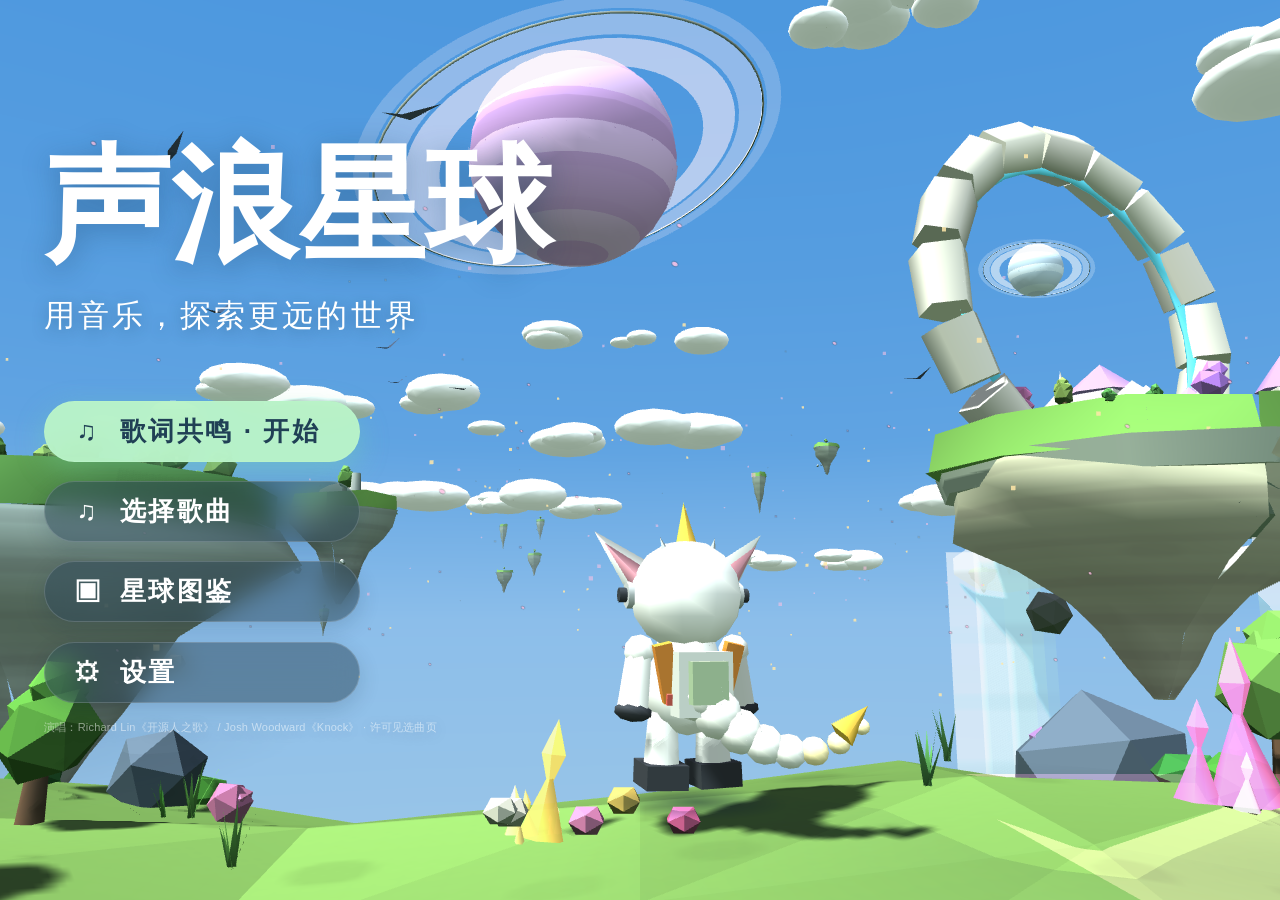
<file: index.html>
<!doctype html>
<html lang="zh-CN">
<head>
<meta charset="UTF-8" />
<meta name="viewport" content="width=device-width,initial-scale=1.0,user-scalable=no" />
<link rel="icon" href="data:," />
<title>声浪星球 · Soundwave Planet</title>
<link rel="stylesheet" href="causeway-visual.css" />
<style>
  *{box-sizing:border-box;-webkit-tap-highlight-color:transparent}
  html,body{margin:0;height:100%;overflow:hidden;background:#BFE9FF;
    font-family:-apple-system,BlinkMacSystemFont,"PingFang SC","Microsoft YaHei",sans-serif;
    -webkit-font-smoothing:antialiased;user-select:none}
  #stage{position:fixed;inset:0}
  canvas{display:block}

  /* ============ HUD 容器 ============ */
  #huds{position:fixed;inset:0;pointer-events:none;z-index:10}
  .hudLayer{ --px: calc(100vh / 941); position:absolute;inset:0;overflow:hidden }
  .quad{position:absolute;width:50%;height:50%;overflow:hidden}
  .quad.q0{left:0;top:0} .quad.q1{left:50%;top:0}
  .quad.q2{left:0;top:50%} .quad.q3{left:50%;top:50%}
  .quad>.hudLayer{width:100vw;height:100vh;inset:auto;left:0;top:0;
    transform:scale(.5);transform-origin:0 0}

  #divider{position:absolute;inset:0;display:none;pointer-events:none;z-index:12}
  #divider.on{display:block}
  #divider:before{content:"";position:absolute;left:calc(50% - 2.5px);top:0;width:5px;height:100%;background:#fff}
  #divider:after{content:"";position:absolute;top:calc(50% - 2.5px);left:0;height:5px;width:100%;background:#fff}

  /* ============ 通用玻璃卡 ============ */
  .glass{
    background:rgba(28,60,88,.44);
    border:calc(1px) solid rgba(255,255,255,.14);
    backdrop-filter:blur(14px);-webkit-backdrop-filter:blur(14px);
    border-radius:calc(26 * var(--px));
    box-shadow:0 calc(10 * var(--px)) calc(30 * var(--px)) rgba(14,35,54,.18);
  }
  .hud{position:absolute;pointer-events:none}
  h1,h2,p{margin:0}

  /* ---------- 音乐卡 ---------- */
  .music{left:calc(40*var(--px));top:calc(44*var(--px));
    width:calc(372*var(--px));height:calc(134*var(--px));
    padding:calc(24*var(--px));display:flex;gap:calc(22*var(--px));align-items:center}
  .music .cover{width:calc(86*var(--px));height:calc(86*var(--px));border-radius:calc(18*var(--px));
    flex:0 0 auto;position:relative;overflow:hidden;
    background:linear-gradient(150deg,#F6C3CE,#8E6BA6 58%,#3E3660)}
  .music .cover:after{content:"";position:absolute;inset:0;
    background:radial-gradient(circle at 64% 26%,rgba(255,244,218,.95) 0 13%,rgba(255,244,218,0) 44%)}
  .music .meta{flex:1;min-width:0}
  .music .meta .t{font-size:calc(30*var(--px));font-weight:700;color:#fff;letter-spacing:.02em;
    line-height:1.1;white-space:nowrap;overflow:hidden;text-overflow:ellipsis}
  .music .meta .a{font-size:calc(21*var(--px));font-weight:500;color:rgba(255,255,255,.78);margin-top:calc(3*var(--px))}
  .music .meta .time{font-size:calc(18*var(--px));font-weight:500;color:rgba(255,255,255,.74);
    margin-top:calc(8*var(--px));letter-spacing:.04em}
  .wave{display:flex;align-items:flex-end;gap:calc(3*var(--px));height:calc(20*var(--px));margin-top:calc(6*var(--px))}
  .wave i{width:calc(3*var(--px));border-radius:calc(2*var(--px));background:rgba(168,238,255,.95);display:block}
  .wave i.dim{background:rgba(255,255,255,.30)}

  /* ---------- 任务卡 ---------- */
  .task{right:calc(66*var(--px));top:calc(36*var(--px));
    width:calc(340*var(--px));padding:calc(26*var(--px)) calc(28*var(--px))}
  .task .h{font-size:calc(28*var(--px));font-weight:700;color:#fff;margin-bottom:calc(12*var(--px));
    letter-spacing:.05em}
  .task .li{display:flex;align-items:center;gap:calc(14*var(--px));
    font-size:calc(23*var(--px));color:rgba(255,255,255,.90);font-weight:500;padding:calc(7*var(--px)) 0}
  .task .li .box{width:calc(20*var(--px));height:calc(20*var(--px));flex:0 0 auto;
    border:calc(2.4*var(--px)) solid rgba(255,255,255,.55);border-radius:calc(5*var(--px))}
  .task .li .box.done{background:rgba(168,238,255,.92);border-color:rgba(168,238,255,.92)}
  .task .li span{flex:1}
  .task .li b{font-weight:600;color:#fff;font-variant-numeric:tabular-nums}

  /* ---------- 资源栏 ---------- */
  .res{right:calc(150*var(--px));top:calc(40*var(--px));display:flex;gap:calc(34*var(--px));
    padding:calc(18*var(--px)) calc(32*var(--px))}
  .res i{display:flex;align-items:center;gap:calc(13*var(--px));font-style:normal;
    font-size:calc(24*var(--px));font-weight:600;color:#fff;font-variant-numeric:tabular-nums}
  .res i em{width:calc(20*var(--px));height:calc(20*var(--px));border-radius:calc(6*var(--px));
    transform:rotate(45deg);display:block}

  /* ---------- 圆钮（M3-OP：虚拟摇杆 .stick 已移除，换道改由半区轻点/← →）---------- */
  .rbtns{right:calc(150*var(--px));bottom:calc(56*var(--px));display:flex;align-items:center;gap:calc(24*var(--px))}
  .rbtns b{width:calc(76*var(--px));height:calc(76*var(--px));border-radius:50%;
    border:calc(2.5*var(--px)) solid rgba(255,255,255,.34);background:rgba(255,255,255,.13);
    backdrop-filter:blur(8px);display:flex;align-items:center;justify-content:center;
    color:#fff;font-size:calc(30*var(--px));font-weight:600}
  .rbtns b.big{width:calc(104*var(--px));height:calc(104*var(--px));background:rgba(255,255,255,.20);
    font-size:calc(40*var(--px))}
  /* 参考图右缘中部的独立跑步圆钮 */
  .runbtn{right:calc(66*var(--px));top:42%;transform:translateY(-50%)}
  .runbtn b{width:calc(86*var(--px));height:calc(86*var(--px));border-radius:50%;
    border:calc(2.5*var(--px)) solid rgba(255,255,255,.34);display:flex;align-items:center;justify-content:center;
    color:#fff;font-size:calc(32*var(--px));font-weight:600}
  /* ---------- M3-CW ·《超频长阶》常驻「同调」圆钮（触摸长按屏幕的兜底通道）---------- */
  .cwres{right:calc(150*var(--px));bottom:calc(150*var(--px))}
  .cwres b{width:calc(126*var(--px));height:calc(126*var(--px));border-radius:50%;
    border:calc(2.5*var(--px)) solid rgba(140,255,200,.34);background:rgba(140,255,200,.16);
    backdrop-filter:blur(8px);display:flex;align-items:center;justify-content:center;
    color:#fff;font-size:calc(26*var(--px));font-weight:700;letter-spacing:.04em;
    transition:background .10s,border-color .10s,transform .10s}
  .cwres b.on{background:rgba(140,255,200,.58);border-color:rgba(140,255,200,.95);transform:scale(1.08)}
  /* ---------- M3-CW · 单赛道操作提示：移到画面上方天空区（不遮挡近场障碍） ---------- */
  .hud.cwhint{left:50%;top:calc(128*var(--px));transform:translateX(-50%);
    padding:calc(12*var(--px)) calc(30*var(--px));font-size:calc(23*var(--px));letter-spacing:.03em;
    opacity:.88}
  .hud.cwhint kbd{padding:calc(3*var(--px)) calc(12*var(--px));font-size:calc(20*var(--px))}

  /* ---------- M3-CW · 音游 HUD（惰性层：仅进入 causeway 时创建并显示） ---------- */
  #cwhud{--px:calc(100vh / 941);position:fixed;inset:0;z-index:12;pointer-events:none;
    display:none;color:#fff;font-family:inherit;user-select:none;-webkit-user-select:none}
  #cwhud.on{display:block}
  #cwhud .bar{position:absolute;left:0;right:0;top:0;height:calc(7*var(--px));background:rgba(255,255,255,.10)}
  #cwhud .bar i{display:block;height:100%;width:0;
    background:linear-gradient(90deg,#18E0FF,#8CFFC8,#FF4FD8);
    box-shadow:0 0 calc(14*var(--px)) rgba(140,255,200,.65)}
  #cwhud .sc{position:absolute;right:calc(40*var(--px));top:calc(38*var(--px));text-align:right;
    text-shadow:0 calc(3*var(--px)) calc(16*var(--px)) rgba(0,0,0,.55)}
  #cwhud .sc b{display:block;font-size:calc(56*var(--px));font-weight:800;letter-spacing:.02em;line-height:1.05}
  #cwhud .sc s{display:block;font-size:calc(24*var(--px));font-weight:700;text-decoration:none;
    color:rgba(255,255,255,.72);margin-top:calc(6*var(--px))}
  #cwhud .cmb{position:absolute;left:calc(46*var(--px));top:calc(430*var(--px));
    text-shadow:0 calc(6*var(--px)) calc(26*var(--px)) rgba(0,0,0,.5)}
  #cwhud .cmb b{display:block;font-size:calc(104*var(--px));font-weight:800;line-height:.98}
  #cwhud .cmb s{display:block;font-size:calc(22*var(--px));font-weight:700;letter-spacing:.22em;
    text-decoration:none;color:rgba(255,255,255,.60)}
  #cwhud .jd{position:absolute;left:50%;top:calc(390*var(--px));transform:translate(-50%,-50%) scale(.86);
    font-size:calc(70*var(--px));font-weight:800;letter-spacing:.08em;opacity:0}
  #cwhud .jd.perfect{color:#8CFFC8;text-shadow:0 0 calc(30*var(--px)) rgba(140,255,200,.85)}
  #cwhud .jd.good{color:#FFE27A;text-shadow:0 0 calc(30*var(--px)) rgba(255,226,122,.75)}
  #cwhud .jd.miss{color:#FF6B8A;text-shadow:0 0 calc(30*var(--px)) rgba(255,107,138,.75)}
  #cwhud .jd.pop{opacity:1;transform:translate(-50%,-50%) scale(1);
    transition:opacity .10s ease,transform .10s ease}
  #cwhud .ly{position:absolute;left:calc(46*var(--px));top:calc(700*var(--px));
    display:flex;flex-direction:column;gap:calc(10*var(--px))}
  #cwhud .ly b{padding:calc(7*var(--px)) calc(22*var(--px));border-radius:calc(999*var(--px));
    font-size:calc(24*var(--px));font-weight:800;letter-spacing:.14em;
    border:calc(2*var(--px)) solid rgba(255,255,255,.20);color:rgba(255,255,255,.46);
    background:rgba(255,255,255,.05);transition:background .10s,color .10s,border-color .10s}
  #cwhud .ly b.on{color:#fff}
  #cwhud .ly b.lo.on{background:rgba(24,224,255,.34);border-color:rgba(24,224,255,.85)}
  #cwhud .ly b.hi.on{background:rgba(255,79,216,.34);border-color:rgba(255,79,216,.85)}
  #cwhud .orb{position:absolute;right:calc(40*var(--px));top:calc(168*var(--px));
    font-size:calc(26*var(--px));font-weight:700;color:rgba(255,255,255,.78);
    text-shadow:0 calc(3*var(--px)) calc(14*var(--px)) rgba(0,0,0,.5)}
  /* P4 · 预判窗口提示（段落交界前 2 拍出现；走向符号 ↑ 上行 / ↓ 下行 / ~ 持续） */
  #cwhud .ant{position:absolute;left:50%;top:calc(210*var(--px));transform:translateX(-50%) scale(.94);
    display:none;align-items:center;gap:calc(14*var(--px));
    padding:calc(9*var(--px)) calc(26*var(--px));border-radius:calc(999*var(--px));
    background:rgba(10,4,24,.55);border:calc(2*var(--px)) solid rgba(255,255,255,.30);
    font-size:calc(24*var(--px));font-weight:800;letter-spacing:.10em;color:#fff;
    text-shadow:0 calc(3*var(--px)) calc(14*var(--px)) rgba(0,0,0,.5);transition:border-color .12s,box-shadow .12s}
  #cwhud .ant.on{display:flex}
  #cwhud .ant b{font-size:calc(42*var(--px));line-height:1}
  #cwhud .ant em{font-style:normal;color:rgba(255,255,255,.62);font-size:calc(21*var(--px));letter-spacing:.06em}
  #cwhud .ant.ok{border-color:rgba(140,255,200,.95);box-shadow:0 0 calc(26*var(--px)) rgba(140,255,200,.55)}
  #cwhud .ant i{display:block;height:calc(5*var(--px));width:calc(120*var(--px));border-radius:calc(999*var(--px));
    background:rgba(255,255,255,.18);overflow:hidden}
  #cwhud .ant i s{display:block;height:100%;width:0;background:linear-gradient(90deg,#18E0FF,#8CFFC8)}
  /* P4 · 实时倍率（同调 mult × 预判 amo）；仅 >1.0 时显示，不占常规画面 */
  #cwhud .mz{position:absolute;right:calc(40*var(--px));top:calc(206*var(--px));
    display:none;font-size:calc(25*var(--px));font-weight:800;letter-spacing:.03em;
    color:#8CFFC8;text-shadow:0 calc(3*var(--px)) calc(16*var(--px)) rgba(0,0,0,.55)}
  #cwhud .mz.on{display:block}
  #cwhud .mz b{color:#FFE27A;font-weight:800}
  /* P4 · 当前镜头名（仅调试 / 固定追尾辅助时显示，不污染常规截图） */
  #cwhud .lens{position:absolute;left:50%;bottom:calc(34*var(--px));transform:translateX(-50%);
    display:none;font-size:calc(21*var(--px));font-weight:700;letter-spacing:.22em;
    color:rgba(255,255,255,.60);text-shadow:0 calc(3*var(--px)) calc(14*var(--px)) rgba(0,0,0,.5)}
  #cwhud .lens.on{display:block}
  /* ---------------- M3-CW · P5 结算面板（纯 DOM 覆盖层，零 3D / 零漂移） ---------------- */
  #cwres{--px:calc(100vh / 941);position:fixed;inset:0;z-index:20;display:none;
    align-items:center;justify-content:center;pointer-events:none;
    background:radial-gradient(circle at 50% 42%,rgba(8,4,22,.70),rgba(3,2,10,.90))}
  #cwres.on{display:flex;pointer-events:auto}
  #cwres .card{width:calc(760*var(--px));padding:calc(44*var(--px)) calc(54*var(--px)) calc(40*var(--px));
    border-radius:calc(36*var(--px));background:rgba(14,8,34,.86);
    border:calc(2*var(--px)) solid rgba(140,255,200,.26);text-align:center;color:#fff;
    box-shadow:0 calc(32*var(--px)) calc(96*var(--px)) rgba(0,0,0,.58);backdrop-filter:blur(10px)}
  #cwres .hd{font-size:calc(27*var(--px));font-weight:700;letter-spacing:.14em;color:rgba(255,255,255,.74)}
  #cwres .rk{font-size:calc(184*var(--px));font-weight:800;line-height:.98;letter-spacing:.02em;
    margin:calc(4*var(--px)) 0 calc(6*var(--px))}
  #cwres .rk.S{color:#8CFFC8;text-shadow:0 0 calc(60*var(--px)) rgba(140,255,200,.72)}
  #cwres .rk.A{color:#7DE8FF;text-shadow:0 0 calc(54*var(--px)) rgba(125,232,255,.66)}
  #cwres .rk.B{color:#FFE27A;text-shadow:0 0 calc(48*var(--px)) rgba(255,226,122,.58)}
  #cwres .rk.C{color:#E88A8A;text-shadow:0 0 calc(44*var(--px)) rgba(232,138,138,.52)}
  #cwres .sc{font-size:calc(62*var(--px));font-weight:800;font-variant-numeric:tabular-nums;line-height:1.05}
  #cwres .sc s{display:block;font-size:calc(19*var(--px));font-weight:700;letter-spacing:.28em;
    color:rgba(255,255,255,.44);text-decoration:none;margin-top:calc(4*var(--px))}
  #cwres .grid{display:flex;justify-content:center;gap:calc(38*var(--px));
    margin:calc(26*var(--px)) 0 calc(4*var(--px))}
  #cwres .grid i{font-style:normal;min-width:calc(140*var(--px))}
  #cwres .grid i b{display:block;font-size:calc(38*var(--px));font-weight:800;font-variant-numeric:tabular-nums}
  #cwres .grid i s{display:block;font-size:calc(18*var(--px));font-weight:700;letter-spacing:.16em;
    color:rgba(255,255,255,.44);text-decoration:none;margin-top:calc(7*var(--px))}
  #cwres .judges{margin-top:calc(22*var(--px));font-size:calc(23*var(--px));font-weight:700;
    letter-spacing:.06em;font-variant-numeric:tabular-nums}
  #cwres .judges .p{color:#7DE8FF} #cwres .judges .g{color:#9BE8A8} #cwres .judges .m{color:#E88A8A}
  #cwres .ant{margin-top:calc(12*var(--px));font-size:calc(20*var(--px));font-weight:700;
    letter-spacing:.10em;color:rgba(255,255,255,.52);font-variant-numeric:tabular-nums}
  #cwres .bts{display:flex;justify-content:center;gap:calc(24*var(--px));margin-top:calc(38*var(--px))}
  #cwres .bts b{padding:calc(15*var(--px)) calc(44*var(--px));border-radius:calc(999*var(--px));
    font-size:calc(25*var(--px));font-weight:700;letter-spacing:.10em;cursor:pointer;
    border:calc(2*var(--px)) solid rgba(255,255,255,.32);background:rgba(255,255,255,.12);color:#fff;
    transition:background .12s,border-color .12s,transform .12s}
  #cwres .bts b:hover{background:rgba(255,255,255,.22);transform:translateX(calc(4*var(--px)))}
  #cwres .bts b.pri{border-color:rgba(140,255,200,.72);background:rgba(140,255,200,.20);
    box-shadow:0 0 calc(30*var(--px)) rgba(140,255,200,.34)}
  /* ---------------- P0 · 模块A 节拍条（跨场景可见节拍，纯 DOM / 零 draw call） ---------------- */
  #beatbar{--px:calc(100vh / 941);position:fixed;left:50%;bottom:calc(20*var(--px));
    transform:translateX(-50%);width:min(54vw,calc(620*var(--px)));z-index:11;pointer-events:none;
    opacity:0;transition:opacity .25s ease}
  #beatbar.on{opacity:1}
  #beatbar .trk{position:relative;height:calc(9*var(--px));border-radius:calc(999*var(--px));
    background:rgba(255,255,255,.10);box-shadow:inset 0 0 0 calc(1*var(--px)) rgba(255,255,255,.16);
    overflow:hidden;transition:box-shadow .12s ease}
  #beatbar .trk.near{box-shadow:inset 0 0 0 calc(1*var(--px)) rgba(140,255,200,.85),
    0 0 calc(22*var(--px)) rgba(140,255,200,.45)}
  #beatbar .trk u{position:absolute;top:0;bottom:0;width:calc(1*var(--px));background:rgba(255,255,255,.26)}
  #beatbar .trk u.t0{left:0} #beatbar .trk u.t1{left:100%;transform:translateX(-100%)}
  #beatbar .trk u.mid{left:50%;background:rgba(140,255,200,.55)}
  #beatbar .trk i{position:absolute;top:calc(-4*var(--px));bottom:calc(-4*var(--px));left:0;
    width:calc(3*var(--px));border-radius:calc(2*var(--px));background:#EAFBFF;
    box-shadow:0 0 calc(12*var(--px)) rgba(234,251,255,.92);transform:translateX(-50%)}
  #beatbar .pulse{position:absolute;left:50%;bottom:calc(20*var(--px));width:calc(14*var(--px));
    height:calc(14*var(--px));border-radius:50%;background:#18E0FF;opacity:0;
    box-shadow:0 0 calc(20*var(--px)) rgba(24,224,255,.85);transform:translateX(-50%) scale(.8)}
  /* ---------------- P0 · Feedback 反馈浮字（跨场景判定飘字，纯 DOM） ---------------- */
  #fdbk{--px:calc(100vh / 941);position:fixed;left:50%;bottom:calc(66*var(--px));z-index:11;pointer-events:none}
  #fdbk .pop{position:absolute;left:0;bottom:0;transform:translate(-50%,0) scale(1);opacity:0;
    font-size:calc(38*var(--px));font-weight:800;letter-spacing:.10em;white-space:nowrap;
    text-shadow:0 calc(3*var(--px)) calc(16*var(--px)) rgba(0,0,0,.55)}
  #fdbk .pop.perfect{color:#8CFFC8} #fdbk .pop.good{color:#FFE27A} #fdbk .pop.miss{color:#FF6B8A}
  .side{right:calc(66*var(--px));top:50%;transform:translateY(-50%);
    display:flex;flex-direction:column;gap:calc(22*var(--px))}
  .side b{width:calc(96*var(--px));height:calc(96*var(--px));border-radius:calc(26*var(--px));
    display:flex;align-items:center;justify-content:center;font-size:calc(42*var(--px));
    color:rgba(255,255,255,.92)}

  /* ---------- 洞穴收集提示 ---------- */
  .prompt{left:calc(50% + 140*var(--px));transform:translateX(-50%);top:calc(560*var(--px));
    padding:calc(22*var(--px)) calc(46*var(--px));display:flex;align-items:center;gap:calc(22*var(--px));
    font-size:calc(28*var(--px));font-weight:600;color:#fff;letter-spacing:.04em;white-space:nowrap}
  .prompt kbd{background:rgba(255,255,255,.94);color:#22384C;border-radius:calc(9*var(--px));
    padding:calc(4*var(--px)) calc(15*var(--px));font-size:calc(24*var(--px));font-weight:800;
    font-family:inherit;box-shadow:0 calc(3*var(--px)) 0 rgba(0,0,0,.16)}
  .prompt em{color:#7DE8FF;font-style:normal;font-size:calc(34*var(--px))}

  /* ---------- 小地图 ---------- */
  .map{right:calc(130*var(--px));bottom:calc(56*var(--px));width:calc(236*var(--px));
    display:flex;flex-direction:column;align-items:center;gap:calc(18*var(--px))}
  .map .dial{width:calc(236*var(--px));height:calc(236*var(--px));border-radius:50%;
    background:radial-gradient(circle at 50% 42%,rgba(228,244,248,.60),rgba(198,222,234,.36) 70%,rgba(188,214,228,.22));
    border:calc(3*var(--px)) solid rgba(255,255,255,.44);backdrop-filter:blur(8px);
    position:relative;overflow:hidden}
  .map .dial:before{content:"";position:absolute;inset:calc(24*var(--px));
    border-radius:50%;border:calc(1.6*var(--px)) dashed rgba(60,110,140,.26)}
  .map .dial:after{content:"";position:absolute;left:50%;top:calc(50% - 8*var(--px));
    width:0;height:0;margin-left:calc(-20*var(--px));
    border-left:calc(20*var(--px)) solid transparent;border-right:calc(20*var(--px)) solid transparent;
    border-bottom:calc(38*var(--px)) solid #fff;
    filter:drop-shadow(0 calc(3*var(--px)) calc(6*var(--px)) rgba(40,70,95,.35))}
  .map .label{font-size:calc(28*var(--px));font-weight:700;color:#fff;
    text-shadow:0 calc(3*var(--px)) calc(11*var(--px)) rgba(30,60,85,.55);letter-spacing:.20em}

  /* ---------- HOME 标题菜单 ---------- */
  .title{left:calc(46*var(--px));top:calc(150*var(--px))}
  .title h1{font-size:calc(132*var(--px));font-weight:800;color:#fff;letter-spacing:.01em;
    line-height:1;text-shadow:0 calc(6*var(--px)) calc(30*var(--px)) rgba(24,64,96,.38)}
  .title p{font-size:calc(32*var(--px));font-weight:500;color:#fff;
    margin-top:calc(28*var(--px));letter-spacing:.10em;
    text-shadow:0 calc(3*var(--px)) calc(16*var(--px)) rgba(24,64,96,.42)}
  .menu{margin-top:calc(66*var(--px));display:flex;flex-direction:column;gap:calc(20*var(--px))}
  .menu button{width:calc(330*var(--px));height:calc(64*var(--px));border-radius:calc(999*var(--px));
    border:calc(1.5px) solid rgba(255,255,255,.16);background:rgba(42,70,88,.50);
    backdrop-filter:blur(13px);color:#fff;font-family:inherit;cursor:pointer;
    font-size:calc(27*var(--px));font-weight:600;letter-spacing:.10em;
    display:flex;align-items:center;gap:calc(18*var(--px));padding-left:calc(30*var(--px));
    transition:transform .16s,background .16s;pointer-events:auto;
    box-shadow:0 calc(7*var(--px)) calc(22*var(--px)) rgba(14,35,54,.16)}
  .menu button:hover{transform:translateX(calc(6*var(--px)))}
  .menu button.primary{background:rgba(186,244,200,.96);color:#204055;border-color:rgba(186,244,200,.96);
    box-shadow:0 calc(10*var(--px)) calc(30*var(--px)) rgba(120,220,170,.36)}
  .menu button .ic{font-size:calc(28*var(--px));width:calc(30*var(--px));text-align:center}

  /* ============ 开发调试层 ============ */
  #cmp{position:fixed;inset:0;z-index:13;display:none;pointer-events:none}
  #cmp.on{display:block}
  #cmp img{width:100%;height:100%;object-fit:fill}
  #cmpbar{position:fixed;left:14px;bottom:14px;z-index:14;display:none;gap:8px;align-items:center;
    background:rgba(10,18,28,.72);color:#fff;padding:8px 12px;border-radius:10px;font-size:12px}
  #cmpbar.on{display:flex}
  #dbg{position:fixed;right:10px;bottom:10px;z-index:20;display:none;
    background:rgba(10,18,28,.76);color:#9fe8ff;font:11px/1.5 ui-monospace,Menlo,monospace;
    padding:8px 10px;border-radius:8px;max-width:44vw;white-space:pre-wrap}
  #dbg.on{display:block}
  .flash{position:fixed;inset:0;background:#fff;opacity:0;pointer-events:none;z-index:11;transition:opacity .1s}

  /* ---------------- P1 · 曲目选择浮层（「换歌即换关」的入口，纯 DOM / 零 draw call） ------------- */
  #songsel{--px:calc(100vh / 941);position:fixed;inset:0;z-index:22;display:none;
    align-items:center;justify-content:center;pointer-events:none;
    background:radial-gradient(circle at 50% 40%,rgba(8,4,22,.74),rgba(3,2,10,.92))}
  #songsel.on{display:flex;pointer-events:auto}
  #songsel .card{width:calc(880*var(--px));max-height:calc(100vh - 24px);overflow:auto;
    padding:calc(38*var(--px)) calc(46*var(--px)) calc(34*var(--px));
    border-radius:calc(34*var(--px));background:rgba(14,8,34,.88);
    border:calc(2*var(--px)) solid rgba(140,255,200,.24);color:#fff;
    box-shadow:0 calc(32*var(--px)) calc(96*var(--px)) rgba(0,0,0,.58);backdrop-filter:blur(10px)}
  #songsel .hd{font-size:calc(30*var(--px));font-weight:800;letter-spacing:.10em}
  #songsel .sub{margin-top:calc(8*var(--px));font-size:calc(20*var(--px));font-weight:600;
    letter-spacing:.04em;color:rgba(255,255,255,.56)}
  #songsel .list{margin-top:calc(24*var(--px));display:flex;flex-direction:column;gap:calc(14*var(--px))}
  #songsel .tk{display:flex;align-items:center;gap:calc(22*var(--px));
    padding:calc(18*var(--px)) calc(26*var(--px));border-radius:calc(22*var(--px));
    border:calc(2*var(--px)) solid rgba(255,255,255,.16);background:rgba(255,255,255,.06);
    cursor:pointer;transition:background .12s,border-color .12s,transform .12s}
  #songsel .tk:hover{background:rgba(140,255,200,.12);border-color:rgba(140,255,200,.52);
    transform:translateX(calc(6*var(--px)))}
  #songsel .tk.cur{border-color:rgba(140,255,200,.80);background:rgba(140,255,200,.16)}
  #songsel .tk.off{opacity:.44;cursor:not-allowed}
  #songsel .tk.off:hover{background:rgba(255,255,255,.06);border-color:rgba(255,255,255,.16);transform:none}
  #songsel .tk .nm{flex:1;min-width:0}
  #songsel .tk .nm b{display:block;font-size:calc(30*var(--px));font-weight:800;letter-spacing:.02em}
  #songsel .tk .nm s{display:block;text-decoration:none;margin-top:calc(6*var(--px));
    font-size:calc(19*var(--px));font-weight:600;color:rgba(255,255,255,.52)}
  #songsel .tk .mt{text-align:right;font-variant-numeric:tabular-nums;white-space:nowrap}
  #songsel .tk .mt b{display:block;font-size:calc(24*var(--px));font-weight:800}
  #songsel .tk .mt s{display:block;text-decoration:none;font-size:calc(18*var(--px));
    font-weight:700;letter-spacing:.12em;color:rgba(255,255,255,.44);margin-top:calc(4*var(--px))}
  #songsel .tags{margin-top:calc(10*var(--px));display:flex;flex-wrap:wrap;gap:calc(8*var(--px))}
  #songsel .tags i{font-style:normal;font-size:calc(17*var(--px));font-weight:700;
    letter-spacing:.06em;padding:calc(5*var(--px)) calc(14*var(--px));border-radius:calc(999*var(--px));
    border:calc(2*var(--px)) solid rgba(125,232,255,.42);background:rgba(125,232,255,.14);color:#BFEFFF}
  #songsel .tk.off .tags i{border-color:rgba(255,255,255,.24);background:rgba(255,255,255,.08);
    color:rgba(255,255,255,.60)}
  #songsel .bts{display:flex;justify-content:center;margin-top:calc(26*var(--px))}
  #songsel .bts b{padding:calc(14*var(--px)) calc(42*var(--px));border-radius:calc(999*var(--px));
    font-size:calc(24*var(--px));font-weight:700;letter-spacing:.10em;cursor:pointer;
    border:calc(2*var(--px)) solid rgba(255,255,255,.32);background:rgba(255,255,255,.12);color:#fff;
    transition:background .12s}
  #songsel .bts b:hover{background:rgba(255,255,255,.22)}
  #songsel .hint{margin-top:calc(16*var(--px));text-align:center;font-size:calc(18*var(--px));
    font-weight:600;letter-spacing:.04em;color:rgba(255,255,255,.44)}
  /* ---- P5 · 上传你的歌：虚线上传行 + 分析进度条（纯 DOM / 零 draw call）---- */
  #songsel .tk.up{border-style:dashed;border-color:rgba(125,232,255,.44);background:rgba(125,232,255,.08)}
  #songsel .tk.up:hover{background:rgba(125,232,255,.16);border-color:rgba(125,232,255,.72)}
  #songsel .tk.up .mt b{font-size:calc(30*var(--px));color:#BFEFFF}
  #songsel .tk.up .tags i{border-color:rgba(140,255,200,.42);background:rgba(140,255,200,.14);color:#C8FFE4}
  #songsel .pg{margin-top:calc(16*var(--px));height:calc(10*var(--px));border-radius:calc(999*var(--px));
    background:rgba(255,255,255,.12);overflow:hidden;display:none}
  #songsel .pg.on{display:block}
  #songsel .pg i{display:block;height:100%;width:0;border-radius:calc(999*var(--px));
    background:linear-gradient(90deg,#7DE8FF,#8CFFC8);transition:width .12s linear}
  #songsel .pg.bad i{background:#FF7A7A}
  #songsel .pgt{margin-top:calc(8*var(--px));text-align:center;font-size:calc(18*var(--px));
    font-weight:700;letter-spacing:.04em;color:rgba(255,255,255,.52);display:none}
  #songsel .pgt.on{display:block}

  /* ============ P7 · 浮层：星球图鉴（Codex） / 设置（Settings） ============
     范式与 #songsel 完全一致（见上）：body 级兄弟 + 惰性构建 + .on 显隐 ⇒ 对定帧画面 /
     draw call / SHOWCASE 四宫格**零影响**。z-index 22 与 #songsel 同层（三者互斥，不同时开）。 */
  #codex, #settings{--px:calc(100vh / 941);position:fixed;inset:0;z-index:22;display:none;
    align-items:center;justify-content:center;pointer-events:none;
    background:radial-gradient(circle at 50% 40%,rgba(8,4,22,.74),rgba(3,2,10,.92))}
  #codex.on, #settings.on{display:flex;pointer-events:auto}
  #codex .card, #settings .card{max-height:calc(884*var(--px));overflow:auto;
    padding:calc(30*var(--px)) calc(44*var(--px)) calc(24*var(--px));
    border-radius:calc(34*var(--px));background:rgba(14,8,34,.88);
    border:calc(2*var(--px)) solid rgba(140,255,200,.24);color:#fff;
    box-shadow:0 calc(32*var(--px)) calc(96*var(--px)) rgba(0,0,0,.58);backdrop-filter:blur(10px)}
  /* 两栏"图鉴/设置页"版式：视口很宽（16:9）而卡片居中 ⇒ 单栏会把内容挤到折叠线以下，
     故一律排成左右两栏，一屏看全（窄窗口时 max-height + overflow 兜底可滚动）。 */
  #codex .card{width:calc(1600*var(--px))}
  #settings .card{width:calc(1320*var(--px))}
  #codex .cols, #settings .cols{display:grid;
    grid-template-columns:1.1fr 1fr;gap:0 calc(44*var(--px));
    margin-top:calc(4*var(--px))}
  #codex .cols .sec, #settings .cols .sec{margin-top:calc(20*var(--px))}
  #codex .hd, #settings .hd{font-size:calc(28*var(--px));font-weight:800;letter-spacing:.10em}
  #codex .sub, #settings .sub{margin-top:calc(6*var(--px));font-size:calc(19*var(--px));font-weight:600;
    letter-spacing:.04em;color:rgba(255,255,255,.56)}
  #codex .sec, #settings .sec{margin-top:calc(18*var(--px));font-size:calc(20*var(--px));font-weight:800;
    letter-spacing:.20em;color:rgba(140,255,200,.86)}
  #codex .bts, #settings .bts{display:flex;justify-content:center;gap:calc(20*var(--px));
    margin-top:calc(18*var(--px))}
  #codex .bts b, #settings .bts b{padding:calc(14*var(--px)) calc(40*var(--px));
    border-radius:calc(999*var(--px));font-size:calc(24*var(--px));font-weight:700;letter-spacing:.10em;
    cursor:pointer;border:calc(2*var(--px)) solid rgba(255,255,255,.32);
    background:rgba(255,255,255,.12);color:#fff;transition:background .12s,border-color .12s,transform .12s}
  #codex .bts b:hover, #settings .bts b:hover{background:rgba(255,255,255,.22)}
  #codex .bts b.warn{border-color:rgba(232,138,138,.62);background:rgba(232,138,138,.16)}
  #codex .bts b.warn:hover{background:rgba(232,138,138,.26)}
  #codex .hint, #settings .hint{margin-top:calc(8*var(--px));text-align:center;
    font-size:calc(17*var(--px));font-weight:600;letter-spacing:.04em;color:rgba(255,255,255,.44)}

  /* ---- 图鉴：曲目卡（复用 #songsel .tk 语汇）+ S/A/B/C 徽标（配色同 #cwres .rk）----
     版式刻意定为「固定 3 行 + 右侧定宽徽标」：战绩文本长度会随通关变化，若让它参与宽度分配，
     行高会被战绩撑开、把机制区顶到折叠线以下（实测过）。故战绩一律进 tags 行当一枚 chip。 */
  #codex .tracks{margin-top:calc(14*var(--px));display:flex;flex-direction:column;gap:calc(12*var(--px))}
  #codex .tk{display:flex;align-items:center;gap:calc(20*var(--px));
    padding:calc(11*var(--px)) calc(18*var(--px));border-radius:calc(18*var(--px));
    border:calc(2*var(--px)) solid rgba(255,255,255,.16);background:rgba(255,255,255,.06);
    transition:border-color .12s,background .12s}
  #codex .tk.cur{border-color:rgba(140,255,200,.60);background:rgba(140,255,200,.10)}
  #codex .tk .nm{flex:1;min-width:0}
  #codex .tk .nm b{display:block;font-size:calc(25*var(--px));font-weight:800;letter-spacing:.02em}
  #codex .tk .nm s{display:block;text-decoration:none;margin-top:calc(4*var(--px));
    font-size:calc(16*var(--px));font-weight:600;color:rgba(255,255,255,.52)}
  #codex .tags{margin-top:calc(6*var(--px));display:flex;flex-wrap:wrap;gap:calc(6*var(--px))}
  #codex .tags i{font-style:normal;font-size:calc(14*var(--px));font-weight:700;letter-spacing:.04em;
    padding:calc(3*var(--px)) calc(10*var(--px));border-radius:calc(999*var(--px));
    border:calc(2*var(--px)) solid rgba(125,232,255,.42);background:rgba(125,232,255,.14);color:#BFEFFF}
  #codex .tags i.rec{border-color:rgba(140,255,200,.50);background:rgba(140,255,200,.14);color:#C8FFE4;
    font-variant-numeric:tabular-nums}
  #codex .tags i.rec.off{border-color:rgba(255,255,255,.20);background:rgba(255,255,255,.06);
    color:rgba(255,255,255,.42)}
  #codex .tk .rk{flex:0 0 calc(54*var(--px));text-align:center;
    font-size:calc(42*var(--px));font-weight:800;line-height:1;letter-spacing:.02em}
  #codex .tk .rk.S{color:#8CFFC8;text-shadow:0 0 calc(26*var(--px)) rgba(140,255,200,.72)}
  #codex .tk .rk.A{color:#7DE8FF;text-shadow:0 0 calc(24*var(--px)) rgba(125,232,255,.66)}
  #codex .tk .rk.B{color:#FFE27A;text-shadow:0 0 calc(22*var(--px)) rgba(255,226,122,.58)}
  #codex .tk .rk.C{color:#E88A8A;text-shadow:0 0 calc(20*var(--px)) rgba(232,138,138,.52)}
  #codex .tk .rk.N{color:rgba(255,255,255,.22)}
  /* ---- 图鉴：机制卡（M1–M7）---- */
  #codex .mechGrid{margin-top:calc(14*var(--px));display:grid;
    grid-template-columns:repeat(2,1fr);gap:calc(10*var(--px))}
  #codex .mch{padding:calc(12*var(--px)) calc(15*var(--px));border-radius:calc(18*var(--px));
    border:calc(2*var(--px)) solid rgba(255,255,255,.14);background:rgba(255,255,255,.05)}
  #codex .mch b{display:block;font-size:calc(20*var(--px));font-weight:800;letter-spacing:.02em;color:#C8FFE4}
  #codex .mch s{display:block;text-decoration:none;margin-top:calc(5*var(--px));
    font-size:calc(15*var(--px));font-weight:600;line-height:1.38;color:rgba(255,255,255,.60)}
  #codex .mch u{display:inline-block;text-decoration:none;margin-top:calc(8*var(--px));
    font-size:calc(13.5*var(--px));font-weight:700;letter-spacing:.05em;
    padding:calc(2.5*var(--px)) calc(10*var(--px));border-radius:calc(999*var(--px));
    border:calc(1.5*var(--px)) solid rgba(140,255,200,.42);background:rgba(140,255,200,.12);color:#C8FFE4}

  /* ---- 设置：行 / 滑杆 / 档位 / 开关 / 键位表 ---- */
  #settings .row{display:flex;align-items:center;gap:calc(20*var(--px));
    margin-top:calc(12*var(--px));padding:calc(12*var(--px)) calc(18*var(--px));
    border-radius:calc(18*var(--px));border:calc(2*var(--px)) solid rgba(255,255,255,.12);
    background:rgba(255,255,255,.05)}
  #settings .row .lb{flex:0 0 calc(206*var(--px));font-size:calc(21*var(--px));font-weight:700;
    letter-spacing:.04em}
  #settings .row .lb s{display:block;text-decoration:none;margin-top:calc(4*var(--px));
    font-size:calc(15*var(--px));font-weight:600;color:rgba(255,255,255,.42)}
  #settings input[type=range]{-webkit-appearance:none;appearance:none;flex:1;height:calc(10*var(--px));
    border-radius:calc(999*var(--px));background:rgba(255,255,255,.18);outline:none;cursor:pointer}
  #settings input[type=range]::-webkit-slider-thumb{-webkit-appearance:none;appearance:none;
    width:calc(26*var(--px));height:calc(26*var(--px));border-radius:50%;border:0;cursor:pointer;
    background:linear-gradient(135deg,#8CFFC8,#7DE8FF);
    box-shadow:0 0 calc(16*var(--px)) rgba(140,255,200,.66)}
  #settings .val{flex:0 0 calc(76*var(--px));text-align:right;font-size:calc(20*var(--px));
    font-weight:800;font-variant-numeric:tabular-nums;color:#C8FFE4}
  #settings .seg{flex:1;display:flex;gap:calc(8*var(--px))}
  #settings .seg b{flex:1;text-align:center;padding:calc(9*var(--px)) 0;cursor:pointer;
    border-radius:calc(999*var(--px));font-size:calc(19*var(--px));font-weight:700;letter-spacing:.08em;
    border:calc(2*var(--px)) solid rgba(255,255,255,.20);background:rgba(255,255,255,.06);
    color:rgba(255,255,255,.70);transition:background .12s,border-color .12s,color .12s}
  #settings .seg b:hover{background:rgba(255,255,255,.14)}
  #settings .seg b.on{border-color:rgba(140,255,200,.80);background:rgba(140,255,200,.18);color:#fff;
    box-shadow:0 0 calc(20*var(--px)) rgba(140,255,200,.28)}
  #settings .sw{flex:1;display:flex;align-items:center;gap:calc(14*var(--px));cursor:pointer}
  #settings .sw .trk{display:block;position:relative;flex:0 0 auto;width:calc(76*var(--px));
    height:calc(36*var(--px));
    border-radius:calc(999*var(--px));border:calc(2*var(--px)) solid rgba(255,255,255,.24);
    background:rgba(255,255,255,.08);transition:background .14s,border-color .14s}
  #settings .sw .trk:after{content:"";position:absolute;left:calc(3*var(--px));top:calc(3*var(--px));
    width:calc(26*var(--px));height:calc(26*var(--px));border-radius:50%;
    background:rgba(255,255,255,.62);transition:transform .14s,background .14s}
  #settings .sw.on .trk{border-color:rgba(140,255,200,.76);background:rgba(140,255,200,.20)}
  #settings .sw.on .trk:after{transform:translateX(calc(40*var(--px)));background:#8CFFC8}
  #settings .sw .tx{font-size:calc(18*var(--px));font-weight:700;letter-spacing:.06em;
    color:rgba(255,255,255,.56)}
  #settings .sw.on .tx{color:#C8FFE4}
  #settings .keys{margin-top:calc(14*var(--px));display:grid;
    grid-template-columns:repeat(3,1fr);gap:calc(9*var(--px)) calc(18*var(--px))}
  #settings .keys i{font-style:normal;display:flex;align-items:center;gap:calc(12*var(--px));
    font-size:calc(18*var(--px));font-weight:600;color:rgba(255,255,255,.66)}
  #settings .keys kbd{font-family:inherit;font-size:calc(16*var(--px));font-weight:800;letter-spacing:.04em;
    padding:calc(4*var(--px)) calc(12*var(--px));border-radius:calc(8*var(--px));
    border:calc(1.5*var(--px)) solid rgba(255,255,255,.30);background:rgba(255,255,255,.10);color:#fff}
  #settings .note{margin-top:calc(12*var(--px));font-size:calc(16*var(--px));font-weight:600;
    line-height:1.5;letter-spacing:.02em;color:rgba(255,255,255,.40)}

  /* ---- 无障碍（P7）：大字 / 减弱动效 —— 均**只作用于 DOM**，默认不生效、零 draw call ---- */
  body.bigui #codex .hd, body.bigui #settings .hd{font-size:calc(36*var(--px))}
  body.bigui #codex .sub, body.bigui #settings .sub{font-size:calc(24*var(--px))}
  body.bigui #codex .sec, body.bigui #settings .sec{font-size:calc(24*var(--px))}
  body.bigui #codex .tk .nm b{font-size:calc(33*var(--px))}
  body.bigui #codex .tk .nm s, body.bigui #codex .mch s{font-size:calc(21*var(--px))}
  body.bigui #codex .mch b{font-size:calc(26*var(--px))}
  body.bigui #settings .row .lb{font-size:calc(25*var(--px))}
  body.bigui #settings .keys i, body.bigui #settings .seg b{font-size:calc(22*var(--px))}
  body.bigui #codex .hint, body.bigui #settings .hint{font-size:calc(21*var(--px))}
  body.rm #codex .card, body.rm #settings .card, body.rm #songsel .card,
  body.rm #codex .bts b, body.rm #settings .bts b, body.rm #settings .seg b,
  body.rm #settings .sw .trk, body.rm #settings .sw .trk:after,
  body.rm #songsel .tk, body.rm #codex .tk{transition:none}
  body.rm #codex .bts b:hover, body.rm #settings .bts b:hover,
  body.rm #songsel .tk:hover, body.rm #codex .tk:hover,
  body.rm .menu button:hover, body.rm #cwres .bts b:hover{transform:none}

  /* ---- P2·CWMech：运行时机制表现层（纯 DOM / 零 draw call；M1 开闸 / M2 DROP 大字 / M5 航线 chip）---- */
  #cwmech{--px:calc(100vh / 941);position:fixed;inset:0;pointer-events:none;z-index:15;
    opacity:0;transition:opacity .2s;font-family:inherit}
  #cwmech.on{opacity:1}
  #cwmech .ban{position:absolute;left:50%;top:24%;transform:translate(-50%,0);opacity:0;
    font-size:calc(78*var(--px));font-weight:800;letter-spacing:.16em;white-space:nowrap;color:#fff;
    text-shadow:0 0 calc(24*var(--px)) rgba(125,232,255,.9),0 0 calc(60*var(--px)) rgba(125,232,255,.5)}
  #cwmech .ban.over{color:#FFE9A8;text-shadow:0 0 calc(24*var(--px)) rgba(255,196,64,.9),0 0 calc(60*var(--px)) rgba(255,196,64,.5)}
  #cwmech .ban.drop{color:#FFB3B3;text-shadow:0 0 calc(28*var(--px)) rgba(255,64,96,.95),0 0 calc(72*var(--px)) rgba(255,64,96,.55)}
  #cwmech .lane{position:absolute;left:50%;bottom:12%;transform:translateX(-50%);opacity:0;
    padding:calc(10*var(--px)) calc(28*var(--px));border-radius:calc(999*var(--px));
    font-size:calc(22*var(--px));font-weight:700;letter-spacing:.08em;
    border:calc(2*var(--px)) solid rgba(125,232,255,.5);background:rgba(20,40,60,.5);color:#BFEFFF;
    transition:opacity .18s,background .12s,border-color .12s}
  #cwmech .lane.on{opacity:1}
  #cwmech .lane.hit{background:rgba(125,232,255,.28);border-color:rgba(125,232,255,.95);color:#fff}
</style>
</head>
<body>
<div id="stage"></div>
<div class="flash" id="flash"></div>
<div id="huds"></div>
<div id="divider"></div>
<div id="cmp"><img id="cmpimg" alt="" /></div>
<div id="cmpbar">对比叠加 <input id="cmpslider" type="range" min="0" max="100" value="50" /><span id="cmpval">50%</span></div>
<div id="dbg"></div>

<script src="./three.min.js"></script>
<script>
/* ============================================================================
   声浪星球 Soundwave Planet — 低多边形 3D（四场景 · 1:1 视觉复刻版）
   ========================================================================== */
(function(){
'use strict';

/* ---------------------------------------------------------------- 0. 参数 */
var Q = new URLSearchParams(location.search);
var FREEZE   = Q.get('freeze') === '1';
var SHOWCASE = Q.get('showcase') === '1';
var COMPARE  = Q.get('compare') === '1';
var STARTKEY = Q.get('scene') || 'home';
if (SHOWCASE) STARTKEY = 'showcase';
var DBG = Q.get('dbg') === '1';

var _seed = 0x2F6E2B1 >>> 0;
function srand(s){ _seed = (s >>> 0) || 1; }
function rnd(){ _seed = (Math.imul(_seed, 1664525) + 1013904223) >>> 0; return _seed / 4294967296; }
function rr(a,b){ return a + (b-a)*rnd(); }
function ri(a,b){ return Math.floor(rr(a, b + 0.999)); }
function pick(a){ return a[Math.floor(rnd()*a.length)]; }
/* 独立确定性随机序列：供"零漂移"新增元素使用——走自己的 seed，绝不触碰全局 _seed，
   因此可以在已调好的场景里任意插入随机外观的元素而不打乱既有构图 */
function dseq(seed){ var s = (seed >>> 0) || 1; return function(){ s = (Math.imul(s, 1664525) + 1013904223) >>> 0; return s / 4294967296; }; }
function clamp(v,a,b){ return v<a?a:(v>b?b:v); }
/* M3-CW · P4：运镜缓动（比操作慢 —— 镜头是"运镜"而非"操作"，见设计 §5.2） */
function easeInOutSine(t){ return -(Math.cos(Math.PI * t) - 1) / 2; }
function sstep(t){ t = clamp(t,0,1); return t*t*(3-2*t); }
function D2R(d){ return d*Math.PI/180; }

/* ------------------------------------------------------------------ 工具 */
function shade(hex,k){
  var c = new THREE.Color(hex);
  c.r = Math.min(1, c.r*k); c.g = Math.min(1, c.g*k); c.b = Math.min(1, c.b*k);
  return c.getHex();
}
/* ------------------------------------------------------- 程序化 canvas 贴图
   合规说明：规范禁止 PBR / 照片纹理 / 法线贴图。这里全部由 canvas 现画渐变、
   条纹、噪点生成（与已有 blobTex() 同类），只用来做柔和过渡与层次，不引入真实影像。 */
var _ptexCache = {};
function _pSeed(s){ return function(){ s = (s*1664525 + 1013904223) & 0x7fffffff; return s / 0x7fffffff; }; }
function ptex(key, cA, cB, opt){
  opt = opt || {};
  var bands = opt.bands || 0, grains = opt.n || 0, size = opt.size || 128;
  var rp = opt.rep || [1, 1];
  var ck = [key, cA, cB, bands, grains, size, rp[0], rp[1]].join('|');
  if (_ptexCache[ck]) return _ptexCache[ck];

  var S = size, cv = document.createElement('canvas');
  cv.width = S; cv.height = S;
  var g = cv.getContext('2d');
  var rndT = _pSeed(0x51F3A7 + S + bands*17 + grains);
  var a = '#' + ('000000' + (cA >>> 0).toString(16)).slice(-6);
  var b = '#' + ('000000' + (cB >>> 0).toString(16)).slice(-6);
  var lg = g.createLinearGradient(0, 0, 0, S);
  lg.addColorStop(0, a); lg.addColorStop(1, b);
  g.fillStyle = lg; g.fillRect(0, 0, S, S);

  /* 横向柔和条带（地层 / 纬度带 / 水流纹） */
  for (var i = 0; i < bands; i++){
    var y = (i + 0.5) / bands * S;
    var hb = S / bands * (0.35 + 0.30*rndT());
    g.globalAlpha = 0.08 + 0.07*rndT();
    g.fillStyle = (i % 2) ? '#ffffff' : '#000000';
    g.fillRect(0, y - hb*0.5, S, hb);
  }
  /* 细颗粒噪点，破掉大色块的塑料感 */
  for (var j = 0; j < grains; j++){
    var x2 = rndT()*S, y2 = rndT()*S, r2 = 1 + rndT()*3.2;
    g.globalAlpha = 0.025 + rndT()*0.055;
    g.fillStyle = rndT() < 0.5 ? '#ffffff' : '#000000';
    g.beginPath(); g.arc(x2, y2, r2, 0, 6.283); g.fill();
  }
  g.globalAlpha = 1;

  var t = new THREE.CanvasTexture(cv);
  t.wrapS = t.wrapT = THREE.RepeatWrapping;
  t.repeat.set(rp[0], rp[1]);
  t.needsUpdate = true;
  _ptexCache[ck] = t;
  return t;
}

/* 地表通用柔和噪点贴图（与顶点色相乘，只做柔化不做图案） */
function terrainTex(rep){
  rep = rep || [10, 8];
  return ptex('terrain', 0xFFFFFF, 0xDEDEDE, { n: 80, rep: rep });
}

function M(color, o){
  o = o || {};
  var m = new THREE.MeshLambertMaterial({
    color: color, flatShading: true,
    emissive: o.emissive != null ? o.emissive : 0x000000,
    transparent: !!o.transparent,
    opacity: o.opacity != null ? o.opacity : 1,
    side: o.side || THREE.FrontSide,
    depthWrite: o.depthWrite !== false,
    fog: o.fog !== false
  });
  if (o.map) m.map = o.map;
  if (o.emissive != null) m.emissiveIntensity = o.ei != null ? o.ei : 1;
  return m;
}
function basic(color, o){
  o = o || {};
  return new THREE.MeshBasicMaterial({
    color: color, transparent: !!o.transparent, opacity: o.opacity != null ? o.opacity : 1,
    side: o.side || THREE.FrontSide, depthWrite: o.depthWrite !== false,
    blending: o.additive ? THREE.AdditiveBlending : THREE.NormalBlending, fog: o.fog !== false
  });
}
function add(parent, geo, mat, x, y, z, opts){
  opts = opts || {};
  var m = new THREE.Mesh(geo, mat);
  m.position.set(x||0, y||0, z||0);
  if (opts.rot) m.rotation.set(opts.rot[0]||0, opts.rot[1]||0, opts.rot[2]||0);
  if (opts.scale) m.scale.set(opts.scale[0], opts.scale[1], opts.scale[2]);
  m.castShadow = opts.cast !== false;
  m.receiveShadow = opts.recv !== false;
  parent.add(m);
  return m;
}
function grp(parent, x,y,z){ var g = new THREE.Group(); g.position.set(x||0,y||0,z||0); parent.add(g); return g; }

function makeSky(zenith, horizon, groundBelow){
  var R = 4000;
  var g = new THREE.SphereGeometry(R, 28, 18);
  var p = g.attributes.position, cols = [];
  var cz = new THREE.Color(zenith), ch = new THREE.Color(horizon), cg = new THREE.Color(groundBelow || horizon);
  for (var i = 0; i < p.count; i++){
    var y = p.getY(i) / R;
    var c = y > 0 ? ch.clone().lerp(cz, Math.pow(y, 0.32)) : ch.clone().lerp(cg, Math.pow(-y, 0.6));
    cols.push(c.r, c.g, c.b);
  }
  g.setAttribute('color', new THREE.Float32BufferAttribute(cols, 3));
  var m = new THREE.Mesh(g, new THREE.MeshBasicMaterial({
    vertexColors: true, side: THREE.BackSide, fog: false, depthWrite: false
  }));
  m.renderOrder = -1000;
  return m;
}

/* 低多边形起伏地表 */
function planeTerrain(W, D, SW, SD, hFn, cFn, jitter){
  var g = new THREE.PlaneGeometry(W, D, SW, SD);
  g.rotateX(-Math.PI / 2);
  var p = g.attributes.position;
  for (var i = 0; i < p.count; i++) p.setY(i, hFn(p.getX(i), p.getZ(i)));
  var ng = g.toNonIndexed();
  ng.computeVertexNormals();
  var np = ng.attributes.position, cols = [];
  var j = jitter == null ? 0.13 : jitter;
  for (var k = 0; k < np.count; k += 3){
    var cx = (np.getX(k) + np.getX(k+1) + np.getX(k+2)) / 3;
    var cz = (np.getZ(k) + np.getZ(k+1) + np.getZ(k+2)) / 3;
    var cy = (np.getY(k) + np.getY(k+1) + np.getY(k+2)) / 3;
    var col = new THREE.Color(shade(cFn(cx, cz, cy), 1 - j/2 + j*rnd()));
    for (var t = 0; t < 3; t++) cols.push(col.r, col.g, col.b);
  }
  ng.setAttribute('color', new THREE.Float32BufferAttribute(cols, 3));
  ng.computeVertexNormals();
  return ng;
}

/* 浮岛：起伏草皮顶盖 + 不规则车削岩体 */
function floatingIsland(opt){
  opt = opt || {};
  var R = opt.r, seg = opt.seg || 11;
  var g = new THREE.Group();
  var thick = opt.thick || 2.2;
  var bumpy = opt.bumpy == null ? 1 : opt.bumpy;
  var cliff = opt.cliff || 0x9AAE9C, rockC = opt.rock || 0x8FA6AC;

  /* 1) 草皮顶盖（边缘起伏、顶面微隆） */
  var cap = new THREE.CylinderGeometry(R*0.985, R, thick, seg, 1);
  var pp = cap.attributes.position;
  for (var i = 0; i < pp.count; i++){
    var x = pp.getX(i), y = pp.getY(i), z = pp.getZ(i);
    var ang = Math.atan2(z, x);
    var j = 1 + 0.075*Math.sin(ang*3.0 + R*0.7) + (rnd() - 0.5)*0.065*bumpy;
    pp.setX(i, x*j); pp.setZ(i, z*j);
    if (y > 0) pp.setY(i, y + (rnd() - 0.55)*0.30*bumpy);
  }
  cap.computeVertexNormals();
  var capMesh = new THREE.Mesh(cap, M(opt.top, { emissive: shade(opt.top, 0.20), ei: 1 }));
  capMesh.castShadow = capMesh.receiveShadow = true;
  g.add(capMesh);

  /* 2) 岩体：车削体（顶部宽、腰部微鼓、底部收尖） */
  var H = opt.coneH || 12;
  var prof = [], nP = 7;
  for (var s = nP; s >= 0; s--){
    var t = s/nP;
    var rad = R * (1 - Math.pow(t, 0.90)*0.965);
    /* 双频扰动：让岩体轮廓出现"层叠台阶"而不是光滑圆锥（参考图浮岛底部是分层的岩石锥） */
    rad *= 1 + 0.16*Math.sin(t*5.1 + R*0.9) + 0.09*Math.sin(t*11.3 + R*2.1);
    rad *= 1 + 0.13*Math.sin(t*Math.PI);
    if (s === 0) rad = R*0.995;
    prof.push(new THREE.Vector2(Math.max(R*0.045, rad), -thick/2 - t*H));
  }
  var rockGeo = new THREE.LatheGeometry(prof, seg);
  var rp = rockGeo.attributes.position;
  for (var k = 0; k < rp.count; k++){
    var s2 = 1 + (rnd() - 0.5)*0.18*bumpy;
    rp.setX(k, rp.getX(k)*s2); rp.setZ(k, rp.getZ(k)*s2);
  }
  rockGeo.computeVertexNormals();
  /* 岩体贴地层条纹贴图（LatheGeometry 的 v 恰好沿剖面自上而下，最适合做岩层） */
  var rockMat = M(rockC, { emissive: shade(rockC, 0.28), ei: 1,
    map: ptex('islrock', shade(rockC, 1.14), shade(rockC, 0.58), { bands: 13, n: 36 }) });
  var rockMesh = new THREE.Mesh(rockGeo, rockMat);
  rockMesh.castShadow = true;
  g.add(rockMesh);

  /* 3) 岩块碎屑 */
  var n = opt.chunks == null ? 5 : opt.chunks;
  for (var c2 = 0; c2 < n; c2++){
    var a2 = rr(0, 6.283), rad2 = R*rr(0.32, 0.90);
    var ch = add(g, new THREE.IcosahedronGeometry(rr(0.6,1.5)*(R/12), 0), M(shade(cliff, rr(0.84,1.10))),
      Math.cos(a2)*rad2, -thick/2 - rr(0.6, H*0.72), Math.sin(a2)*rad2);
    ch.rotation.set(rr(0,3), rr(0,3), rr(0,3));
  }
  return g;
}

function waterfall(w, h){
  var g = new THREE.Group();
  for (var i = 0; i < 3; i++){
    var m = add(g, new THREE.PlaneGeometry(w*(1 - i*0.20), h),
      M(0xEAF9FF, { transparent: true, opacity: 0.60 - i*0.14, side: THREE.DoubleSide,
                    emissive: 0xBFEFFF, ei: 0.60, depthWrite: false,
                    map: ptex('flow', 0xFFFFFF, 0xBFE4F5, { bands: 9, n: 14, rep: [1, 2] }) }),
      (i - 1)*w*0.22, -h/2, (i - 1)*0.20);
    m.userData.phase = i*1.7;
  }
  var mist = add(g, new THREE.SphereGeometry(w*0.72, 7, 5),
    M(0xFFFFFF, { transparent: true, opacity: 0.66, emissive: 0xEAF7FF, ei: 0.5, depthWrite: false }), 0, -h*0.02, 0);
  mist.scale.set(1, 0.45, 1);
  g.userData.mist = mist;
  /* 落点消散：底部两团由浓到淡的软雾，让瀑布"化进云里"而不是被硬切成一截矩形
     （纯几何追加，零 rnd 消耗 → 全场景随机序列与构图零漂移） */
  var tail = [];
  var tailSpec = [[0.90, 1.06, 0.50], [1.05, 1.50, 0.24]];
  for (var ti = 0; ti < tailSpec.length; ti++){
    var tp = tailSpec[ti];
    var tm = add(g, new THREE.SphereGeometry(w*tp[1], 8, 6),
      M(0xFFFFFF, { transparent: true, opacity: tp[2], emissive: 0xEAF7FF, ei: 0.5, depthWrite: false }),
      0, -h*tp[0], 0, { cast: false, recv: false });
    tm.scale.set(1, 0.55, 1);
    tm.userData.phase = ti*1.6; tm.userData.baseOpacity = tp[2];
    tail.push(tm);
  }
  g.userData.tail = tail;
  g.userData.isFall = true;
  return g;
}

function lowPolyTree(opt){
  opt = opt || {};
  var g = new THREE.Group();
  var th = opt.h || 4;
  add(g, new THREE.CylinderGeometry(th*0.055, th*0.085, th*0.46, 5), M(opt.trunk || 0x8A6A52), 0, th*0.23, 0)
    .rotation.set(rr(-0.05,0.05), rr(0,3), rr(-0.05,0.05));
  var crownN = opt.crown || 3, baseC = opt.leaf || 0x5FA85A;
  /* 分层树冠：自下而上逐层收小、逐层提亮（模拟顶部受光），破除"三个球堆一起"的塑料感 */
  for (var i = 0; i < crownN; i++){
    var k = crownN > 1 ? i/(crownN-1) : 0;
    var r = th*(0.31 - k*0.13) * rr(0.92, 1.08);
    var cy = th*(0.42 + i*0.16) + r*0.30;
    var spread = th*0.13*(1 - k*0.55);
    var c = add(g, new THREE.IcosahedronGeometry(r, 0),
      M(shade(baseC, 0.86 + k*0.24 + rr(-0.04, 0.04))),
      rr(-spread, spread), cy, rr(-spread, spread));
    c.rotation.set(rr(0,3), rr(0,3), rr(0,3));
    c.scale.set(rr(0.95,1.08), rr(0.78, 0.98), rr(0.95,1.08));
  }
  if (opt.tall) add(g, new THREE.ConeGeometry(th*0.19, th*0.6, 5), M(shade(baseC, 1.05)), 0, th*0.95, 0)
    .rotation.y = rr(0,3);
  g.userData.swayable = true;   /* 交给主循环做随风轻摆（不新增任何 draw call） */
  return g;
}

/* 花丛/灌木：贴地小色块，快速提升地表丰富度（参考图地面有大量开花矮丛） */
function bush(opt){
  opt = opt || {};
  var g = new THREE.Group();
  var s = opt.s || 0.8, c = opt.color || 0xE86A9E, n = opt.n || ri(2, 3);
  for (var i = 0; i < n; i++){
    var b = add(g, new THREE.IcosahedronGeometry(s*rr(0.55, 0.95), 0), M(shade(c, rr(0.86, 1.14))),
      rr(-0.38, 0.38)*s, s*rr(0.22, 0.48), rr(-0.38, 0.38)*s);
    b.scale.set(1, rr(0.58, 0.84), 1);
    b.rotation.set(rr(0,3), rr(0,3), rr(0,3));
  }
  g.userData.swayable = true;
  return g;
}

/* 低多边形小屋：白墙 + 彩色尖顶 + 发光窗（浮岛村落用） */
function lowPolyHouse(opt){
  opt = opt || {};
  var g = new THREE.Group();
  var w = opt.w || 0.9, hh = opt.h || 0.9, d = opt.d || w;
  var wallC = opt.wall || 0xF3EFE6, roofC = opt.roof || 0xB79BE0;
  add(g, new THREE.BoxGeometry(w, hh, d), M(wallC, { emissive: shade(wallC, 0.24), ei: 1 }), 0, hh/2, 0);
  if (opt.round){
    add(g, new THREE.ConeGeometry(w*0.86, hh*1.15, opt.sides || 7),
      M(roofC, { emissive: shade(roofC, 0.26), ei: 1 }), 0, hh + hh*0.57, 0).rotation.y = rr(0,3);
  } else {
    add(g, new THREE.ConeGeometry(w*0.84, hh*1.02, 4),
      M(roofC, { emissive: shade(roofC, 0.26), ei: 1 }), 0, hh + hh*0.51, 0, { rot: [0, Math.PI/4, 0] });
  }
  if (opt.win !== false){
    add(g, new THREE.BoxGeometry(w*0.34, hh*0.30, 0.06),
      M(0x9FE6F4, { emissive: 0x5FC8E8, ei: 0.80 }), 0, hh*0.52, d/2 + 0.03);
    add(g, new THREE.BoxGeometry(0.06, hh*0.30, d*0.34),
      M(0x9FE6F4, { emissive: 0x5FC8E8, ei: 0.80 }), w/2 + 0.03, hh*0.52, 0);
  }
  if (opt.spire) add(g, new THREE.ConeGeometry(w*0.16, hh*0.9, 5),
    M(roofC, { emissive: shade(roofC, 0.30), ei: 1 }), 0, hh + hh*1.4, 0);
  return g;
}

/* 冷蓝灰棱岩：参考图前景最有辨识度的点缀 */
function blueRock(opt){
  opt = opt || {};
  var base = opt.color || 0x5E7183;
  var g = new THREE.Group();
  var n = opt.n || 1;
  for (var i = 0; i < n; i++){
    var r = rr(0.6, 1.0) * (opt.r || 1.6);
    var m = add(g, new THREE.IcosahedronGeometry(r, 0), M(shade(base, rr(0.82, 1.18))),
      rr(-0.5, 0.5)*(opt.r || 1.6), r*rr(0.35, 0.75), rr(-0.5, 0.5)*(opt.r || 1.6));
    m.rotation.set(rr(0,1.2), rr(0,3), rr(0,1.2));
    m.scale.set(1, rr(0.72, 1.15), rr(0.85, 1.2));
  }
  return g;
}

function crystalCluster(opt){
  opt = opt || {};
  var g = new THREE.Group();
  var h = opt.h || 3.2;
  var sides = opt.sides || 6;
  var glow = opt.glow == null ? 0.30 : opt.glow;
  /* 单根晶体：棱面宝石（底大顶尖棱锥 + 八面体尖），整体高约 sc*2.0
     注意：本函数内部 rnd 消费次数保持不变（仅换几何/材质），保证各场景随机序列零漂移 */
  function shard(sc, x, z, col, tilt, slim){
    var grp2 = new THREE.Group();
    /* 柱身偏暗、尖顶提亮：形成"根暗尖亮"的宝石渐变；半透明出宝石质感 */
    var mat = M(col, { emissive: shade(col, 0.42), ei: 1, transparent: true, opacity: 0.92 });
    var matTip = M(shade(col, 1.18), { emissive: shade(col, 0.66), ei: 1, transparent: true, opacity: 0.92 });
    var rb = 0.40*sc*(slim ? 0.7 : 1.0), rt = 0.26*sc*(slim ? 0.7 : 1.0);
    var bodyH = sc*1.42;
    var body = new THREE.Mesh(new THREE.CylinderGeometry(0, rb*1.35, bodyH, sides, 1), mat);
    body.position.y = bodyH*0.5;
    var tip = new THREE.Mesh(new THREE.OctahedronGeometry(sc*0.34, 0), matTip);
    tip.scale.set(0.8, 2.2, 0.8);
    tip.position.y = bodyH + sc*0.30;
    body.castShadow = tip.castShadow = true;
    grp2.add(body); grp2.add(tip);
    grp2.position.set(x, 0, z);
    grp2.rotation.set(tilt ? rr(-0.20,0.20) : 0, rr(0,6.283), tilt ? rr(-0.20,0.20) : 0);
    g.add(grp2);
    return grp2;
  }
  var main = shard(h*0.5, 0, 0, opt.color || 0x59D5ED, true, false);
  g.userData.main = main;
  var n = opt.n == null ? 3 : opt.n;
  for (var i = 0; i < n; i++){
    var a = rr(0, 6.283), d = rr(0.30, 0.90)*h*0.42;
    shard(h*rr(0.18, 0.34), Math.cos(a)*d, Math.sin(a)*d,
      (opt.color2 && rnd() < 0.5) ? opt.color2 : (opt.color || 0x59D5ED), true, rnd() < 0.4);
  }
  if (opt.n == null || opt.n < 6){
    for (var j = 0; j < 3; j++){
      var a2 = rr(0, 6.283), d2 = rr(0.5, 1.05)*h*0.42;
      shard(h*rr(0.08, 0.16), Math.cos(a2)*d2, Math.sin(a2)*d2,
        (opt.color2 || opt.color || 0x59D5ED), true, true);
    }
  }
  return g;
}

/* 确定性晶簇（不消耗随机数）：用于在已调好的场景里插入色彩焦点，不引起布局漂移 */
function gemCluster(h, cMain, cTip, glow){
  var g = new THREE.Group();
  var specs = [
    [1.00, 0, 0, 0.00],
    [0.55,  h*0.38,  h*0.10,  0.14],
    [0.62, -h*0.30, -h*0.08, -0.12],
    [0.42,  h*0.14, -h*0.34,  0.18],
    [0.34, -h*0.18,  h*0.30, -0.16]
  ];
  for (var i = 0; i < specs.length; i++){
    var sp = specs[i], sc = h*sp[0]*0.5;
    var col = i < 3 ? cMain : cTip;
    var body = new THREE.Mesh(new THREE.CylinderGeometry(0, sc*0.54, sc*1.42, 5, 1),
      M(col, { emissive: shade(col, 0.52), ei: glow, transparent: true, opacity: 0.92 }));
    body.position.y = sc*0.71;
    var tip = new THREE.Mesh(new THREE.OctahedronGeometry(sc*0.30, 0),
      M(shade(col, 1.18), { emissive: shade(col, 0.70), ei: glow, transparent: true, opacity: 0.92 }));
    tip.scale.set(0.8, 2.2, 0.8); tip.position.y = sc*1.70;
    var u = new THREE.Group();
    u.add(body); u.add(tip);
    u.position.set(sp[1], 0, sp[2]);
    u.rotation.set(sp[3]*0.5, sp[3]*6, sp[3]*0.8);
    g.add(u);
  }
  return g;
}

/* 实体红岩拱（确定性，不消耗随机数）：参考图沙漠的巨型岩桥——极粗壮、下挂浮岩 */
function rockArch(){
  var g = new THREE.Group();
  var c = 0xCB7059;
  var mat = M(c, { emissive: shade(c, 0.24), ei: 1 });
  var mat2 = M(shade(c, 0.90), { emissive: shade(c, 0.22), ei: 1 });
  /* 实体粗拱 */
  add(g, new THREE.TorusGeometry(13.5, 6.5, 6, 20, Math.PI), mat, 0, 13.2, 0);
  /* 两条短拱脚——参考图里浮空岩体下缘是垂坠岩柱，不落地 */
  add(g, new THREE.CylinderGeometry(5.0, 6.4, 7, 7), mat, -13.5, 9.6, 0);
  add(g, new THREE.CylinderGeometry(5.0, 6.4, 7, 7), mat, 13.5, 9.6, 0);
  /* 沿拱线内外两排岩块，把拱完全包成岩桥 */
  for (var i = 0; i < 22; i++){
    var a = Math.PI * (i + 0.5) / 22;
    var row = i % 2;
    var rad = row ? 12.0 : 14.8;
    var ck = add(g, new THREE.IcosahedronGeometry(row ? 3.4 : 4.8, 0), row ? mat2 : mat,
      -Math.cos(a)*rad, 13.2 + Math.sin(a)*rad, row ? -2.2 : 2.2);
    ck.scale.set(1.3, 0.85, 1.15);
    ck.rotation.set(0.22, a*1.7, 0.12);
  }
  /* 拱顶脊线 */
  for (var rj = 0; rj < 8; rj++){
    var a2 = Math.PI * (rj + 0.5) / 8;
    var rk = add(g, new THREE.IcosahedronGeometry(2.5, 0), mat2,
      -Math.cos(a2)*13.5, 13.2 + Math.sin(a2)*13.5 + 6.9, 0);
    rk.scale.set(1.55, 0.72, 1.1);
    rk.rotation.set(0.15, a2, 0.1);
  }
  /* 岩体下缘垂挂的浮岩（浮空后紧贴底盘，不拖到地面） */
  var hang = [[-8, 3.0, 2.6], [0, 0.5, 3.4], [7, 3.5, 2.3], [-3.5, 5.2, 1.8], [3.5, 5.8, 1.6]];
  for (var h2i = 0; h2i < hang.length; h2i++){
    var hp = hang[h2i];
    var hk = add(g, new THREE.IcosahedronGeometry(hp[2], 0), mat2, hp[0], hp[1], h2i % 2 ? 1.2 : -1.2);
    hk.scale.set(1, 1.25, 1);
    hk.rotation.set(0.3, h2i*0.9, 0.2);
  }
  /* 两翼脱落的浮岩（浮空后收到底缘两侧作碎岩） */
  var feet = [[-19.5, 7.8, 1.6], [19.0, 8.4, 2.1], [-16.5, 6.9, 1.2], [16.8, 6.7, 1.4]];
  for (var f2i = 0; f2i < feet.length; f2i++){
    var fp = feet[f2i];
    var fk = add(g, new THREE.IcosahedronGeometry(fp[2], 0), mat2, fp[0], fp[1], f2i % 2 ? 1.4 : -1.4);
    fk.rotation.set(f2i*0.4, f2i*1.1, f2i*0.3);
  }
  return g;
}

function ringGate(opt){
  opt = opt || {};
  var R = opt.r || 9, tube = opt.tube || 0.9;
  var gl = opt.glow == null ? 0.8 : opt.glow;
  var g = new THREE.Group();
  var fC = opt.frame || 0xE6EBEA;
  add(g, new THREE.TorusGeometry(R, tube, 4, opt.seg || 36), M(fC, { emissive: shade(fC, 0.26), ei: 1 }));
  if (gl > 0.25){
    var inner = add(g, new THREE.TorusGeometry(R*0.88, tube*0.7, 4, opt.seg || 36),
      M(0x7FE9FF, { emissive: 0x59D8F5, ei: gl }));
    var core = add(g, new THREE.CircleGeometry(R*0.84, opt.seg || 36),
      basic(0x8FEBFF, { transparent: true, opacity: 0.10, side: THREE.DoubleSide, depthWrite: false }));
    core.renderOrder = 2;
  }
  if (opt.legs) add(g, new THREE.BoxGeometry(R*0.22, R*1.1, R*0.22), M(fC, { emissive: shade(fC, 0.26), ei: 1 }), 0, -R*1.5, 0);
  return g;
}

var _blobTex = null;
function blobTex(){
  if (_blobTex) return _blobTex;
  var c = document.createElement('canvas'); c.width = c.height = 128;
  var x = c.getContext('2d');
  var grd = x.createRadialGradient(64,64,4,64,64,62);
  grd.addColorStop(0,'rgba(18,32,46,.52)');
  grd.addColorStop(0.55,'rgba(18,32,46,.24)');
  grd.addColorStop(1,'rgba(18,32,46,0)');
  x.fillStyle = grd; x.fillRect(0,0,128,128);
  _blobTex = new THREE.CanvasTexture(c);
  return _blobTex;
}
/* 柔和径向辉光（canvas 程序化生成 + Sprite 永远面向相机）：补光柱开口 / 传送门的"亮部" */
var _glowTex = null;
function glowTex(){
  if (_glowTex) return _glowTex;
  var c = document.createElement('canvas'); c.width = c.height = 128;
  var x = c.getContext('2d');
  var gr = x.createRadialGradient(64, 64, 0, 64, 64, 64);
  gr.addColorStop(0, 'rgba(255,255,255,1)');
  gr.addColorStop(0.30, 'rgba(255,255,255,0.62)');
  gr.addColorStop(0.62, 'rgba(255,255,255,0.20)');
  gr.addColorStop(1, 'rgba(255,255,255,0)');
  x.fillStyle = gr; x.fillRect(0, 0, 128, 128);
  _glowTex = new THREE.CanvasTexture(c);
  return _glowTex;
}
function glowSprite(color, size, opacity){
  var s = new THREE.Sprite(new THREE.SpriteMaterial({
    map: glowTex(), color: color, transparent: true, opacity: opacity,
    blending: THREE.AdditiveBlending, depthWrite: false, fog: false
  }));
  s.scale.set(size, size, 1);
  s.renderOrder = 4;
  return s;
}

/* 渐变光柱（体内顶点色：顶端亮、底端暗，配加性混合 → 光柱自上而下自然消散，
   不会像等亮度圆柱那样读成"白色磨砂柱子"） */
function beamCone(rTop, rBot, h, cTop, cBot, opacity){
  var g = new THREE.CylinderGeometry(rTop, rBot, h, 16, 1, true);
  var p = g.attributes.position, cols = [];
  var cT = new THREE.Color(cTop), cB = new THREE.Color(cBot);
  for (var i = 0; i < p.count; i++){
    var t = clamp(p.getY(i)/h + 0.5, 0, 1);          /* 0=底 1=顶 */
    var c = cB.clone().lerp(cT, Math.pow(t, 1.45));
    cols.push(c.r, c.g, c.b);
  }
  g.setAttribute('color', new THREE.Float32BufferAttribute(cols, 3));
  var m = new THREE.Mesh(g, new THREE.MeshBasicMaterial({
    vertexColors: true, transparent: true, opacity: opacity, blending: THREE.AdditiveBlending,
    side: THREE.DoubleSide, depthWrite: false, fog: false }));
  m.castShadow = false; m.receiveShadow = false;
  return m;
}

function blobShadow(r){
  var m = new THREE.Mesh(new THREE.PlaneGeometry(r*2, r*2),
    new THREE.MeshBasicMaterial({ map: blobTex(), transparent: true, depthWrite: false, fog: false }));
  m.rotation.x = -Math.PI/2; m.position.y = 0.05; m.renderOrder = 3;
  return m;
}

/* ------------------------------------------------ S2 细节层 helper（全部零全局 rnd）
   用途：把元素补进"已经调好的场景"。因此一律走 dseq() 独立随机序列，
   不消耗全局 rnd → 插到任意位置都不会引起既有构图漂移。 */

/* 地被草丛：n 片三角草叶合并为单几何（1 draw call / 丛），基部暗、叶尖亮 */
function grassTuft(opt){
  opt = opt || {};
  var n = opt.n || 7, h = opt.h || 0.55, c = opt.c || 0x5FA85A;
  var R = dseq(opt.seed || 0x9E37);
  var pos = [], col = [], idx = [];
  var cb = new THREE.Color(shade(c, 0.58)), ct = new THREE.Color(shade(c, 1.20));
  for (var i = 0; i < n; i++){
    var a = R()*6.283, lean = 0.14 + R()*0.34, hh = h*(0.70 + R()*0.66);
    var w = h*0.085, dx = Math.cos(a), dz = Math.sin(a), vi = pos.length/3;
    pos.push(-dz*w, 0, dx*w);
    pos.push( dz*w, 0, -dx*w);
    pos.push(dx*lean*hh, hh, dz*lean*hh);
    col.push(cb.r,cb.g,cb.b, cb.r,cb.g,cb.b, ct.r,ct.g,ct.b);
    idx.push(vi, vi+1, vi+2);
  }
  var g = new THREE.BufferGeometry();
  g.setIndex(idx);
  g.setAttribute('position', new THREE.Float32BufferAttribute(pos, 3));
  g.setAttribute('color', new THREE.Float32BufferAttribute(col, 3));
  g.computeVertexNormals();
  var m = new THREE.Mesh(g, new THREE.MeshLambertMaterial({
    vertexColors: true, side: THREE.DoubleSide, flatShading: true,
    emissive: shade(c, 0.10), emissiveIntensity: 1 }));
  m.castShadow = false; m.receiveShadow = true;
  m.userData.swayable = true;
  return m;
}

/* 花田：一丛密集花点（比 bush() 更"铺开"，用来连成花带） */
function flowerPatch(opt){
  opt = opt || {};
  var n = opt.n || 7, r = opt.r || 1.2;
  var cs = opt.colors || [0xF08FC0, 0xE86A9E, 0xF7D06A, 0xFFF3E0, 0xC79BE0];
  var R = dseq(opt.seed || 0x51B7);
  var g = new THREE.Group();
  for (var i = 0; i < n; i++){
    var a = R()*6.283, d = Math.sqrt(R())*r, s = 0.15 + R()*0.13;
    var c = cs[Math.floor(R()*cs.length)];
    var b = add(g, new THREE.IcosahedronGeometry(s, 0), M(shade(c, 0.90 + R()*0.22)),
      Math.cos(a)*d, 0.05 + R()*0.13, Math.sin(a)*d, { cast:false, recv:false });
    b.scale.set(1, 0.78, 1);
  }
  return g;
}

/* 石笋 / 普通钟乳：低面数锥体（洞穴岩溶造型，刻意区别于发光晶体） */
function stalagmite(h, c, R){
  R = R || dseq(0x2C91);
  var col = c || 0x2A4A72;
  var g = new THREE.Group();
  var rb = h*(0.20 + R()*0.14);
  var body = add(g, new THREE.ConeGeometry(rb, h, 6, 2), M(shade(col, 0.86 + R()*0.20)),
    0, h*0.5, 0, { cast:false, recv:false });
  body.rotation.y = R()*6.283;
  body.rotation.z = (R() - 0.5)*0.14;
  var tip = add(g, new THREE.ConeGeometry(rb*0.42, h*0.36, 6, 1),
    M(shade(col, 1.06)), 0, h*0.98, 0, { cast:false, recv:false });
  tip.rotation.y = R()*6.283;
  return g;
}

/* 石林 / 立石岩柱：细高棱柱（参考图沙丘间竖立的岩柱） */
function rockSpire(h, c, R){
  R = R || dseq(0x7A31);
  var col = c || 0xD06F55;
  var g = new THREE.Group();
  var r0 = h*(0.13 + R()*0.07);
  add(g, new THREE.CylinderGeometry(r0*0.55, r0, h, 5, 1), M(shade(col, 0.88 + R()*0.18)),
    0, h*0.5, 0, { cast:false, recv:false }).rotation.y = R()*6.283;
  add(g, new THREE.CylinderGeometry(r0*1.25, r0*1.05, h*0.16, 6, 1),
    M(shade(col, 0.78)), 0, h*0.08, 0, { cast:false, recv:false }).rotation.y = R()*6.283;
  return g;
}

/* 云影：贴地大范围软暗斑（复用 blobTex 径向渐变），给草地"云过留影"的动态暗示 */
function cloudShadow(r, op){
  var m = new THREE.Mesh(new THREE.PlaneGeometry(r*2, r*2),
    new THREE.MeshBasicMaterial({ map: blobTex(), transparent: true,
      opacity: op == null ? 0.5 : op, depthWrite: false, fog: true }));
  m.rotation.x = -Math.PI/2; m.position.y = 0.06; m.renderOrder = 3;
  m.castShadow = false; m.receiveShadow = false;
  return m;
}

/* 沙纹贴图：高密度横向条带 + 细噪点，给沙漠地面方向性纹理（对齐参考图沙丘风纹） */
function sandTex(){ return ptex('sand', 0xFFFFFF, 0xF2E8DC, { bands: 20, n: 120, rep: [11, 9] }); }

/* ------------------------------------------- S3 生命感 helper（零全局 rnd，全部走 dseq） */

/* 花瓣贴图：canvas 画一个柔边椭圆花瓣（白色，靠材质 color 染色） */
var _petalTex = null;
function petalTex(){
  if (_petalTex) return _petalTex;
  var c = document.createElement('canvas'); c.width = c.height = 64;
  var x = c.getContext('2d');
  x.clearRect(0, 0, 64, 64);
  var gr = x.createRadialGradient(32, 28, 1, 32, 34, 30);
  gr.addColorStop(0, 'rgba(255,255,255,1)');
  gr.addColorStop(0.55, 'rgba(255,255,255,0.86)');
  gr.addColorStop(1, 'rgba(255,255,255,0)');
  x.fillStyle = gr;
  x.beginPath(); x.ellipse(32, 32, 25, 16, 0.5, 0, 6.283); x.fill();
  _petalTex = new THREE.CanvasTexture(c);
  return _petalTex;
}

/* 飘落花瓣：加性点云（1 draw call），点在 y 上限内循环下落 + 横向飘摆 */
function petalFall(opt){
  opt = opt || {};
  var n = opt.n || 60, R = dseq(opt.seed || 0x7E7A);
  var w = opt.w || 26, y0 = opt.y0 == null ? 0.2 : opt.y0, y1 = opt.y1 == null ? 12 : opt.y1;
  var z0 = opt.z0 == null ? 2 : opt.z0, z1 = opt.z1 == null ? 46 : opt.z1;
  var pos = new Float32Array(n*3), base = new Float32Array(n*3);
  var ph = new Float32Array(n), sp = new Float32Array(n);
  for (var i = 0; i < n; i++){
    base[i*3]   = (R()*2 - 1)*w;
    base[i*3+1] = y0 + R()*(y1 - y0);
    base[i*3+2] = -(z0 + R()*(z1 - z0));
    ph[i] = R()*6.283; sp[i] = 0.22 + R()*0.55;
  }
  pos.set(base);
  var g = new THREE.BufferGeometry();
  g.setAttribute('position', new THREE.BufferAttribute(pos, 3));
  var pts = new THREE.Points(g, new THREE.PointsMaterial({
    map: petalTex(), color: opt.color == null ? 0xFFC2E4 : opt.color,
    size: opt.size || 0.34, sizeAttenuation: true, transparent: true,
    opacity: opt.opacity == null ? 0.90 : opt.opacity, depthWrite: false, fog: true }));
  pts.frustumCulled = false;
  pts.userData.base = base; pts.userData.ph = ph; pts.userData.sp = sp;
  pts.userData.y0 = y0; pts.userData.ySpan = (y1 - y0); pts.userData.petal = true;
  return pts;
}

/* 飞鸟几何：两片三角构成的浅 V 形（翼展 ~1.9） */
function birdGeo(){
  var g = new THREE.BufferGeometry();
  g.setAttribute('position', new THREE.BufferAttribute(new Float32Array([
     0, 0, 0.16,  -0.95, 0.30, -0.12,   0, 0, -0.16,
     0, 0, 0.16,   0, 0, -0.16,         0.95, 0.30, -0.12
  ]), 3));
  g.computeVertexNormals();
  return g;
}

/* 鸟群：个体绕圆心缓慢盘旋 + 上下浮动 + 扇翅（每只 1 draw call） */
function birdFlock(opt){
  opt = opt || {};
  var n = opt.n || 7, R = dseq(opt.seed || 0xB1D5), col = opt.color || 0x46536A;
  var g = new THREE.Group();
  g.userData.flock = true;
  g.userData.orbit = { cx: opt.cx || 0, cy: opt.cy || 20, cz: opt.cz || -40,
                       r: opt.r || 26, s: opt.speed || 0.12 };
  g.userData.birds = [];
  for (var i = 0; i < n; i++){
    var b = new THREE.Mesh(birdGeo(), M(shade(col, 0.80 + R()*0.50),
      { side: THREE.DoubleSide, emissive: shade(col, 0.30), ei: 1 }));
    b.castShadow = false; b.receiveShadow = false;
    b.userData = { a0: R()*6.283, rr2: 0.78 + R()*0.52, ys: 0.5 + R()*1.5,
                   fp: R()*6.283, fs: 6 + R()*4, sc: 1.15 + R()*0.95 };
    b.scale.setScalar(b.userData.sc);
    g.add(b); g.userData.birds.push(b);
  }
  return g;
}

/* ==========================================================================
   1. 角色：龙 / 异星小兽宇航员
   ========================================================================== */
var DRG = { white:0xF2F4F0, gray:0xB9BFC1, dark:0x3B4146, packG:0x9FB895, packW:0xD2D7D2,
            yellow:0xDFAF3E, red:0xDC6357, horn:0xEFC85E, tailTip:0xF6E9B4, cream:0xFBF8F0,
            visor:0x2E3B48, orange:0xE8913C, pink:0xF2A8B8 };
function createDragonAstronaut(){
  var g = new THREE.Group();
  /* 角色材质自带一层同色自发光：保证从任意机位都有"卡通亮面"，不会被环境光压灰 */
  function hmat(hex, k){
    return M(hex, { emissive: shade(hex, k == null ? 0.30 : k), ei: 1 });
  }
  var mW = hmat(DRG.white, 0.36), mG = hmat(DRG.gray, 0.30), mD = hmat(DRG.dark, 0.26),
      mPK = hmat(DRG.packG, 0.30), mPW = hmat(DRG.packW, 0.30), mY = hmat(DRG.yellow, 0.30),
      mR = hmat(DRG.red, 0.30),
      mH = M(DRG.horn, { emissive: 0x8A6A18, ei: 0.60 }), mTT = hmat(DRG.tailTip, 0.36),
      mC = hmat(DRG.cream, 0.34);

  var torso = add(g, new THREE.SphereGeometry(0.44, 9, 7), mW, 0, 1.04, 0.02);
  torso.scale.set(1.0, 1.02, 0.86);
  add(g, new THREE.SphereGeometry(0.34, 7, 5), mC, 0, 0.98, -0.20, { scale: [0.92, 0.9, 0.55] });
  add(g, new THREE.CylinderGeometry(0.26, 0.34, 0.26, 7), mW, 0, 1.44, 0.02);

  var head = add(g, new THREE.SphereGeometry(0.54, 10, 8), mW, 0, 1.92, 0.02);
  head.scale.set(1.04, 1.0, 1.0);
  /* 口鼻 */
  add(g, new THREE.SphereGeometry(0.24, 7, 5), mC, 0, 1.80, -0.46, { scale: [1.06, 0.74, 0.86] });
  /* 护目镜：宽镜面 + 双镜框 + 镜腿（参考图角色头部的黑色护目镜细节） */
  add(g, new THREE.SphereGeometry(0.21, 8, 6), M(DRG.visor, { emissive: 0x1A3A48, ei: 0.55 }),
      0, 2.00, -0.40, { scale: [1.30, 0.60, 0.44] });
  var mVF = hmat(DRG.dark, 0.26);
  [-1, 1].forEach(function(s4){
    add(g, new THREE.TorusGeometry(0.215, 0.038, 6, 12), mVF, s4*0.135, 2.00, -0.40);
    add(g, new THREE.BoxGeometry(0.42, 0.05, 0.05), mVF, s4*0.34, 1.98, -0.22, { rot: [0, -s4*0.35, 0] });
  });
  /* 侧边耳机 */
  [-1, 1].forEach(function(s3){
    add(g, new THREE.CylinderGeometry(0.13, 0.13, 0.10, 8), mG, s3*0.54, 1.92, -0.06,
      { rot: [0, 0, Math.PI/2] });
    add(g, new THREE.CylinderGeometry(0.07, 0.07, 0.13, 8), mD, s3*0.60, 1.92, -0.06,
      { rot: [0, 0, Math.PI/2] });
  });
  /* 主角：金色独角（顶部中央，微微后倾） */
  add(g, new THREE.ConeGeometry(0.16, 0.66, 6), mH, 0, 2.52, 0.00, { rot: [-0.18, 0, 0] });
  /* 副角：金角两侧的一对灰色小角 */
  [-1, 1].forEach(function(s3){
    add(g, new THREE.ConeGeometry(0.075, 0.30, 5), mG, s3*0.24, 2.34, 0.10,
      { rot: [-0.20, 0, -s3*0.30] });
  });
  /* 大三角耳：自头部两侧向外后方张开（内耳粉色，参考图细节） */
  var mPink = hmat(DRG.pink, 0.30);
  function ear(sign){
    var e = new THREE.Group();
    var oc = add(e, new THREE.ConeGeometry(0.25, 0.76, 3), mW, 0, 0.34, 0);
    oc.rotation.z = -sign*0.16; oc.scale.set(1, 1, 0.44);
    var ic = add(e, new THREE.ConeGeometry(0.14, 0.52, 3), mPink, 0, 0.30, 0.055);
    ic.rotation.z = -sign*0.16; ic.scale.set(1, 1, 0.42);
    e.position.set(sign*0.44, 2.00, -0.06);
    e.rotation.z = -sign*0.62; e.rotation.y = sign*0.30;
    return e;
  }
  g.add(ear(-1)); g.add(ear(1));

  var pack = new THREE.Group();
  add(pack, new THREE.BoxGeometry(0.52, 0.58, 0.28), mPW, 0, 0, 0);
  add(pack, new THREE.BoxGeometry(0.34, 0.38, 0.15), mPK, 0, 0.02, 0.19);
  pack.position.set(0, 1.10, 0.46);
  g.add(pack);
  /* 橙色背带（参考图：橙黄背带 + 红色胸前扣） */
  var mO = hmat(DRG.orange, 0.30);
  add(g, new THREE.BoxGeometry(0.17, 0.54, 0.10), mO, -0.30, 1.20, 0.34, { rot: [0.16,0,0.22] });
  add(g, new THREE.BoxGeometry(0.17, 0.54, 0.10), mO, 0.30, 1.20, 0.34, { rot: [0.16,0,-0.22] });
  add(g, new THREE.BoxGeometry(0.62, 0.10, 0.10), mR, 0, 0.96, 0.34, { rot: [0.16,0,0] });

  function limb(side, isArm){
    var piv = new THREE.Group();
    var len = isArm ? 0.52 : 0.48, r = isArm ? 0.155 : 0.175;
    add(piv, new THREE.CylinderGeometry(r*0.82, r, len, 7), mW, 0, -len/2, 0);
    if (isArm){
      add(piv, new THREE.SphereGeometry(r*1.00, 7, 5), mW, 0, 0.03, 0);
      /* 压成掌形的灰手 */
      var palm = add(piv, new THREE.SphereGeometry(r*0.96, 7, 5), mD, 0, -len - 0.02, 0);
      palm.scale.set(1.25, 0.62, 1.35);
    } else {
      add(piv, new THREE.BoxGeometry(r*2.3, 0.22, r*2.9), mD, 0, -len - 0.10, -0.03);
      /* 鞋头：让脚从"一块砖"变成有方向的靴子 */
      add(piv, new THREE.BoxGeometry(r*1.5, 0.14, r*1.1), mD, 0, -len - 0.12, -0.03 - r*1.7);
    }
    piv.position.set(side*(isArm ? 0.48 : 0.24), isArm ? 1.36 : 0.82, 0.02);
    piv.rotation.z = side * (isArm ? 0.14 : 0.03);
    g.add(piv);
    return piv;
  }
  var armL = limb(-1,true), armR = limb(1,true), legL = limb(-1,false), legR = limb(1,false);

  /* 分节尾巴：8 节递减球沿"先垂后翘"曲线排布 + 金色箭镞尾尖
     （参考图：粗长白尾分节、贴地向侧下弯、尾端金黄；逐节摆动由 poseHero 驱动） */
  var tailGrp = new THREE.Group();
  var mTailW = hmat(DRG.white, 0.32);
  var tailSegs = [];
  var segN = 8, segPts = [];
  for (var si = 0; si < segN; si++){
    var ft = si/(segN-1);
    segPts.push(new THREE.Vector3(
      0.05 + ft*1.05,
      1.00 - 0.60*Math.sin(ft*2.1) + ft*ft*0.30,
      0.34 + ft*0.95));
  }
  for (var sj = 0; sj < segN; sj++){
    var ft2 = sj/(segN-1);
    var r2 = 0.255 - ft2*0.185;
    var seg = add(tailGrp, new THREE.SphereGeometry(r2, 8, 6),
      sj < 5 ? mTailW : mTT, segPts[sj].x, segPts[sj].y, segPts[sj].z);
    seg.scale.set(1, 1, 1.45);
    seg.userData.t = ft2;
    seg.userData.bx = segPts[sj].x;
    tailSegs.push(seg);
  }
  /* 箭镞尾尖：沿末段切线方向的金锥 */
  var dTip = new THREE.Vector3().subVectors(segPts[7], segPts[6]);
  add(tailGrp, new THREE.ConeGeometry(0.13, 0.34, 4), mH,
    segPts[7].x + dTip.x*0.4, segPts[7].y + dTip.y*0.4, segPts[7].z + dTip.z*0.4,
    { rot: [0, 0, -Math.atan2(dTip.x, dTip.y)] });
  g.add(tailGrp);

  g.userData.parts = { armL:armL, armR:armR, legL:legL, legR:legR, tail:tailGrp, tailSegs:tailSegs, head:head, pack:pack };
  g.userData.height = 2.70;
  var sh = blobShadow(0.85); sh.position.set(0, 0.03, 0.30); g.add(sh);
  g.userData.shadow = sh;
  return g;
}

function poseHero(h, mode, t, lift){
  var p = h.userData.parts;
  lift = lift || 0;
  if (mode === 'run'){
    var ph = t*10.5;
    p.armL.rotation.x = Math.sin(ph)*0.95; p.armR.rotation.x = -Math.sin(ph)*0.95;
    p.legL.rotation.x = -Math.sin(ph)*0.95; p.legR.rotation.x = Math.sin(ph)*0.95;
    h.rotation.z = Math.sin(ph)*0.045; h.rotation.x = 0.05;
    h.position.y = h.userData.baseY + lift + Math.abs(Math.sin(ph))*0.06;
  } else {
    var ph2 = t*1.9;
    p.armL.rotation.x = Math.sin(ph2)*0.10; p.armR.rotation.x = -Math.sin(ph2)*0.10;
    p.legL.rotation.x = 0.02; p.legR.rotation.x = -0.02;
    h.rotation.z = 0; h.rotation.x = 0;
    h.position.y = h.userData.baseY + lift + Math.sin(ph2)*0.045;
    p.head.rotation.y = Math.sin(t*0.6)*0.12;
  }
  for (var i = 0; i < p.tailSegs.length; i++){
    var s = p.tailSegs[i], tt = s.userData.t;
    /* 保留排布基准 x（userData.bx），在其上叠加逐节摆动 */
    s.position.x = (s.userData.bx || 0) + Math.sin(t*2.4 - tt*2.6)*(0.03 + tt*0.12);
  }
  if (p.tail) p.tail.rotation.y = Math.sin(t*1.3)*0.09;
}

/* 云层（顶点着色：顶白、底泛冷蓝，形成体积感） */
var _cloudMat = null;
function cloudMat(){
  if (!_cloudMat) _cloudMat = new THREE.MeshLambertMaterial({
    vertexColors: true, emissive: 0xffffff, emissiveIntensity: 0.44, fog: false
  });
  return _cloudMat;
}
function puffGeo(r, topC, botC){
  var geo = new THREE.IcosahedronGeometry(r, 2);
  var p = geo.attributes.position, cols = [];
  var cT = new THREE.Color(topC), cB = new THREE.Color(botC);
  for (var i = 0; i < p.count; i++){
    var t = clamp((p.getY(i)/r + 1) * 0.5, 0, 1);
    var c = cB.clone().lerp(cT, Math.pow(t, 0.70));
    cols.push(c.r, c.g, c.b);
  }
  geo.setAttribute('color', new THREE.Float32BufferAttribute(cols, 3));
  return geo;
}
function addClouds(S, color, n, minD, maxD, spanY, sizeMin, sizeMax, baseY, spread){
  var g = new THREE.Group();
  var sm = sizeMin || 2.4, sM = sizeMax || 5.6;
  var y0 = baseY == null ? 26 : baseY;
  /* 云更扁平柔和：竖向压得更扁、整体收小、底部颜色更淡 → 破除"气球团"感（对齐参考图柔软云）
     注意：puff 数量与 rr 调用次数必须与原实现完全一致，否则会打乱后续对象的随机序列 */
  var topC = color || 0xFFFFFF, botC = 0xCBD9EA;
  for (var i = 0; i < n; i++){
    var c = new THREE.Group();
    var puffs = ri(5, 8);
    for (var j = 0; j < puffs; j++){
      var r = rr(sm, sM);
      var puff = new THREE.Mesh(puffGeo(r, topC, botC), cloudMat());
      puff.position.set(rr(-22,22), rr(-1.7,1.7), rr(-6,6));
      puff.scale.set(1, rr(0.34,0.48), 1);
      c.add(puff);
    }
    c.scale.setScalar(rr(0.68, 1.34));
    var ang = rr(-1.45, 1.45), d = rr(minD, maxD);
    var yy = y0 + rr(0, spanY);
    c.position.set(Math.sin(ang)*d, yy, -Math.abs(Math.cos(ang))*d - 40 - (spread||0));
    g.add(c);
  }
  S.add(g);
  return g;
}

/* 带光环的巨行星 */
function bigPlanet(opt){
  opt = opt || {};
  var R = opt.r || 18;
  var g = new THREE.Group();
  var bodyC = opt.body || 0xC6DCF0, bandC = opt.band || 0xE3EFFA, ringC = opt.ring || 0xEAF2F8;
  var ringRot = opt.ringRot || [1.26, 0.24, 0.18];
  var NOFOG = { fog: false };

  /* 星球本体（纬度带贴图：顺手把此前一直没被读取的 opt.band 用起来） */
  var bodyTop = opt.band ? shade(bandC, 1.0) : shade(bodyC, 1.06);
  var body = new THREE.Mesh(new THREE.IcosahedronGeometry(R, 4),
    M(bodyC, { fog: false, emissive: shade(bodyC, 0.36), ei: 1,
               map: ptex('planet', bodyTop, shade(bodyC, 0.90), { bands: 5, size: 256 }) }));
  body.castShadow = false; body.receiveShadow = false;
  g.add(body);

  /* 纬度云带（贴合球面） */
  var bands = [[0.30,0.13],[0.53,0.09],[0.78,0.11],[1.14,0.08],[1.42,0.10],[1.86,0.07]];
  for (var b = 0; b < bands.length; b++){
    var sph = new THREE.SphereGeometry(R*1.006, 30, 3, 0, Math.PI*2, bands[b][0]*Math.PI, bands[b][1]*Math.PI);
    var bc = b % 2 ? shade(bodyC, 1.03) : shade(bodyC, 0.985);
    var band = new THREE.Mesh(sph, M(bc, { fog: false, emissive: shade(bc, 0.36), ei: 1 }));
    band.castShadow = false; band.receiveShadow = false;
    g.add(band);
  }

  /* 光环：多层同心环带 */
  var rbands = [[1.30, 1.62, 0.60], [1.66, 1.90, 0.40], [1.94, 2.08, 0.24]];
  for (var r2 = 0; r2 < rbands.length; r2++){
    var rg = new THREE.RingGeometry(R*rbands[r2][0], R*rbands[r2][1], 72, 1);
    var rm = new THREE.Mesh(rg, basic(ringC, {
      transparent: true, opacity: rbands[r2][2], side: THREE.DoubleSide, depthWrite: false, fog: false }));
    rm.rotation.set(ringRot[0], ringRot[1], ringRot[2]);
    rm.renderOrder = -5;
    g.add(rm);
  }
  /* 环外缘高光 */
  var edge = new THREE.Mesh(new THREE.TorusGeometry(R*1.90, R*0.012, 3, 72), M(0xFFFFFF, NOFOG));
  edge.rotation.set(ringRot[0], ringRot[1], ringRot[2]);
  edge.castShadow = false;
  g.add(edge);

  return g;
}
/* 漂浮光尘：加性点云，逐帧缓慢上浮 + 横向漂移（参考图大量光点/尘埃是画面质感关键） */
function motes(opt){
  opt = opt || {};
  var n = opt.n || 90, col = opt.color || 0xFFFFFF;
  var w = opt.w || 60, y0 = opt.y0 == null ? 1 : opt.y0, y1 = opt.y1 == null ? 20 : opt.y1;
  var z0 = opt.z0 == null ? 2 : opt.z0, z1 = opt.z1 == null ? 120 : opt.z1;
  var pos = new Float32Array(n*3), base = new Float32Array(n*3);
  var ph = new Float32Array(n), sp = new Float32Array(n);
  for (var i = 0; i < n; i++){
    base[i*3]   = rr(-w, w);
    base[i*3+1] = rr(y0, y1);
    base[i*3+2] = -rr(z0, z1);
    ph[i] = rr(0, 6.283); sp[i] = rr(0.22, 0.75);
  }
  pos.set(base);
  var geo = new THREE.BufferGeometry();
  geo.setAttribute('position', new THREE.BufferAttribute(pos, 3));
  var pts = new THREE.Points(geo, new THREE.PointsMaterial({
    color: col, size: opt.size || 0.30, sizeAttenuation: true,
    transparent: true, opacity: opt.opacity == null ? 0.80 : opt.opacity,
    depthWrite: false, fog: true
  }));
  pts.frustumCulled = false;
  pts.userData.base = base; pts.userData.ph = ph; pts.userData.sp = sp;
  return pts;
}

/* 分段石环遗迹（确定性，不消耗随机数）：参考图家园的粗壮灰白巨环，由一段段石块砌成 */
function ringMonument(){
  var g = new THREE.Group();
  var stone = 0xEDEAE0;
  var N = 16, R = 6.2;
  for (var i = 0; i < N; i++){
    var a = i / N * Math.PI * 2;
    /* 段间留缝读出"分段砌筑"；三档明差模拟石块错落；轴向切向（rotation.z = a） */
    var shadeK = [1.0, 0.94, 1.06][i % 3];
    var seg = add(g, new THREE.CylinderGeometry(0.88, 0.98, 2.05, 5),
      M(shade(stone, shadeK), { emissive: shade(stone, shadeK*0.24), ei: 1 }),
      Math.cos(a)*R, Math.sin(a)*R, 0);
    seg.rotation.z = a;
  }
  /* 内圈青蓝发光细环 */
  add(g, new THREE.TorusGeometry(5.5, 0.20, 4, 36),
    M(0x6FD8F0, { emissive: 0x4FC4E8, ei: 0.45 }));
  return g;
}

function h2(x,z){ return (Math.abs(Math.sin(x*12.9898 + z*78.233)*43758.5453)) % 1; }
function fbmv(x,z,s){
  var gx = Math.floor(x*s), gz = Math.floor(z*s);
  var fx = x*s-gx, fz = z*s-gz;
  var ux = fx*fx*(3-2*fx), uz = fz*fz*(3-2*fz);
  var a = h2(gx,gz), b = h2(gx+1,gz), c = h2(gx,gz+1), d = h2(gx+1,gz+1);
  return (a*(1-ux)+b*ux)*(1-uz) + (c*(1-ux)+d*ux)*uz;
}

/* ==========================================================================
   2. 相机配置（pitch>0 = 抬头；yaw 绕 Y）
   ========================================================================== */
var CAM = {
  home:   { fov: 50, pos: [0, 2.60, 13.0], pitch: 10, yaw: 0 },
  desert: { fov: 60, pos: [0.6, 5.00, 11.4], pitch: 7.1, yaw: 0 },
  cave:   { fov: 58, pos: [1.2, 4.75, 8.0], pitch: -3.5, yaw: 0 },
  base:   { fov: 50, pos: [2.0, 6.40, 12.0], pitch: -8, yaw: 0 },
  /* M3-CW ·《超频长阶》追尾镜头的"静止形态"：运行时由 Lens（P4）逐帧覆盖 x/y/pitch/fov。
     机位基准与英雄出生点（z=4.0）相距 4.2 ⇒ 与四场景一致的画面占比（heroC≈0.5/0.72）。
     仍提供一份基准，使 FREEZE 定帧与非玩法态下机位确定、可复现。 */
  causeway: { fov: 70, pos: [0, 1.55, 8.9], pitch: -4, yaw: 0 }
};
function camVectors(c){
  var p = new THREE.Vector3(c.pos[0], c.pos[1], c.pos[2]);
  var pitch = D2R(c.pitch||0), yaw = D2R(c.yaw||0);
  var dir = new THREE.Vector3(Math.sin(yaw)*Math.cos(pitch), Math.sin(pitch), -Math.cos(yaw)*Math.cos(pitch));
  return { pos: p, look: p.clone().add(dir.multiplyScalar(200)), dir: dir };
}
var RENDER_ORDER = ['home','desert','cave','base'];
/* M3-CW：causeway 是独立单赛道关，**不进 RENDER_ORDER**（保 showcase 2×2 与四场景定帧门禁），
   仅加入"全集"供相机建立 / 定标记录 / __info 遍历使用（共 5 处遍历改用 SCENES_ALL）。 */
var SCENES_ALL = RENDER_ORDER.concat(['causeway']);

/* ================================================================ HOME ==== */
function buildHome(){
  var S = new THREE.Scene();
  S.background = new THREE.Color(0x5C9EDC);
  S.fog = new THREE.Fog(0xB4D4EC, 80, 470);
  S.add(makeSky(0x4090DC, 0x8CBEEA, 0xAACEE4));

  S.add(new THREE.HemisphereLight(0xD0E7FF, 0x5C8A58, 0.43));
  var sun = new THREE.DirectionalLight(0xFFF7EA, 0.98);
  sun.position.set(-70, 110, 40); sun.castShadow = true;
  sun.shadow.mapSize.set(1024,1024);
  var sd = 30;
  sun.shadow.camera.left=-sd; sun.shadow.camera.right=sd; sun.shadow.camera.top=sd; sun.shadow.camera.bottom=-sd;
  sun.shadow.camera.near=1; sun.shadow.camera.far=300; sun.shadow.bias=-0.0012; sun.shadow.normalBias=0.05;
  S.add(sun); S.add(sun.target); S.userData.sun = sun;
  var fill = new THREE.DirectionalLight(0xDCEEFF, 0.24); fill.position.set(12, 22, 46); S.add(fill);

  /* 前景绿色高地：近处平整，z<-4 开始下沉到雾中深谷 */
  function gh(x, z){
    var t = sstep((-z - 3)/9);
    var drop = -t*26;
    var bumps = Math.sin(x*0.36)*0.42 + Math.cos(z*0.44)*0.30 + Math.sin((x+z)*0.9)*0.16;
    var side = -Math.pow(Math.max(0,(Math.abs(x)-16)/12), 2)*10;
    return drop + bumps*(1-t) + side;
  }
  function gcol(x, z, y){
    if (z < -11) return 0x8FA9AE;
    var n = fbmv(x, z, 0.11), n2 = fbmv(x+70, z-40, 0.05);
    /* 去黄偏冷、暗部不发黑：参考图近景草地是"偏青的深绿"，远处再被雾洗淡 → 拉开前后景 */
    if (n2 > 0.72) return 0x84B45E;
    if (n > 0.64) return 0x5C9F55;
    if (n < 0.34) return 0x32775C;
    return 0x4A8F50;
  }
  var gm = new THREE.Mesh(planeTerrain(170, 90, 40, 26, gh, gcol, 0.10),
    new THREE.MeshLambertMaterial({ vertexColors: true, flatShading: true, map: terrainTex() }));
  gm.receiveShadow = true; gm.castShadow = true;
  S.add(gm);

  /* 谷缘冷蓝灰棱岩（参考前景最具辨识度的点缀） */
  for (var i = 0; i < 16; i++){
    var xx = rr(-32, 32), zz = rr(-10, -2.5);
    var bk = blueRock({ r: rr(1.2, 2.6), color: pick([0x5E7183, 0x51637A, 0x6B7E90]) });
    bk.position.set(xx, gh(xx, zz) + rr(-1.4, 0.2), zz);
    S.add(bk);
  }
  /* 前景左下角：大体量蓝灰岩堆 + 粉晶，复刻参考图左下角的近景框景 */
  var fbrL = blueRock({ r: 3.4, n: 3, color: 0x5E7183 });
  fbrL.position.set(-13.2, gh(-13.2, 8.6) - 0.5, 8.6); S.add(fbrL);
  var fbrL2 = blueRock({ r: 2.2, n: 2, color: 0x51637A });
  fbrL2.position.set(-9.4, gh(-9.4, 9.6) - 0.3, 9.6); S.add(fbrL2);
  var pkL = crystalCluster({ h: 1.9, color: 0xF08FC0, color2: 0x64D4EF, n: 3, sides: 5, glow: 0.42 });
  pkL.position.set(-16.0, gh(-16.0, 7.6), 7.6); S.add(pkL);
  /* 近景：绿树 / 紫叶树 / 蓝岩 / 晶体（避开相机正前方） */
  for (var j = 0; j < 34; j++){
    var bx = rr(-24, 20), bz = rr(-5, 8);
    if (Math.abs(bx) < 5.5) bx += (bx < 0 ? -5.5 : 5.5);
    var by = gh(bx, bz);
    var roll = rnd();
    if (roll < 0.46){
      var t = lowPolyTree({ h: rr(1.5, 3.1), leaf: pick([0x83C15F, 0x5FA85A, 0x2F7B57, 0x9FC46B, 0x6DB84F]) });
      t.position.set(bx, by, bz); S.add(t);
    } else if (roll < 0.66){
      var t2 = lowPolyTree({ h: rr(1.1, 2.2), leaf: pick([0xB07BE0, 0xD07BB8, 0x9E6BD8]),
                              trunk: 0x7A5F72, crown: 3 });
      t2.position.set(bx, by, bz); S.add(t2);
    } else if (roll < 0.86){
      var bk2 = blueRock({ r: rr(0.7, 1.7), n: ri(1, 2) });
      bk2.position.set(bx, by, bz); S.add(bk2);
    } else {
      var cc = crystalCluster({ h: rr(0.9, 1.9), color: rnd()<0.5?0x64D4EF:0xE0559F, n: 2, glow: 0.4 });
      cc.position.set(bx, by, bz); S.add(cc);
    }
  }
  /* 低矮灌木丛，填充草地空隙；三成替换为开花矮丛（粉/黄/白），对应参考图草地的花点 */
  for (var bu = 0; bu < 28; bu++){
    var ux = rr(-22, 18), uz = rr(-4, 9);
    if (Math.abs(ux) < 5.5) ux += (ux < 0 ? -5.5 : 5.5);
    if (rnd() < 0.34){
      var fb = bush({ s: rr(0.30, 0.62), color: pick([0xF08FC0, 0xE86A9E, 0xF7D06A, 0xFFF3E0, 0xC79BE0]) });
      fb.position.set(ux, gh(ux, uz) + 0.05, uz); S.add(fb);
    } else {
      var gb = add(S, new THREE.IcosahedronGeometry(rr(0.28, 0.62), 0),
        M(shade(pick([0x4E9B3E, 0x3F8E45, 0x62A84E]), rr(0.88, 1.12))),
        ux, gh(ux, uz) + rr(0.10, 0.24), uz);
      gb.scale.set(1, rr(0.60, 0.85), 1);
      gb.rotation.y = rr(0, 3);
    }
  }

  /* S2 细节层：地被草丛 + 花田 + 云影
     全部走 dseq() 独立随机流，零全局 rnd → 现有构图零漂移 */
  var Rg = dseq(0xB10C), gcs = [0x5FA85A, 0x4E9B3E, 0x2F7B57, 0x62A84E];
  for (var gt = 0; gt < 32; gt++){
    var gx = (Rg()*2 - 1)*23, gz = -4 + Rg()*12.5;
    if (Math.abs(gx) < 3.4 && gz < 6.5) continue;          /* 角色正前方留出视觉走廊 */
    var gu = grassTuft({ n: 7, h: 0.40 + Rg()*0.30, seed: 0x100 + gt,
                         c: gcs[Math.floor(Rg()*gcs.length)] });
    gu.position.set(gx, gh(gx, gz), gz); S.add(gu);
  }
  var Rf = dseq(0xF10A);
  for (var fp = 0; fp < 5; fp++){
    var fx = (Rf()*2 - 1)*19, fz = -3 + Rf()*11;
    var fq = flowerPatch({ n: 5, r: 1.0 + Rf()*0.8, seed: 0x200 + fp });
    fq.position.set(fx, gh(fx, fz) + 0.02, fz); S.add(fq);
  }
  var csh = [[-14, -1, 9, 0.34], [6, 4, 7, 0.30], [-3, -6.5, 11, 0.22], [16, 2, 8, 0.28]];
  for (var cshI = 0; cshI < csh.length; cshI++){
    var csP = csh[cshI];
    var csM = cloudShadow(csP[2], csP[3]);
    csM.position.set(csP[0], gh(csP[0], csP[1]) + 0.06, csP[1]); S.add(csM);
  }

  /* 左侧绿崖 + 林带 */
  var lc = floatingIsland({ r: 8.5, seg: 10, top: 0x6FAF5C, cliff: 0xD3DDD6, rock: 0xBCC9C6,
                            thick: 1.6, coneH: 11, chunks: 4, bumpy: 1 });
  lc.position.set(-24, 7.4, -28); S.add(lc);
  for (var lt = 0; lt < 9; lt++){
    var la = rr(0,6.283), ld = rr(1.2,7);
    var ltr = lowPolyTree({ h: rr(1.2,2.8), leaf: pick([0x83C15F,0x5FA85A,0x9FC46B]) });
    ltr.position.set(Math.cos(la)*ld, 0.9, Math.sin(la)*ld); lc.add(ltr);
  }

  /* 右侧主浮空岛：参考图屏幕 ~ (0.74→0.83, 0.40)
     构图校正：x 15.5→19.5（原版偏左，参考图该岛被右画框切边、更靠右；零 rnd，不影响 heroC） */
  var isl = floatingIsland({ r: 7.8, seg: 12, top: 0x83C15F, cliff: 0xDEE3D7, rock: 0xD4D6C4,
                             thick: 1.6, coneH: 8.5, chunks: 6, bumpy: 1.0 });
  isl.position.set(19.5, 9.0, -24);
  S.add(isl);
  /* 岩体地层带：草皮下方两圈浅→深色岩层，破除"白萝卜"式的单调岩体 */
  add(isl, new THREE.CylinderGeometry(7.90, 7.55, 1.05, 12, 1),
    M(0xC5D4C4, { emissive: shade(0xC5D4C4, 0.22), ei: 1 }), 0, -1.05, 0);
  add(isl, new THREE.CylinderGeometry(7.00, 6.60, 1.25, 12, 1),
    M(0x9FB4A4, { emissive: shade(0x9FB4A4, 0.20), ei: 1 }), 0, -2.45, 0);
  /* 岛顶村落：紫顶小屋 + 发光窗（对应参考图岛上的紫顶建筑群）
     参考图村落屋顶是粉 / 蓝 / 紫 / 白混色，而非单一紫系；pick() 只消耗一次 rnd，
     扩色板不改变随机调用次数 → 布局零漂移 */
  var ROOFS = [0xB79BE0, 0xA98AD8, 0xD79BC8, 0x9E86D6, 0xC9A2E4,
               0x8FC4EC, 0xE8A0C0, 0xF2EEE6, 0x9FD8E8];
  for (var b = 0; b < 11; b++){
    var a = rr(0,6.283), d = rr(0.9, 5.4);
    var hz = lowPolyHouse({
      w: rr(0.62, 1.15), h: rr(0.60, 1.05), d: rr(0.62, 1.05),
      roof: pick(ROOFS), round: rnd() < 0.45, spire: rnd() < 0.30
    });
    hz.position.set(Math.cos(a)*d, 0.5, Math.sin(a)*d);
    hz.rotation.y = rr(0, 3);
    isl.add(hz);
  }
  /* 村中主建筑（八角顶大厅） */
  var hall = lowPolyHouse({ w: 1.5, h: 0.92, d: 1.25, roof: 0xAF90DC, round: true, sides: 8 });
  hall.position.set(1.7, 0.5, 0.7); hall.rotation.y = 0.5; isl.add(hall);
  /* 小圆顶观测屋 */
  for (var dm = 0; dm < 3; dm++){
    var da = rr(0,6.283), dd = rr(1.4, 4.8);
    var dg = grp(isl, Math.cos(da)*dd, 0.5, Math.sin(da)*dd);
    add(dg, new THREE.CylinderGeometry(0.46, 0.50, 0.34, 9),
      M(0xEDF2F2, { emissive: shade(0xEDF2F2, 0.24), ei: 1 }), 0, 0.17, 0);
    add(dg, new THREE.SphereGeometry(0.46, 10, 6, 0, Math.PI*2, 0, Math.PI/2),
      M(0x93DCEA, { emissive: 0x5FC8E8, ei: 0.50 }), 0, 0.34, 0);
  }
  /* 储罐 / 天线杆，打破屋顶轮廓的单一性 */
  for (var tn = 0; tn < 5; tn++){
    var ta = rr(0,6.283), td = rr(1.6, 5.2);
    var tx = Math.cos(ta)*td, tz = Math.sin(ta)*td;
    var th2 = rr(0.34, 0.72);
    add(isl, new THREE.CylinderGeometry(rr(0.18,0.30), rr(0.20,0.32), th2, 7),
      M(0xE8EEF0, { emissive: shade(0xE8EEF0, 0.22), ei: 1 }), tx, 0.5 + th2/2, tz);
    if (rnd() < 0.6) add(isl, new THREE.CylinderGeometry(0.045, 0.06, rr(0.7, 1.5), 5),
      M(0xB9C6CC), tx, 0.5 + th2 + 0.55, tz);
  }
  for (var v = 0; v < 30; v++){
    var a2 = rr(0,6.283), d2 = rr(0.8, 7.0);
    var tt = lowPolyTree({
      h: rr(0.6, 1.4),
      leaf: rnd() < 0.25 ? pick([0xB07BE0, 0xD07BB8]) : pick([0x83C15F, 0x5FA85A, 0x9FC46B])
    });
    tt.position.set(Math.cos(a2)*d2, 0.5, Math.sin(a2)*d2); isl.add(tt);
  }
  /* 巨环遗迹：粗壮分段石环立于岛顶，参考图屏幕 ~ (0.83, 0.17)、直径约画面宽 30%
     （原版 R6.2 偏小 → 用 scale 1.2 整体放大，避免改 ringMonument 内部几何） */
  var gate = ringMonument();
  gate.position.set(-1.2, 6.2, -1.4);
  gate.rotation.set(-0.14, 0.44, 0.04);
  gate.scale.setScalar(1.2);
  isl.add(gate);

  /* 岛顶增补：白墙紫顶小楼 ×6 + 紫粉树 ×3（确定性坐标，不消耗随机数） */
  var fixB = [[3.5,-2.2,1.5,1.3],[-2.8,3.0,1.7,1.1],[4.2,2.6,1.3,1.4],
              [-4.4,-1.6,1.1,1.0],[1.2,-3.6,1.6,1.2],[-1.6,-3.0,1.2,1.35]];
  for (var fbi = 0; fbi < fixB.length; fbi++){
    var bp = fixB[fbi];
    var bld = new THREE.Group();
    add(bld, new THREE.BoxGeometry(bp[2], bp[3], bp[2]*0.9),
      M(0xF3EFE6, { emissive: shade(0xF3EFE6, 0.24), ei: 1 }), 0, bp[3]/2, 0);
    add(bld, new THREE.ConeGeometry(bp[2]*0.8, bp[3]*1.05, 7),
      M(0xA98AD8, { emissive: shade(0xA98AD8, 0.26), ei: 1 }), 0, bp[3] + bp[3]*0.52, 0);
    add(bld, new THREE.BoxGeometry(bp[2]*0.3, bp[3]*0.3, 0.05),
      M(0x9FE6F4, { emissive: 0x5FC8E8, ei: 0.8 }), 0, bp[3]*0.5, bp[2]*0.46);
    bld.position.set(bp[0], 0.5, bp[1]);
    bld.rotation.y = fbi*0.7;
    isl.add(bld);
  }
  var fixT = [[5.2,1.4,0xB07BE0],[-5.0,0.8,0xD07BB8],[0.2,4.6,0xB07BE0]];
  for (var fti = 0; fti < fixT.length; fti++){
    var tp2 = fixT[fti];
    var tr3 = new THREE.Group();
    add(tr3, new THREE.CylinderGeometry(0.10, 0.14, 0.8, 5), M(0x7A5F72), 0, 0.40, 0);
    var crn = add(tr3, new THREE.IcosahedronGeometry(0.62, 0),
      M(tp2[2], { emissive: shade(tp2[2], 0.24), ei: 1 }), 0, 1.15, 0);
    crn.scale.set(1, 0.85, 1);
    add(tr3, new THREE.IcosahedronGeometry(0.40, 0),
      M(shade(tp2[2], 1.12), { emissive: shade(tp2[2], 0.30), ei: 1 }), 0.14, 1.60, 0.07);
    tr3.position.set(tp2[0], 0.5, tp2[1]);
    isl.add(tr3);
  }

  /* 瀑布（自右侧岛缘垂落，参考图岛右缘的宽瀑布很醒目） */
  var wf = waterfall(3.6, 26);
  wf.position.set(-3.2, -3.4, -6.2); isl.add(wf); S.userData.wf = wf;
  var wf2 = waterfall(2.6, 20);
  wf2.position.set(6.0, -2.6, 3.0); isl.add(wf2);
  var wf3 = waterfall(3.0, 22);
  wf3.position.set(7.5, -3.0, -2.0); isl.add(wf3);

  /* 中景小浮岛：屏幕 ~ (0.28, 0.40) */
  var mid = floatingIsland({ r: 2.6, seg: 9, top: 0x83C15F, cliff: 0xCCD8D3, rock: 0xB4C3C0,
                             thick: 0.7, coneH: 4.5, chunks: 3, bumpy: 1 });
  mid.position.set(-14.5, 8.2, -34); S.add(mid);
  var mt = lowPolyTree({ h: 1.6, leaf: 0x83C15F }); mt.position.y = 0.4; mid.add(mt);
  add(mid, new THREE.CylinderGeometry(0.22, 0.26, 1.0, 6), M(0xE9F0F1), 0.6, 1.0, 0.2);

  /* 远处小浮岛 */
  for (var k = 0; k < 12; k++){
    /* 远景小浮岛：收小 + 推远，避免中景天空被碎岛塞满（参考图天际留白更多） */
    var ang = rr(-1.05, 1.05), dist = rr(62, 195);
    var small = floatingIsland({ r: rr(0.8, 1.9), seg: 8, top: 0x83C15F, cliff: 0xC2CFC6, rock: 0xB2BEB4,
                                 thick: 0.5, coneH: rr(2.4,5.0), chunks: 2, bumpy: 1 });
    small.position.set(Math.sin(ang)*dist, rr(4, 30), -Math.abs(Math.cos(ang))*dist - 22);
    if (rnd() < 0.55){ var st = lowPolyTree({ h: rr(0.5,1.0), leaf: 0x83C15F }); st.position.y = 0.3; small.add(st); }
    small.traverse(function(o){ o.castShadow = false; }); /* 远景不参与阴影，省渲染 */
    S.add(small);
  }

  /* 巨大环形星球：参考图屏幕 ~ (0.49, 0.19)，直径约画面宽 36%
     构图校正：r 30→25（原版偏大约 40%）、x -31→-16（原版偏左，屏幕中心 0.41→约 0.49）、
     y 104→112（略微上移）。bigPlanet 零 rnd → 不影响 heroC */
  var pl = bigPlanet({ r: 25, body: 0xD3B4E2, band: 0xF0E2F6, ring: 0xF7ECFA, ringRot: [1.44, 0.26, 0.30] });
  pl.position.set(-16, 112, -205); S.add(pl);
  /* 右上小环星：屏幕 ~ (0.80, 0.10) */
  var pl2 = bigPlanet({ r: 7.5, body: 0xD3E5F3, band: 0xEFF6FC, ring: 0xF4F9FC, ringRot: [1.40, -0.20, -0.30] });
  pl2.position.set(114, 102, -252); S.add(pl2);

  addClouds(S, 0xFFFFFF, 12, 60, 250, 78, 3.0, 7.2, 22);
  addClouds(S, 0xFFFFFF, 7, 130, 330, 30, 5.2, 10.0, 14);

  var hero = createDragonAstronaut();
  hero.scale.setScalar(1.22);
  hero.userData.baseY = gh(0.55, 1.30) + 0.10;
  hero.position.set(0.55, hero.userData.baseY, 1.30);
  hero.rotation.y = 0.26;
  S.add(hero);

  /* 英雄旁的黄色晶体 + 右下粉青晶簇（参考图前景水晶为粉+青色系）
     C5 构图校正：右下晶簇原在 (9.0,·,3.2)，投影到屏幕 x≈1.09（出画、几乎不可见）；
     移至 (7.2,·,2.4)（屏幕 ≈0.90/0.94）并放大 h1.8→2.4。仅改参数/坐标，
     crystalCluster 内 rnd 调用次数不变 → 全局随机序列零漂移。 */
  var yc = crystalCluster({ h: 1.1, color: 0xE7BE55, color2: 0xF0D27A, n: 2, sides: 5, glow: 0.5 });
  yc.position.set(-1.15, gh(-1.15, 1.15), 1.15); S.add(yc);
  var pk = crystalCluster({ h: 1.7, color: 0xF06FB4, color2: 0x8FD8EE, n: 3, sides: 5, glow: 0.5 });
  pk.position.set(7.6, gh(7.6, 3.0), 3.0); S.add(pk);
  /* 近景右下亮粉晶簇：补参考图底缘的粉色水晶焦点（gemCluster 确定性、零 rnd 消耗） */
  var pkA = gemCluster(1.5, 0xF06FB4, 0xF7B0D8, 0.90);
  pkA.position.set(6.6, gh(6.6, 2.0), 2.0); S.add(pkA);
  var pkB = gemCluster(1.1, 0xF08FC0, 0xF7C6E4, 0.85);
  pkB.position.set(8.8, gh(8.8, 3.2), 3.2); S.add(pkB);
  /* 晶簇脚下粉色光晕（确定性：单面色片，呼应既有 gemCluster 用法） */
  add(S, new THREE.PlaneGeometry(7, 7),
    basic(0xF06FB4, { transparent:true, opacity:0.26, additive:true, depthWrite:false }),
    7.3, gh(7.3, 2.6) + 0.10, 2.6, { rot:[-Math.PI/2,0,0], cast:false, recv:false }).renderOrder = 1;

  /* S3 生命感：飘落花瓣 + 高空鸟群（走 dseq 独立随机流，零全局 rnd → 构图零漂移） */
  var petals = petalFall({ n: 70, color: 0xFFC2E4, w: 24, y0: 0.2, y1: 13, z0: 2, z1: 44,
                           size: 0.34, opacity: 0.92, seed: 0x7E01 });
  S.add(petals);
  var petals2 = petalFall({ n: 34, color: 0xFFF0B8, w: 30, y0: 3, y1: 18, z0: 22, z1: 92,
                            size: 0.28, opacity: 0.58, seed: 0x7E02 });
  S.add(petals2);
  var birds = birdFlock({ n: 7, color: 0x46536A, cx: -2, cy: 26, cz: -54,
                          r: 30, speed: 0.11, seed: 0xB101 });
  S.add(birds);

  /* 漂浮光尘：暖色花粉 + 远处粉色微粒 */
  var mt1 = motes({ n: 110, color: 0xFFE7A8, w: 34, y0: 0.5, y1: 15, z0: 2, z1: 62, size: 0.26, opacity: 0.85 });
  S.add(mt1);
  var mt2 = motes({ n: 60, color: 0xFFC2E4, w: 40, y0: 2, y1: 22, z0: 20, z1: 110, size: 0.34, opacity: 0.55 });
  S.add(mt2);
  S.userData.motes = [mt1, mt2];

  return { scene: S, hero: hero, runnable: false };
}

/* ============================================================== DESERT ==== */
function buildDesert(){
  var S = new THREE.Scene();
  S.background = new THREE.Color(0x5E9CD8);
  S.fog = new THREE.Fog(0xEBD2DC, 85, 470);
  S.add(makeSky(0x4590D8, 0x86B4E8, 0xE8C4D6));

  S.add(new THREE.HemisphereLight(0xDCEBFF, 0xC98D92, 0.48));
  var sun = new THREE.DirectionalLight(0xFFF2DC, 0.95);
  sun.position.set(-60, 100, 30); sun.castShadow = true;
  sun.shadow.mapSize.set(1024,1024);
  var sd = 30;
  sun.shadow.camera.left=-sd; sun.shadow.camera.right=sd; sun.shadow.camera.top=sd; sun.shadow.camera.bottom=-sd;
  sun.shadow.camera.near=1; sun.shadow.camera.far=280; sun.shadow.bias=-0.0012; sun.shadow.normalBias=0.05;
  S.add(sun); S.add(sun.target); S.userData.sun = sun;
  var fill = new THREE.DirectionalLight(0xFFE2DC, 0.22); fill.position.set(20, 18, 44); S.add(fill);

  function dh(x,z){
    var h = Math.sin(z*0.042)*2.3 + Math.cos(x*0.058)*1.9 + Math.sin(x*0.105 - z*0.075)*1.0;
    var d = sstep((-z - 8)/120);
    var ridge = Math.abs(Math.sin(x*0.085 + z*0.05))*1.4*d;
    var ridge2 = Math.sin(x*0.021 + z*0.017)*3.1*d;
    return h*(0.40 + 1.20*d) + ridge + ridge2 - d*4.2;
  }
  function dcol(x,z,y){
    var n = fbmv(x,z,0.05), n2 = fbmv(x+90, z-60, 0.13), n3 = fbmv(x-140, z+30, 0.22);
    var col;
    /* 珊瑚粉家族（规范主色 #EE7C80）：浅橙沙 / 暖粉 / 主珊瑚 / 深玫 / 亮珊瑚
       保持原饱和度（调色采样 s≈44 与参考一致），靠提高明度基线把整体抬到参考的亮沙面 */
    if (n3 > 0.94) col = 0xE8967A;
    else if (n2 > 0.88) col = 0xD8828A;
    else if (n > 0.66) col = 0xF08A84;
    else if (n < 0.34) col = 0xBE617C;
    else col = 0xEE7C80;
    /* 依高度做明暗分离：丘顶亮、丘谷暗，沙丘层次才出得来 */
    return shade(col, 0.85 + clamp((y || 0)*0.05, -0.16, 0.18));
  }
  var dm = new THREE.Mesh(planeTerrain(420, 340, 56, 48, dh, dcol, 0.13),
    new THREE.MeshLambertMaterial({ vertexColors: true, flatShading: true, map: sandTex() }));
  dm.position.z = -150; dm.receiveShadow = true; dm.castShadow = true;
  S.add(dm);

  /* 大块岩石台地 */
  for (var i = 0; i < 46; i++){
    var side = rnd() < 0.5 ? -1 : 1;
    var x = side*rr(7, 95), z = -rr(2, 260), y = dh(x,z), r = rr(1.4, 5.2);
    var rock = add(S, new THREE.IcosahedronGeometry(r, 0), M(shade(0xCF8792, rr(0.88,1.14))), x, y + r*rr(0.2,0.55), z);
    rock.rotation.set(rr(0,3), rr(0,3), rr(0,3));
    rock.scale.set(1, rr(0.7,1.5), 1);
  }
  /* 两侧大体量红岩墙：搭出参考图的峡谷围合感（参考图两侧岩壁占到 y18–50%） */
  for (var i3 = 0; i3 < 10; i3++){
    var sg3 = rnd() < 0.5 ? -1 : 1;
    var cxx = sg3*rr(26, 78), czz = -rr(6, 120);
    var mound = add(S, new THREE.IcosahedronGeometry(rr(4.5, 9.5), 0),
      M(shade(0xCF8790, rr(0.90, 1.10))), cxx, dh(cxx, czz) + rr(0.5, 2.5), czz);
    mound.rotation.set(rr(0,3), rr(0,3), rr(0,3));
    mound.scale.set(rr(0.95,1.5), rr(1.7, 2.8), rr(0.95,1.5));
  }
  /* 散布的碎石堆 */
  for (var i4 = 0; i4 < 40; i4++){
    var sg4 = rnd() < 0.5 ? -1 : 1;
    var sxx = sg4*rr(4, 60), szz = -rr(2, 150);
    var peb = add(S, new THREE.IcosahedronGeometry(rr(0.35, 1.05), 0),
      M(shade(0xD79DA4, rr(0.88, 1.16))), sxx, dh(sxx, szz) + rr(0.05, 0.3), szz);
    peb.rotation.set(rr(0,3), rr(0,3), rr(0,3));
    peb.scale.set(1, rr(0.6, 1.0), 1);
  }
  for (var i2 = 0; i2 < 12; i2++){
    var s2 = rnd() < 0.5 ? -1 : 1;
    var x2 = s2*rr(14, 70), z2 = -rr(10, 230);
    var mh = rr(7, 14);   /* 台地加高 → 与两侧岩墙一起围合出峡谷纵深 */
    var mesa = add(S, new THREE.CylinderGeometry(rr(4.0,8.5), rr(5.5,11.0), mh, ri(6,9), 1),
      M(shade(0xC98793, rr(0.92,1.08))), x2, dh(x2,z2) + rr(1,3) + mh*0.5 - 3, z2);
    mesa.rotation.y = rr(0,3);
    add(S, new THREE.CylinderGeometry(rr(3.5,7.5), rr(4.8,10.0), 0.6, ri(6,9), 1),
      M(0xF7AC86), x2, mesa.position.y + mh*0.5 + rr(1.6,4.6) - 3, z2).rotation.y = mesa.rotation.y + 0.2;
  }

  /* 红橙树 */
  for (var t = 0; t < 26; t++){
    var st = rnd() < 0.5 ? -1 : 1;
    var tx = st*rr(5, 52), tz = -rr(2, 170);
    var tree = lowPolyTree({ h: rr(2.6, 6.4), leaf: pick([0xEE6B72, 0xE6816B, 0xF1797F, 0xD75F6E]),
                             trunk: 0x8A5A62, crown: 3, tall: rnd() < 0.5 });
    tree.position.set(tx, dh(tx,tz), tz);
    tree.scale.setScalar(rr(0.9, 1.6));
    S.add(tree);
  }
  /* 晶簇 */
  for (var c = 0; c < 16; c++){
    var sc = rnd() < 0.5 ? -1 : 1;
    var cx = sc*rr(4, 42), cz = -rr(4, 140);
    var cl = crystalCluster({ h: rr(1.6, 4.0), color: 0x58D7EF, color2: 0xD85CEA, n: 3, sides: 5 });
    cl.position.set(cx, dh(cx,cz), cz);
    S.add(cl);
  }
  /* 两簇地标级大水晶：左蓝右紫（参考图沙漠的中景视觉锚点） */
  var bc1 = crystalCluster({ h: 6.8, color: 0x58D7EF, color2: 0x9FE9F6, n: 4, sides: 6 });
  bc1.position.set(-11.0, dh(-11.0, -27), -27); S.add(bc1);
  var bc2 = crystalCluster({ h: 5.4, color: 0xD85CEA, color2: 0xB06EE8, n: 3, sides: 6 });
  bc2.position.set(12.0, dh(12.0, -36), -36); S.add(bc2);

  /* S2 细节层：石林 / 立石岩柱（参考图沙丘之间竖立的岩柱）——走 dseq 独立随机流 */
  var Rr = dseq(0x3E11);
  for (var rp2 = 0; rp2 < 10; rp2++){
    var rside = (rp2 % 2) ? 1 : -1;
    var rx2 = rside*(10 + Rr()*52), rz2 = -6 - Rr()*130;
    var rspH = 2.4 + Rr()*5.6;
    var rsp = rockSpire(rspH, (Rr() < 0.5 ? 0xD06F55 : 0xC98793), dseq(0xA00 + rp2));
    rsp.position.set(rx2, dh(rx2, rz2), rz2); S.add(rsp);
  }

  /* 浮空巨岩拱：屏幕 ~ (0.45, 0.28) —— 参考图顶部悬空岩体（x22-68%, y10-50%），
     下方留出天空与远地平线；走浮空可避免远距离投在地上的脱节阴影 */
  var arch = rockArch();
  arch.position.set(1.0, dh(1,-118) + 21.0, -118);
  arch.scale.set(2.20, 1.50, 1.26);   /* 对齐参考图顶部浮空岩体的屏幕占比：宽≈42%、高≈30% */
  arch.traverse(function(o){ o.castShadow = false; });
  S.add(arch);
  /* 旧随机拱块共消耗 319 次 rnd，burn 对齐保证其后布局零漂移 */
  for (var _b2 = 0; _b2 < 319; _b2++) rnd();

  /* 环门 + 能量柱：屏幕 ~ (0.50, 0.46) —— 参考图远端地平线上的小石环，收小并推远 */
  var gate = ringGate({ r: 6.4, tube: 1.0, seg: 34, frame: 0xEDE6DA, glow: 0.55 });
  gate.position.set(-1.2, dh(-1.2,-84) + 15.5, -84);
  S.add(gate);

  var beam = new THREE.Group();
  add(beam, new THREE.CylinderGeometry(1.0, 1.7, 150, 18, 1, true),
    basic(0x9FEBFF, { transparent:true, opacity:0.15, additive:true, side:THREE.DoubleSide, depthWrite:false, fog:false }),
    0, 75, 0, { cast:false, recv:false });
  add(beam, new THREE.CylinderGeometry(0.45, 0.8, 150, 14, 1, true),
    basic(0xEAFBFF, { transparent:true, opacity:0.22, additive:true, side:THREE.DoubleSide, depthWrite:false, fog:false }),
    0, 75, 0, { cast:false, recv:false });
  beam.position.set(-1.2, dh(-1.2,-84) + 3, -84);
  S.add(beam); S.userData.beam = beam;

  /* 远处浮岛（珊瑚粉岩体） */
  for (var f = 0; f < 6; f++){
    var fi = floatingIsland({ r: rr(3,9), seg:8, top:0x7FB070, cliff:0xB07C8A, rock:0xB2798A,
                              thick:1.2, coneH:rr(6,12), chunks:2, bumpy:1 });
    fi.position.set(rr(-300,300), rr(38,110), -rr(180,420));
    fi.traverse(function(o){ o.castShadow = false; }); /* 远景不参与阴影 */
    S.add(fi);
  }
  /* 中天红浮岩已删（参考图沙漠天空无漂浮岩块）——burn 81 次对齐随机序列 */
  for (var _b1 = 0; _b1 < 81; _b1++) rnd();
  addClouds(S, 0xFFFFFF, 16, 130, 340, 200, 3.8, 8.6, 40);

  /* 峡谷围合岩壁：参考图左右两侧的高岩壁（约 x0–20% / x80–100%，y15–50%）。
     走 dseq 独立随机流 → 对全局 rnd 零消耗，四场景构图零漂移 */
  var Rw = dseq(0x7A11);
  var WALLS = [[-46, -58], [46, -58], [-70, -112], [70, -112]];
  /* [dx, 半径系数, y 中心系数, x 拉伸, y 拉伸] —— 六块碎石堆出锯齿状岩壁轮廓 */
  var lumpSpec = [[  0, 1.00, 2.80, 1.20, 2.80],
                  [ -6, 0.70, 2.20, 1.15, 2.60],
                  [  6, 0.66, 2.40, 1.15, 2.50],
                  [ -7, 0.52, 1.70, 1.15, 2.40],
                  [  7, 0.55, 1.90, 1.15, 2.40],
                  [  2, 0.46, 3.20, 1.20, 2.30]];
  for (var wi = 0; wi < WALLS.length; wi++){
    var wx = WALLS[wi][0], wz = WALLS[wi][1];
    var wy = dh(wx, wz);
    var wR = wi < 2 ? 7.5 : 9.0;
    var wc = shade(0xD98F94, 0.98 + Rw()*0.10);   /* 珊瑚粉：参考图两侧岩壁是受光的亮珊瑚色 */
    for (var wl = 0; wl < lumpSpec.length; wl++){
      var lp = lumpSpec[wl];
      var lm = add(S, new THREE.IcosahedronGeometry(wR * lp[1], 0),
        M(wc, { emissive: shade(wc, 0.16), ei: 1 }),
        wx + lp[0], wy + wR*lp[2], wz + (wl % 3 ? 3 : -3));
      lm.rotation.set(0, Rw()*3, 0);
      lm.scale.set(lp[3], lp[4], 1.15);
    }
  }

  var hero = createDragonAstronaut();
  hero.scale.setScalar(1.50);
  hero.userData.baseY = dh(0.6, -1.5);
  hero.position.set(0.6, hero.userData.baseY, -1.5);
  hero.rotation.y = 0.06;
  S.add(hero);

  /* 风沙光尘：近处细密、远处稀疏 */
  var mtD1 = motes({ n: 120, color: 0xFFDCA8, w: 40, y0: 0.5, y1: 16, z0: 2, z1: 70, size: 0.28, opacity: 0.80 });
  S.add(mtD1);
  var mtD2 = motes({ n: 70, color: 0xFFF0D8, w: 60, y0: 3, y1: 34, z0: 40, z1: 150, size: 0.42, opacity: 0.50 });
  S.add(mtD2);
  S.userData.motes = [mtD1, mtD2];

  /* ========================================================================
     M1 · 可玩闭环内容（GDD §4.6）：贴地函数导出 + 3 颗可采晶体 + 传送激活台 + 落地波纹
     全部走 dseq / 纯参数 ⇒ 对全局 rnd() 零消耗，既有构图零漂移 */
  S.userData.ground = dh;                       /* 供 PlayerController 做贴地采样 */

  var Rg = dseq(0xC011);                         /* §7.5-4 指定种子：独立随机流 */
  var _gemCols = [[0x58D7EF, 0xD85CEA], [0xD85CEA, 0x9FE9F6], [0x58D7EF, 0xB06EE8]];
  var gems = [];
  for (var gi = 0; gi < M1_GEMS.length; gi++){
    var gx = M1_GEMS[gi][0], gz = M1_GEMS[gi][1];
    var gm = musicShard(_gemCols[gi][0], _gemCols[gi][1], 0.9 + Rg()*0.2);
    var gy = dh(gx, gz);
    gm.position.set(gx, gy + 1.2, gz);
    gm.rotation.y = Rg()*6.283;
    gm.userData.groundY = gy;
    gm.userData.phase = Rg()*6.283;
    gm.userData.rotY0 = gm.rotation.y;
    gm.userData.taken = false;
    Collectible.register(gm);
    S.add(gm); gems.push(gm);
  }
  S.userData.gems = gems;

  var pad = portalPad(2.6);
  pad.position.set(M1_PAD[0], dh(M1_PAD[0], M1_PAD[1]) + 0.02, M1_PAD[1]);
  S.add(pad); S.userData.pad = pad;

  VFX.attach(S);                                 /* 1 落地波纹 + 3 收集波纹池（默认隐藏，不占 draw call）*/

  return { scene: S, hero: hero, runnable: true };
}

/* ================================================================ CAVE ==== */
function buildCave(){
  var S = new THREE.Scene();
  S.background = new THREE.Color(0x102544);
  S.fog = new THREE.FogExp2(0x1B3460, 0.0098);
  S.add(makeSky(0x0B1734, 0x1B3563, 0x0A1330));

  S.add(new THREE.HemisphereLight(0x5E92C8, 0x1A2C46, 0.53));
  var shaft = new THREE.DirectionalLight(0xCBE8FA, 0.98); shaft.position.set(-5, 60, -14); S.add(shaft);
  var rim = new THREE.DirectionalLight(0x8FC4F4, 0.32); rim.position.set(30, 16, 22); S.add(rim);
  var fill = new THREE.DirectionalLight(0xA8CEF2, 0.26); fill.position.set(6, 12, 40); S.add(fill);

  function chh(x,z){
    var d = sstep((-z)/90);
    return Math.sin(x*0.16)*0.45 + Math.cos(z*0.11)*0.5 - d*2.4;
  }
  function ccol(x,z){
    var n = fbmv(x,z,0.06);
    if (n > 0.70) return 0x1E4F67;
    if (n < 0.34) return 0x10263B;
    return 0x15394F;
  }
  var fm = new THREE.Mesh(planeTerrain(130, 220, 42, 48, chh, ccol, 0.15),
    new THREE.MeshLambertMaterial({ vertexColors:true, flatShading:true, map: terrainTex() }));
  fm.position.z = -70; fm.receiveShadow = true;
  S.add(fm);

  /* 道路中心冷光引导带（近处更亮） */
  for (var g = 0; g < 26; g++){
    var gz = -3 - g*5.0;
    var st = add(S, new THREE.PlaneGeometry(1.7 + Math.sin(g*0.7)*0.7, 3.6),
      basic(0x7FE0F8, { transparent:true, opacity: Math.max(0.04, 0.24 - g*0.009), additive:true, depthWrite:false }),
      0.4, chh(0.4, gz) + 0.14, gz, { rot:[-Math.PI/2,0,0], cast:false, recv:false });
    st.renderOrder = 1;
  }

  /* 洞壁与洞顶 */
  var wall = new THREE.Group();
  for (var i = 0; i < 74; i++){
    var side = rnd() < 0.5 ? -1 : 1;
    var r = rr(2.4, 7.6);
    var wx = side*rr(9, 48), wy = rr(-3, 24), wz = -rr(3, 200);
    /* 上层走廊（|x|<20 且 z>-85）不放高位岩块，避免挡住倒挂晶簇 */
    if (wy > 12 && wz > -85 && Math.abs(wx) < 20 && rnd() < 0.8) continue;
    var rock = add(wall, new THREE.IcosahedronGeometry(r, 0), M(shade(pick([0x31508A, 0x3E3678, 0x27406E]), rr(0.80,1.28))),
      wx, wy, wz);
    rock.rotation.set(rr(0,3), rr(0,3), rr(0,3));
    rock.scale.set(rr(0.8,1.3), rr(0.9,1.6), rr(0.8,1.3));
  }
  for (var j = 0; j < 42; j++){
    var ccx = rr(-42, 42), ccz = -rr(-10, 200);
    /* 天光柱走廊上方留出开口，倒挂晶簇才读得到 */
    if (Math.abs(ccx) < 15 && ccz > -78) continue;
    var cw = add(wall, new THREE.IcosahedronGeometry(rr(5,12), 0), M(shade(pick([0x1C2E54, 0x272556]), rr(0.76,1.14))),
      ccx, rr(25, 42), ccz);
    cw.rotation.set(rr(0,3), rr(0,3), rr(0,3));
    cw.scale.set(1, rr(0.6,1.0), 1);
  }
  S.add(wall);

  /* S2 细节层：石笋 + 倒挂钟乳（低面数岩溶造型，刻意区别于发光晶体）
     走 dseq 独立随机流，零全局 rnd → 既有晶体布局与构图零漂移 */
  var Rs = dseq(0x55A1);
  for (var st2 = 0; st2 < 14; st2++){
    var sside = (st2 % 2) ? 1 : -1;
    var sx = sside*(4.5 + Rs()*27), sz = -4 - Rs()*124;
    var smc = stalagmite(1.0 + Rs()*2.8, (Rs() < 0.5 ? 0x3E638F : 0x33547C), dseq(0x900 + st2));
    smc.position.set(sx, chh(sx, sz), sz); S.add(smc);
  }
  for (var shc = 0; shc < 7; shc++){
    var shx = (Rs()*2 - 1)*20, shz = -6 - Rs()*70;
    var smt = stalagmite(1.3 + Rs()*2.4, 0x2E4E76, dseq(0x980 + shc));
    smt.position.set(shx, 20.5 - Rs()*2.5, shz);
    smt.rotation.x = Math.PI; smt.rotation.z = (Rs() - 0.5)*0.2;
    S.add(smt);
  }

  /* 顶部天光柱：屏幕 x ~0.42 */
  /* 天光柱：三层同心锥体叠加（外缘淡蓝薄雾 / 中段亮青 / 内芯近白），
     加性叠加让光束沿视线累积变亮 —— 参考图洞顶中央是全场最亮的区域（v≈93） */
  var beam = new THREE.Group();
  var b1 = beamCone(3.4, 8.6, 66, 0xCFE6FF, 0x08142A, 0.30); b1.position.set(0, 32, 0); beam.add(b1);
  var b2 = beamCone(1.7, 4.6, 66, 0xEEF7FF, 0x0C1B36, 0.34); b2.position.set(0, 32, 0); beam.add(b2);
  var b3 = beamCone(0.5, 1.6, 66, 0xFFFFFF, 0x122444, 0.40); b3.position.set(0, 32, 0); beam.add(b3);
  beam.position.set(-3.4, 0, -42);
  S.add(beam); S.userData.beam = beam;
  /* 洞顶天光开口：让光柱有明确的来源（外圈散射 + 内圈高亮） */
  add(S, new THREE.CircleGeometry(17.5, 22),
    basic(0x8FC8F0, { transparent:true, opacity:0.34, additive:true, side:THREE.DoubleSide, depthWrite:false, fog:false }),
    -3.4, 41.5, -42, { rot:[Math.PI/2, 0, 0], cast:false, recv:false }).renderOrder = 2;
  add(S, new THREE.CircleGeometry(9.0, 20),
    basic(0xE4F4FF, { transparent:true, opacity:0.74, additive:true, side:THREE.DoubleSide, depthWrite:false, fog:false }),
    -3.4, 41.2, -42, { rot:[Math.PI/2, 0, 0], cast:false, recv:false }).renderOrder = 2;
  /* 开口处的大范围辉光（Sprite 恒面向相机）：把洞顶中央真正照亮 */
  var gTop = glowSprite(0xCFE9FF, 62, 0.55); gTop.position.set(-3.4, 33, -42); S.add(gTop);
  var gTop2 = glowSprite(0xF2FAFF, 30, 0.42); gTop2.position.set(-3.4, 38, -42); S.add(gTop2);

  /* 大发光晶体 */
  var crystals = [];
  function pc(x, z, h, c1, c2, glow, sc){
    var cl = crystalCluster({ h: h, color: c1, color2: c2, n: 4, sides: 5, glow: glow });
    cl.position.set(x, chh(x,z), z);
    if (sc) cl.scale.setScalar(sc);
    cl.userData.phase = rr(0, 6.28);
    S.add(cl); crystals.push(cl);
    /* 晶体脚下的冷光晕 */
    var pool = add(S, new THREE.PlaneGeometry(h*1.5, h*1.5),
      basic(c1, { transparent:true, opacity:0.30, additive:true, depthWrite:false }),
      x, chh(x,z) + 0.16, z, { rot:[-Math.PI/2,0,0], cast:false, recv:false });
    pool.renderOrder = 1;
    return cl;
  }
  pc(-7.0, -13, 9.5, 0x59D5ED, 0x9E5EE8, 0.85);
  pc( 6.6, -17, 11.0, 0x7FD8F0, 0xE55AC7, 0.85);
  pc(-5.4, -30, 8.0, 0x59D5ED, 0x9E5EE8, 0.78);
  pc( 8.6, -36, 9.0, 0xE55AC7, 0x59D5ED, 0.76);
  pc(-10.0, -46, 7.0, 0x9E5EE8, 0xE55AC7, 0.72);
  pc( 4.0, -54, 7.4, 0x59D5ED, 0x9E5EE8, 0.72);
  pc(-13.5, -22, 6.0, 0xE55AC7, 0x9E5EE8, 0.70);
  pc( 12.5, -25, 6.6, 0x9E5EE8, 0x59D5ED, 0.70);
  for (var k = 0; k < 52; k++){
    var s2 = rnd() < 0.5 ? -1 : 1;
    var cc2 = crystalCluster({ h: rr(1.2, 3.8), color: pick([0x9E5EE8, 0xE55AC7, 0x59D5ED, 0x7FD8F0]), n: 3, sides: 5, glow: 0.62 });
    var kx = s2*rr(6, 36), kz = -rr(6, 160);
    cc2.position.set(kx, chh(kx, kz), kz);
    S.add(cc2); crystals.push(cc2);
  }
  /* 贴地小晶芽，把地面填满晶簇感 */
  for (var k2 = 0; k2 < 40; k2++){
    var s5 = rnd() < 0.5 ? -1 : 1;
    var qx = s5*rr(5, 30), qz = -rr(4, 140);
    var qc = crystalCluster({ h: rr(0.5, 1.1), color: pick([0x9E5EE8, 0xE55AC7, 0x59D5ED]), n: 2, sides: 5, glow: 0.55 });
    qc.position.set(qx, chh(qx, qz), qz);
    S.add(qc); crystals.push(qc);
  }
  /* 洞顶倒挂晶簇：参考图洞顶垂下的蓝紫钟乳晶，天光柱两侧最密 */
  for (var hg = 0; hg < 16; hg++){
    var hx = rr(-18, 18), hz = -rr(6, 72);
    var hc = crystalCluster({ h: rr(2.2, 4.6), color: pick([0x59D5ED, 0x7FD8F0, 0x9E5EE8, 0xE55AC7]), n: 2, sides: 5, glow: 0.62 });
    hc.position.set(hx, rr(16.5, 21.5), hz);
    hc.rotation.x = Math.PI;
    S.add(hc); crystals.push(hc);
  }
  /* 天光柱两侧的地标级倒挂巨晶 */
  var hb1 = crystalCluster({ h: 7.2, color: 0x59D5ED, color2: 0x9FE9F6, n: 3, sides: 6, glow: 0.7 });
  hb1.position.set(-9.5, 19.5, -38); hb1.rotation.x = Math.PI; S.add(hb1); crystals.push(hb1);
  var hb2 = crystalCluster({ h: 6.0, color: 0x9E5EE8, color2: 0xE55AC7, n: 2, sides: 6, glow: 0.7 });
  hb2.position.set(5.5, 18.5, -50); hb2.rotation.x = Math.PI; S.add(hb2); crystals.push(hb2);
  /* 参考图的两个色彩焦点（确定性，不消耗随机数）：
     左中品红大晶簇（屏幕 15-32%, 35-68%）+ 右上橙红晶簇（75% 处暖色锚点） */
  var gc1 = gemCluster(10.5, 0xE55AC7, 0xF08FD8, 0.9);
  gc1.position.set(-11, chh(-11, -20), -20); S.add(gc1);
  crystals.push(gc1); gc1.userData.phase = 1.3;
  var gc2 = gemCluster(7.5, 0xE8734F, 0xF0A060, 0.85);
  gc2.position.set(10.5, chh(10.5, -14), -14); S.add(gc2);
  crystals.push(gc2); gc2.userData.phase = 2.9;
  /* 两簇脚下的彩色光晕 */
  add(S, new THREE.PlaneGeometry(14, 14),
    basic(0xE55AC7, { transparent:true, opacity:0.28, additive:true, depthWrite:false }),
    -11, chh(-11,-20) + 0.16, -20, { rot:[-Math.PI/2,0,0], cast:false, recv:false }).renderOrder = 1;
  add(S, new THREE.PlaneGeometry(10, 10),
    basic(0xE8734F, { transparent:true, opacity:0.26, additive:true, depthWrite:false }),
    10.5, chh(10.5,-14) + 0.16, -14, { rot:[-Math.PI/2,0,0], cast:false, recv:false }).renderOrder = 1;

  /* 角色脚下向深处延伸的青蓝发光地砖路径（规范 6C.2） */
  for (var ti = 0; ti < 8; ti++){
    var tz = -3.2 - (ti + 1)*4.0;
    var tx = -1.75 + Math.sin(ti*1.7)*0.8;
    var tile = add(S, new THREE.BoxGeometry(2.2, 0.12, 2.2),
      M(0x2A6A8E, { emissive: 0x3FB8E0, ei: 0.75 }),
      tx, chh(tx, tz) + 0.06, tz);
    tile.rotation.y = ti*0.35;
  }
  S.userData.crystals = crystals;

  var hero = createDragonAstronaut();
  hero.scale.setScalar(1.34);
  var hy = chh(-1.75, -3.2) + 0.20;
  hero.userData.baseY = hy;
  hero.position.set(-1.75, hy, -3.2);
  hero.rotation.y = 0.18;
  S.add(hero);

  /* 洞内发光孢子：青蓝为主 + 少量品红 */
  var mtC1 = motes({ n: 130, color: 0xA6F0FF, w: 26, y0: 0.5, y1: 18, z0: 2, z1: 80, size: 0.30, opacity: 0.90 });
  S.add(mtC1);
  var mtC2 = motes({ n: 60, color: 0xF0A6E8, w: 24, y0: 1, y1: 22, z0: 8, z1: 110, size: 0.26, opacity: 0.75 });
  S.add(mtC2);
  S.userData.motes = [mtC1, mtC2];

  /* ========================================================================
     M2 · cave 可玩闭环（GDD §4.7）：贴地函数导出 + 3 采集点 + 天光柱传送台 + VFX
     全部走 dseq / 纯参数 ⇒ 对全局 rnd() 零消耗，既有洞窟构图零漂移 */
  S.userData.ground = chh;                        /* 供 PlayerController 贴地采样 */

  var Rc = dseq(0xCA7E);
  var _cgemCols = [[0xD85CEA, 0x9FE9F6], [0xE8843C, 0xFFD27A], [0x58D7EF, 0xB06EE8]];
  var cgems = [];
  for (var cgi = 0; cgi < CAVE_GEMS.length; cgi++){
    var cgx = CAVE_GEMS[cgi][0], cgz = CAVE_GEMS[cgi][1];
    var cgm = musicShard(_cgemCols[cgi][0], _cgemCols[cgi][1], 0.9 + Rc()*0.2);
    var cgy = chh(cgx, cgz);
    cgm.position.set(cgx, cgy + 1.2, cgz);
    cgm.rotation.y = Rc()*6.283;
    cgm.userData.groundY = cgy;
    cgm.userData.phase = Rc()*6.283;
    cgm.userData.rotY0 = cgm.rotation.y;
    cgm.userData.taken = false;
    Collectible.register(cgm);
    S.add(cgm); cgems.push(cgm);
  }
  S.userData.gems = cgems;

  var cpad = portalPad(3.0);
  cpad.position.set(CAVE_PAD[0], chh(CAVE_PAD[0], CAVE_PAD[1]) + 0.02, CAVE_PAD[1]);
  S.add(cpad); S.userData.pad = cpad;

  VFX.attach(S);                                  /* 1 落地波纹 + 3 收集波纹池（cave 独立一份）*/

  return { scene: S, hero: hero, runnable: true };
}

/* ================================================================ BASE ==== */
function buildBase(){
  var S = new THREE.Scene();
  S.background = new THREE.Color(0x62A6D8);
  S.fog = new THREE.Fog(0xB6D4E2, 95, 490);
  S.add(makeSky(0x6FAEE2, 0xC8E2F2, 0xBAD6E2));

  S.add(new THREE.HemisphereLight(0xD4EAFF, 0x6B9A7A, 0.45));
  /* 补光：BASE 原先只有 hemi + sun 两盏，比其余场景少一层 → 建筑背光面过暗。
     强度压低到 0.16，避免叠加后把岛面草色洗淡 */
  var fillB = new THREE.DirectionalLight(0xDCEBF6, 0.16); fillB.position.set(34, 26, 48); S.add(fillB);
  var sun = new THREE.DirectionalLight(0xFFF7EA, 0.90);
  sun.position.set(-70, 110, 40); sun.castShadow = true;
  sun.shadow.mapSize.set(1024,1024);
  var sd = 30;
  sun.shadow.camera.left=-sd; sun.shadow.camera.right=sd; sun.shadow.camera.top=sd; sun.shadow.camera.bottom=-sd;
  sun.shadow.camera.near=1; sun.shadow.camera.far=300; sun.shadow.bias=-0.0012; sun.shadow.normalBias=0.05;
  S.add(sun); S.add(sun.target); S.userData.sun = sun;

  /* 前景悬崖（玩家站立的高地） */
  function fh(x,z){
    var t = sstep((-z - 0.5)/7);
    return 1.65 - t*25 + Math.sin(x*0.45)*0.3 + Math.cos(z*0.5)*0.22;
  }
  function fcol(x,z,y){
    if (z < -7) return 0x678F70;
    var n = fbmv(x,z,0.12);
    if (z < -3.0 && n < 0.55) return 0xD0845C;
    /* 前景橙崖收窄到左侧：参考图橙崖只占底部左侧，右侧是绿草缓坡。
       用噪声扰动边界（edge≈1.1~8.1），既保证角色(x=0.51)站在橙崖上，又避免硬直缝 */
    if (z > -1.0){
      var ne = fbmv(x + 31, z - 17, 0.30);
      var edge = 4.9 + (ne - 0.5)*6.4;   /* edge∈[1.7,8.1]，角色(x=0.51)恒定落在橙崖上 */
      if (x < edge - 0.7) return n > 0.62 ? 0xE39A72 : (n > 0.38 ? 0xD98A64 : 0xC97A56);
      if (x < edge + 0.5) return 0xBE7A5C;   /* 崖沿暗带：让橙崖读出"落差"而不是平铺色块 */
    }
    if (n > 0.6) return 0x8CBE7E;
    return 0x74A868;
  }
  var fm = new THREE.Mesh(planeTerrain(140, 60, 34, 20, fh, fcol, 0.10),
    new THREE.MeshLambertMaterial({ vertexColors:true, flatShading:true, map: terrainTex() }));
  fm.receiveShadow = true; fm.castShadow = true;
  S.add(fm);

  /* 环绕海面：参考图基地是悬于海面云层之上的巨岛，海平线与雾融为一体 */
  var ocean = add(S, new THREE.CircleGeometry(1600, 42),
    M(0x74B4D2, { emissive: shade(0x74B4D2, 0.24), ei: 1 }),
    0, -21, -300, { rot: [-Math.PI/2, 0, 0], cast: false, recv: false });
  ocean.renderOrder = -3;
  /* 近岛处加深一圈，做出浅滩→深海的层次 */
  add(S, new THREE.RingGeometry(60, 1600, 42),
    M(0x619FC6, { emissive: shade(0x619FC6, 0.22), ei: 1 }),
    0, -21.15, -300, { rot: [-Math.PI/2, 0, 0], cast: false, recv: false });
  for (var i = 0; i < 12; i++){
    var xx = rr(-28, 28), zz = rr(-6, -1);
    add(S, new THREE.IcosahedronGeometry(rr(0.6,1.5), 0), M(shade(0x8B9E9A, rr(0.86,1.10))),
      xx, fh(xx,zz) + rr(-2.2,-0.4), zz).rotation.set(rr(0,3),rr(0,3),rr(0,3));
  }
  for (var j = 0; j < 10; j++){
    var bx = rr(-24, 24), bz = rr(-2, 16);
    /* 英雄正前方留出视觉走廊，且近处树降矮避免糊脸 */
    if (Math.abs(bx - 0.51) < 2.6 && bz > 0.5 && bz < 8.5) continue;
    var tr = lowPolyTree({ h: bz > 2 ? rr(1.1, 2.0) : rr(1.6, 3.4), leaf: pick([0x6FA96A, 0x86B978, 0x557F67]) });
    tr.position.set(bx, fh(bx,bz), bz); S.add(tr);
  }
  /* 前左赭色崖岩（9 随机 + 3 固定补足 12，固定块不消耗随机数） */
  for (var ci = 0; ci < 9; ci++){
    var cx2 = -rr(5, 30), cz2 = rr(4, 14);
    var ck = add(S, new THREE.IcosahedronGeometry(rr(1.4, 3.0), 0), M(shade(0xD98652, rr(0.86,1.12))),
      cx2, fh(cx2, cz2) - rr(1.0, 3.0), cz2);
    ck.rotation.set(rr(0,3), rr(0,3), rr(0,3));
    ck.scale.set(1, rr(0.7,1.2), 1);
  }
  var fxRock = [[-7.5, 9.5, 2.6], [-12.0, 11.5, 3.1], [-4.2, 12.5, 2.2]];
  for (var fri = 0; fri < fxRock.length; fri++){
    var frp = fxRock[fri];
    var frk = add(S, new THREE.IcosahedronGeometry(frp[2], 0), M(shade(0xD98652, 0.98)),
      frp[0], fh(frp[0], frp[1]) - 1.6, frp[1]);
    frk.rotation.set(fri*0.7, fri*1.3, fri*0.5);
    frk.scale.set(1, 0.85, 1);
  }
  /* 前景点缀：橙崖上的开花矮丛 + 粉晶（全部确定性写法，零随机消耗 → 布局零漂移） */
  var fAcc = [[3.9, 5.4, 0xE86A9E], [5.6, 3.2, 0xF7D06A], [-3.4, 6.4, 0xC79BE0]];
  for (var fai = 0; fai < fAcc.length; fai++){
    var fp = fAcc[fai];
    var fg = new THREE.Group();
    for (var fbj = 0; fbj < 3; fbj++){
      var fbm = add(fg, new THREE.IcosahedronGeometry(0.30 - fbj*0.05, 0), M(shade(fp[2], 1.0 - fbj*0.06)),
        (fbj - 1)*0.24, 0.17 + fbj*0.02, (fbj % 2 ? 0.20 : -0.20));
      fbm.scale.set(1, 0.70, 1);
    }
    fg.position.set(fp[0], fh(fp[0], fp[1]) + 0.05, fp[1]);
    S.add(fg);
  }
  var fCry = gemCluster(1.05, 0xF080B8, 0xF7B0D2, 0.7);
  fCry.position.set(4.6, fh(4.6, 4.2), 4.2); S.add(fCry);

  /* 基地主岛：屏幕 ~ (0.35, 0.45)，宽 ~0.77 */
  var isl = floatingIsland({ r: 36, seg: 14, top: 0x74AB62, cliff: 0x86A08E, rock: 0x7C939A,
                             thick: 3.0, coneH: 26, chunks: 8, bumpy: 1.2 });
  isl.position.set(-12.0, -6.0, -46);
  /* 构图校正：1.08→1.12（逐行天空占比测得 cur 天空比参考多 5.7pt，略放大主岛回收天空）。
     纯缩放，不消耗 rnd、不影响 heroC */
  isl.scale.set(1.12, 0.66, 1.12);
  S.add(isl);
  /* 岛缘岩层分带：草皮 → 浅岩 → 深岩，形成参考图里的崖壁分层 */
  add(isl, new THREE.CylinderGeometry(35.6, 35.0, 2.4, 14, 1),
    M(0xC6D5CF, { emissive: shade(0xC6D5CF, 0.20), ei: 1 }), 0, 0.1, 0);
  add(isl, new THREE.CylinderGeometry(35.2, 34.4, 2.0, 14, 1),
    M(0xA9BDB8, { emissive: shade(0xA9BDB8, 0.16), ei: 1 }), 0, -1.1, 0);
  var turf = add(isl, new THREE.CylinderGeometry(34.8, 35.2, 1.4, 14, 1), M(0x6BA357), 0, 2.0, 0);
  var turfTop = add(isl, new THREE.CircleGeometry(34.4, 14), M(0x78AC63), 0, 2.72, 0,
    { rot:[-Math.PI/2,0,0] });

  /* 道路：中央圆台 + 放射状支路 + 环岛道 */
  add(isl, new THREE.CylinderGeometry(8, 8, 0.34, 10),
    M(0xE0E8E4, { emissive: shade(0xE0E8E4, 0.20), ei: 1 }), 0, 2.85, 0);
  for (var r = 0; r < 6; r++){
    var a = r*1.05;
    add(isl, new THREE.BoxGeometry(rr(12,21), 0.3, rr(2.0,3.2)),
      M(0xDCE5E0, { emissive: shade(0xDCE5E0, 0.20), ei: 1 }),
      Math.cos(a)*rr(7,17), 2.84, Math.sin(a)*rr(7,17)).rotation.y = a;
  }
  for (var r2 = 0; r2 < 16; r2++){
    var ar = r2/16*6.283;
    add(isl, new THREE.BoxGeometry(2.6, 0.26, 6.6), M(0xD5E0DA),
      Math.cos(ar)*20, 2.83, Math.sin(ar)*20).rotation.y = -ar;
  }

  /* 中心高塔：白色分段塔楼（参考图 x≈49% 居中的白塔，段间蓝窗带 + 顶部青光） */
  var tower = grp(isl, 2.0, 2.9, 0);
  var tSeg = [[2.3, 2.6, 7, 0xF2F5F4], [1.9, 2.2, 6, 0xDCE4E6], [1.5, 1.9, 6, 0xF2F5F4], [1.0, 1.6, 5, 0xDCE4E6]];
  var tY = 0;
  for (var tsi = 0; tsi < tSeg.length; tsi++){
    var tsp = tSeg[tsi];
    add(tower, new THREE.CylinderGeometry(tsp[0], tsp[1], tsp[2], 8), M(tsp[3],
      { emissive: shade(tsp[3], 0.24), ei: 1 }), 0, tY + tsp[2]/2, 0);
    /* 段间蓝窗带 */
    add(tower, new THREE.CylinderGeometry(tsp[0]*1.08, tsp[0]*1.08, 0.55, 8),
      M(0x9FE4F5, { emissive: 0x63C8E8, ei: 0.85 }), 0, tY + tsp[2], 0);
    tY += tsp[2];
  }
  add(tower, new THREE.OctahedronGeometry(1.3, 0), M(0x7FD2EC, { emissive: 0x62BEE0, ei: 0.9 }), 0, tY + 1.6, 0);
  add(tower, new THREE.TorusGeometry(1.7, 0.22, 3, 14), M(0x7FD2EC, { emissive: 0x54AED2, ei: 0.6 }),
      0, tY + 1.6, 0, { rot:[Math.PI/2,0,0] });
  /* 圆顶观测站 */
  var dome = grp(isl, 13.0, 2.9, -6.0);
  add(dome, new THREE.CylinderGeometry(3.6, 3.9, 2.2, 12), M(0xDCE6E8), 0, 1.1, 0);
  add(dome, new THREE.SphereGeometry(3.6, 14, 7, 0, Math.PI*2, 0, Math.PI/2), M(0x8FD8E8), 0, 2.2, 0);

  /* 白色模块建筑：多层楼 + 冷光窗带（对应参考基地的发光窗建筑群） */
  for (var b = 0; b < 17; b++){
    var a2 = rr(0,6.283), d2 = rr(9, 28);
    var bg = grp(isl, Math.cos(a2)*d2, 2.9, Math.sin(a2)*d2);
    bg.rotation.y = rr(0, 3);
    var bw = rr(3.4, 7.0), bh = rr(1.6, 4.2), bd = rr(2.6, 5.2);
    add(bg, new THREE.BoxGeometry(bw, bh, bd),
      M(0xE4ECEE, { emissive: shade(0xE4ECEE, 0.26), ei: 1 }), 0, bh/2, 0);
    /* 屋顶压边 */
    add(bg, new THREE.BoxGeometry(bw*0.94, 0.34, bd*0.94), M(0xAEBEC2), 0, bh + 0.17, 0);
    /* 逐层冷光窗带：四面都做（正面/背面 + 左右两侧）——参考图建筑任意朝向都有发光窗，
       现状只做两面，转视角即穿帮。纯几何追加、复用已算好的 bw/bh/bd → 零 rnd 消耗 */
    var floors = Math.max(1, Math.round(bh / 1.1));
    for (var f = 0; f < floors; f++){
      var fy = 0.55 + f * (bh / floors);
      add(bg, new THREE.BoxGeometry(bw*0.66, 0.34, 0.14),
        M(0x9FE4F5, { emissive: 0x63C8E8, ei: 0.85 }), 0, fy, bd/2 + 0.07);
      add(bg, new THREE.BoxGeometry(bw*0.66, 0.34, 0.14),
        M(0x9FE4F5, { emissive: 0x63C8E8, ei: 0.85 }), 0, fy, -bd/2 - 0.07);
      add(bg, new THREE.BoxGeometry(0.14, 0.34, bd*0.66),
        M(0x9FE4F5, { emissive: 0x63C8E8, ei: 0.85 }), bw/2 + 0.07, fy, 0);
      add(bg, new THREE.BoxGeometry(0.14, 0.34, bd*0.66),
        M(0x9FE4F5, { emissive: 0x63C8E8, ei: 0.85 }), -bw/2 - 0.07, fy, 0);
    }
    /* 入口：正面底部深色门洞 + 门头冷光条（让建筑有"可进入"的暗示，而非实心盒） */
    add(bg, new THREE.BoxGeometry(bw*0.30, bh*0.52, 0.10), M(0x33505C), 0, bh*0.26, bd/2 + 0.05);
    add(bg, new THREE.BoxGeometry(bw*0.38, 0.20, 0.12),
      M(0x9FE4F5, { emissive: 0x63C8E8, ei: 0.90 }), 0, bh*0.56, bd/2 + 0.06);
    /* 屋顶设备 */
    if (rnd() < 0.65) add(bg, new THREE.CylinderGeometry(0.46, 0.66, rr(1.1, 2.6), 6),
      M(0xC6D4D8, { emissive: shade(0xC6D4D8, 0.20), ei: 1 }),
      rr(-bw*0.42, bw*0.42), bh + 0.7, rr(-bd*0.42, bd*0.42));
    if (rnd() < 0.45) add(bg, new THREE.BoxGeometry(bw*0.34, 0.5, bd*0.34),
      M(0x8FD8EC, { emissive: 0x59BCDF, ei: 0.60 }),
      rr(-bw*0.30, bw*0.30), bh + 0.5, rr(-bd*0.30, bd*0.30));
  }
  /* 大型白色圆柱设施 */
  var big = grp(isl, 9.5, 2.9, 9.0);
  add(big, new THREE.CylinderGeometry(4.2, 4.4, 4.4, 10), M(0xDCE6E8), 0, 2.2, 0);
  add(big, new THREE.CylinderGeometry(4.5, 4.5, 0.5, 10), M(0x9CAEB0), 0, 4.6, 0);
  add(big, new THREE.CylinderGeometry(1.0, 1.0, 1.4, 8), M(0x7FD2EC, { emissive:0x4FA8CC, ei:0.45 }), 0, 5.4, 0);

  /* 深蓝太阳能板 */
  for (var s = 0; s < 7; s++){
    var a3 = rr(0,6.283), d3 = rr(11, 28);
    var pg = grp(isl, Math.cos(a3)*d3, 2.9, Math.sin(a3)*d3);
    add(pg, new THREE.CylinderGeometry(0.15, 0.15, 1.8, 5), M(0x9CAEB0), 0, 0.9, 0);
    var pw = rr(3.6,5.4), pd = rr(2.2,3.2);
    add(pg, new THREE.BoxGeometry(pw, 0.22, pd), M(0x426881), 0, 1.9, 0, { rot:[-0.42,0,0] });
    add(pg, new THREE.BoxGeometry(pw*0.9, 0.07, pd*0.88), M(0x31536A), 0, 1.99, 0, { rot:[-0.42,0,0] });
    pg.rotation.y = rr(0,3);
  }

  /* 树（含红树强调） */
  for (var t = 0; t < 36; t++){
    var a4 = rr(0,6.283), d4 = rr(3, 30);
    var tt = lowPolyTree({ h: rr(2.0, 4.8), leaf: pick([0x7FB56E, 0x557F67, 0x9ACB82, 0x6BA268]) });
    tt.position.set(Math.cos(a4)*d4, 2.9, Math.sin(a4)*d4); isl.add(tt);
  }
  /* 开花矮丛：岛面花点，柔化建筑区与草地的过渡 */
  for (var fb2 = 0; fb2 < 22; fb2++){
    var a7 = rr(0,6.283), d7 = rr(3, 31);
    var fbh = bush({ s: rr(0.35, 0.75), color: pick([0xE86A9E, 0xF7D06A, 0xFFF3E0, 0xC79BE0, 0x9ACB82]) });
    fbh.position.set(Math.cos(a7)*d7, 2.9, Math.sin(a7)*d7); isl.add(fbh);
  }
  /* S2 细节层：岛面地被草丛 + 云影（走 dseq 独立随机流，零全局 rnd → 布局零漂移） */
  var Rgb = dseq(0xC0DE), gcsB = [0x5FA85A, 0x4E9B3E, 0x6BA268];
  for (var gtb = 0; gtb < 26; gtb++){
    var gbx = (Rgb()*2 - 1)*31, gbz = (Rgb()*2 - 1)*31;
    if (gbx*gbx + gbz*gbz > 930) continue;
    var gub = grassTuft({ n: 6, h: 0.40 + Rgb()*0.28, seed: 0x300 + gtb,
                          c: gcsB[Math.floor(Rgb()*gcsB.length)] });
    gub.position.set(gbx, 2.75, gbz); isl.add(gub);
  }
  var cshB = [[9, -6, 12, 0.26], [-12, 8, 14, 0.22], [4, 14, 10, 0.24]];
  for (var cbI = 0; cbI < cshB.length; cbI++){
    var cpB = cshB[cbI];
    var csMB = cloudShadow(cpB[2], cpB[3]);
    csMB.position.set(cpB[0], 2.74, cpB[1]); isl.add(csMB);
  }
  /* 冷蓝灰棱岩点缀 */
  for (var br = 0; br < 22; br++){
    var ab = rr(0,6.283), db = rr(4, 31);
    var bkr = blueRock({ r: rr(0.8, 2.1), n: ri(1, 2), color: pick([0x5E7183, 0x51637A, 0x6B7E90]) });
    bkr.position.set(Math.cos(ab)*db, 2.9, Math.sin(ab)*db); isl.add(bkr);
  }
  /* 半球玻璃穹顶：基地的科技感点缀 */
  for (var dm = 0; dm < 5; dm++){
    var a5 = rr(0,6.283), d5 = rr(6, 27);
    var dg = grp(isl, Math.cos(a5)*d5, 2.9, Math.sin(a5)*d5);
    var dr = rr(1.8, 3.2);
    add(dg, new THREE.CylinderGeometry(dr*1.04, dr*1.04, 0.36, 12), M(0xD6E2E4), 0, 0.18, 0);
    add(dg, new THREE.SphereGeometry(dr, 12, 6, 0, Math.PI*2, 0, Math.PI/2),
      M(0x9FE0F2, { emissive: shade(0x9FE0F2, 0.44), ei: 1, transparent: true, opacity: 0.66 }), 0, 0.34, 0);
  }
  /* 天线桅杆（顶端红色航障灯） */
  for (var an = 0; an < 6; an++){
    var a6 = rr(0,6.283), d6 = rr(5, 28);
    var ag = grp(isl, Math.cos(a6)*d6, 2.9, Math.sin(a6)*d6);
    var mh = rr(4, 8);
    add(ag, new THREE.CylinderGeometry(0.09, 0.16, mh, 5), M(0x9CAEB0), 0, mh/2, 0);
    add(ag, new THREE.SphereGeometry(0.30, 8, 6), M(0xFF6B6B, { emissive: 0xFF5A5A, ei: 0.95 }), 0, mh, 0);
  }
  var redTree = lowPolyTree({ h: 7.0, leaf: 0xE45E6C, trunk: 0x8A5A5A, crown: 4 });
  redTree.position.set(-19.0, 2.9, 9.0); isl.add(redTree);

  /* 岛边瀑布 */
  var wf = waterfall(5.5, 26);
  wf.position.set(16, -0.5, 20); isl.add(wf);

  /* 远处浮岛群 */
  for (var f = 0; f < 20; f++){
    var ang = rr(-1.4, 1.4), dist = rr(130, 520);
    var fi = floatingIsland({ r: rr(4, 10), seg:9, top:0x7FB56E, cliff:0xA8BCAA, rock:0x9FB4B8,
                              thick:1.6, coneH:rr(3.5,7.5), chunks:3, bumpy:1 });
    fi.position.set(Math.sin(ang)*dist, rr(-6, 24) - dist*0.015, -Math.abs(Math.cos(ang))*dist - 60);
    fi.traverse(function(o){ o.castShadow = false; }); /* 远景不参与阴影 */
    S.add(fi);
  }
  /* 参考图基地天空无行星 —— 已删（bigPlanet 不消耗随机数，纯删除零漂移） */
  /* 岛缘瀑布群：右缘瀑布加宽加高、对准岛缘入海 */
  var wfA = waterfall(7.5, 40); wfA.position.set(27, -1.5, 8); isl.add(wfA);
  var wfB = waterfall(4.0, 24); wfB.position.set(-24, -2.0, 16); isl.add(wfB);
  addClouds(S, 0xFFFFFF, 14, 220, 500, 170, 3.8, 9.4, 30);
  /* 岛层云：让基地真的"浮"在云海之上 */
  addClouds(S, 0xFFFFFF, 9, 90, 300, 34, 4.2, 9.4, -26, 0);
  addClouds(S, 0xFFFFFF, 6, 160, 420, 24, 6.2, 11.4, -6, 0);

  /* S3 生命感：高空鸟群（走 dseq 独立随机流，零全局 rnd） */
  var birdsB = birdFlock({ n: 8, color: 0x4A5A70, cx: -6, cy: 30, cz: -84,
                           r: 40, speed: 0.09, seed: 0xB201 });
  S.add(birdsB);

  var hero = createDragonAstronaut();
  hero.scale.setScalar(0.80);
  hero.userData.baseY = fh(0.51, 3.0) + 0.05;
  hero.position.set(0.51, hero.userData.baseY, 3.0);
  hero.rotation.y = -0.30;
  S.add(hero);

  /* 高空浮尘 + 近岛光点 */
  var mtB1 = motes({ n: 110, color: 0xFFF6E4, w: 44, y0: 2, y1: 30, z0: 2, z1: 120, size: 0.30, opacity: 0.78 });
  S.add(mtB1);
  var mtB2 = motes({ n: 60, color: 0xBFE8FF, w: 60, y0: -14, y1: 12, z0: 30, z1: 160, size: 0.40, opacity: 0.45 });
  S.add(mtB2);
  S.userData.motes = [mtB1, mtB2];

  return { scene: S, hero: hero, runnable: false };
}

/* ============================================================ CAUSEWAY ==== */
/* M3-CW ·《超频长阶》单赛道关（Overdrive Causeway）
   -----------------------------------------------------------------------------
   ▸ 与既有 4 场景**完全隔离**：不进 RENDER_ORDER（保 showcase 2×2 与四场景定帧门禁）；
     所有随机外观走 dseq 独立流（遵守 R2，不消耗全局 rnd/rr/ri/pick）；
     不开阴影贴图（英雄自带 blobShadow 伪影、随体移动，无需 1280m 阴影相机）。
   ▸ 赛道：宽 3.5m；双层 lo(贴地 y=0) / hi(悬浮 y=+0.9)；一次构建长几何、座位固定。
   ▸ 升降层**不写 hero.position.y**：让 scene.userData.ground 把层高算进 baseY，
     由既有 PlayerController(写 baseY) → poseHero(写 position.y) 链路自动生效。 */
var CW = {
  W: 3.5, FLOOR: 0, LAYER_HI: 0.9,
  Z_START: 4.0, Z_END: -1260.0, LEN: 1284,
  BASE: 11, SPRINT: 15, SPRINT_AT: 0.85,
  SWITCH_MS: 90, PITCH_MAX: 12, BUMP_DEG: 6,
  LO: 0x18E0FF, HI: 0xFF4FD8, ACC: 0x8CFFC8
};
/* 赛道贴图：暗底 + 霓虹网格 + 中央导引带（canvas 现画，遵守"禁 PBR/照片纹理"规范） */
var _cwTexCache = {};
function cwTex(kind){
  if (_cwTexCache[kind]) return _cwTexCache[kind];
  var S = 256, cv = document.createElement('canvas'); cv.width = S; cv.height = S;
  var g = cv.getContext('2d');
  g.fillStyle = (kind === 'hi') ? '#2A1550' : '#0E1A2E'; g.fillRect(0, 0, S, S);
  var edge = (kind === 'hi') ? 'rgba(255,79,216,' : 'rgba(24,224,255,';
  g.strokeStyle = edge + '0.34)'; g.lineWidth = 3;
  for (var i = 0; i <= 4; i++){ var p = i * S / 4; g.beginPath(); g.moveTo(0, p); g.lineTo(S, p); g.stroke(); }
  g.strokeStyle = edge + '0.16)'; g.lineWidth = 2;
  for (var j = 0; j <= 4; j++){ var q = j * S / 4; g.beginPath(); g.moveTo(q, 0); g.lineTo(q, S); g.stroke(); }
  var lg = g.createLinearGradient(0, 0, S, 0);
  lg.addColorStop(0.00, 'rgba(140,255,200,0)'); lg.addColorStop(0.42, 'rgba(140,255,200,0.14)');
  lg.addColorStop(0.50, 'rgba(210,255,240,0.36)'); lg.addColorStop(0.58, 'rgba(140,255,200,0.14)');
  lg.addColorStop(1.00, 'rgba(140,255,200,0)');
  g.fillStyle = lg; g.fillRect(0, 0, S, S);
  var t = new THREE.CanvasTexture(cv);
  t.wrapS = t.wrapT = THREE.RepeatWrapping; t.repeat.set(1, 64); t.needsUpdate = true;
  _cwTexCache[kind] = t; return t;
}
function buildCauseway(){
  var S = new THREE.Scene();
  S.background = new THREE.Color(0x060912);
  S.fog = new THREE.Fog(0x0A1024, 70, 430);
  S.add(makeSky(0x111735, 0x221849, 0x0B0B24));
  S.add(new THREE.HemisphereLight(0xA8C0FF, 0x1A1030, 0.62));
  var key = new THREE.DirectionalLight(0xEAF2FF, 0.85); key.position.set(-26, 64, 34); S.add(key);
  var rim = new THREE.DirectionalLight(0xFF4FD8, 0.50); rim.position.set(32, 16, -46); S.add(rim);

  var midZ = CW.Z_START - CW.LEN / 2 + 20;

  /* 深层底面：给"悬空长阶"以纵深参照 */
  add(S, new THREE.PlaneGeometry(CW.W * 40, CW.LEN + 40), basic(0x05070E, { fog: true }),
      0, -7.5, midZ, { cast: false, recv: false, rot: [-Math.PI / 2, 0, 0] });

  /* Lo 贴地面 / Hi 悬浮面（同一长几何，纹理沿 z 重复 64 次） */
  var loMat = basic(0xFFFFFF, { fog: true }); loMat.map = cwTex('lo');
  add(S, new THREE.PlaneGeometry(CW.W + 1.0, CW.LEN + 40), loMat, 0, CW.FLOOR, midZ,
      { cast: false, recv: false, rot: [-Math.PI / 2, 0, 0] });
  var hiMat = basic(0xFFFFFF, { transparent: true, opacity: 0.24, depthWrite: false, fog: true }); hiMat.map = cwTex('hi');
  add(S, new THREE.PlaneGeometry(CW.W + 1.8, CW.LEN + 40), hiMat, 0, CW.LAYER_HI, midZ,
      { cast: false, recv: false, rot: [-Math.PI / 2, 0, 0] });

  /* Hi 层支撑柱（InstancedMesh ⇒ 1 次 draw call） */
  var pN = Math.floor(CW.LEN / 24) + 1;
  var pillars = new THREE.InstancedMesh(
    new THREE.BoxGeometry(0.13, CW.LAYER_HI, 0.13),
    M(0x2A3350, { emissive: 0x0B1830, ei: 1 }), pN * 2);
  var _m4 = new THREE.Matrix4();
  for (var pi = 0; pi < pN; pi++){
    var pz = CW.Z_START - 24 - pi * 24;
    _m4.makeTranslation(-1.55, CW.LAYER_HI / 2, pz); pillars.setMatrixAt(pi * 2, _m4);
    _m4.makeTranslation( 1.55, CW.LAYER_HI / 2, pz); pillars.setMatrixAt(pi * 2 + 1, _m4);
  }
  pillars.instanceMatrix.needsUpdate = true; pillars.castShadow = false; pillars.receiveShadow = false;
  S.add(pillars);

  /* 两侧边缘发光导轨（每层两条长条；additive + 无雾 ⇒ 霓虹感） */
  function rail(y, x, col, op){
    if (col === CW.HI){
      [0.30, 0.60, 1.00].forEach(function(width, i){
        add(S, new THREE.PlaneGeometry(width, CW.LEN + 40),
          basic(col, { transparent:true, opacity:0.10/(i+1), additive:true, fog:false, depthWrite:false }),
          x, y - 0.01 * (i+1), midZ, { cast:false, recv:false, rot:[-Math.PI/2,0,0] });
      });
    }
    return add(S, new THREE.BoxGeometry(col === CW.HI ? 0.14 : 0.07, 0.07, CW.LEN + 40),
      basic(col === CW.LO ? 0x2878BA : 0xFF41ED, { transparent: true, opacity: op, additive: true, fog: false, depthWrite: false }),
      x, y, midZ, { cast: false, recv: false });
  }
  rail(CW.FLOOR + 0.05, -(CW.W + 1.0) / 2, CW.LO, 0.85);            rail(CW.FLOOR + 0.05, (CW.W + 1.0) / 2, CW.LO, 0.85);
  rail(CW.LAYER_HI + 0.05, -(CW.W + 1.8) / 2, CW.HI, 0.95); rail(CW.LAYER_HI + 0.05, (CW.W + 1.8) / 2, CW.HI, 0.95);

  /* 远景霓虹柱林：dseq 独立流（R2），双侧交错，提供速度参照 */
  var Rs = dseq(0xC0A5E7), cols = [CW.LO, CW.HI, CW.ACC];
  var monoGeo = new THREE.BoxGeometry(1.1, 1, 1.1); monoGeo.translate(0, 0.5, 0);
  for (var si = 0; si < 44; si++){
    var mside = (si % 2) ? 1 : -1, mcol = cols[(Rs() * 3) | 0];
    var mo = add(S, monoGeo, M(0x141B2E, { emissive: shade(mcol, 0.10), ei: 1 }),
      mside * (6 + Rs() * 22), -7.5, CW.Z_START - 42 - Rs() * (CW.LEN - 80),
      { cast: false, recv: false, scale: [0.6 + Rs() * 1.4, 6 + Rs() * 26, 0.6 + Rs() * 1.4] });
    mo.rotation.y = Rs() * 3.14;
  }

  /* 近处悬浮碎晶：贴赛道两侧掠过，强化"速度感"（每帧在 updateScene 里自转+浮动） */
  var shards = [], shardGeo = new THREE.IcosahedronGeometry(0.5, 0);
  for (var qi = 0; qi < 44; qi++){
    var qside = (qi % 2) ? 1 : -1, qcol = cols[(Rs() * 3) | 0];
    var qm = add(S, shardGeo,
      basic(qcol, { transparent: true, opacity: 0.52, additive: true, fog: false, depthWrite: false }),
      qside * (3.0 + Rs() * 4.5), 1.2 + Rs() * 6.5, CW.Z_START - Rs() * (CW.LEN - 20),
      { cast: false, recv: false, scale: [0.5 + Rs() * 1.6, 0.5 + Rs() * 1.6, 0.5 + Rs() * 1.6] });
    qm.userData.spin = 0.4 + Rs() * 1.6; qm.userData.ph = Rs() * 6.283; qm.userData.y0 = qm.position.y;
    shards.push(qm);
  }
  S.userData.shards = shards;
  var skyline = new THREE.InstancedMesh(new THREE.BoxGeometry(0.13, 3.5, 0.13),
    basic(0x087BB0, { transparent:true, opacity:0.30, fog:true, depthWrite:false }), 108);
  var sm = new THREE.Matrix4();
  for (var sk = 0; sk < 108; sk++){
    var side = sk % 2 ? 1 : -1;
    sm.makeTranslation(side * (2.3 + (sk % 3) * 0.4), 1.75, CW.Z_START - 3 - Math.floor(sk/2) * 24 - (sk%2)*4);
    skyline.setMatrixAt(sk,sm);
  }
  skyline.instanceMatrix.needsUpdate = true; S.add(skyline);


  /* 星尘（复用 motes：1 次 draw call） */
  var mtC1 = motes({ n: 85, color: 0xBFE8FF, w: 46, y0: 1, y1: 26, z0: 2, z1: 120, size: 0.09, opacity: 0.42 });
  var mtC2 = motes({ n: 70, color: 0xFF9CE8, w: 70, y0: 6, y1: 34, z0: 60, z1: 220, size: 0.14, opacity: 0.30 });
  S.add(mtC1); S.add(mtC2); S.userData.motes = [mtC1, mtC2];

  /* 英雄：3.5m 窄赛道上取 0.70 缩放（身高≈1.9u），与赛道宽相称、且追尾机位占比与四场景一致 */
  var hero = createDragonAstronaut();
  hero.scale.setScalar(0.90);
  hero.traverse(function(part){
    if (part.isMesh && part.geometry.type === 'SphereGeometry'){
      var radius = part.geometry.parameters.radius;
      part.geometry.dispose(); part.geometry = new THREE.SphereGeometry(radius, 24, 18);
      part.material.flatShading = false; part.material.needsUpdate = true;
    }
  });
  hero.traverse(function(part){
    if (!part.isMesh || !part.material || part === hero.userData.shadow) return;
    var py = part.position.y, parent = part.parent;
    while (parent && parent !== hero){ py += parent.position.y; parent = parent.parent; }
    if (py < 1.42){
      part.material = part.material.clone(); part.material.transparent = true;
      part.material.opacity = clamp(0.38 + py * 0.28, 0.46, 0.90);
      part.material.depthWrite = false;
    }
  });
  hero.userData.baseY = CW.FLOOR;
  hero.position.set(0, CW.FLOOR, CW.Z_START);
  hero.rotation.y = 0;
  S.add(hero);

  /* 贴地函数 = 层高注入点：Track.layerY(0↔0.9) 直接进入 baseY ⇒ 升降层生效 */
  S.userData.ground = function(x, z){ return CW.FLOOR + Track.layerY; };

  /* 音游运行时挂载位（P2/P3 填充：谱面 / 障碍池 / 段落 / 镜头） */
  S.userData.cw = { obstacles: [], active: [] };

  return { scene: S, hero: hero, runnable: true };
}

/* ==========================================================================
   3. 渲染器
   ========================================================================== */
var renderer = new THREE.WebGLRenderer({ antialias: true, powerPreference: 'high-performance' });
renderer.setPixelRatio(Math.min(window.devicePixelRatio || 1, 2));
renderer.setSize(innerWidth, innerHeight);
renderer.shadowMap.enabled = true;
renderer.shadowMap.type = THREE.PCFSoftShadowMap;
document.getElementById('stage').appendChild(renderer.domElement);

var SCN = {}, scenesReady = false;
function setupCameras(){
  var aspect = innerWidth / innerHeight;
  SCENES_ALL.forEach(function(k){
    var c = new THREE.PerspectiveCamera(CAM[k].fov, aspect, 0.1, 9000);
    var v = camVectors(CAM[k]);
    c.position.copy(v.pos); c.lookAt(v.look);
    SCN[k].camera = c;
  });
}

/* ==========================================================================
   4. HUD
   ========================================================================== */
function waveHTML(seed, n){
  var out = '';
  for (var i = 0; i < n; i++){
    var h = 26 + Math.abs(Math.sin(seed + i*0.9))*74;
    out += '<i' + (i > n*0.5 ? ' class="dim"' : '') + ' style="height:' + h.toFixed(0) + '%"></i>';
  }
  return out;
}
/* §0.4-1 修正：入参 cur 与全局 cur 同名易踩坑 → 改名 elapsed；曲目身份改由 SONGS 驱动 */
function musicCard(song, elapsed, total){
  return '<div class="hud glass music"><div class="cover"></div><div class="meta">' +
    '<div class="t">' + song.name + '</div><div class="a">' + song.artist + '</div>' +
    '<div class="wave">' + waveHTML(song.wave, 24) + '</div>' +
    '<div class="time">' + elapsed + ' / ' + total + '</div></div></div>';
}
/* §0.4-2/-3：跑/♪/跳 与 独立跑钮 各自带动作标记，交 Input 分流（不再一律 doJump） */
function rbtns(){ return '<div class="hud rbtns"><b data-act="run">跑</b><b class="big" data-act="beat">♪</b><b data-act="jump">跳</b></div>'; }
/* 参考图沙漠右缘中部的独立跑步圆钮 */
function runBtn(){ return '<div class="hud runbtn glass"><b data-act="run">跑</b></div>'; }
function sideBtns(){ return '<div class="hud side"><b class="glass">▤</b><b class="glass">◇</b><b class="glass">⚙</b></div>'; }
/* §0.4-4：任务卡数据化——初始必须 0/3、0/1、0/1（原为硬编码 1/3 与真实状态矛盾） */
function taskCard(){ return '<div class="hud glass task">' + taskInner() + '</div>'; }
function resBar(){
  return '<div class="hud glass res"><i><em style="background:#9E5EE8"></em>12</i>' +
    '<i><em style="background:#59C8E8"></em>8</i><i><em style="background:#E8C158"></em>3</i></div>';
}
function minimap(){ return '<div class="hud map"><div class="dial"></div><div class="label">基地</div></div>'; }

var HUD_DEF = {
  home: function(){
    return '<div class="hud title"><h1>声浪星球</h1><p>用音乐，探索更远的世界</p><div class="menu">' +
      '<button class="primary" data-go="causeway"><span class="ic">♫</span>歌词共鸣 · 开始</button>' +
      '<button data-songsel="1"><span class="ic">♫</span>选择歌曲</button>' +
      '<button data-codex="1"><span class="ic">▣</span>星球图鉴</button>' +
      '<button data-settings="1"><span class="ic">⚙</span>设置</button></div>' +
      /* 首页简要署名；选曲页提供两首真人演唱曲的完整许可链接。 */
      '<p style="margin:16px 0 0;font-size:11px;line-height:1.5;opacity:.5;letter-spacing:.02em">' +
      '演唱：Richard Lin《开源人之歌》 / Josh Woodward《Knock》 · 许可见选曲页</p></div>';
  },
  desert: function(){ return musicCard(SONGS.sunny, '01:24', '04:29') + taskCard() + runBtn() + rbtns(); },
  cave: function(){
    return musicCard(SONGS.nocturne, '02:08', '03:46') + taskCard() +
      '<div class="hud glass prompt"><kbd>← →</kbd>换道 · <kbd>空格</kbd>跳跃 · <kbd>F</kbd>交互 <em>◆</em></div>' + sideBtns();
  },
  base: function(){ return musicCard(SONGS.rice, '00:36', '03:43') + resBar() + minimap(); },
  /* M3-CW ·《超频长阶》：单赛道操作提示（↑/W 升 · ↓/S 降 · 长按空格 同调）+
     常驻「同调」圆钮作触摸兜底（触摸主通道 = 上半屏轻点升 / 下半屏轻点降 / 长按任意处同调） */
  causeway: function(){
    return musicCard(trackSong(), '00:00', trackTotal()) +
      '<div class="hud glass prompt cwhint"><kbd>↑</kbd><kbd>W</kbd>升 · <kbd>↓</kbd><kbd>S</kbd>降 · 长按<kbd>空格</kbd>同调 <em>⚡</em></div>' +
      '<div class="hud rbtns cwres"><b data-act="resonate">同调</b></div>';
  }
};

function buildHUD(){
  document.body.classList.toggle('causeway-visual', !SHOWCASE && cur === 'causeway');
  var host = document.getElementById('huds');
  host.innerHTML = '';
  host.style.pointerEvents = 'none';
  if (SHOWCASE){
    RENDER_ORDER.forEach(function(k, i){
      var q = document.createElement('div'); q.className = 'quad q' + i;
      var l = document.createElement('div'); l.className = 'hudLayer'; l.innerHTML = HUD_DEF[k]();
      q.appendChild(l); host.appendChild(q);
    });
  } else {
    var l2 = document.createElement('div'); l2.className = 'hudLayer';
    l2.innerHTML = HUD_DEF[cur] ? HUD_DEF[cur]() : '';
    host.appendChild(l2);
  }
  document.getElementById('divider').classList.toggle('on', SHOWCASE);
  Array.prototype.forEach.call(host.querySelectorAll('.menu button'), function(b){
    /* 点击即用户手势 → 顺带初始化音频，使进入 causeway 时 BGM 立刻可起播（否则要等下一次按键） */
    b.addEventListener('click', function(){
      if (SHOWCASE) return;
      initAudio();
      if (b.getAttribute('data-songsel')){ SongSelect.open(); return; }   /* P1：曲目选择浮层 */
      /* P7：图鉴 / 设置——两个纯 DOM 浮层（点开即用户手势，上面的 initAudio 也已解锁音频） */
      if (b.getAttribute('data-codex')){ PlanetCodex.open(); return; }
      if (b.getAttribute('data-settings')){ PlanetSettings.open(); return; }
      setScene(b.getAttribute('data-go'));
    });
  });
  /* §0.4-2/-3：HUD 动作分流——跑=冲刺(按住) / 跳=跳跃 / ♪=踩拍 / 同调=长按(M3-CW) */
  Array.prototype.forEach.call(host.querySelectorAll('[data-act]'), function(el){
    el.style.pointerEvents = 'auto';
    var act = el.getAttribute('data-act');
    if (act === 'resonate') btnRes = el;                    /* M3-CW：供 CWInput 切换按下态样式 */
    el.addEventListener('pointerdown', function(e){
      e.stopPropagation();
      if (act === 'jump') doJump();
      else if (act === 'run') Input.btn.sprint = true;
      else if (act === 'beat') BeatClock.tap();
      else if (act === 'resonate') CWInput.begin();         /* M3-CW：长按同调（触摸兜底通道） */
      initAudio(); if (actx && actx.state === 'suspended') actx.resume();
      m1Sfx('uiClick');
    });
    function release(){ if (act === 'run') Input.btn.sprint = false;
                        if (act === 'resonate') CWInput.end(); }
    el.addEventListener('pointerup', release);
    el.addEventListener('pointerleave', release);
    el.addEventListener('pointercancel', release);
  });
  /* M3-OP：虚拟摇杆已移除 → 左右换道改由「屏幕半区轻点 / ← → 键」承担（见下方指针监听） */
}

/* ==========================================================================
   5. 场景切换 / 玩法
   ========================================================================== */
var cur = (STARTKEY === 'showcase') ? 'home' : STARTKEY;
var jump = { y: 0, v: 0, on: false, perfect: false };
function setScene(k){
  if (!SCN[k]) return;
  SongSelect.close();            /* P1：任何场景切换都收起曲目浮层（浮层未创建时零操作） */
  cur = k;
  M1.enter(k);
  buildHUD();
  var S = SCN[k];
  if (S.hero){
    S.hero.position.set(S.hero.home.x, S.hero.home.y, S.hero.home.z);
    /* 复位到构建期基准：baseY0 / rotY0 在 boot 里记录，保证切景往返后逐位可复现 */
    if (S.hero.userData.baseY0 != null) S.hero.userData.baseY = S.hero.userData.baseY0;
    if (S.hero.userData.rotY0 != null) S.hero.rotation.y = S.hero.userData.rotY0;
  }
  jump.y = 0; jump.v = 0; jump.on = false; jump.perfect = false;
  last = performance.now();
}
function doJump(){
  var S = SCN[cur];
  if (!S || !S.runnable) return;
  initAudio();
  if (actx && actx.state === 'suspended') actx.resume();
  if (!jump.on){
    /* §3.2 踩点：窗口内起跳用 V0_PERFECT，否则常规 V0；未踩点不给正反馈 */
    jump.perfect = BeatClock.inWindow();
    jump.v = jump.perfect ? CFG.V0_PERFECT : CFG.V0;
    jump.on = true;
    m1Sfx(jump.perfect ? 'beatPerfect' : 'jump');
    if (jump.perfect){ Feedback.pulse = 1; Feedback.pop('perfect', 'PERFECT'); }   /* P2·D3：踩点起跳可见反馈 */
  }
}
/* P1-模块B：四场景换道音效 —— 只能放「调用点」（共享模块 Lane 源码零改动，见长阶 §9.4）。
   踩在拍上（BeatClock.inWindow）⇒ 高音 beatPerfect；否则 ⇒ 轻存在感音 cwLayer。 */
function laneCue(){
  if (BeatClock.inWindow()) m1Sfx('beatPerfect'); else m1Sfx('cwLayer');
}

/* 音频（保留音乐节拍逻辑）
   P0-模块F 音频本体修复：
     · 原 master 0.14 过低（kick 净幅度≈0.017，几乎听不见）⇒ 提到 0.5，让节拍/反馈可闻；
     · 新增统一出口总线 outBus：SFX(master) 与 BGM(musicBus) 都汇入 outBus ⇒ 全局静音只切一处；
     · 四场景节拍器升级为「4/4 小节」：下拍加重 + 低音 bass、反拍加 hi-hat（仍是纯 WebAudio，不涉渲染）。 */
var actx = null, master = null, outBus = null, muted = false, nextBeat = 0, bpm = 118, beatCount = 0;
function initAudio(){
  if (actx) return;
  try {
    actx = new (window.AudioContext || window.webkitAudioContext)();
    outBus = actx.createGain(); outBus.gain.value = muted ? 0 : 1; outBus.connect(actx.destination);
    master = actx.createGain(); master.gain.value = 0.5; master.connect(outBus);
    nextBeat = actx.currentTime + 0.1;
  } catch(e){ actx = null; }
  if (actx){
    /* M3-CW：首次取得 AudioContext（用户手势）后补齐音乐总线 / 解码 BGM / 起播待播曲 */
    initMusicBus(); bgmDecode();
    /* P7：AudioContext 就绪后把「设置里调过的音量」重新贴回总线（initMusicBus 内有硬编码初值） */
    PlanetSettings.applyAudio();
    if (BGM.want && !BGM.playing) BGM.start();
  }
}
/* 全局静音（键 M 切换）；outBus=0 ⇒ SFX 与 BGM 一起静音 */
function setMute(v){ muted = !!v; if (outBus) outBus.gain.value = muted ? 0 : 1; return muted; }
function toggleMute(){ return setMute(!muted); }
function kick(t, g0){
  var o = actx.createOscillator(), g = actx.createGain();
  o.type = 'sine';
  o.frequency.setValueAtTime(140, t); o.frequency.exponentialRampToValueAtTime(46, t + 0.16);
  g.gain.setValueAtTime(g0 == null ? 0.7 : g0, t); g.gain.exponentialRampToValueAtTime(0.001, t + 0.22);
  o.connect(g); g.connect(master); o.start(t); o.stop(t + 0.24);
}
/* 小节下拍低音（给四场景节拍器一点"音乐性"，非纯 click） */
function bass(t){
  var o = actx.createOscillator(), g = actx.createGain();
  o.type = 'triangle';
  o.frequency.setValueAtTime(110, t); o.frequency.exponentialRampToValueAtTime(55, t + 0.30);
  g.gain.setValueAtTime(0.5, t); g.gain.exponentialRampToValueAtTime(0.001, t + 0.34);
  o.connect(g); g.connect(master); o.start(t); o.stop(t + 0.36);
}
function hat(t){
  var b = actx.createBuffer(1, 1024, actx.sampleRate), d = b.getChannelData(0);
  for (var i = 0; i < 1024; i++) d[i] = (Math.random()*2 - 1)*(1 - i/1024);
  var n = actx.createBufferSource(); n.buffer = b;
  var hp = actx.createBiquadFilter(); hp.type = 'highpass'; hp.frequency.value = 6400;
  var g = actx.createGain(); g.gain.value = 0.15;
  n.connect(hp); hp.connect(g); g.connect(master); n.start(t);
}
function scheduleAudio(){
  if (!actx) return;
  /* M3-CW：单赛道关由内置 BGM 接管节奏 ⇒ 停播既有 kick/hat（避免与 BGM 打架、避免谱面时钟错位） */
  if (LEVELS[cur] && LEVELS[cur].mode === 'single-track') return;
  while (nextBeat < actx.currentTime + 0.18){
    var bar = beatCount % 4;
    kick(nextBeat, bar === 0 ? 1.0 : 0.6);       /* 下拍加重 */
    if (bar === 0) bass(nextBeat);               /* 每小节首拍低音 */
    if (beatCount % 2 === 1) hat(nextBeat);      /* 反拍 hi-hat */
    beatCount++; nextBeat += 60/bpm;
    BeatClock.onKick();   /* §7.5-7：在 kick 处广播 beat，供踩点窗口对齐 */
  }
}
/* §7.5-1：键盘统一汇入 Input.keys；跳跃保持 空格/↑；F 改绑为交互/收集（§0.4-1） */
/* ---- M3-OP 指针输入：屏幕左右半区轻点 → 换道（替代虚拟摇杆；主通道，1 帧内响应）----
   跳/跑仍由屏幕按钮与键盘承担；半区轻点在 pointerdown 即时触发（零手势识别），
   故"水平滑动"天然等价于首帧轻点，无需独立识别，也不会双触发。
   M3-CW：causeway 下主通道改为「上半屏轻点=升 / 下半屏轻点=降 / 长按任意处=同调」
   （docs/声浪星球-关卡设计-超频长阶.md §3.2），故此处按 mode 分流。 */
function isCw(){ return !!(LEVELS[cur] && LEVELS[cur].mode === 'single-track'); }
renderer.domElement.addEventListener('pointerdown', function(e){
  initAudio(); if (actx && actx.state === 'suspended') actx.resume();
  var S = SCN[cur];
  if (!S || !S.runnable) return;                 /* 仅可玩关响应 */
  if (isCw()){ CWInput.press(); return; }        /* M3-CW：按下待判（轻点→升/降，长按→同调） */
  if (Lane.request(e.clientX < innerWidth / 2 ? -1 : 1, cur)) laneCue();   /* P1·B：换道音（调用点） */
});
/* pointerup/cancel 挂 window：指针移出画布也能正确收尾；CWInput 内部有状态守卫，重复调用无副作用 */
addEventListener('pointerup', function(e){ if (isCw()) CWInput.release(e.clientY < innerHeight / 2 ? 1 : -1); });
addEventListener('pointercancel', function(){ if (isCw()) CWInput.cancel(); });
addEventListener('keydown', function(e){
  Input.keys[e.code] = true;
  /* P7：浮层独占键盘（Esc / 回车关闭），避免误触玩法输入。
     注意本守卫必须位于下方 1/5 场景快捷键**之前**并 return —— 否则开着浮层按 1/5 会切场景。 */
  if (overlayOpen()){
    if (e.key === 'Escape' || e.key === 'Enter'){ e.preventDefault(); closeOverlay(); }
    return;
  }
  if (isCw()){
    /* M3-CW：单赛道关——↑/W 升、↓/S 降、长按 空格 同调；不触发跳跃 / 换道 */
    if (e.code === 'ArrowUp'   || e.code === 'KeyW'){ e.preventDefault(); if (!e.repeat) CWInput.lift(); }
    if (e.code === 'ArrowDown' || e.code === 'KeyS'){ e.preventDefault(); if (!e.repeat) CWInput.dive(); }
    if (e.code === 'Space'){ e.preventDefault(); if (!e.repeat) CWInput.begin(); }
  } else {
    if (e.code === 'Space' || e.code === 'ArrowUp'){ e.preventDefault(); doJump(); }
    /* M3-OP：键盘换道（← → / A D）；长按不重复触发（e.repeat 守卫） */
    if (!e.repeat){
      if (e.code === 'ArrowLeft'  || e.code === 'KeyA'){ e.preventDefault(); if (Lane.request(-1, cur)) laneCue(); }
      if (e.code === 'ArrowRight' || e.code === 'KeyD'){ e.preventDefault(); if (Lane.request( 1, cur)) laneCue(); }
    }
  }
  /* P6 单模式化：仅保留 1(home) / 5(超频长阶) 两个场景快捷键；
     desert/cave/base 作为内部回归场景保留，由 ?scene= 与 __setScene 驱动。 */
  if (e.key === '1') setScene('home');
  if (e.key === '5') setScene('causeway');
  if (e.key === 'f' || e.key === 'F') M1.interact();
  if (e.key === 'm' || e.key === 'M'){ if (!actx) initAudio(); toggleMute(); }   /* P0-模块F：全局静音开关 */
});
addEventListener('keyup', function(e){
  Input.keys[e.code] = false;
  if (e.code === 'Space' && isCw()) CWInput.end();   /* M3-CW：松开空格 = 同调松手 */
});
addEventListener('blur', function(){ Input.keys = {}; Input.btn.sprint = false; if (isCw()) CWInput.cancel(); });

/* ==========================================================================
   6. 主循环
   ========================================================================== */
var T = 0, last = performance.now();
function updateScene(k, dt){
  var S = SCN[k]; if (!S) return;
  var sc = S.scene;
  if (sc.userData.beam){ var s2 = (1 + Math.sin(T*1.1)*0.035) * (1 + 0.05*Feedback.pulse); sc.userData.beam.scale.set(s2, 1, s2); }   /* P1·C：光柱随节拍脉动 */
  var wf = sc.userData.wf;
  if (wf && wf.userData.mist){
    wf.userData.mist.position.y = -0.35 + Math.sin(T*1.7)*0.3;
    wf.userData.mist.scale.set(1 + Math.sin(T*1.2)*0.05, 0.45, 1);
  }
  /* 瀑布落点消散雾的呼吸（一次性收集带 isFall 标记的组，之后每帧只读） */
  var falls = sc.userData._falls;
  if (falls == null){
    falls = [];
    sc.traverse(function(o){ if (o.userData && o.userData.isFall) falls.push(o); });
    sc.userData._falls = falls;
  }
  for (var fi = 0; fi < falls.length; fi++){
    var tl = falls[fi].userData.tail; if (!tl) continue;
    for (var fj = 0; fj < tl.length; fj++){
      var q = tl[fj], bo = q.userData.baseOpacity || 0.4;
      q.material.opacity = bo + Math.sin(T*1.5 + q.userData.phase)*0.06;
      q.scale.y = 0.55 + Math.sin(T*1.3 + q.userData.phase)*0.05;
    }
  }
  /* 风：树 / 灌木 / 草丛轻摆（零 draw call 消耗，相位由世界坐标导出，
     因此相邻植株不会同频，也不需要额外存储随机数） */
  var sway = sc.userData._sway;
  if (sway == null){
    sway = [];
    sc.updateMatrixWorld(true);
    var wp = new THREE.Vector3();
    sc.traverse(function(o){
      if (o.userData && o.userData.swayable){
        o.getWorldPosition(wp);
        o.userData._ph = wp.x*0.7 + wp.z*1.3;
        o.userData._rz = o.rotation.z; o.userData._rx = o.rotation.x;
        sway.push(o);
      }
    });
    sc.userData._sway = sway;
  }
  for (var swi = 0; swi < sway.length; swi++){
    var so = sway[swi], sph = so.userData._ph;
    so.rotation.z = so.userData._rz + Math.sin(T*1.60 + sph)*0.030;
    so.rotation.x = so.userData._rx + Math.sin(T*1.25 + sph*1.4)*0.020;
  }
  /* 飘落花瓣：y 上限内循环下落 + 横向飘摆 */
  var pfs = sc.userData._petals;
  if (pfs == null){
    pfs = []; sc.traverse(function(o){ if (o.userData && o.userData.petal) pfs.push(o); });
    sc.userData._petals = pfs;
  }
  for (var pfi = 0; pfi < pfs.length; pfi++){
    var pf = pfs[pfi], pa = pf.geometry.attributes.position;
    var pb = pf.userData.base, pph = pf.userData.ph, psp = pf.userData.sp;
    var pspan = pf.userData.ySpan, py0 = pf.userData.y0;
    for (var pj = 0; pj < pph.length; pj++){
      var pyb = pb[pj*3+1] - (T*psp[pj]) % pspan;
      if (pyb < py0) pyb += pspan;
      pa.array[pj*3]   = pb[pj*3] + Math.sin(T*psp[pj]*1.6 + pph[pj])*1.7;
      pa.array[pj*3+1] = pyb;
    }
    pa.needsUpdate = true;
  }
  /* 鸟群：绕圆心盘旋 + 上下浮动 + 扇翅 */
  var flocks = sc.userData._flocks;
  if (flocks == null){
    flocks = []; sc.traverse(function(o){ if (o.userData && o.userData.flock) flocks.push(o); });
    sc.userData._flocks = flocks;
  }
  for (var fli = 0; fli < flocks.length; fli++){
    var fl = flocks[fli], orb = fl.userData.orbit, bs = fl.userData.birds;
    for (var bi2 = 0; bi2 < bs.length; bi2++){
      var bd = bs[bi2], ud = bd.userData, ang = ud.a0 + T*orb.s;
      bd.position.set(orb.cx + Math.cos(ang)*orb.r*ud.rr2,
                      orb.cy + Math.sin(T*0.6 + ud.a0)*ud.ys,
                      orb.cz + Math.sin(ang)*orb.r*ud.rr2);
      bd.rotation.y = -ang + Math.PI/2;
      bd.rotation.z = Math.sin(T*ud.fs + ud.fp)*0.55;
    }
  }
  var crs = sc.userData.crystals;
  if (crs) for (var i = 0; i < crs.length; i++){
    var c = crs[i], cp = c.userData.phase;
    /* A13 相位去同步：未显式赋相位的晶簇（占绝大多数）改为「由世界坐标导出相位」，
       零随机数、零存储，使原本 phase=0 而整齐同步脉动的晶簇各自错峰呼吸。 */
    if (cp == null) cp = c.position.x*0.7 + c.position.y*0.9 + c.position.z*0.6;
    /* P1·C：叠一层节拍脉动 —— 音乐晶体随拍"呼吸"（Feedback.pulse 在 freeze 下恒为 0 ⇒ 定帧零漂移） */
    var s3 = (1 + Math.sin(T*1.6 + cp)*0.035) * (1 + 0.030*Feedback.pulse);
    c.scale.setScalar(s3 * (c.userData.baseScale || 1));
  }
  var mts = sc.userData.motes;
  if (mts) for (var mi2 = 0; mi2 < mts.length; mi2++){
    var mp = mts[mi2], attr = mp.geometry.attributes.position;
    var bs = mp.userData.base, mph = mp.userData.ph, msp = mp.userData.sp;
    for (var mj = 0; mj < mph.length; mj++){
      attr.array[mj*3]   = bs[mj*3]   + Math.sin(T*msp[mj]*0.7 + mph[mj])*1.1;
      attr.array[mj*3+1] = bs[mj*3+1] + Math.sin(T*msp[mj] + mph[mj])*1.4;
    }
    attr.needsUpdate = true;
  }
  /* M3-CW：近处悬浮碎晶自转 + 上下浮动（仅 causeway 有该数组 ⇒ 其余场景零开销） */
  var shards = sc.userData.shards;
  if (shards) for (var shi = 0; shi < shards.length; shi++){
    var so2 = shards[shi], ud = so2.userData;
    so2.rotation.y += dt * ud.spin; so2.rotation.x += dt * ud.spin * 0.6;
    so2.position.y = ud.y0 + Math.sin(T * 1.3 + ud.ph) * 0.9;
  }
  if (S.hero){
    if (jump.on){
      jump.v -= CFG.G*dt; jump.y += jump.v*dt;
      if (jump.y <= 0){
        jump.y = 0; jump.v = 0; jump.on = false;
        if (k === 'desert'){
          /* §5.2：仅踩点跳给地面波纹（未踩点靠"没有正反馈"体现） */
          if (jump.perfect) VFX.land(S.hero.position.x, S.hero.userData.baseY + 0.06, S.hero.position.z);
          m1Sfx('land');
        }
        jump.perfect = false;
      }
    }
    S.hero.position.y = S.hero.userData.baseY + jump.y;
    poseHero(S.hero, PlayerController.mode(k), T + (k === 'cave' ? 3.2 : 0), jump.y);
    /* M3-CW：升降俯仰/越界侧倾必须在 poseHero **之后**叠加 ——
       poseHero('run') 每帧会写 hero.rotation.x 与 rotation.z，先写会被覆盖。 */
    if (k === 'causeway' && !FREEZE){
      if (Track.pitch) S.hero.rotation.x += D2R(Track.pitch);
      if (Track.roll)  S.hero.rotation.z += D2R(Track.roll);
    }
    var sh = S.hero.userData.shadow;
    if (sh){ var kk = 1 - Math.min(0.6, jump.y*0.15); sh.scale.setScalar(kk); sh.material.opacity = kk; }
  }
}
function renderShowcase(){
  var W = innerWidth, H = innerHeight;
  for (var i = 0; i < RENDER_ORDER.length; i++){
    var k = RENDER_ORDER[i], col = i % 2, row = (i/2)|0;
    var x = col*W/2, y = H - (row + 1)*H/2;
    renderer.setViewport(x, y, W/2, H/2);
    renderer.setScissor(x, y, W/2, H/2);
    renderer.setScissorTest(true);
    renderer.render(SCN[k].scene, SCN[k].camera);
  }
  renderer.setScissorTest(false);
}
function loop(now){
  requestAnimationFrame(loop);
  var dt = FREEZE ? 0 : Math.min(0.05, (now - last)/1000);
  last = now;
  if (!FREEZE) T += dt;
  if (scenesReady){
    if (SHOWCASE){
      for (var i = 0; i < RENDER_ORDER.length; i++) updateScene(RENDER_ORDER[i], dt);
      renderShowcase();
    } else {
      /* GDD §6.3 每帧顺序：Input → BeatClock → PlayerController → Collectible → Portal
         → VFX →（既有）updateScene。FREEZE 下整段跳过 ⇒ 对定帧零影响 */
      if (!FREEZE){
        Input.poll();
        BeatClock.update(dt);
        /* M3-CW·P5：结算面板打开 ⇒ 冻结玩法推进（仅 causeway 会走到；其余关恒为 false） */
        if (!CWResult.open){
          Lane.update(dt, cur);                      /* M3-OP：跑道换道插值（easeOutCubic） */
          Track.update(dt, cur);                     /* M3-CW：单赛道升降层插值（causeway 专用） */
          if (Track.isCw(cur)) CWMech.update(dt);    /* P2：运行时机制（M5 航线乘区 + M1/M2 表现层刷新，置于判定前 ⇒ 同帧生效） */
          Obstacle.update(dt, cur, SCN[cur]);        /* M3-CW：谱面→障碍生成 / 掠过判定 / 回收 */
          if (Track.isCw(cur)) MelodyLane.update();  /* P4：M5 航线带（谱面变化重烘焙 + 同层点亮）*/
          if (Track.isCw(cur)) SoundGallery.update(dt, cur);  /* P8：声浪画廊（左封面 / 右歌词，随拍随段）*/
          PlayerController.update(dt, cur, SCN[cur]);
          Collectible.update(dt, cur, SCN[cur]);
          Portal.update(dt, cur, SCN[cur]);
          if (Track.isCw(cur)) Lens.update(dt, cur);  /* M3-CW：causeway 由 Lens 接管（5 镜头状态机） */
          else CameraRig.update(dt, cur);             /* M2：方案 B 微跟随（仅可玩关） */
          CWAnt.update(dt);                          /* M3-CW·P4：预判窗口（段落交界前 2 拍押注 → amo） */
          CWReso.update(dt);                         /* M3-CW·P4：同调长按（呼吸长度判定 → mult） */
          VFX.update(dt, cur);
          CWResult.tick(dt);                         /* M3-CW·P5：曲终 → 弹出结算面板 */
        }
        RhythmHUD.update(dt);                      /* M3-CW：音游浮层（仅 causeway 显示时写 DOM） */
        BeatBar.update(dt);                        /* P0·A：跨场景节拍条（非 causeway 也可见） */
        Feedback.tick(dt);                         /* P0：判定飘字 / 脉动衰减 */
      }
      updateScene(cur, dt);
      renderer.setViewport(0, 0, innerWidth, innerHeight);
      renderer.setScissorTest(false);
      renderer.render(SCN[cur].scene, SCN[cur].camera);
    }
  }
  if (!FREEZE) scheduleAudio();
  HUD.sync();   /* §7.5-8：仅数据变化时重渲染任务卡 */
  if (DBG){
    document.getElementById('dbg').classList.add('on');
    document.getElementById('dbg').textContent =
      'scene=' + (SHOWCASE ? 'showcase' : cur) + '  freeze=' + FREEZE +
      '  calls=' + renderer.info.render.calls + '  tris=' + renderer.info.render.triangles;
  }
}
addEventListener('resize', function(){
  renderer.setSize(innerWidth, innerHeight);
  if (!scenesReady) return;
  var aspect = innerWidth/innerHeight;
  SCENES_ALL.forEach(function(k){ SCN[k].camera.aspect = aspect; SCN[k].camera.updateProjectionMatrix(); });
  buildHUD();
});

/* ==========================================================================
   6.5 M1 · 可玩闭环（desert 跑跳收集）—— GDD §7.5 八项 + §0.4 五项
   --------------------------------------------------------------------------
   设计约束（红线 §0.3）：
     · 新增物体全部走 dseq / 纯参数 ⇒ 全局 rnd() 随机序列零漂移；
     · 静止时对 hero 零写入 ⇒ 四场景 heroC 逐位不变；
     · 玩法对象只"叠加"，不动既有地物、不动定帧机位基准值。
   ========================================================================== */

/* ---- 手感 / 数值（GDD §3.9 Tuning Sheet）---- */
var CFG = {
  SPEED_F: 4.5, SPEED_S: 1.6, SPRINT: 1.6,      /* 前进 / 横移 (u/s)、冲刺倍率 */
  V0: 6.0, V0_PERFECT: 7.2, G: 18,              /* 跳跃初速 / 踩点加成 / 重力 */
  W_BEAT: 0.09,                                 /* 拍点窗口（占单拍比例）*/
  R_COLLECT: 2.5, R_PORTAL: 3.0,                /* 吸附 / 传送判定半径 */
  ACC: 0.12, DEC: 0.10, FADE: 0.35,             /* 起停缓动 / 白闪时长 */
  X_MIN: -7.0, X_MAX: 7.0, Z_MIN: -24.0, Z_MAX: 1.0,  /* 浅纵深轻量关可玩带（旧：自由移动用，保留） */
  /* ---- M3-OP · 跑道切换（见 docs/声浪星球-跑道切换控制方案.md）----
     自动前进 + 玩家仅左右换道；道宽由 band 宽度 / LANE_N 推导，保证音符落在某条道附近 */
  LANE_N: 5,            /* 跑道数（Normal/Hard） */
  SWITCH_DUR: 0.11,     /* 换道插值时长 (s)：须 < 最快音符间隔，见方案 §3.1 */
  ROLL_MAX: 14,         /* 换道最大侧倾 (deg) */
  BUFFER_T: 0.22,       /* 输入缓冲有效期 (s)：动画中按下 → 排队 1 次 */
  BUMP_T: 0.12,         /* 越界"软墙"回弹时长 (s) */
  BUMP_G: 0.35          /* 越界衰减位移（占 1 道比例） */
};

/* ---- 曲库（GDD §3.6）---- */
var SONGS = {
  sunny:    { name: '晴天', artist: '周杰伦', bpm: 118, total: '04:29', wave: 0.4 },
  nocturne: { name: '夜曲', artist: '周杰伦', bpm: 126, total: '03:46', wave: 2.1 },
  rice:     { name: '稻香', artist: '周杰伦', bpm: 110, total: '03:43', wave: 4.7 },
  /* M3-CW ·《超频长阶》内置合成曲（由 tools/gen_causeway.js 生成，真值谱面同源） */
  superweave: { name: '超频长阶', artist: 'Soundwave Planet', bpm: 158, total: '01:37', wave: 7.3 },
  /* P1 · 第二首预烘焙曲（换歌即换关的正面证据）：7 段结构、不同 BPM / 和弦 / 机制分派。
     assets 由 tools/gen_causeway.js 生成；ready:false 期间 SongSelect 置灰，生成后翻 true。 */
  song2: { name: '银翼回响', artist: 'Soundwave Planet', bpm: 112, total: '01:48', wave: 3.4 },
  /* P6 · 说唱曲目（真实歌）—— 素材 Kevin MacLeod / incompetech.com，CC BY 4.0（见 README 署名）。
     谱面由运行时分析器一次烘焙落盘（assets/rap-*-chart.json），与「上传你的歌」同一条 ChartBuilder 链路。 */
  rapGalactic:  { name: 'Galactic Rap',  artist: 'Kevin MacLeod', bpm: 117, total: '02:22', wave: 4.4 },
  rapChristmas: { name: 'Christmas Rap', artist: 'Kevin MacLeod', bpm: 89,  total: '03:07', wave: 3.2 },
  openSourcePeople: { name: '开源人之歌', artist: 'Richard Lin 演唱 · 庄表伟作词', bpm: 92, total: '00:30', wave: 4.2 },
  knockVocal: { name: 'Knock', artist: 'Josh Woodward 演唱', bpm: 119, total: '00:31', wave: 5.1 }
};

/* ---- 单赛道引擎曲库（CW.track 的注册表）------------------------------------
   与 SONGS 分工：SONGS 是"显示用元数据"（名/艺人/BPM/时长/波形），TRACKS 是
   "单赛道引擎可加载的曲目"（BGM 路径 + 真值谱面路径 + 指向 SONGS 的 song 键）。
   默认曲 = rapGalactic（P6 起：真实说唱歌，谱面经里程归一 ⇒ 全曲里程 ≤ 赛道容量）。
   ready 标志：资产未就绪时 SongSelect 不允许切换，避免 fetch 失败导致空谱面。 */
var TRACKS = {
  openSourcePeople: { id: 'openSourcePeople', song: 'openSourcePeople',
                      bgm: 'assets/open-source-vocal-demo.mp3', chart: 'assets/open-source-vocal-chart.json',
                      segs: 4, ready: true, demoVocal: true,
                      tags: ['中文真人演唱', '歌词逐句同步', '句尾长音'] },
  knockVocal: { id: 'knockVocal', song: 'knockVocal',
                bgm: 'assets/knock-vocal-demo.mp3', chart: 'assets/knock-vocal-chart.json',
                segs: 4, ready: true, demoVocal: true,
                tags: ['English vocal', '密集换层', '欲言又止'] },
  superweave: { id: 'superweave', song: 'superweave',
                bgm: 'assets/causeway.wav', chart: 'assets/causeway-chart.json',
                segs: 5, ready: true,
                tags: ['5 段结构', '副歌开闸', 'Drop 俯冲'] },
  song2:      { id: 'song2', song: 'song2',
                bgm: 'assets/song2.wav', chart: 'assets/song2-chart.json',
                segs: 7, ready: true,
                tags: ['7 段结构', '预副歌蓄能', '终章终结拍'] },
  /* P6 · 说唱曲目（真实歌，CC BY 4.0）：9 段结构；谱面经 ChartBuilder 里程归一（全曲 ≤ 赛道容量） */
  rapGalactic:  { id: 'rapGalactic', song: 'rapGalactic',
                  bgm: 'assets/rap-galactic.mp3', chart: 'assets/rap-galactic-chart.json',
                  segs: 9, ready: true,
                  tags: ['真实歌 · 实时分析', '9 段结构', '副歌开闸'] },
  rapChristmas: { id: 'rapChristmas', song: 'rapChristmas',
                  bgm: 'assets/rap-christmas.mp3', chart: 'assets/rap-christmas-chart.json',
                  segs: 9, ready: true,
                  tags: ['真实歌 · 实时分析', '9 段结构', '终章终结拍'] }
};
/* 当前曲目上下文（M1.enter 的 causeway 分支据此加载 BGM / 谱面 / 段落时钟）。
   默认 = rapGalactic（P6 单模式化后的开场曲）。 */
CW.track = TRACKS.openSourcePeople;
/* 便捷取用：曲目显示元数据（名/艺人/BPM/时长/wave），供 musicCard / BeatClock 使用 */
function trackSong(tk){ tk = tk || CW.track; return SONGS[(tk && tk.song) || 'superweave'] || SONGS.superweave; }
function trackTotal(tk){ var s = trackSong(tk); return s.total || '--:--'; }

/* ---- 关卡定义（GDD §4.2 / §4.6 / §4.7）----
   M1：desert 浅纵深轻量关（晶体 z 压缩进可玩带，x 布局签名沿用 §4.6）。
   M2：cave 接入同一套模块；band = 可玩带 [xMin, xMax, zMin, zMax]；next = 传送目标关。*/
var M1_GEMS = [[2.0, -8.0], [-3.5, -14.0], [3.5, -20.0]];
var M1_PAD  = [1.0, -23.0];
/* M2 · cave 采集点（§4.7：左右大晶簇地标 + 天光柱下）与天光柱传送落点 */
var CAVE_GEMS = [[-11.0, -20.0], [10.5, -14.0], [-3.4, -38.0]];
var CAVE_PAD  = [-3.4, -42.0];
var LEVELS = {
  desert: { song: 'sunny', spawn: [0.6, -1.5], ground: 'dh',
            band: [-7.0, 7.0, -24.0, 1.0], padR: 3.0, summitZ: -18.0, next: 'cave',
            tasks: [ { id: 'gems',   label: '收集 3 个音乐晶体', need: 3 },
                     { id: 'portal', label: '激活传送装置',     need: 1 },
                     { id: 'summit', label: '到达山顶',         need: 1 } ] },
  cave:   { song: 'nocturne', spawn: [-1.75, -3.2], ground: 'chh',
            band: [-14.0, 14.0, -44.0, 3.0], padR: 3.0, summitZ: null, next: 'base',
            tasks: [ { id: 'gems',   label: '收集 3 个音乐晶体', need: 3 },
                     { id: 'portal', label: '激活传送装置',     need: 1 } ] },
  base:   { song: 'rice',     spawn: null, tasks: [] },
  /* M3-CW ·《超频长阶》：单赛道关。
     · 仍给 band —— PlayerController.update / CameraRig.update 均以 lv.band 为前置守卫，
       不给 band 会连带失去"自动前进"；laneN:1 使 Lane.xAt(k,0) 恰为赛道中心 ⇒ x 锁定中心。
     · 赛道宽 3.5m（xMin/xMax ±1.75）；终点 z = 谱面末障碍之后（Track.zEnd）。
     · tasks 为空：本关由结算面板自管理（不走 TaskSystem）。 */
  causeway: { song: 'superweave', mode: 'single-track', laneN: 1,
              spawn: [0.0, 4.0], ground: 'cw', speed: 11,
              band: [-1.75, 1.75, -1260.0, 4.0], padR: 0, summitZ: null, next: null,
              tasks: [] }
};

/* ---- M3-OP · 跑道（GDD/控制方案 §2/§3）------------------------------------
   自动前进，玩家只做左右换道。车道为离散整数坐标 idx；换道即一次"击打"，
   落在拍点上是 Perfect（判定由 M3-A Judge 消费，本模块只负责位移与手感）。
   设计约束：
     · 一次输入仅跨 1 道（保"1 输入 = 1 击打"的判定语义，防瞬移穿模）；
     · 无硬冷却 → 用 SWITCH_DUR 动画天然限流 + 输入缓冲 1 次；
     · 越界给"软墙"反馈（衰减位移 + 挤压），不断连击、不扣分；
     · 道宽 = band 宽 / LANE_N ⇒ 关卡内所有音符必然落在某条道的吸附半径内；
     · FREEZE（截图门禁）下不写入 hero.position.x ⇒ 定帧 heroC 逐位不变。 */
var Lane = {
  idx: 0, target: 0, from: 0, t: 1, roll: 0, buf: 0, bufT: 0, _bump: 0, bumpBase: 0, bumpDir: 0,
  laneN: function(k){ var lv = LEVELS[k]; return (lv && lv.laneN) ? lv.laneN : CFG.LANE_N; },
  laneW: function(k){ var lv = LEVELS[k];
    return (lv && lv.band) ? (lv.band[1] - lv.band[0]) / Lane.laneN(k) : 2.2; },
  /* 连续车道坐标 → 世界 x（idx 为整数时落在道中心） */
  xAt: function(k, idx){ var lv = LEVELS[k]; if (!lv || !lv.band) return 0;
    return lv.band[0] + (idx + 0.5) * Lane.laneW(k); },
  reset: function(k, snap){
    var lv = LEVELS[k], S = SCN[k];
    var sx = (S && S.hero && S.hero.home) ? S.hero.home.x : 0;
    var cont = (lv && lv.band) ? ((sx - lv.band[0]) / Lane.laneW(k) - 0.5) : 0;
    if (snap){
      /* 实玩时吸附到最近道中心；FREEZE 下保持连续值（= 出生点 x）⇒ 定帧逐位不变 */
      Lane.idx = clamp(Math.round(cont), 0, Lane.laneN(k) - 1);
      if (S && S.hero) S.hero.position.x = Lane.xAt(k, Lane.idx);
      Lane.target = Lane.idx; Lane.from = Lane.idx;
    } else {
      Lane.idx = cont; Lane.target = cont; Lane.from = cont;
    }
    Lane.t = 1; Lane.roll = 0; Lane.buf = 0; Lane.bufT = 0; Lane._bump = 0;
  },
  request: function(dir, k){
    var lv = LEVELS[k]; if (!lv || !lv.band) return false;
    if (Lane._bump > 0) return false;                        /* 软墙回弹中忽略 */
    if (Lane.t < 1){ Lane.buf = dir; Lane.bufT = CFG.BUFFER_T; return false; }   /* 动画中 → 缓冲 1 次 */
    var base = Math.round(Lane.idx);
    var nt = base + dir;
    if (nt < 0 || nt > Lane.laneN(k) - 1){                   /* 越界"软墙" */
      Lane.bumpBase = base; Lane.bumpDir = dir; Lane._bump = CFG.BUMP_T;
      return false;
    }
    Lane.from = Lane.idx; Lane.target = nt; Lane.t = 0;
    return true;
  },
  update: function(dt, k){
    if (dt <= 0) return;
    if (Lane.bufT > 0){ Lane.bufT = Math.max(0, Lane.bufT - dt); if (Lane.bufT === 0) Lane.buf = 0; }
    if (Lane._bump > 0){                                     /* 越界软墙：衰减位移 + 回弹 */
      Lane._bump = Math.max(0, Lane._bump - dt);
      var bp = Lane._bump / CFG.BUMP_T;
      Lane.idx = Lane.bumpBase + Lane.bumpDir * CFG.BUMP_G * bp;
      Lane.roll = Lane.bumpDir * CFG.ROLL_MAX * 0.35 * bp;
      if (Lane._bump === 0){ Lane.idx = Lane.bumpBase; Lane.target = Lane.bumpBase; Lane.from = Lane.bumpBase; Lane.roll = 0; }
      return;
    }
    if (Lane.t < 1){                                         /* 换道插值（easeOutCubic） */
      Lane.t = Math.min(1, Lane.t + dt / CFG.SWITCH_DUR);
      var e = 1 - Math.pow(1 - Lane.t, 3);
      Lane.idx = Lane.from + (Lane.target - Lane.from) * e;
      Lane.roll = (Lane.target - Lane.from) * CFG.ROLL_MAX * (1 - e);
      if (Lane.t >= 1){
        Lane.idx = Lane.target; Lane.roll = 0;
        if (Lane.buf){ var d = Lane.buf; Lane.buf = 0; Lane.bufT = 0; Lane.request(d, k); }
      }
    }
  },
  info: function(){ return { lane: Math.round(Lane.idx), idx: +Lane.idx.toFixed(3), target: +(+Lane.target).toFixed(3),
    roll: +Lane.roll.toFixed(2), buf: Lane.buf, t: +Lane.t.toFixed(3), bump: +Lane._bump.toFixed(3) }; }
};

/* ---- M3-CW · 单赛道升降层（Track）----------------------------------------
   与 Lane 并列的第二套操作范式，**仅对 causeway（mode:'single-track'）生效**。
   横向已由 laneN:1 锁死在赛道中心 ⇒ 玩家唯一输入 = 升(Lift→hi) / 降(Dive→lo)（+ P4 同调长按）。
   设计约束（对齐 docs/声浪星球-关卡设计-超频长阶.md §3）：
     · 层间切换 90ms easeOutCubic（快于换道 110ms，因整体节奏偏快）；
     · **不写 hero.position.y** —— 只更新 Track.layerY，由 scene.userData.ground 注入 baseY；
     · 越界（已在 Hi 再按升）= 软反馈（+6° 仰角 + 音），不断连击；
     · 输入缓冲 1 次；
     · FREEZE 下不更新（causeway 亦不在 RENDER_ORDER）⇒ 定帧零漂移，双保险。 */
var Track = {
  layer: 'lo', target: 'lo', t: 1, fromY: 0, toY: 0, layerY: 0,
  pitch: 0, roll: 0, buf: 0, bufT: 0, bump: 0, bumpDir: 0, songT: 0, section: null, lastSwitchT: 0,
  isCw: function(k){ return !!(LEVELS[k] && LEVELS[k].mode === 'single-track'); },
  /* ---- 谱面时钟几何（镜像 tools/gen_causeway.js：分段常量速度的闭式积分）----
     距离 D(t) / 世界 z(t) / 反函数 t(D)：供 Track 起播锚定与 P3 障碍落位使用。 */
  distAt: function(t){
    var ss = Chart.data ? Chart.data.sections : null; if (!ss) return 0;
    var d = 0;
    for (var i = 0; i < ss.length; i++){ var s = ss[i], a = Math.min(t, s.t1), b = s.t0; if (a > b) d += s.speed * (a - b); }
    return d;
  },
  zOf: function(t){ return CW.Z_START - Track.distAt(t); },
  tAtDist: function(d){
    var ss = Chart.data ? Chart.data.sections : null; if (!ss) return 0;
    var acc = 0;
    for (var i = 0; i < ss.length; i++){ var s = ss[i], seg = s.speed * (s.t1 - s.t0);
      if (d < acc + seg) return s.t0 + (d - acc) / s.speed; acc += seg; }
    return ss[ss.length - 1].t1;
  },
  reset: function(k){
    Track.layer = 'lo'; Track.target = 'lo'; Track.t = 1;
    Track.layerY = 0; Track.fromY = 0; Track.toY = 0;
    Track.pitch = 0; Track.roll = 0; Track.buf = 0; Track.bufT = 0; Track.bump = 0;
    Track.songT = 0; Track.energy = 0; Track.lastSwitchT = -99;
    Track.section = null;                                   /* P2：清段落游标 ⇒ 重启 / seek 后机制可重新点火 */
    if (typeof CWMech !== 'undefined') CWMech.reset();      /* P2：机制状态随曲目复位（M1/M2/M5/M6） */
  },
  /* 判定用"有效层"：层间切换动画进行中时按**已提交的目标层**计（玩家已下决心，
     且 90 ms 切换 < 半拍 190 ms ⇒ 允许在闸门前压线切） */
  effLayer: function(){ return (Track.t < 1) ? Track.target : Track.layer; },
  /* 升(+1) / 降(−1)：一次输入翻转一层；同层再按 ⇒ 越界软反馈，不算失败 */
  request: function(dir, k){
    var to = (dir > 0) ? 'hi' : 'lo';
    if (Track.t < 1){ Track.buf = dir; Track.bufT = CFG.BUFFER_T; return false; }   /* 动画中缓冲 1 次 */
    if (to === Track.target){ Track._bump(dir); return false; }
    Track.fromY = Track.layerY; Track.toY = (to === 'hi') ? CW.LAYER_HI : 0;
    Track.target = to; Track.t = 0;
    Track.lastSwitchT = Track.songT;                 /* M3-CW：供 Judge 量取"操作新鲜度" */
    Bus.emit('cw:layer', { to: to });
    return true;
  },
  _bump: function(dir){
    Track.bump = 0.16; Track.bumpDir = dir;
    if (typeof m1Sfx === 'function') m1Sfx('uiClick');
    Bus.emit('cw:bump', { dir: dir });
  },
  /* 前进速度：能量 ≥ sprintAt 的段落自动冲刺。
     P6：基数取自**谱面**（chart.track.base/sprint）而非全局常量 —— 长曲经里程归一后
     仍能在固定长度赛道内跑完全曲；缺省回落 CW.* ⇒ causeway / song2 数值逐位不变。 */
  speed: function(){
    if (!Track.isCw(cur)) return CFG.SPEED_F;
    var tk = (Chart.data && Chart.data.track) || null;
    var base = (tk && tk.base     != null) ? tk.base     : CW.BASE;
    var spr  = (tk && tk.sprint   != null) ? tk.sprint   : CW.SPRINT;
    var sat  = (tk && tk.sprintAt != null) ? tk.sprintAt : CW.SPRINT_AT;
    return (Track.energy >= sat) ? spr : base;
  },
  energy: 0,                                  /* P2 起由 Chart 写入当前段落能量 */
  update: function(dt, k){
    if (dt <= 0 || !Track.isCw(k)) return;
    /* 音乐时钟：优先取 BGM 播放位置（与谱面同源采样 ⇒ 逐拍对齐）；
       无音频时（未解码 / 无手势 / 静音环境）退化为"由已行进距离反解" ⇒ 谱面照常推进。 */
    if (BGM.playing) Track.songT = BGM.songT();
    else {
      var S2 = SCN[k];
      var d2 = (S2 && S2.hero) ? Math.max(0, CW.Z_START - S2.hero.position.z) : 0;
      Track.songT = Chart.ready ? Track.tAtDist(d2) : 0;
    }
    var sec = Chart.ready ? Chart.sectionAt(Track.songT) : null;
    if (sec){
      Track.energy = sec.energy;
      /* P2：只认"段落变化" ⇒ 这是机制的**唯一点火点**（M1 副歌/M2 Drop/M3 蓄能/M5 航线随段更新），
         天然幂等；freeze 下 Track.update 不跑 ⇒ 定帧零漂移。 */
      if (sec !== Track.section){
        var from = Track.section; Track.section = sec;
        if (typeof CWMech !== 'undefined') CWMech.onSection(sec, from);
      }
    }
    if (Track.bufT > 0){ Track.bufT = Math.max(0, Track.bufT - dt); if (Track.bufT === 0) Track.buf = 0; }
    if (Track.bump > 0) Track.bump = Math.max(0, Track.bump - dt);
    if (Track.t < 1){
      Track.t = Math.min(1, Track.t + dt / (CW.SWITCH_MS / 1000));
      var e = 1 - Math.pow(1 - Track.t, 3);                     /* easeOutCubic */
      Track.layerY = Track.fromY + (Track.toY - Track.fromY) * e;
      Track.pitch = ((Track.toY > Track.fromY) ? 1 : -1) * CW.PITCH_MAX * (1 - e);  /* 升抬头 / 降俯冲 */
      if (Track.t >= 1){
        Track.layerY = Track.toY; Track.layer = Track.target; Track.pitch = 0;
        if (Track.buf){ var d = Track.buf; Track.buf = 0; Track.bufT = 0; Track.request(d, k); }
      }
    } else { Track.pitch = 0; }
    Track.roll = (Track.bump > 0) ? Track.bumpDir * CW.BUMP_DEG * (Track.bump / 0.16) : 0;
  },
  info: function(){ return { layer: Track.layer, target: Track.target, layerY: +Track.layerY.toFixed(3),
    t: +Track.t.toFixed(3), pitch: +Track.pitch.toFixed(2), roll: +Track.roll.toFixed(2),
    songT: +Track.songT.toFixed(3), energy: +Track.energy.toFixed(2) }; }
};

/* ---- 轻量事件总线（GDD §6.5）---- */
var Bus = (function(){
  var m = {};
  return {
    on: function(ev, fn){ (m[ev] = m[ev] || []).push(fn); },
    emit: function(ev, d){ var a = m[ev]; if (a) for (var i = 0; i < a.length; i++){ try { a[i](d); } catch(e){} } }
  };
})();

/* ---- 局内状态（GDD §6.2，可序列化）---- */
var GameState = {
  level: 'desert', counters: {}, portal: 'dormant',
  reset: function(k){
    GameState.level = k;
    GameState.counters = {};
    var lv = LEVELS[k];
    if (lv) for (var i = 0; i < lv.tasks.length; i++) GameState.counters[lv.tasks[i].id] = 0;
    GameState.portal = 'dormant';
  },
  add: function(id, n){
    GameState.counters[id] = (GameState.counters[id] || 0) + (n == null ? 1 : n);
    Bus.emit('progress', { id: id, value: GameState.counters[id] });
    return GameState.counters[id];
  },
  get: function(id){ return GameState.counters[id] || 0; },
  taskDone: function(t){ return GameState.get(t.id) >= t.need; }
};

/* ---- 输入抽象（GDD §5.1 / §6.8）——键盘在既有 keydown 处接线 ---- */
var Input = {
  enabled: true, keys: {}, move: { x: 0, z: 0 },   /* M3-OP：虚拟摇杆已移除，stick 字段删除 */
  sprint: false, btn: { sprint: false },
  poll: function(){
    var k = Input.keys, mx = 0, mz = 0;
    if (Input.enabled){
      if (k['KeyW']) mz -= 1;
      if (k['KeyS']) mz += 1;
      if (k['KeyA']) mx -= 1;
      if (k['KeyD']) mx += 1;
    }
    var l = Math.sqrt(mx*mx + mz*mz);
    if (l > 1){ mx /= l; mz /= l; }
    Input.move.x = mx; Input.move.z = mz;
    Input.sprint = !!(k['ShiftLeft'] || k['ShiftRight'] || Input.btn.sprint);
  }
};

/* ---- 节拍时钟（GDD §3.2 / §6.6）——音频在跑时锁到 kick，否则自由拍 ---- */
var BeatClock = {
  bpm: 118, phase: 0, index: 0,
  setSong: function(s){ if (!s) return; BeatClock.bpm = s.bpm; bpm = s.bpm; BeatClock.phase = 0; },
  update: function(dt){
    var bp = 60 / BeatClock.bpm;
    /* M3-CW：单赛道关以 BGM 播放位置为主时钟（其 kick/hat 调度已停播 ⇒ 不能再用 nextBeat 推导） */
    if (LEVELS[cur] && LEVELS[cur].mode === 'single-track' && BGM.playing){
      var sp = BGM.songT();
      BeatClock.phase = (((sp % bp) + bp) % bp) / bp;
      var cwIdx = Math.floor(sp / bp);
      /* P1·E（修 D6）：causeway 无 kick 调度 ⇒ 此处按索引变化自算并广播 beat，
         让节拍条 / 画面脉动在音游关同样生效（原"音游关与节拍时钟脱钩"） */
      if (cwIdx !== BeatClock.index){ BeatClock.index = cwIdx; Bus.emit('beat', { index: cwIdx, strong: true }); }
      return;
    }
    if (actx && actx.state === 'running'){
      var since = bp - (nextBeat - actx.currentTime);
      BeatClock.phase = (((since % bp) + bp) % bp) / bp;
    } else if (dt > 0){
      BeatClock.phase += dt / bp;
      while (BeatClock.phase >= 1) BeatClock.phase -= 1;
    }
  },
  onKick: function(){ BeatClock.index++; Bus.emit('beat', { index: BeatClock.index, strong: true }); },
  inWindow: function(){ var p = BeatClock.phase; return p <= CFG.W_BEAT || p >= 1 - CFG.W_BEAT; },
  tap: function(){ Bus.emit('beatTap', {}); }
};

/* ---- 局内 SFX（GDD §6.6，汇入既有 master，不随 bpm 变速）----
   P1-模块D：新增 step 参数（半音），让「命中音」随连击升格变音高 ⇒ 听觉可感知连击。 */
function m1Sfx(kind, step){
  if (!actx) return;
  var t = actx.currentTime;
  var mul = Math.pow(2, (step || 0) / 12);   /* step 半音 → 频率倍率 */
  try {
    function tone(type, f0, f1, dur, vol){
      var o = actx.createOscillator(), g = actx.createGain();
      o.type = type; o.frequency.setValueAtTime(f0, t);
      if (f1 !== f0) o.frequency.exponentialRampToValueAtTime(Math.max(1, f1), t + dur);
      g.gain.setValueAtTime(vol, t); g.gain.exponentialRampToValueAtTime(0.001, t + dur);
      o.connect(g); g.connect(master); o.start(t); o.stop(t + dur + 0.02);
    }
    if (kind === 'collect'){
      for (var i = 0; i < 3; i++){
        var o = actx.createOscillator(), g = actx.createGain();
        o.type = 'triangle'; o.frequency.setValueAtTime(523.25 * Math.pow(2, i*4/12), t + i*0.06);
        g.gain.setValueAtTime(0.0001, t + i*0.06);
        g.gain.exponentialRampToValueAtTime(0.45, t + i*0.06 + 0.012);
        g.gain.exponentialRampToValueAtTime(0.001, t + i*0.06 + 0.22);
        o.connect(g); g.connect(master); o.start(t + i*0.06); o.stop(t + i*0.06 + 0.24);
      }
    }
    else if (kind === 'beatPerfect') tone('square', 1760*mul, 1760*mul, 0.08, 0.32);
    else if (kind === 'jump')        tone('sine', 320, 620, 0.12, 0.20);
    else if (kind === 'land')        tone('sine', 160, 70, 0.14, 0.24);
    else if (kind === 'portalGo')    tone('sawtooth', 220, 1320, 0.55, 0.26);
    else if (kind === 'uiClick')     tone('triangle', 880, 880, 0.06, 0.16);
    /* M3-CW ·《超频长阶》判定音（与 BGM 并行、走 SFX 总线，故音量压低避免盖住音乐）
       P1-模块D：命中音随连击升格（mul）；Good 略低于 Perfect，形成"音阶上行" */
    else if (kind === 'cwHit')       tone('square',   1320*mul, 1320*mul, 0.07, 0.22);
    else if (kind === 'cwGood')      tone('triangle',  988*mul,  988*mul, 0.07, 0.18);
    else if (kind === 'cwOrb')       tone('triangle', 1568*mul, 2093*mul, 0.10, 0.20);
    else if (kind === 'cwMiss')      tone('sawtooth',  190,   95, 0.16, 0.20);
    /* P1-模块B：换道 / 换层「存在感」音（非命中，故音量更轻；踩拍时改用 beatPerfect/cwHit） */
    else if (kind === 'cwLayer')     tone('triangle',  520*mul, 680*mul, 0.08, 0.13);
    /* P1-模块E：音乐理解「听得见」—— 预判窗口开启 / 段落镜头切换 的听觉提示 */
    else if (kind === 'cwAntOpen')   tone('triangle',  988*mul, 1480*mul, 0.16, 0.14);
    else if (kind === 'cwLens')      tone('sine',     1318*mul, 1568*mul, 0.14, 0.11);
    /* P2 · 运行时机制听觉签名（M1 副歌开闸 / M2 Drop 俯冲 / M3 蓄能 / M4 终结拍）
       —— 每个机制的"点火瞬间"都要有独立音色，玩家才能不看 HUD 也听出"段落变了" */
    else if (kind === 'cwOver')      tone('sawtooth',  440,  880, 0.30, 0.15);   /* 开闸：上扬 */
    else if (kind === 'cwDrop')      tone('sawtooth',  150,   55, 0.50, 0.22);   /* 俯冲：下坠 */
    else if (kind === 'cwCharge')    tone('triangle',  660, 1320, 0.34, 0.12);   /* 蓄能：爬升 */
    else if (kind === 'cwCadence')   tone('sine',      523,  262, 0.70, 0.20);   /* 终结拍：收束 */
  } catch(e){}
}

/* ==========================================================================
   M3-CW ·《超频长阶》运行时支撑：BGM 播放 / 真值谱面 / 单赛道输入
   --------------------------------------------------------------------------
   设计约束：
     · BGM 走独立音乐总线（不并入 SFX master），避免与既有 kick/hat 互相影响；
     · **不在无用户手势时创建 AudioContext**（规避自动播放告警）：进关仅置 want + 预取，
       首次手势触发 initAudio 后再解码并起播；
     · 起播时按"已行进距离"反解 songT 做锚定 ⇒ 无论何时开声，音乐都与角色位置对齐；
     · Chart 与 WAV 同源生成（tools/gen_causeway.js）⇒ 无需运行时音频分析。
   ========================================================================== */
var musicBus = null, bgmSrc = null, bgmBuf = null, bgmAB = null, bgmT0 = 0;
function initMusicBus(){
  if (musicBus || !actx) return;
  /* P0-模块F：汇入统一出口总线 outBus（而非直接 destination）⇒ 与 master 同受全局静音；音量口径统一。
     outBus 在 initAudio 中先于本函数创建；兜底 destination 以防极端时序。 */
  musicBus = actx.createGain(); musicBus.gain.value = 0.60; musicBus.connect(outBus || actx.destination);
}
function loadBGM(){
  if (bgmBuf || bgmAB || loadBGM._l) return;
  loadBGM._l = true;
  try {
    fetch(BGM.path)
      .then(function(r){ return r.arrayBuffer(); })
      .then(function(ab){ bgmAB = ab; bgmDecode(); })
      .catch(function(){ loadBGM._l = false; });
  } catch(e){ loadBGM._l = false; }
}
/* 待 actx 就绪后再解码（decodeAudioData 必须挂在 AudioContext 上） */
function bgmDecode(){
  if (bgmBuf || !bgmAB || !actx) return;
  var ab = bgmAB;
  try {
    actx.decodeAudioData(ab).then(function(buf){
      bgmBuf = buf; Bus.emit('bgm:ready', {});
      if (BGM.want && !BGM.playing) BGM.start();
    }).catch(function(){ bgmAB = null; loadBGM._l = false; });
  } catch(e){ bgmAB = null; loadBGM._l = false; }
}
var BGM = {
  want: false, playing: false, path: 'assets/causeway.wav',
  /* 换曲入口：路径未变 ⇒ 直接起播（默认曲零开销、行为不变）；
     路径变了才丢弃已解码缓冲并重取（RK5：避免串曲）。 */
  use: function(path){
    if (path && path !== BGM.path){
      BGM.stop();
      BGM.path = path;
      bgmBuf = null; bgmAB = null; loadBGM._l = false;
    }
    BGM.start();
  },
  /* P5：直接投喂已解码缓冲（运行时上传的歌）——与 use(path) 同语义：
     换"源"才重置（RK5：避免串曲），否则直接起播；默认路径零漂移。 */
  useBuffer: function(buf, key){
    if (!buf) return false;
    var k = key || ('buffer:' + (buf.duration || 0).toFixed(3) + ':' + (buf.sampleRate || 0) + ':' + (buf.length || 0));
    if (k !== BGM.path){ BGM.stop(); BGM.path = k; bgmAB = null; loadBGM._l = true; }
    bgmBuf = buf;
    BGM.start();
    return true;
  },
  start: function(){
    BGM.want = true;
    /* 尚无声手势 → 仅预取，待 initAudio 续播；已有解码缓冲则静候（不 fetch 非 URL 的 path） */
    if (!actx){ if (!bgmBuf) loadBGM(); return; }
    initMusicBus();
    if (!bgmBuf){ loadBGM(); bgmDecode(); return; }
    if (BGM.playing) return;
    try {
      if (bgmSrc){ try{ bgmSrc.stop(); }catch(e){} try{ bgmSrc.disconnect(); }catch(e){} }
      bgmSrc = actx.createBufferSource(); bgmSrc.buffer = bgmBuf; bgmSrc.connect(musicBus);
      /* 起播锚定：令 songT 与"已行进距离"一致，消除手势延迟造成的时间错位 */
      var S = SCN[cur];
      var dist = (S && S.hero) ? Math.max(0, CW.Z_START - S.hero.position.z) : 0;
      var at = Track.tAtDist(dist);
      bgmT0 = actx.currentTime - at;
      /* 解码稍晚时从角色已经跑到的乐句位置续播，真人歌词才能始终对口型。 */
      bgmSrc.start(0, Math.min(at, Math.max(0, bgmBuf.duration - 0.02)));
      BGM.playing = true;
      Bus.emit('bgm:play', { at: +at.toFixed(3) });
    } catch(e){ BGM.playing = false; }
  },
  stop: function(){
    BGM.want = false;
    if (bgmSrc){ try{ bgmSrc.stop(); }catch(e){} try{ bgmSrc.disconnect(); }catch(e){} bgmSrc = null; }
    BGM.playing = false;
  },
  songT: function(){ return (BGM.playing && actx) ? Math.max(0, actx.currentTime - bgmT0) : 0; }
};

/* ---- M3-CW · 真值谱面（与 WAV 同源；P3 起驱动障碍/判定，P2 仅取段落能量驱动冲刺）---- */
var Chart = {
  data: null, ready: false, _l: false, path: 'assets/causeway-chart.json',
  /* 加载真值谱面：path 变化 ⇒ 作废旧谱（数据 + 全部游标）；默认路径零开销（行为不变）。 */
  load: function(path){
    if (path && path !== Chart.path){
      Chart.path = path; Chart.data = null; Chart.ready = false; Chart._l = false;
    }
    if (Chart.ready || Chart._l) return;
    Chart._l = true;
    try {
      fetch(Chart.path)
        .then(function(r){ return r.json(); })
        .then(function(j){ if (Chart.set(j)) Bus.emit('chart:ready', {}); })
        .catch(function(){ Chart._l = false; });
    } catch(e){ Chart._l = false; }
  },
  /* 直接注入谱面 —— 预烘焙（fetch）与运行时分析器（ChartGen）共用同一入口（P5 原则）。
     必须重置所有"按谱面缓存游标"的消费者，否则换歌串谱（RK5）。 */
  set: function(j){
    if (!j || !j.sections) return false;
    Chart.data = j; Chart.ready = true; Chart._l = true;
    Chart._resetConsumers();
    return true;
  },
  _resetConsumers: function(){
    var mods = [CWScore, CWAnt, CWReso, Obstacle, CWResult, CWMech, SoundGallery];
    for (var i = 0; i < mods.length; i++)
      if (mods[i] && typeof mods[i].reset === 'function') mods[i].reset();
    RhythmHUD._orbTotal = 0;            /* 脉冲球总数按新谱重算（RhythmHUD.update 内惰性补算） */
  },
  sectionAt: function(t){
    var ss = Chart.data ? Chart.data.sections : null; if (!ss) return null;
    for (var i = 0; i < ss.length; i++) if (t >= ss[i].t0 && t < ss[i].t1) return ss[i];
    return ss.length ? ss[ss.length - 1] : null;
  }
};

/* ==========================================================================
   P1 · ChartGen —— 运行时「音乐结构 → 机制」翻译器（= M7 结构轮转表的落地形态）
   --------------------------------------------------------------------------
   主张：**同一套机制词汇表**驱动两种谱面来源：
     · 预烘焙路径：tools/gen_causeway.js 离线产出真值谱面（golden path）；
     · 运行时路径：P5 分析器把任意歌 → Analysis → 本模块 → 谱面（消费端零改动）。
   RULES 是词汇表本体 —— 「段落类型 → 这一段每拍该放什么」。它把音乐的时间结构
   （副歌 / Drop / 桥段 …）映射成操作要求（切层 / 不操作 / 同调 / 无视），
   这正是"换一首歌，玩法会不会变"的**实现层答案**：换歌 ⇒ 段落序列变 ⇒ 机制组合变。

   正确性自证：build() 是对 gen_causeway.js 第 302–362 行分派逻辑的逐行移植
   （含 rng 消费顺序与 id 分配顺序），故 build(causewayChart) 必须与谱面内既有
   obstacles 完全一致 —— 见调试钩子 __cwGenCheck()。
   ⚠ 与 tools/gen_causeway.js 的分派表为**镜像关系**，两处改动必须同步。
   ========================================================================== */
var ChartGen = {
  /* ---- 机制词汇表（M7）：段落类型 → 每拍决策 ----
     规则签名 (c) => ({type, layer}) | null
       c = { roll, pick(), b, b1, t, kind, sec }
     ⚠ rng 消费顺序是契约的一部分（intro 与 twin 分支**不消费** pick），
       否则整条随机流错位、谱面不能再现。preChorus / outro 供 7 段结构使用。 */
  RULES: {
    intro: function(c){ return { type: 'gate', layer: (c.b % 2 === 0) ? 'lo' : 'hi' }; },
    verse: function(c){
      if (c.roll < 0.28) return { type: 'orb', layer: c.pick() };
      return { type: (c.b >= c.b1 - 4 && c.roll < 0.70) ? 'pillar' : 'gate', layer: c.pick() };
    },
    chorus: function(c){
      if (c.roll < 0.30) return { type: 'decoy', layer: c.pick() };
      if (c.roll < 0.45) return { type: 'orb',   layer: c.pick() };
      return { type: 'gate', layer: c.pick() };
    },
    bridge: function(c){
      if (c.roll < 0.62) return { type: 'orb', layer: c.pick() };
      return { type: 'gate', layer: c.pick() };
    },
    climax: function(c){
      if (c.roll < 0.30) return { type: 'twin',  layer: 'both' };   /* 不消费 pick（同生成器） */
      if (c.roll < 0.45) return { type: 'decoy', layer: c.pick() };
      if (c.roll < 0.58) return { type: 'orb',   layer: c.pick() };
      return { type: 'gate', layer: c.pick() };
    },
    preChorus: function(c){                                          /* 7 段结构专用（P3 起）· 与 gen_causeway.obstacleFor 逐字对齐 */
      if (c.roll < 0.55) return { type: 'pillar', layer: c.pick() };
      return { type: 'orb', layer: c.pick() };
    },
    outro: function(c){                                              /* 7 段结构专用（P3 起）· 与 gen_causeway.obstacleFor 逐字对齐 */
      if (c.roll < 0.50) return { type: 'gate', layer: c.pick() };
      return { type: 'pillar', layer: c.pick() };
    }
  },
  /* 段落 kind 的机制标签（供 SongSelect / HUD 展示"这首歌会考什么"） */
  MECH_TAG: {
    intro: '升降教学', verse: '脉冲球 · 闸门', chorus: '副歌开闸 · 误导体',
    bridge: '同调长音', climax: 'Drop 俯冲 · 双闸门',
    preChorus: '蓄能 · 连环柱', outro: '终章终结拍'
  },
  /* 决策入口：按 kind 取词汇表规则 */
  rules: function(kind, c){ var f = ChartGen.RULES[kind]; return f ? f(c) : null; },
  /* 与页面 dseq 同族的线性同余发生器（同 gen_causeway.js 的 lcg ⇒ 谱面可复现） */
  lcg: function(seed){
    var s = (seed >>> 0) || 1;
    return function(){ s = (Math.imul(s, 1664525) + 1013904223) >>> 0; return s / 4294967296; };
  },
  /* 段落种子：与生成器一致（0xC0A5E7 异或 index×黄金比） */
  seedOf: function(index){ return (0xC0A5E7 ^ ((index * 2654435761) >>> 0)) >>> 0; },
  /* 已行进距离 D(t)：分段常量速度的闭式积分（镜像 Track.distAt / 生成器 distAt） */
  distAt: function(ss, t){
    var d = 0;
    for (var i = 0; i < ss.length; i++){
      var s = ss[i], a = Math.min(t, s.t1), b = s.t0;
      if (a > b) d += (s.speed != null ? s.speed : CW.BASE) * (a - b);
    }
    return d;
  },
  /* ---- 执行器：段落列表 + onset 表 → 障碍数组 ----
     chart 需含 { sections, onsets, spb | bpm, bar, track.z0 }；输出与谱面 schema 同构。
     ▸ 段落边界按 bars 累计 + 全精度 BAR 重建（谱面里 t0/t1 存的是 4 位小数，
       直接用会让 distAt 累积出 ~0.001 的舍入差）⇒ 与生成器逐位一致。 */
  build: function(chart, opt){
    opt = opt || {};
    var raw = chart.sections || [];
    if (!raw.length) return [];
    var ON = (chart.onsets || []).map(function(o){ return (o && o.t != null) ? o.t : o; });
    var SPB = 60 / (chart.bpm || 158);
    var BAR = chart.bar || (4 * SPB);
    var Z0 = (chart.track && chart.track.z0 != null) ? chart.track.z0 : CW.Z_START;
    /* 归一化段落：全精度 t0/t1（bars 累计优先，缺则退回谱面值） */
    var ss = [], acc = 0;
    for (var n = 0; n < raw.length; n++){
      var s = raw[n];
      var nb = (s.bars != null) ? s.bars : Math.round((s.t1 - s.t0) / BAR);
      var t0 = (s.bars != null) ? acc * BAR : s.t0;
      var t1 = (s.bars != null) ? (acc + nb) * BAR : s.t1;
      ss.push({ index: (s.index != null) ? s.index : n, kind: s.kind, t0: t0, t1: t1, bars: nb,
                energy: s.energy, density: s.density,
                speed: (s.speed != null) ? s.speed : ((s.energy >= 0.85) ? CW.SPRINT : CW.BASE) });
      acc += nb;
    }
    var out = [], oid = 0;

    /* onset 吸附：偏离半拍以上宁缺毋滥（严格小于 ⇒ 平局取先入者，同生成器） */
    function nearestOnset(t){
      var best = null, bd = 1e9;
      for (var i = 0; i < ON.length; i++){ var d = Math.abs(ON[i] - t); if (d < bd){ bd = d; best = ON[i]; } }
      return (bd <= SPB * 0.5) ? best : null;
    }
    function push(t, type, layer){
      var ot = nearestOnset(t);
      if (ot == null) return;
      var answer = (type === 'gate' || type === 'pillar') ? (layer === 'lo' ? 'hi' : 'lo')
                 : (type === 'orb') ? layer
                 : (type === 'twin') ? 'hold' : 'ignore';      /* decoy */
      out.push({ id: 'o' + (oid++), beat: +((ot / SPB)).toFixed(3), t: +ot.toFixed(4),
                 z: +(Z0 - ChartGen.distAt(ss, ot)).toFixed(3), type: type,
                 layer: (type === 'twin') ? 'both' : layer, answer: answer });
    }

    for (var si = 0; si < ss.length; si++){
      var sec = ss[si];
      var rng = ChartGen.lcg(ChartGen.seedOf(sec.index));
      var interval = Math.max(1, Math.min(8, Math.round(1 / (sec.density || 1))));   /* 拍 */
      var b0 = Math.round(sec.t0 / BAR), b1 = Math.round(sec.t1 / BAR);
      var st = (si === 0) ? sec.t0 + 4 * BAR : sec.t0;      /* 前奏留 4 小节铺垫 */
      for (var b = b0; b < b1; b++){
        for (var k = 0; k < 4; k += interval){
          var t = st + ((b - b0) * 4 + k) * SPB;
          if (t < sec.t0 || t >= sec.t1 - SPB * 0.5) continue;
          var roll = rng();
          var ctx = { roll: roll, pick: function(){ return rng() < 0.5 ? 'lo' : 'hi'; },
                      b: b, b1: b1, t: t, kind: sec.kind, sec: sec };
          var dec = ChartGen.rules(sec.kind, ctx);
          if (dec) push(t, dec.type, dec.layer);
        }
      }
    }
    if (!opt.noSort) out.sort(function(a, b){ return a.t - b.t; });
    return out;
  },
  /* ---- 自证：用本模块重建 causeway 障碍，与谱面内既有 obstacles 逐字段比对 ---- */
  verify: function(chart){
    chart = chart || Chart.data; if (!chart || !chart.obstacles) return null;
    var got = ChartGen.build(chart), exp = chart.obstacles;
    var keys = ['t', 'type', 'layer', 'answer', 'beat', 'z'];
    var bad = [];
    if (got.length !== exp.length) bad.push({ why: 'count', got: got.length, exp: exp.length });
    for (var i = 0; i < Math.min(got.length, exp.length); i++){
      for (var ki = 0; ki < keys.length; ki++){
        var kk = keys[ki];
        if (got[i][kk] !== exp[i][kk]){ bad.push({ why: 'field', i: i, key: kk, got: got[i][kk], exp: exp[i][kk] }); break; }
      }
      if (bad.length > 8) break;
    }
    return { ok: bad.length === 0, got: got.length, exp: exp.length, bad: bad };
  }
};

/* ==========================================================================
   P5 · 运行时音频分析器（AudioAnalyzer / SectionGrammar / ChartBuilder）
   --------------------------------------------------------------------------
   主张（P5「真实歌 = 数据源」）：**任意一首歌 → 与预烘焙谱面同构的一张谱面**。
   与 tools/gen_causeway.js 的离线路径共用同一消费端（Chart.set / ChartGen.build）
   ⇒「换歌即换关」对用户自己上传的歌同样成立（消费端零改动）。

   确定性（门禁可复现）三条：
     ① 自实现 radix-2 FFT（N=1024 / HOP=512 / Hann）——不依赖 AnalyserNode 实时漂移；
     ② 自实现线性插值重采样到固定 SR=22050 —— 与设备采样率解耦；
     ③ 固定阈值 + Float64 顺序累加 + 稳定排序（平局取先入）—— 双次分析逐字节一致。
   网格原点 = t0（与段落/小节同轴）⇒ 障碍、小节线、段落边界共轴，无需相位估计。
   红线：分析器**只读**音频、只写自身输出；不触碰既有场景几何（R1/R3 零漂移）。
   ⚠ 本模块与 tools/gen_causeway.js 的「段落 → 机制」契约由 ChartGen 统一承载，勿在此另起。
   ========================================================================== */
var AA = {
  SR: 22050, N: 1024, HOP: 512,
  BPM_MIN: 60, BPM_MAX: 200, BPM_PRIOR: 120, BPM_OCT: 0.62,
  MAX_SEC: 600, _ctx: null, _tab: null
};
/* 解码上下文：离线优先（不受自动播放策略约束）→ 失败回落到主 AudioContext */
function aaDecodeCtx(){
  if (AA._ctx) return AA._ctx;
  try { AA._ctx = new (window.OfflineAudioContext || window.webkitOfflineAudioContext)(1, 1, AA.SR); }
  catch(e){ AA._ctx = null; }
  if (!AA._ctx){
    try { AA._ctx = actx || new (window.AudioContext || window.webkitAudioContext)(); }
    catch(e2){ AA._ctx = null; }
  }
  return AA._ctx;
}
/* FFT 查表（位反转 + 旋转因子）——构造一次、全程复用 ⇒ 无浮点累积差异 */
function aaTables(){
  if (AA._tab) return AA._tab;
  var N = AA.N, bits = Math.round(Math.log(N) / Math.LN2);
  var rev = new Int32Array(N), cos = new Float64Array(N >> 1), sin = new Float64Array(N >> 1);
  for (var i = 0; i < N; i++){
    var r = 0;
    for (var b = 0; b < bits; b++) if (i & (1 << b)) r |= 1 << (bits - 1 - b);
    rev[i] = r;
  }
  for (var k = 0; k < (N >> 1); k++){ cos[k] = Math.cos(-2 * Math.PI * k / N); sin[k] = Math.sin(-2 * Math.PI * k / N); }
  AA._tab = { N: N, rev: rev, cos: cos, sin: sin };
  return AA._tab;
}
function aaFft(re, im){
  var T = aaTables(), N = T.N, rev = T.rev, cos = T.cos, sin = T.sin, t;
  for (var i = 0; i < N; i++){ var j = rev[i]; if (j > i){ t = re[i]; re[i] = re[j]; re[j] = t; t = im[i]; im[i] = im[j]; im[j] = t; } }
  for (var len = 2; len <= N; len <<= 1){
    var half = len >> 1, tw = N / len;
    for (var s = 0; s < N; s += len){
      for (var k = 0; k < half; k++){
        var c = cos[k * tw], sn = sin[k * tw], a = s + k, b = a + half;
        var xr = re[b] * c - im[b] * sn, xi = re[b] * sn + im[b] * c;
        re[b] = re[a] - xr; im[b] = im[a] - xi; re[a] += xr; im[a] += xi;
      }
    }
  }
}
/* 线性插值重采样（srcSR == dstSR ⇒ 直通；定长输出 ⇒ 可复现） */
function aaResample(pcm, srcSR, dstSR){
  if (!pcm || srcSR === dstSR) return pcm;
  var ratio = srcSR / dstSR, n = Math.max(1, Math.floor(pcm.length / ratio));
  var out = new Float64Array(n);
  for (var i = 0; i < n; i++){
    var x = i * ratio, i0 = Math.floor(x), fr = x - i0;
    var a = pcm[i0] || 0, b = (i0 + 1 < pcm.length) ? pcm[i0 + 1] : 0;
    out[i] = a + (b - a) * fr;
  }
  return out;
}
/* 秒 → mm:ss */
function aaFmtTime(sec){
  var m = Math.floor(sec / 60), s = Math.round(sec % 60);
  if (s === 60){ m++; s = 0; }
  return (m < 10 ? '0' : '') + m + ':' + (s < 10 ? '0' : '') + s;
}

var AudioAnalyzer = {
  _hann: null,
  hann: function(){
    if (AudioAnalyzer._hann) return AudioAnalyzer._hann;
    var N = AA.N, w = new Float64Array(N);
    for (var i = 0; i < N; i++) w[i] = 0.5 - 0.5 * Math.cos(2 * Math.PI * i / (N - 1));
    AudioAnalyzer._hann = w; return w;
  },
  /* ArrayBuffer → AudioBuffer（传副本：decodeAudioData 会 detach，保证同一份可重复分析） */
  decode: function(ab){
    var ctx = aaDecodeCtx();
    if (!ctx || !ctx.decodeAudioData) return Promise.reject(new Error('no-decode-ctx'));
    return new Promise(function(res){
      var copy = ab.slice(0);
      var ret = ctx.decodeAudioData(copy, function(buf){ res(buf); }, function(){ res(null); });
      if (ret && ret.then) ret.then(function(b){ res(b); }, function(){ res(null); });
    });
  },
  /* 多声道 → 单声道（算术平均，顺序固定 ⇒ 可复现） */
  mono: function(buf){
    var n = buf.length, ch = buf.numberOfChannels, i, c;
    if (ch <= 1){ var c1 = new Float32Array(n); c1.set(buf.getChannelData(0)); return c1; }
    var out = new Float32Array(n);
    for (c = 0; c < ch; c++){ var d = buf.getChannelData(c); for (i = 0; i < n; i++) out[i] += d[i] / ch; }
    return out;
  },
  /* 入口：ArrayBuffer → { buffer(可播放), meta, feat(特征) } */
  analyze: function(ab, onProgress){
    var self = this;
    return self.decode(ab).then(function(buf){
      if (!buf) throw new Error('decode-failed');
      var sr0 = buf.sampleRate || AA.SR;
      var pcm = aaResample(self.mono(buf), sr0, AA.SR);
      var feat = self._features(pcm);
      feat.sr = AA.SR; feat.bufferSR = sr0;
      if (onProgress) onProgress(1);
      return { buffer: buf, feat: feat, meta: { sr: sr0, duration: feat.duration } };
    });
  },
  /* ---- 帧级特征：Hann 窗 → FFT → { RMS, 谱通量, 谱心 } ---- */
  _features: function(pcm){
    var N = AA.N, HOP = AA.HOP, SR = AA.SR, FR = SR / HOP, w = this.hann();
    var len = pcm.length, cap = AA.MAX_SEC * SR;
    if (len > cap) len = cap;
    var nF = Math.max(1, Math.floor((len - N) / HOP) + 1);
    var re = new Float64Array(N), im = new Float64Array(N);
    var rms = new Float64Array(nF), flux = new Float64Array(nF), cent = new Float64Array(nF);
    var prev = new Float64Array(N >> 1), cur = new Float64Array(N >> 1);
    for (var f = 0; f < nF; f++){
      var off = f * HOP, se = 0;
      for (var i = 0; i < N; i++){ var s = (off + i < len) ? pcm[off + i] : 0; re[i] = s * w[i]; im[i] = 0; se += re[i] * re[i]; }
      aaFft(re, im);
      var m = N >> 1, fl = 0, cn = 0, cd = 0;
      for (var k = 0; k < m; k++){
        var mag = Math.sqrt(re[k] * re[k] + im[k] * im[k]);
        cur[k] = mag;
        var d = mag - prev[k]; if (d > 0) fl += d;              /* 半波整流谱通量 = onset 强度 */
        cn += mag * (k / m); cd += mag;                        /* 谱心（归一化 0..1） */
      }
      flux[f] = fl; cent[f] = (cd > 1e-9) ? cn / cd : 0; rms[f] = Math.sqrt(se / N);
      var tmp = prev; prev = cur; cur = tmp;                   /* 交换缓冲，零分配 */
    }
    var rmax = 0, fmax = 0;
    for (var a = 0; a < nF; a++){ if (rms[a] > rmax) rmax = rms[a]; if (flux[a] > fmax) fmax = flux[a]; }
    if (rmax < 1e-9) rmax = 1; if (fmax < 1e-9) fmax = 1;
    for (var b2 = 0; b2 < nF; b2++){ rms[b2] /= rmax; flux[b2] /= fmax; }   /* 幅值归一 ⇒ 与整体响度无关 */
    var dur = len / SR, tempo = this.tempo(flux, FR), bpm = tempo.bpm, spb = 60 / bpm;
    return { frameR: FR, nF: nF, rms: rms, flux: flux, cent: cent, duration: dur,
             bpm: bpm, spb: spb, lag: tempo.lag, rawBpm: tempo.raw, onsetT: this.onsets(flux, FR, spb, dur) };
  },
  /* ---- 速度估计：onset 包络自相关 × 对数正态先验（抑制倍/半速八度错误）→ 八度归一 ---- */
  tempo: function(flux, FR){
    var lagMin = Math.max(2, Math.round(FR * 60 / AA.BPM_MAX));
    var lagMax = Math.max(lagMin + 1, Math.round(FR * 60 / AA.BPM_MIN));
    var n = flux.length, best = lagMin, bestScore = -1, bestBpm = AA.BPM_PRIOR;
    for (var lag = lagMin; lag <= lagMax; lag++){
      var s = 0, cnt = 0;
      for (var i = lag; i < n; i++){ s += flux[i] * flux[i - lag]; cnt++; }
      if (!cnt) continue;
      var ac = s / cnt, bpm0 = 60 * FR / lag;
      var oct = Math.log(bpm0 / AA.BPM_PRIOR) / Math.LN2;
      var prior = Math.exp(-0.5 * (oct / AA.BPM_OCT) * (oct / AA.BPM_OCT));
      var score = ac * prior;
      if (score > bestScore){ bestScore = score; best = lag; bestBpm = bpm0; }
    }
    var bpm = bestBpm;
    while (bpm >= 180) bpm /= 2;
    while (bpm < 70) bpm *= 2;
    return { bpm: +bpm.toFixed(3), raw: +bestBpm.toFixed(3), lag: best };
  },
  /* ---- onset 表：拍网格（原点 = t0，与段落/小节同轴）+ 包络局部极大 ⇒ 供 build 吸附 ---- */
  onsets: function(flux, FR, spb, dur){
    var out = [], seen = {};
    for (var n = 0; n * spb < dur - 1e-3; n++){
      var t = +(n * spb).toFixed(4);
      if (seen[t]) continue; seen[t] = 1;
      var i0 = Math.round(t * FR);
      out.push({ t: t, strength: +((i0 >= 0 && i0 < flux.length) ? flux[i0] : 0).toFixed(3) });
    }
    for (var i = 1; i < flux.length - 1; i++){
      if (flux[i] <= flux[i - 1] || flux[i] < flux[i + 1]) continue;
      if (flux[i] < 0.22) continue;
      var tt = +(i / FR).toFixed(4);
      if (seen[tt]) continue; seen[tt] = 1;
      out.push({ t: tt, strength: +flux[i].toFixed(3) });
    }
    out.sort(function(a, b){ return (a.t - b.t) || (a.strength - b.strength); });
    return out;
  },
  /* 帧级区间均值（供段落能量 / 8 分窗特征） */
  mean: function(arr, FR, t0, t1){
    var i0 = Math.max(0, Math.floor(t0 * FR)), i1 = Math.min(arr.length, Math.ceil(t1 * FR));
    if (i1 <= i0) return 0;
    var s = 0; for (var i = i0; i < i1; i++) s += arr[i];
    return s / (i1 - i0);
  }
};

/* ---- 段落语法：能量块 → 段落类型（强制模板，保证 preChorus + outro 恒存在）----
   规则（确定性、无随机）：① 首 = intro、尾 = outro；② 副歌 = 能被"预副歌"占前位的
   区间内能量最高者；③ 高潮 = 副歌之后的内部槽能量最高者（可缺）；④ 其余内部槽按能量
   中位数切 verse / bridge。短歌退化：K<4 走 intro→(preChorus|chorus)→outro。 */
var SectionGrammar = {
  LABEL: { intro: '前奏 · 升降教学', verse: '主歌 · 脉冲球闸门', preChorus: '预副歌 · 蓄能',
           chorus: '副歌 · 开闸', bridge: '桥段 · 同调', climax: '高潮 · 俯冲', outro: '终章 · 终结拍' },
  SPECIAL: { intro: 'tutorial', outro: 'cadence', climax: 'dropslam', preChorus: 'charge' },
  chunk: function(bars){ return bars >= 96 ? 16 : (bars >= 40 ? 8 : 4); },
  kinds: function(E, K){
    var kind = new Array(K), i;
    if (K <= 1) return ['intro'];
    if (K === 2) return ['intro', 'outro'];
    if (K === 3) return ['intro', 'chorus', 'outro'];
    for (i = 0; i < K; i++) kind[i] = null;
    kind[0] = 'intro'; kind[K - 1] = 'outro';
    var cLo = 2, cHi = K - 2;                     /* chorus ∈ [2, K-2] ⇒ 其前位必为内部槽（非 intro） */
    if (cLo > cHi) cLo = cHi;
    var chorus = cLo;
    for (i = cLo; i <= cHi; i++) if (E[i] > E[chorus]) chorus = i;      /* 严格 > ⇒ 平局取先入 */
    kind[chorus] = 'chorus'; kind[chorus - 1] = 'preChorus';
    var climax = -1;
    for (i = chorus + 1; i <= K - 2; i++){ if (kind[i]) continue; if (climax < 0 || E[i] > E[climax]) climax = i; }
    if (climax >= 0) kind[climax] = 'climax';
    var rest = [];
    for (i = 1; i <= K - 2; i++) if (!kind[i]) rest.push(i);
    if (rest.length){
      var vals = rest.map(function(x){ return E[x]; }).slice().sort(function(a, b){ return a - b; });
      var med = vals[Math.floor(vals.length / 2)];
      for (i = 0; i < rest.length; i++) kind[rest[i]] = (E[rest[i]] >= med) ? 'verse' : 'bridge';
    }
    return kind;
  }
};

/* ---- 谱面装配：分析特征 + 段落类型 → 完整谱面（顶层 schema 与 assets/*-chart.json 同构）---- */
var ChartBuilder = {
  PENTA: [0, 2, 4, 7, 9],                       /* 五声音阶：长音/弹琴共用（与 CWMech.PENTA 同族） */
  build: function(feat, meta){
    meta = meta || {};
    var spb = feat.spb, bpm = feat.bpm, BAR = 4 * spb;
    var bars = Math.max(4, Math.floor(feat.duration / BAR + 1e-9));
    var chartDur = +(bars * BAR).toFixed(4);
    var CHUNK = SectionGrammar.chunk(bars), K = Math.max(1, Math.ceil(bars / CHUNK));
    var mean = AudioAnalyzer.mean;
    /* 块能量（按最大值归一 ⇒ 跨歌可比）→ 段落类型 */
    var rawE = [], Emax = 0, k, b0, b1, v;
    for (k = 0; k < K; k++){
      b0 = k * CHUNK; b1 = Math.min(bars, (k + 1) * CHUNK);
      v = mean(feat.rms, feat.frameR, b0 * BAR, b1 * BAR);
      rawE.push(v); if (v > Emax) Emax = v;
    }
    var En = []; for (k = 0; k < K; k++) En.push(Emax > 1e-9 ? rawE[k] / Emax : 0);
    var kinds = SectionGrammar.kinds(En, K);
    /* sections[]：t0/t1 严格 = 累计小节 × BAR（与生成器同口径 ⇒ distAt 无舍入差） */
    var sections = [];
    for (k = 0; k < K; k++){
      b0 = k * CHUNK; b1 = Math.min(bars, (k + 1) * CHUNK);
      var t0 = b0 * BAR, t1 = b1 * BAR;
      var energy = +(Emax > 1e-9 ? (mean(feat.rms, feat.frameR, t0, t1) / Emax) : 0).toFixed(2);
      sections.push({ index: k, kind: kinds[k], label: SectionGrammar.LABEL[kinds[k]] || kinds[k],
        t0: +t0.toFixed(4), t1: +t1.toFixed(4), bars: b1 - b0, energy: energy,
        /* 密度 → ChartGen.build 的决策间隔 round(1/density) 拍；随段落能量增密 */
        density: +Math.max(0.20, Math.min(0.50, 0.20 + 0.30 * energy)).toFixed(2),
        speed: (energy >= CW.SPRINT_AT) ? CW.SPRINT : CW.BASE,
        camera: 'chase', special: SectionGrammar.SPECIAL[kinds[k]] || null });
    }
    /* 八分音符级特征：旋律斜率（谱心平滑一阶差分，按 |Δ| 80 分位自适应归一）+ 情绪能量 */
    var step = spb / 2, steps = Math.max(1, Math.round(chartDur / step));
    var sm = new Float64Array(steps), moodE = new Array(steps);
    for (var si = 0; si < steps; si++){
      var ta = si * step, tb = ta + step;
      sm[si] = mean(feat.cent, feat.frameR, Math.max(0, ta - step), Math.min(chartDur, tb + step));  /* 3 步窗平滑 ⇒ 斜率连贯可辨 */
      moodE[si] = +Math.max(0, Math.min(1, mean(feat.rms, feat.frameR, ta, tb))).toFixed(3);
    }
    var cd2 = new Float64Array(steps);
    for (var sj = 1; sj < steps; sj++) cd2[sj] = sm[sj] - sm[sj - 1];
    cd2[0] = steps > 1 ? cd2[1] : 0;
    var ad = []; for (var ai = 0; ai < steps; ai++) ad.push(Math.abs(cd2[ai]));
    ad.sort(function(a, b){ return a - b; });
    var scale = ad[Math.floor(steps * 0.8)] || 1e-6;
    var slope = new Array(steps);
    for (var sk = 0; sk < steps; sk++) slope[sk] = +Math.max(-1, Math.min(1, cd2[sk] / scale)).toFixed(3);
    /* 长音（sustains）：偶数小节线起、跨度 2 拍；终章内追加一个最长长音 ⇒ M4 终结拍可定位 */
    var sustains = [], P = ChartBuilder.PENTA;
    for (k = 0; k < K; k++){
      var sec = sections[k];
      if (sec.kind === 'intro' || sec.kind === 'preChorus') continue;
      var bStart = Math.ceil(sec.t0 / BAR), bEnd = Math.floor(sec.t1 / BAR);
      for (var bb = bStart; bb < bEnd; bb += 2){
        var u0 = +(bb * BAR + spb).toFixed(4), u1 = +(bb * BAR + 3 * spb).toFixed(4);
        if (u1 > chartDur - 1e-6) break;
        sustains.push({ t0: u0, t1: u1, midi: 60 + P[bb % 5] + (sec.energy >= 0.6 ? 7 : 0) });
      }
    }
    var outro = null; for (k = 0; k < K; k++) if (sections[k].kind === 'outro') outro = sections[k];
    if (outro){
      var ct0 = +(outro.t1 - 3 * spb).toFixed(4), ct1 = +(outro.t1 - 0.02).toFixed(4);
      if (ct1 > ct0) sustains.push({ t0: ct0, t1: ct1, midi: 67 });     /* 3 拍跨度 ⇒ 段内最长 ⇒ cadenceIdx */
    }
    sustains.sort(function(a, b){ return a.t0 - b.t0; });
    /* 预判线索（anticipations）：每个段落交界前 2 拍开窗，走向按能量升降 */
    var ants = [];
    for (k = 1; k < K; k++) ants.push({ at: +Math.max(0, sections[k].t0 - 2 * spb).toFixed(4),
      dir: (sections[k].energy >= sections[k - 1].energy) ? 'up' : 'down', into: sections[k].kind, win: +(2 * spb).toFixed(4) });
    /* 镜头线索（lensCues）：段落交界且落在 4 小节线（满足 LensArbiter 的乐句 + 冷却约束） */
    var CYC = ['overhead', 'lateral', 'onboard'], CUE = ['melody', 'form', 'mood'], cues = [], ci = 0;
    for (k = 1; k < K; k++){
      var bar = Math.round(sections[k].t0 / BAR);
      if (bar % 4 !== 0) continue;
      cues.push({ t: +sections[k].t0.toFixed(4), bar: bar, lens: CYC[ci % CYC.length], cue: CUE[ci % CUE.length] }); ci++;
    }
    /* P6 · 里程归一：赛道物理长度是常量（CW.Z_START − CW.Z_END），而歌曲时长可变。
       长曲按同一比例压缩 base/sprint ⇒ 全曲里程 ≤ 赛道容量，避免"人停在路尽头、歌还在放、
       后段障碍悬在虚空"。短曲 f = 1 ⇒ causeway(1263.8m) / song2(1191.4m) 数值逐位不变。 */
    var AVAIL = CW.Z_START - CW.Z_END;
    var natural = 0;
    for (k = 0; k < K; k++) natural += sections[k].speed * (sections[k].t1 - sections[k].t0);
    var fN = (natural > AVAIL) ? (AVAIL / natural) * 0.9999 : 1;
    var baseN = +(CW.BASE * fN).toFixed(4), sprintN = +(CW.SPRINT * fN).toFixed(4);
    if (fN !== 1) for (k = 0; k < K; k++)
      sections[k].speed = (sections[k].speed === CW.SPRINT) ? sprintN : baseN;
    var chart = {
      schema: 1, song: meta.id || 'user', title: meta.title || '你的歌',
      bpm: bpm, spb: spb, bar: +BAR.toFixed(6), beats: bars * 4, bars: bars, duration: chartDur, sr: AA.SR,
      track: { width: CW.W, base: baseN, sprint: sprintN, sprintAt: CW.SPRINT_AT,
               layerHi: CW.LAYER_HI, switchMs: CW.SWITCH_MS, z0: CW.Z_START },
      sections: sections, onsets: feat.onsetT, sustains: sustains, anticipations: ants, lensCues: cues,
      phrase: { bars: ChartBuilder.phraseBars(bars, BAR) },
      melody: { step: +step.toFixed(6), slope: slope }, mood: { step: +step.toFixed(6), energy: moodE }
    };
    chart.obstacles = ChartGen.build(chart);      /* 机制词汇表落地（消费端零改动；__cwGenCheck 恒自洽） */
    return chart;
  },
  phraseBars: function(bars, BAR){ var o = []; for (var b = 0; b <= bars; b += 4) o.push(+(b * BAR).toFixed(4)); return o; }
};

/* ---- 运行时曲目上下文：分析结果（谱面 + 可播放缓冲 + 元数据）暂存于此 ----
   M1.enter 的 causeway 分支按 CW.track.runtime 判定是否走本上下文（唯一被改动的既有函数）。 */
var RuntimeSong = {
  chart: null, buffer: null, meta: null, id: null,
  clear: function(){ RuntimeSong.chart = null; RuntimeSong.buffer = null; RuntimeSong.meta = null; RuntimeSong.id = null; }
};

/* ---- 用户歌曲：上传 → 分析 → 注册为一条 TRACKS / SONGS 记录（本地分析，不上传服务器）---- */
var UserSong = {
  busy: false, progress: 0, err: null, last: null,
  commit: function(ab, name){
    if (UserSong.busy) return Promise.reject(new Error('busy'));
    UserSong.busy = true; UserSong.progress = 0; UserSong.err = null;
    SongSelect.progress(0, name);
    return AudioAnalyzer.analyze(ab, function(p){ UserSong.progress = p; SongSelect.progress(p, name); })
      .then(function(res){
        var feat = res.feat, id = 'user';
        var title = String(name || '你的歌').replace(/\.[A-Za-z0-9]+$/, '') || '你的歌';
        /* song 键唯一化（时长 + BPM）⇒ MelodyLane 的 (song:bars:slope.len) 签名必变 ⇒ 强制重烘焙 */
        var songKey = 'user-' + feat.duration.toFixed(2) + '-' + feat.bpm;
        var chart = ChartBuilder.build(feat, { id: songKey, title: title });
        SONGS[songKey] = { name: title, artist: '你的歌', bpm: Math.round(feat.bpm),
                           total: aaFmtTime(feat.duration), wave: 3 };
        TRACKS[id] = { id: id, song: songKey, runtime: true, ready: true,
                       bgm: '(uploaded)', chart: '(runtime)', segs: chart.sections.length,
                       tags: [chart.sections.length + ' 段结构', Math.round(feat.bpm) + ' BPM', '实时分析'] };
        RuntimeSong.chart = chart; RuntimeSong.buffer = res.buffer;
        RuntimeSong.meta = { name: String(name || ''), feat: feat }; RuntimeSong.id = id;
        UserSong.busy = false; UserSong.progress = 1;
        SongSelect.progress(1, name);
        var summary = { id: id, song: songKey, title: title, bpm: feat.bpm, bars: chart.bars,
                        duration: chart.duration, sections: chart.sections.length,
                        kinds: chart.sections.map(function(s){ return s.kind; }),
                        obstacles: chart.obstacles.length };
        UserSong.last = summary;
        return summary;
      })
      .catch(function(e){
        UserSong.busy = false; UserSong.err = String(e);
        SongSelect.progress(-1, name);
        return { error: 'analyze-failed', detail: String(e) };
      });
  }
};

/* ---- M3-CW · 单赛道输入（升 / 降 / 同调长按）----------------------------------
   键盘：↑/W 升、↓/S 降、长按 空格 同调（在全局 keydown/keyup 处分流）。
   触摸：上半屏轻点=升 / 下半屏轻点=降 / 长按任意处=同调（轻点与长按由 HOLD_MS 区分）。
   兜底：HUD 常驻「同调」圆钮（按下 = begin，松手 = end）。
   仅 causeway 生效 —— 其余关仍走 Lane 换道，互不干扰。 */
var btnRes = null;
var CWInput = {
  HOLD_MS: 220, _down: false, _timer: null, resonating: false, heldAt: -1,
  _audio: function(){ initAudio(); if (actx && actx.state === 'suspended') actx.resume(); },
  lift: function(){ CWInput._audio(); if (Track.request(+1, cur)) Feedback.onBeatSwitch(); },   /* P1·B：踩拍换层 */
  dive: function(){ CWInput._audio(); if (Track.request(-1, cur)) Feedback.onBeatSwitch(); },   /* P1·B：踩拍换层 */
  press: function(){
    CWInput._audio();
    CWInput._down = true;
    if (CWInput._timer) clearTimeout(CWInput._timer);
    CWInput._timer = setTimeout(function(){
      CWInput._timer = null; CWInput._down = false; CWInput.begin();
    }, CWInput.HOLD_MS);
  },
  /* halfDir：+1 上半屏 / −1 下半屏 */
  release: function(halfDir){
    if (CWInput._timer){ clearTimeout(CWInput._timer); CWInput._timer = null; }
    if (CWInput._down){ CWInput._down = false; if (halfDir > 0) CWInput.lift(); else CWInput.dive(); }
    else if (CWInput.resonating){ CWInput.end(); }
  },
  cancel: function(){
    if (CWInput._timer){ clearTimeout(CWInput._timer); CWInput._timer = null; }
    CWInput._down = false; CWInput.end();
  },
  begin: function(){
    CWInput._audio();
    if (CWInput.resonating) return;
    CWInput.resonating = true;
    CWInput.heldAt = Track.songT;
    if (btnRes) btnRes.classList.add('on');
    Bus.emit('cw:resonate', { on: true });
  },
  end: function(){
    if (!CWInput.resonating) return;
    CWInput.resonating = false;
    if (btnRes) btnRes.classList.remove('on');
    Bus.emit('cw:resonate', { on: false, heldAt: CWInput.heldAt });
    CWInput.heldAt = -1;
  },
  reset: function(){ CWInput.cancel(); }
};

/* ==========================================================================
   M3-CW · 判定 / 计分（Judge + CWScore）
   --------------------------------------------------------------------------
   判定模型（对齐 docs/声浪星球-关卡设计-超频长阶.md §6 / §7）：
     · 障碍按其谱面时刻 t 迎面掠过角色平面；**掠过瞬间**比较 Track 的有效层与障碍答案；
     · 答案在闸门前 ≤160 ms 内完成切换 ⇒ 按切换新鲜度给 Perfect/Good；更早站好位 ⇒ 直接 Perfect；
     · 站错层 ⇒ Miss（连击归零）；脉冲球漏掉不扣连击；误导体永不判定（只留痕）。
     · 承"只奖励理解、不惩罚失手"：预判/同调均只加成、不失分。
   ========================================================================== */
var Judge = {
  P: 0.080, G: 0.160,
  rate: function(dt){ var a = Math.abs(dt); return a <= Judge.P ? 'perfect' : (a <= Judge.G ? 'good' : 'miss'); },
  cross: function(o){
    var st = Track.songT, eff = Track.effLayer();
    /* ① 误导体：从不判定；仅在"被它骗到"（近期切换过）时留痕，不扣分 */
    if (o.answer === 'ignore'){
      if (st - Track.lastSwitchT <= 0.28) CWScore.decoy++;
      o.grade = 'none'; return;
    }
    /* ② 双闸门：**不操作**才是正解 —— 静默窗口内未切换层 ⇒ Perfect，切换过 ⇒ Miss */
    if (o.answer === 'hold'){
      var quiet = (st - Track.lastSwitchT) > Obstacle.JUDGE_HOLD;
      Judge._apply(o, quiet ? 'perfect' : 'miss'); return;
    }
    /* ③ 脉冲球：同层穿过即得（漏掉仅不计，不破连击） */
    if (o.type === 'orb'){
      if (eff === o.layer){ CWScore.orbs++; Judge._apply(o, 'perfect', 50); }
      else { CWScore.orbMiss++; o.grade = 'none'; }
      return;
    }
    /* ④ 闸门 / 连环柱：必须处于 answer 层 */
    if (eff === o.answer){
      var fresh = st - Track.lastSwitchT;
      Judge._apply(o, (fresh <= Judge.G) ? Judge.rate(fresh) : 'perfect');
    } else Judge._apply(o, 'miss');
  },
  _apply: function(o, grade, base){
    o.grade = grade;
    o.fxT = 0.34;                                   /* 命中/失误的缩放脉冲 */
    if (grade === 'miss') m1Sfx('cwMiss');
    else if (o.type === 'orb') m1Sfx('cwOrb', Math.min(7, Math.floor(CWScore.combo / 8)));
    else Feedback.sfx(grade, CWScore.combo);        /* P2·D4：闸门命中音随连击升格（原音高恒定） */
    /* P2·M2：Drop 俯冲 —— 本段「首个双闸门」命中给全曲最高单次 base（只加分，不改判定/计数） */
    if (grade !== 'miss' && typeof CWMech !== 'undefined' && CWMech.dropTwinT >= 0
        && Math.abs(o.t - CWMech.dropTwinT) < 1e-6) base = CWMech.DROP_BASE;
    CWScore.hit(grade, base);
  }
};

var CWScore = {
  perfect: 0, good: 0, miss: 0, combo: 0, maxCombo: 0, score: 0,
  orbs: 0, orbMiss: 0, decoy: 0, onBeat: 0,
  mult: 1,        /* P4 同调倍率（1.0 + 0.5 × 同调达成率） */
  amo: 1,         /* P4 预判倍率（押对 ×1.5 / 其余 ×1.0） —— 本段内有效 */
  /* P2/P3 运行时机制乘区（M1 副歌开闸 / M5 旋律航线 / M3 蓄能 / M4 终结拍）
     —— 全部 **只乘在成功命中上**：失手时 hit('miss') 不加分，故机制永不倒扣（原则 P3）。*/
  mOver: 1, mHarm: 1, mCharge: 1, mCadence: 1,
  reset: function(){
    CWScore.perfect = CWScore.good = CWScore.miss = 0;
    CWScore.combo = CWScore.maxCombo = CWScore.score = 0;
    CWScore.orbs = CWScore.orbMiss = CWScore.decoy = 0; CWScore.onBeat = 0;
    CWScore.mult = 1; CWScore.amo = 1;
    CWScore.mOver = CWScore.mHarm = CWScore.mCharge = CWScore.mCadence = 1;
  },
  comboMult: function(){ return 1 + Math.min(CWScore.combo, 50) / 50 * 0.5; },
  /* 机制乘区合并（M1 × M5 × M3 × M4）—— 与 comboMult / mult / amo 同处一个乘式 */
  mechMult: function(){ return CWScore.mOver * CWScore.mHarm * CWScore.mCharge * CWScore.mCadence; },
  hit: function(grade, base){
    if (grade === 'miss'){ CWScore.miss++; CWScore.combo = 0; }
    else {
      if (grade === 'perfect') CWScore.perfect++; else CWScore.good++;
      CWScore.combo++;
      if (CWScore.combo > CWScore.maxCombo) CWScore.maxCombo = CWScore.combo;
      var b = (base == null) ? (grade === 'perfect' ? 100 : 60) : base;
      CWScore.score += Math.round(b * CWScore.comboMult() * CWScore.mult * CWScore.amo * CWScore.mechMult());
    }
    RhythmHUD.flash(grade);
  },
  /* P1-模块B：踩拍换层（压线切）——只加成、不惩罚：加连击 + 少量分 + 计 onBeat */
  beatOn: function(){
    CWScore.onBeat++;
    CWScore.combo++;
    if (CWScore.combo > CWScore.maxCombo) CWScore.maxCombo = CWScore.combo;
    CWScore.score += Math.round(10 * CWScore.comboMult() * CWScore.mult * CWScore.amo * CWScore.mechMult());
  },
  accuracy: function(){
    var tot = CWScore.perfect + CWScore.good + CWScore.miss;
    /* 开发文档 §5.4：acc = (300·P + 150·G) / (300·(P+G+M)) = (P + 0.5G) / (P+G+M) */
    return tot ? ((CWScore.perfect + CWScore.good * 0.5) / tot) : 1;
  },
  rank: function(){
    var a = CWScore.accuracy();
    /* 开发文档 §5.4：S 需 acc ≥.95 **且 miss = 0**；A ≥ .88；B ≥ .75；其余 C */
    return (a >= 0.95 && CWScore.miss === 0) ? 'S' : a >= 0.88 ? 'A' : a >= 0.75 ? 'B' : 'C';
  },
  judged: function(){ return CWScore.perfect + CWScore.good + CWScore.miss; }
};

/* ==========================================================================
   P2 · CWMech —— 运行时专属机制（M1 副歌开闸 / M2 Drop 俯冲 / M5 旋律航线 / M6 用跑道弹琴）
   --------------------------------------------------------------------------
   为什么叫"运行时专属"：这四个机制的**触发条件都是音乐的段落语义**（副歌 / Drop /
   旋律走向 / 段内音阶），而段落语义只存在于谱面里 ⇒ 它们天然是「换歌即换关」的载体：
   换一首歌 ⇒ 段落序列不同 ⇒ 哪一段开闸、哪一拍俯冲、航线怎么走、音区落在哪，全都变了。

   · M1 副歌开闸：进副歌（kind='chorus'）⇒ 乘区封顶 ×1.5 +「开闸」过载脉冲（点燃既有死事件
     cw:layer）；离开副歌即回落。**只抬上限，不改判定**。
   · M2 Drop 俯冲 ：首次进 climax ⇒ 镜头 FOV 尖峰 + 全屏 DROP 大字 + 段内**首个双闸门**
     给全曲最高单次 base（220，常规 100）——"俯冲用一次爆发回答 Drop"。
   · M5 旋律航线 ：读 chart.melody.slope（**八分音符级音高斜率**，生成器注释"±0.3 可辨"）。
     取 3 步局部均值定"航线层"，并在**小节线处**才换航线 ⇒ 每小节至多一次、可读可跟。
     与航线同层命中 ⇒ ×1.25。**注**：按段落取均值会因上下行抵消而恒 ≈0（已实测），
     故必须取局部窗 —— 这也是 slope 作为"八分网格"数据的正确读法。
   · M6 用跑道弹琴：命中音高来源从"随连击升格"改为**段内五声音阶步进**（低能段整体下沉
     5 个半音，而非高能段上抬）⇒ 峰值不超既有封顶 7，且随段落换音区 ⇒ 连击听得出"成曲"。

   设计纪律：全部只作用于**乘区 / 表现**，绝不倒扣分、绝不断连击、绝不改判定窗口（原则 P3）；
   全部在 !FREEZE 分支 + 零 rnd() ⇒ 四场景定帧与随机流零漂移；表现层纯 DOM ⇒ 零 draw call。
   ========================================================================== */
var CWMech = {
  OVER: 1.5,           /* M1 副歌开闸：副歌段乘区封顶 */
  DROP_BASE: 220,      /* M2 Drop 俯冲：段内首个双闸门的高额单次 base（常规 100） */
  HARM: 1.25,          /* M5 旋律航线：同航线层的乘区 */
  DROP_FOV: 12,        /* M2 镜头 FOV 尖峰 (deg) */
  LANE_W: 3,           /* M5 局部斜率窗（八分音符数；≈0.57s @158BPM） */
  LANE_TH: 0.30,       /* M5 斜率阈值（生成器：2 半音/八分 ⇒ 满量程，±0.3 可辨） */
  PENTA: [0, 2, 3, 5, 7],   /* M6 五声音阶音级（半音）：永远协和，适合"弹琴" */
  CHARGE_MAX: 0.30,    /* M3 蓄能：蓄满的乘区上浮（mCharge 1.0 → 1.3） */
  CHARGE_T: 2.0,       /* M3 蓄能：蓄满所需的"同调长按"时长 (s) */
  CADENCE: 1.5,        /* M4 终结拍：命中后的乘区封顶（象征性；终结拍命中本身另给高额 base） */
  CADENCE_BONUS: 500,  /* M4 终结拍：命中一次性高额加分（只奖励、绝不倒扣，原则 P3） */

  over: false,         /* 是否处于副歌开闸（表现 / 断言用） */
  lane: null,          /* 生效中的旋律航线：'hi' | 'lo' | null */
  laneOn: false,       /* 当前是否"在航线上"（乘区已生效） */
  drop: false,         /* 本曲是否已触发 Drop */
  dropAt: -1,          /* Drop 触发时刻 (s) */
  dropTwinT: -1,       /* 被标记为 Drop 的双闸门时刻（Judge 据此给高额 base） */
  charge: false,       /* M3：当前是否处于预副歌（蓄能窗口） */
  chargeV: 0,          /* M3：蓄能进度 [0,1]（同调长按累积；进副歌兑现、其余段衰减） */
  cadenceT: -1,        /* M4 终结拍时刻 (s)（outro 内最长的长音）；-1 = 该曲无终结拍 */
  cadenceIdx: -1,      /* M4：终结拍在 chart.sustains 中的下标（CWReso.release 命中即点燃） */
  cadenceHit: false,   /* M4：终结拍是否已命中（结算面板展示） */
  _pend: null, _bar: -1, _lastKind: null,
  _ban: '', _banT: 0, _banCls: '',
  el: null, _q: null, _laneShown: '', _overShown: null,

  reset: function(){
    CWMech.over = false; CWMech.lane = null; CWMech.laneOn = false;
    CWMech.drop = false; CWMech.dropAt = -1; CWMech.dropTwinT = -1;
    CWMech.charge = false; CWMech.chargeV = 0;
    CWMech.cadenceT = -1; CWMech.cadenceIdx = -1; CWMech.cadenceHit = false;
    CWMech._pend = null; CWMech._bar = -1; CWMech._lastKind = null;
    CWMech._ban = ''; CWMech._banT = 0; CWMech._banCls = ''; CWMech._laneShown = ''; CWMech._overShown = null;
    if (CWMech._q){
      CWMech._q.ban.className = 'ban'; CWMech._q.ban.textContent = '';
      CWMech._q.lane.className = 'lane'; CWMech._q.lane.textContent = '';
    }
    CWMech._calibrate();                                   /* M4：换谱 / seek 后重定位"终结拍" */
  },

  /* ---- 段落切换：机制点火点（Track.update 在段落变化时调用一次）----------------
     ▸ 只认"变化"，天然幂等；seek / 重玩经 Track.reset 清 section 后会重新点火。 */
  onSection: function(sec, from){
    if (!sec) return;
    var kind = sec.kind;
    /* ---- M1 副歌开闸 ---- */
    var wasOver = CWMech.over;
    CWMech.over = (kind === 'chorus');
    CWScore.mOver = CWMech.over ? CWMech.OVER : 1;
    if (CWMech.over && !wasOver){
      Bus.emit('cw:layer', { to: 'overload', section: kind });   /* 点燃既有死事件 */
      CWMech.banner('副歌开闸 ×' + CWMech.OVER.toFixed(1), 'over');
      if (typeof m1Sfx === 'function') m1Sfx('cwOver');
      Feedback.pulse = 1;
    }
    /* ---- M2 Drop 俯冲（本曲仅一次）---- */
    if (kind === 'climax' && !CWMech.drop){
      CWMech.drop = true; CWMech.dropAt = sec.t0;
      var tw = CWMech.markDrop(sec);
      CWMech.banner('DROP', 'drop');
      Bus.emit('cw:drop', { t: sec.t0, twinT: CWMech.dropTwinT });
      if (typeof Lens !== 'undefined' && Lens.kickTo) Lens.kickTo(CWMech.DROP_FOV, 0.55);
      if (typeof m1Sfx === 'function') m1Sfx('cwDrop');
      Feedback.pulse = 1;
    }
    /* ---- M3 蓄能（P3 接线：本函数先置位，谱面就绪即生效）---- */
    CWMech.charge = (kind === 'preChorus');
    CWMech._lastKind = kind;
    CWMech.updateLane(true);
  },

  /* M2：定位"本段第一个双闸门"并记录其时刻（不改谱面数据 ⇒ 无副作用、可重放） */
  markDrop: function(sec){
    var os = Chart.data ? Chart.data.obstacles : null;
    CWMech.dropTwinT = -1;
    if (!os) return null;
    for (var i = 0; i < os.length; i++){
      var o = os[i];
      if (o.t >= sec.t0 && o.t < sec.t1 && o.type === 'twin'){ CWMech.dropTwinT = o.t; return o; }
    }
    return null;
  },

  /* M4：定位"终结拍" = outro 段内**最长的那一个长音**（下标缓存，CWReso 命中它即点燃终结拍）。
     只读谱面真值 ⇒ 无副作用、可重放；causeway 无 outro ⇒ cadenceIdx 恒 -1（不激活）。 */
  _calibrate: function(){
    CWMech.cadenceIdx = -1; CWMech.cadenceT = -1;
    var d = Chart.data; if (!d || !d.sustains || !d.sections) return;
    var out = null;
    for (var i = 0; i < d.sections.length; i++) if (d.sections[i].kind === 'outro') out = d.sections[i];
    if (!out) return;
    var best = -1;
    for (var j = 0; j < d.sustains.length; j++){
      var s = d.sustains[j];
      if (s.t0 < out.t0 - 0.001 || s.t0 >= out.t1 + 0.001) continue;   /* 只认 outro 段内的长音 */
      if (s.t1 - s.t0 > best){ best = s.t1 - s.t0; CWMech.cadenceIdx = j; }
    }
    if (CWMech.cadenceIdx >= 0) CWMech.cadenceT = +d.sustains[CWMech.cadenceIdx].t1.toFixed(3);
  },

  /* M4：终结拍命中 ⇒ 高额加分 + 乘区封顶 + 大字横幅（由 CWReso.release 在判定该长音时调用）。
     幂等：同一曲内只点燃一次。只奖励、绝不倒扣（原则 P3）。 */
  cadence: function(){
    if (CWMech.cadenceHit) return;
    CWMech.cadenceHit = true;
    CWScore.mCadence = CWMech.CADENCE;
    CWScore.score += CWMech.CADENCE_BONUS;
    CWMech.banner('终结拍 · FINAL ×' + CWMech.CADENCE.toFixed(1), 'over');
    Bus.emit('cw:cadence', { t: Track.songT });
    if (typeof m1Sfx === 'function') m1Sfx('cwCadence');
    Feedback.pulse = 1;
  },

  /* ---- M5 旋律航线：局部斜率定层；仅在**小节线**换航线（每小节至多一次 ⇒ 可读）---- */
  /* 局部斜率均值（八分音符窗；M5 定航线层、M3 判"是否上行"共用同一读法） */
  _slopeAt: function(){
    var m = Chart.data ? Chart.data.melody : null;
    if (!m || !m.slope || !m.slope.length) return 0;
    var step = m.step || ((Chart.data.spb || 0.3797) / 2);
    var i = Math.floor(Track.songT / step);
    var s = 0, n = 0;
    for (var k = Math.max(0, i - (CWMech.LANE_W - 1)); k <= i && k < m.slope.length; k++){ s += m.slope[k]; n++; }
    return n ? s / n : 0;
  },
  updateLane: function(force){
    var m = Chart.data ? Chart.data.melody : null;
    if (!m || !m.slope || !m.slope.length){ CWMech.lane = null; return; }
    var avg = CWMech._slopeAt();
    if (avg > CWMech.LANE_TH) CWMech._pend = 'hi';
    else if (avg < -CWMech.LANE_TH) CWMech._pend = 'lo';
    var bar = Math.floor(Track.songT / (Chart.data.bar || 1.52));
    if (force || bar !== CWMech._bar){ CWMech._bar = bar; CWMech.lane = CWMech._pend; }
  },

  /* ---- M6 用跑道弹琴：段内五声音阶步进（半音）----
     低能段整体下沉 5 个半音 ⇒ 峰值不超过既有封顶 7（不刺耳）；段内逐拍走音阶 ⇒ "连击成曲"。 */
  stepOf: function(){
    var sec = Track.section;
    var spb = (Chart.data && Chart.data.spb) || 0.3797;
    if (!sec) return 0;
    var beat = Math.max(0, Math.floor((Track.songT - sec.t0) / spb));
    var deg = CWMech.PENTA[beat % CWMech.PENTA.length];
    return deg + ((sec.energy >= 0.85) ? 0 : -5);
  },

  /* ---- 每帧：M5 乘区判定 + M3 蓄能累积 + 表现层刷新（纯 DOM，只在变化时写）---- */
  update: function(dt){
    if (!Track.isCw(cur)) return;
    CWMech.updateLane(false);
    /* M5：与航线同层 ⇒ 乘区生效。失手不计分 ⇒ 机制永不倒扣（原则 P3） */
    CWMech.laneOn = !!(CWMech.lane && Track.effLayer() === CWMech.lane);
    CWScore.mHarm = CWMech.laneOn ? CWMech.HARM : 1;
    /* ---- M3 预副歌蓄能：预副歌里「同调长按」蓄力（旋律上行蓄得更快）；进副歌兑现为
       乘区（整段副歌有效），其余段衰减回 1 ⇒ "预副歌蓄能、副歌爆发"。
       只奖励（P3）：不按只是不涨，绝无倒扣；causeway 无 preChorus ⇒ 本支永不进入。 */
    if (CWMech.charge){                              /* 在 preChorus 窗口内 */
      if (CWInput.resonating){
        var sl = CWMech._slopeAt();
        CWMech.chargeV = Math.min(1, CWMech.chargeV + dt / CWMech.CHARGE_T * (sl >= 0 ? 1 : 0.25));
      }
    } else if (!CWMech.over){                        /* 副歌保留蓄能（带进爆发），其余段衰减 */
      CWMech.chargeV = Math.max(0, CWMech.chargeV - dt / CWMech.CHARGE_T);
    }
    CWScore.mCharge = 1 + CWMech.CHARGE_MAX * CWMech.chargeV;
    if (CWMech._banT > 0) CWMech._banT = Math.max(0, CWMech._banT - dt);
    CWMech.paint();
  },

  banner: function(text, cls){ CWMech._ban = text; CWMech._banCls = cls || ''; CWMech._banT = 1.1; },

  _ensure: function(){
    if (CWMech.el) return CWMech.el;
    var d = document.createElement('div'); d.id = 'cwmech';
    d.innerHTML = '<b class="ban"></b><i class="lane"></i>';
    document.body.appendChild(d);
    CWMech.el = d;
    CWMech._q = { ban: d.querySelector('.ban'), lane: d.querySelector('.lane') };
    return d;
  },
  /* 表现层：仅在文本 / class 变化时写 DOM（零重排；FREEZE / SHOWCASE 下完全不建节点） */
  paint: function(){
    if (FREEZE || SHOWCASE) return;
    /* 已有内容或需要展示时才建节点 ⇒ 非 causeway 场景零 DOM */
    if (!CWMech._banT && !CWMech.lane && !CWMech._q) return;
    CWMech._ensure();
    var q = CWMech._q, on = (CWMech.el.className !== 'on');
    if (on) CWMech.el.className = 'on';
    var cls = CWMech._banT > 0 ? ('ban on ' + (CWMech._banCls || '')) : 'ban';
    if (q.ban.className !== cls){ q.ban.className = cls; }
    if (CWMech._banT > 0 && q.ban.textContent !== CWMech._ban) q.ban.textContent = CWMech._ban;
    if (CWMech._banT > 0){
      var k = Math.min(1, CWMech._banT / 0.28).toFixed(2);
      q.ban.style.opacity = k;
    } else if (q.ban.style.opacity !== '0') q.ban.style.opacity = '0';
    /* 航线 chip：文本含方向箭头；在航线上时点亮（乘区已生效的可见证据） */
    var txt = CWMech.lane ? (CWMech.lane === 'hi' ? '▲ 航线 HI' : '▼ 航线 LO') : '';
    if (txt !== CWMech._laneShown){
      CWMech._laneShown = txt;
      if (q.lane.textContent !== txt) q.lane.textContent = txt;
    }
    var lcls = 'lane' + (txt ? ' on' : '') + (CWMech.laneOn ? ' hit' : '');
    if (q.lane.className !== lcls) q.lane.className = lcls;
  },

  info: function(){
    return { over: CWMech.over, overMult: CWScore.mOver, lane: CWMech.lane, laneOn: CWMech.laneOn,
             harmMult: CWScore.mHarm, drop: CWMech.drop, dropAt: CWMech.dropAt === -1 ? null : +CWMech.dropAt.toFixed(3),
             dropTwinT: CWMech.dropTwinT === -1 ? null : +CWMech.dropTwinT.toFixed(3),
             charge: CWMech.charge, chargeV: +CWMech.chargeV.toFixed(3), chargeMult: +CWScore.mCharge.toFixed(3),
             cadenceT: CWMech.cadenceT, cadenceIdx: CWMech.cadenceIdx, cadenceHit: CWMech.cadenceHit,
             cadenceMult: +CWScore.mCadence.toFixed(3),
             step: CWMech.stepOf(), mechMult: +CWScore.mechMult().toFixed(3) };
  }
};

/* ==========================================================================
   M3-CW · P4 音乐理解机制（CWAnt 预判窗口 + CWReso 同调长按)
   --------------------------------------------------------------------------
   对齐 docs/声浪星球-关卡设计-超频长阶.md §6 / §7.4：
     · CWAnt  §6.1：段落交界**前 2 拍**开窗，HUD 出走向符号（谱面 melody.slope 预判的 ↑/↓/~）；
       窗口内「长按同调」即完成**押注** ⇒ 交界结算，下一段倍率 amo = ×1.5（押对）/ ×1.0（押错·不押）。
       **只奖励理解、不惩罚失手** —— 押错与不押等价，绝不扣分、不断连击。
     · CWReso §6.2：旋律**持续音**（chart.sustains）按住「同调」，于长音结束拍点 ±80 / ±160 ms 松手
       ⇒ Perfect / Good；未按或错拍 ⇒ Miss（同样只影响乘区，不扣分）。
   两个乘区均并入 CWScore.hit 的结算式：分 = base × 连击倍率 × mult × amo（§7.4）。
   ▸ 随机流纪律：本模块零 rnd()（仅读谱面真值 + 累加）⇒ 不扰动既有关卡随机序列。
   ▸ FREEZE 下不调用（主循环 !FREEZE 块）⇒ 定帧基线不受影响。
   ========================================================================== */
var CWAnt = {
  list: null, idx: 0, open: false, bet: false, ok: null, cur: null, _shown: false, _sym: '',
  settled: 0, okCount: 0,
  reset: function(t){
    if (RhythmHUD._q && RhythmHUD._q.ant && CWAnt._shown) RhythmHUD._q.ant.className = 'ant';
    CWAnt.list = null; CWAnt.idx = 0; CWAnt.open = false; CWAnt.bet = false;
    CWAnt.ok = null; CWAnt.cur = null; CWAnt._shown = false; CWAnt._sym = '';
    CWAnt.settled = 0; CWAnt.okCount = 0;
    CWScore.amo = 1;
    if (t != null) CWAnt._seek(t);
  },
  _list: function(){
    if (!CWAnt.list && Chart.data) CWAnt.list = Chart.data.anticipations || [];
    return CWAnt.list || [];
  },
  /* seek：把游标推进到"下一个尚未结算的窗口"（用于门禁 / 时间跳转） */
  _seek: function(t){
    var L = CWAnt._list(); CWAnt.idx = 0;
    for (var i = 0; i < L.length; i++){ if (L[i].at + L[i].win <= t) CWAnt.idx = i + 1; }
  },
  dirSym: function(d){ return d === 'up' ? '↑' : (d === 'down' ? '↓' : '~'); },
  update: function(dt){
    var L = CWAnt._list(); if (!L.length) return;
    var t = Track.songT;
    /* ① 结算：已越过交界线的窗口 ⇒ 定 amo（押对 ×1.5 / 其余 ×1.0） */
    if (CWAnt.open && CWAnt.cur && t >= CWAnt.cur.at + CWAnt.cur.win){
      CWAnt.ok = CWAnt.bet;
      CWScore.amo = CWAnt.ok ? 1.5 : 1.0;
      CWAnt.settled++; if (CWAnt.ok) CWAnt.okCount++;
      if (CWAnt.ok) m1Sfx('cwGood');
      Bus.emit('cw:ant', { dir: CWAnt.cur.dir, ok: CWAnt.ok });
      CWAnt.idx++; CWAnt.open = false; CWAnt.cur = null; CWAnt.bet = false;
    }
    /* ② 开窗：段落交界前 2 拍 */
    var a = L[CWAnt.idx];
    if (!CWAnt.open && a && t >= a.at && t < a.at + a.win){
      CWAnt.open = true; CWAnt.bet = false; CWAnt.cur = a;
      m1Sfx('cwAntOpen');                            /* P1·E：窗口开启的听觉提示（原仅视觉） */
      Bus.emit('cw:antOpen', { dir: a.dir });        /* P1·E：打通死事件 → 画面短促脉动 */
    }
    /* ③ 押注：窗口内出现「同调长按」即 latch（§6.1 玩家操作 = 长按同调完成押注） */
    if (CWAnt.open && !CWAnt.bet && CWInput.resonating) CWAnt.bet = true;
    /* ④ HUD（走向符号 + 窗口进度条 + 押注已生效高亮） */
    var q = RhythmHUD._q; if (!q || !q.ant) return;
    if (CWAnt.open && CWAnt.cur){
      if (!CWAnt._shown){ q.ant.className = 'ant on'; CWAnt._shown = true; }
      var sym = CWAnt.dirSym(CWAnt.cur.dir);
      if (CWAnt._sym !== sym){ q.antSym.textContent = sym; CWAnt._sym = sym; }
      q.antBar.style.width = (clamp((t - CWAnt.cur.at) / CWAnt.cur.win, 0, 1) * 100).toFixed(0) + '%';
      if (CWAnt.bet) q.ant.classList.add('ok'); else q.ant.classList.remove('ok');
    } else if (CWAnt._shown){
      q.ant.className = 'ant'; CWAnt._shown = false; CWAnt._sym = '';
    }
  },
  info: function(){ return { open: CWAnt.open, bet: CWAnt.bet, ok: CWAnt.ok,
    dir: CWAnt.cur ? CWAnt.cur.dir : null, idx: CWAnt.idx, amo: CWScore.amo,
    settled: CWAnt.settled, okCount: CWAnt.okCount }; }
};

var CWReso = {
  list: null, done: null, total: 0, perfect: 0, good: 0, miss: 0, _auto: null,
  reset: function(t){
    CWReso.list = null; CWReso.done = null; CWReso.total = 0;
    CWReso.perfect = CWReso.good = CWReso.miss = 0; CWReso._auto = null;
    CWScore.mult = 1;
    if (t != null) CWReso._seek(t);
  },
  _list: function(){
    if (!CWReso.list && Chart.data) CWReso.list = Chart.data.sustains || [];
    return CWReso.list || [];
  },
  /* seek：t 之前已过窗的长音标记 'skip'（跳过的时点不是玩家的责任 ⇒ 不计入分母） */
  _seek: function(t){
    var L = CWReso._list();
    CWReso.done = L.map(function(s){ return (s.t1 + Judge.G < t) ? 'skip' : null; });
    CWReso._recount();
  },
  /* 松手：落点 ±Good 窗内的未决长音一并判定（数据里 4 对长音仅差 38 ms ⇒ 共享同一次"呼吸"） */
  release: function(tr, heldAt){
    var L = CWReso._list(); if (!L.length) return false;
    if (!CWReso.done || CWReso.done.length !== L.length)
      CWReso.done = L.map(function(s){ return (s.t1 + Judge.G < Track.songT) ? 'skip' : null; });
    var hit = false, cad = false;
    for (var i = 0; i < L.length; i++){
      if (CWReso.done[i] !== null) continue;
      var d = tr - L[i].t1, a = Math.abs(d);
      /* 真人演唱谱要求真的跟住尾音；仅在尾拍点一下不算长音。旧谱保留原判定。 */
      var fullVocalHold = L[i].lyric == null || (heldAt >= 0 && heldAt <= L[i].t0 + .25 && tr - heldAt >= .42);
      if (!fullVocalHold) continue;
      if (a <= Judge.P){ CWReso.done[i] = 'perfect'; hit = true; if (i === CWMech.cadenceIdx) cad = true; }
      else if (a <= Judge.G){ CWReso.done[i] = 'good'; hit = true; if (i === CWMech.cadenceIdx) cad = true; }
    }
    if (hit){ CWReso._recount(); m1Sfx('cwGood'); }
    if (cad) CWMech.cadence();                       /* M4：命中终曲最长长音 ⇒ 点燃"终结拍"（只奖励） */
    return hit;
  },
  update: function(dt){
    var L = CWReso._list(); if (!L.length) return;
    if (!CWReso.done || CWReso.done.length !== L.length)
      CWReso.done = L.map(function(){ return null; });
    var t = Track.songT;
    /* 自动松手（门禁 / 调试）：到点走与真人一致的 CWInput.end 通道 */
    if (CWReso._auto != null && t >= CWReso._auto){ CWReso._auto = null; CWInput.end(); return; }
    /* 越过 Good 窗仍未松手 ⇒ Miss（只是"没有加成"，不扣分、不断连击） */
    var changed = false;
    for (var i = 0; i < L.length; i++){
      if (CWReso.done[i] === null && t > L[i].t1 + Judge.G){ CWReso.done[i] = 'miss'; changed = true; }
    }
    if (changed) CWReso._recount();
  },
  _recount: function(){
    var d = CWReso.done || [], p = 0, g = 0, m = 0, n = 0;
    for (var i = 0; i < d.length; i++){
      if (d[i] === 'skip') continue;
      n++;
      if (d[i] === 'perfect') p++; else if (d[i] === 'good') g++; else if (d[i] === 'miss') m++;
    }
    CWReso.perfect = p; CWReso.good = g; CWReso.miss = m; CWReso.total = n;
    CWScore.mult = 1 + 0.5 * (n ? p / n : 0);          /* §7.4：同调倍率 = 1.0 + 0.5 × (Perfect / 总数) */
  },
  autoRelease: function(t){ CWReso._auto = t; },
  info: function(){ return { perfect: CWReso.perfect, good: CWReso.good, miss: CWReso.miss,
    total: CWReso.total, mult: +CWScore.mult.toFixed(3), held: CWInput.resonating }; }
};
Bus.on('cw:resonate', function(e){ if (e && e.on === false && Track.isCw(cur)) CWReso.release(Track.songT, e.heldAt); });

/* ==========================================================================
   M3-CW · P5 结算面板（CWResult）—— 纯 DOM 覆盖层
   --------------------------------------------------------------------------
   对齐 docs/声浪星球-跑酷音游-开发文档.md §4.4 / §5.1.5：
     战绩卡 = 评级大字 + 分数 + 最大连击 / 准确率 / 脉冲球 / 同调倍率 + PERFECT·GOOD·MISS
              + 预判与同调达成 + [再玩一次] [返回枢纽]。
     · 触发：曲终（Track.songT ≥ 谱面 duration）—— 尾声段收束后自动弹出。
     · 打开时冻结玩法推进（主循环 !CWResult.open 门）+ 停 BGM + 隐藏音游 HUD。
     · **纯 DOM**：不新增 three 对象、不改任何几何/相机 ⇒ 定帧与四场景零漂移。
   评级口径（开发文档 §5.4）：acc = (P + 0.5G)/(P+G+M)；S 需 acc ≥.95 且 miss=0 / A ≥.88 / B ≥.75 / C。
   ========================================================================== */
var CWResult = {
  open: false, el: null, _q: null,
  ensure: function(){
    if (CWResult.el) return CWResult.el;
    var d = document.createElement('div'); d.id = 'cwres';
    d.innerHTML =
      '<div class="card">' +
        '<div class="hd">星球通关</div>' +
        '<div class="rk C">C</div>' +
        '<div class="sc">0<s>SCORE</s></div>' +
        '<div class="grid">' +
          '<i><b>×0</b><s>最大连击</s></i>' +
          '<i><b>0.0%</b><s>准确率</s></i>' +
          '<i><b>◈ 0/0</b><s>脉冲球</s></i>' +
          '<i><b>×1.00</b><s>同调倍率</s></i>' +
        '</div>' +
        '<div class="judges"></div>' +
        '<div class="ant"></div>' +
        '<div class="bts"><b class="pri" data-act="again">再玩一次</b><b data-act="home">返回枢纽</b></div>' +
      '</div>';
    document.body.appendChild(d);
    CWResult.el = d;
    CWResult._q = {
      hd: d.querySelector('.hd'), rk: d.querySelector('.rk'), score: d.querySelector('.sc'),
      cmb: d.querySelector('.grid i:nth-child(1) b'), acc: d.querySelector('.grid i:nth-child(2) b'),
      orb: d.querySelector('.grid i:nth-child(3) b'), res: d.querySelector('.grid i:nth-child(4) b'),
      judges: d.querySelector('.judges'), ant: d.querySelector('.ant')
    };
    d.addEventListener('click', function(e){
      var b = (e.target && e.target.closest) ? e.target.closest('b[data-act]') : null;
      if (!b) return;
      var act = b.getAttribute('data-act');
      if (act === 'again') setScene('causeway');     /* 重玩：整关复位（M1.enter 会清 CWResult） */
      else if (act === 'home') setScene('home');     /* 返回枢纽 */
    });
    return d;
  },
  num: function(n){ return String(n).replace(/\B(?=(\d{3})+(?!\d))/g, ','); },
  snapshot: function(){
    var d = Chart.data || {};
    return { title: d.title || '超频长阶',
      score: CWScore.score, acc: +CWScore.accuracy().toFixed(4), rank: CWScore.rank(),
      maxCombo: CWScore.maxCombo, perfect: CWScore.perfect, good: CWScore.good, miss: CWScore.miss,
      orbs: CWScore.orbs, orbTotal: RhythmHUD._orbTotal || 0, decoy: CWScore.decoy,
      resoPerfect: CWReso.perfect, resoTotal: CWReso.total, mult: +CWScore.mult.toFixed(3),
      antOk: CWAnt.okCount, antTotal: CWAnt.settled, onBeat: CWScore.onBeat,
      cadence: CWMech.cadenceHit, cadenceMult: +CWScore.mCadence.toFixed(2) };   /* M4：终结拍是否命中 */
  },
  fill: function(r){
    var q = CWResult._q;
    q.hd.textContent = '星球通关 · ' + (String(r.title).split(' · ')[0] || r.title);   /* 只取中文关名，避免长标题换行 */
    q.rk.textContent = r.rank; q.rk.className = 'rk ' + r.rank;
    q.score.innerHTML = CWResult.num(r.score) + '<s>SCORE</s>';
    q.cmb.textContent = '×' + r.maxCombo;
    q.acc.textContent = (r.acc * 100).toFixed(1) + '%';
    q.orb.textContent = '◈ ' + r.orbs + '/' + r.orbTotal;
    q.res.textContent = '×' + r.mult.toFixed(2);
    q.judges.innerHTML = '<span class="p">PERFECT ' + r.perfect + '</span> · ' +
      '<span class="g">GOOD ' + r.good + '</span> · <span class="m">MISS ' + r.miss + '</span>';
    q.ant.textContent = '预判 ' + r.antOk + '/' + r.antTotal + ' · 同调 ' + r.resoPerfect + '/' + r.resoTotal +
                        (r.onBeat ? ' · 踩拍 ' + r.onBeat : '') +                       /* P2：踩拍（压线切）计数可视化 */
                        (r.cadence ? ' · 终结拍 ✓ ×' + r.cadenceMult.toFixed(1) : '');  /* M4：终结拍命中 */
  },
  tick: function(dt){
    if (CWResult.open) return;
    if (!Track.isCw(cur) || !Chart.ready) return;
    if (Track.songT >= Chart.data.duration - 0.05) CWResult.show();
  },
  show: function(){
    if (CWResult.open) return null;
    CWResult.open = true;
    if (BGM.playing) BGM.stop();                     /* 曲已尽：停 BGM（避免尾部空转） */
    CWInput.reset();
    RhythmHUD.show(false);
    var r = CWResult.snapshot();
    CWResult.ensure(); CWResult.fill(r);
    CWResult.el.classList.add('on');
    Bus.emit('cw:result', r);
    return r;
  },
  reset: function(){
    CWResult.open = false;
    if (CWResult.el) CWResult.el.classList.remove('on');
  },
  info: function(){ return { open: CWResult.open, rank: CWResult.open ? CWScore.rank() : null }; }
};

/* ==========================================================================
   P1 · 曲目选择浮层（SongSelect）——「换歌即换关」的入口
   --------------------------------------------------------------------------
   为什么需要它：单赛道引擎真正的能力（音乐结构 → 机制分派）只有在**换一首歌**
   时才被看见。本浮层列出 TRACKS 中已就绪的曲目；选曲 = 设 CW.track 后切回同一场景
   （**同场景换曲** ⇒ 不碰四场景几何、天然规避 R1 定帧红线）。
   · 就绪判定：TRACKS[id].ready —— 资产未生成时置灰不可选，避免 fetch 失败产生空谱面；
   · 纯 DOM 浮层：不新增任何 three 对象 ⇒ 对 draw call / 定帧画面零影响。
   ========================================================================== */
var SongSelect = {
  el: null,
  ensure: function(){
    if (SongSelect.el) return SongSelect.el;
    var d = document.createElement('div'); d.id = 'songsel';
    d.innerHTML = '<div class="card">' +
      '<div class="hd">选择歌曲</div>' +
      '<div class="sub">两首真人演唱 · 中英歌词决定赛道动作</div>' +
      '<div class="list"></div>' +
      '<div class="pg"><i></i></div>' +
      '<div class="pgt"></div>' +
      '<div class="bts"><b data-act="close">返回</b></div>' +
      '<div class="hint">听人声换层；句尾长音按住空格并跟着尾音松开。<a href="assets/ATTRIBUTION.md" target="_blank" rel="noopener">曲目署名与许可</a></div>' +
      '</div>';
    document.body.appendChild(d);
    SongSelect.el = d;
    /* P5：隐藏文件输入 —— 「上传你的歌」的唯一入口（FileReader 全程本机，绝不上传服务器） */
    var fi = document.createElement('input');
    fi.type = 'file'; fi.accept = 'audio/*,.mp3,.wav,.m4a,.ogg'; fi.style.display = 'none';
    fi.addEventListener('change', function(){
      var f = fi.files && fi.files[0]; fi.value = '';
      if (f) SongSelect.upload(f);
    });
    d.appendChild(fi); SongSelect._fi = fi;
    d.addEventListener('click', function(e){
      var t = e.target; if (!t || !t.closest) return;
      var up = t.closest('#songsel .tk.up');
      if (up){ if (!UserSong.busy) fi.click(); return; }                  /* P5：上传你的歌 */
      var row = t.closest('#songsel .tk');
      if (row){ if (!row.classList.contains('off')) SongSelect.pick(row.getAttribute('data-track')); return; }
      if (t.closest('#songsel .bts b')) SongSelect.close();
    });
    return d;
  },
  render: function(){
    var d = SongSelect.ensure(), host = d.querySelector('.list');
    host.innerHTML = '';
    Object.keys(TRACKS).filter(function(id){ return TRACKS[id].demoVocal; }).forEach(function(id){
      var tk = TRACKS[id], sn = trackSong(tk);
      var row = document.createElement('div');
      row.className = 'tk' + (tk.ready ? '' : ' off') + ((CW.track && CW.track.id === id) ? ' cur' : '');
      row.setAttribute('data-track', id);
      var tags = (tk.tags || []).map(function(x){ return '<i>' + x + '</i>'; }).join('');
      row.innerHTML =
        '<div class="nm"><b>' + sn.name + '</b>' +
          '<s>' + sn.artist + ' · ' + tk.segs + ' 段结构' + (tk.ready ? '' : ' · 资产生成中') + '</s>' +
          '<div class="tags">' + tags + '</div></div>' +
        '<div class="mt"><b>' + sn.bpm + ' BPM</b><s>' + (sn.total || '--:--') + '</s></div>';
      host.appendChild(row);
    });
    /* P5：上传入口（始终置于末尾；分析中置灰） */
    var up = document.createElement('div');
    up.className = 'tk up' + (UserSong.busy ? ' off' : '');
    up.setAttribute('data-upload', '1');
    up.innerHTML = '<div class="nm"><b>上传你的歌</b>' +
      '<s>MP3 / WAV / M4A · 本地实时分析，不上传服务器</s>' +
      '<div class="tags"><i>实时分析</i><i>结构自动识别</i></div></div>' +
      '<div class="mt"><b>＋</b><s>ADD</s></div>';
    host.appendChild(up);
    return d;
  },
  open: function(){ SongSelect.render().classList.add('on'); },
  close: function(){ if (SongSelect.el) SongSelect.el.classList.remove('on'); },
  isOpen: function(){ return !!(SongSelect.el && SongSelect.el.classList.contains('on')); },
  /* 选曲：设上下文 → 重进场景（M1.enter 会按 CW.track 重新加载 BGM / 谱面 / 节拍时钟） */
  pick: function(id){
    var tk = TRACKS[id]; if (!tk || !tk.ready) return false;
    CW.track = tk;
    SongSelect.close();
    setScene('causeway');
    return true;
  },
  /* P5：读本地文件 → 分析 → 注册 → 直接开玩（FileReader 全程本机，无网络） */
  upload: function(file){
    if (!file || UserSong.busy) return false;
    var fr = new FileReader();
    SongSelect.progress(0, file.name);
    fr.onload = function(){
      UserSong.commit(fr.result, file.name).then(function(r){
        if (r && !r.error){ SongSelect.pick('user'); } else { SongSelect.render(); }
      });
    };
    fr.onerror = function(){ SongSelect.progress(-1, file.name); SongSelect.render(); };
    fr.readAsArrayBuffer(file);
    return true;
  },
  /* 进度条：p<0 ⇒ 失败；0..1 ⇒ 百分比（name 显示在文案里） */
  progress: function(p, name){
    var d = SongSelect.el; if (!d) return;
    var pg = d.querySelector('.pg'), bar = pg && pg.querySelector('i'), txt = d.querySelector('.pgt');
    if (!pg || !bar || !txt) return;
    var nm = String(name || '');
    if (p < 0){ pg.className = 'pg on bad'; bar.style.width = '100%'; txt.className = 'pgt on'; txt.textContent = '分析失败：' + nm; return; }
    if (p >= 1){ pg.className = 'pg'; bar.style.width = '100%'; txt.className = 'pgt'; txt.textContent = ''; SongSelect.render(); return; }
    pg.className = 'pg on'; bar.style.width = (Math.max(0, Math.min(1, p)) * 100).toFixed(0) + '%';
    txt.className = 'pgt on'; txt.textContent = '分析中 ' + nm + ' … ' + Math.round(p * 100) + '%';
  },
  info: function(){ return { open: SongSelect.isOpen(), track: CW.track ? CW.track.id : null,
                             upload: !!SongSelect._fi, busy: UserSong.busy }; }
};

/* ==========================================================================
   P7 · 星球图鉴（Codex）/ 设置（Settings）—— 两个纯 DOM 浮层
   --------------------------------------------------------------------------
   共同点（与 SongSelect 完全同范式）：
     · body 级兄弟 + 惰性构建（ensure() 只由 open() 触发）⇒ freeze 页 / 门禁页零额外 DOM；
     · 不新增任何 three 对象 ⇒ 对 draw call / 定帧 heroC / SHOWCASE 四宫格**零影响**；
     · 显隐靠 .on（CSS L361 起）；关闭入口 = Esc / Enter / 返回按钮（与 SongSelect 一致，
       刻意**不做**"点背景关闭"：现场演示里误触改音量/画质比点不中更尴尬）。
     · 三者互斥：任一 open() 时先关掉另两个 ⇒ 共用 z-index 22 不会叠加。

   图鉴为什么要做：本作卖点是「音乐结构 → 机制」（M1–M7），而这套东西在局内是**看不见**的。
   图鉴把 4 首内置曲 × 7 种机制 + 通关评级摆成一张表，让"换歌即换关"从体感变成可读的证据。
   设置为什么要做：此前只有 M 键静音，音量 / 画质无从调节；现场投影的音量与性能都要能现场调。
   ========================================================================== */

/* ---- P7 · 本地存档（图鉴的"战绩"层）---------------------------------------
   为什么可以放心写：图鉴记录**只写不读玩法参数** —— 判定窗口 / 赛道物理 / 计分乘区全部不受影响，
   唯一读取点是图鉴自己的渲染 ⇒ 对本项目"门禁基线零漂移"的红线是安全的。
   storage 在隐私模式 / file:// 下可能抛错 ⇒ 全部 try/catch 降级为「仅本局内存」，绝不阻断启动。 */
var PlanetRecord = {
  KEY: 'swp.records.v1',
  data: {},
  ORDER: { S: 4, A: 3, B: 2, C: 1 },
  load: function(){
    PlanetRecord.data = {};
    try {
      var raw = window.localStorage ? window.localStorage.getItem(PlanetRecord.KEY) : null;
      if (raw){
        var o = JSON.parse(raw);
        if (o && typeof o === 'object') PlanetRecord.data = o;
      }
    } catch(e){ PlanetRecord.data = {}; }
    return PlanetRecord.data;
  },
  save: function(){
    try {
      if (window.localStorage) window.localStorage.setItem(PlanetRecord.KEY, JSON.stringify(PlanetRecord.data));
    } catch(e){}
    return true;
  },
  clear: function(){ PlanetRecord.data = {}; PlanetRecord.save(); return true; },
  /* 记账：rank 取更优、score 取更高、clears 累加 —— 承 P3「只奖励、不惩罚」：更差的一局冲不掉记录 */
  commit: function(r, id){
    if (!r || !id) return null;
    var cur = PlanetRecord.data[id] || { rank: null, score: 0, acc: 0, clears: 0 };
    var rank = r.rank || 'C';
    if (PlanetRecord.ORDER[rank] > (PlanetRecord.ORDER[cur.rank] || 0)) cur.rank = rank;
    if ((r.score || 0) > (cur.score || 0)){ cur.score = r.score || 0; cur.acc = r.acc || 0; }
    cur.clears = (cur.clears || 0) + 1;
    PlanetRecord.data[id] = cur;
    PlanetRecord.save();
    return cur;
  },
  get: function(id){ return PlanetRecord.data[id] || null; },
  count: function(){
    var n = 0, k;
    for (k in PlanetRecord.data) if (PlanetRecord.data.hasOwnProperty(k)) n++;
    return n;
  }
};
/* 关结算面板即记账（Bus.emit 自带 try/catch ⇒ 存档异常绝不波及玩法） */
Bus.on('cw:result', function(r){ PlanetRecord.commit(r, CW.track ? CW.track.id : null); });

/* ---- P7 · 机制图鉴词条（M1–M7）--------------------------------------------
   文案严格对齐源码注释（CWMech L4316 起 / ChartGen L3618）—— 不是营销语，是"这套引擎到底做了什么"。 */
var MECHS = [
  { k: 'M1', n: '副歌开闸',   d: '进副歌即开闸：乘区封顶 ×1.5 并点亮一次过载脉冲。', t: '段落 = chorus' },
  { k: 'M2', n: 'Drop 俯冲',  d: '首次进高潮：镜头 FOV 尖峰 + 全屏 DROP 大字，段内首个双闸门给全曲最高加分。', t: '段落 = climax' },
  { k: 'M3', n: '蓄能',       d: '预副歌内持续长按同调累积蓄能，蓄满乘区由 1.0 抬到 1.3。', t: '段落 = preChorus' },
  { k: 'M4', n: '终结拍',     d: '终章最长的那个长音：命中给一次性高额加分 + 乘区封顶 ×1.5。全曲仅一次。', t: 'outro 最长长音' },
  { k: 'M5', n: '旋律航线',   d: '把音高斜率铺成跑道上看得见的旋律走向，站上同层航线给 ×1.25。', t: '八分音符音高斜率' },
  { k: 'M6', n: '用跑道弹琴', d: '命中音高取自段内五声音阶步进（低能段整体下沉）⇒ 跑道即琴键。', t: '段落音区' },
  { k: 'M7', n: '结构轮转',   d: '「音乐结构 → 机制」的翻译表：段落序列不同 ⇒ 开闸点 / 航线 / 音区全变。', t: 'ChartGen' }
];

/* ---- P7 · 星球图鉴浮层 ---------------------------------------------------- */
var PlanetCodex = {
  el: null,
  Q: null,
  num: function(n){ return String(n == null ? 0 : n).replace(/\B(?=(\d{3})+(?!\d))/g, ','); },
  ensure: function(){
    if (PlanetCodex.el) return PlanetCodex.el;
    var d = document.createElement('div'); d.id = 'codex';
    d.innerHTML = '<div class="card">' +
      '<div class="hd">星球图鉴</div>' +
      '<div class="sub">4 首曲目 · 7 种机制 —— 音乐结构即关卡</div>' +
      '<div class="cols">' +
        '<div class="col"><div class="sec">曲 目</div><div class="tracks"></div></div>' +
        '<div class="col"><div class="sec">机 制 · M1 – M7</div><div class="mechGrid"></div></div>' +
      '</div>' +
      '<div class="bts"><b data-act="back">返回</b><b class="warn" data-act="clear">清除记录</b></div>' +
      '<div class="hint">换一首歌，换的不是曲包，是机制组合</div>' +
      '</div>';
    document.body.appendChild(d);
    PlanetCodex.el = d;
    PlanetCodex._q = { tracks: d.querySelector('.tracks'), mech: d.querySelector('.mechGrid'),
                       clear: d.querySelector('#codex .bts b.warn') };
    d.addEventListener('click', function(e){
      var b = (e.target && e.target.closest) ? e.target.closest('#codex .bts b') : null;
      if (!b) return;
      var act = b.getAttribute('data-act');
      if (act === 'back'){ PlanetCodex.close(); return; }
      if (act === 'clear'){
        /* 两步确认：第一次点击"上膛"，第二次才真清（避免误触抹掉战绩） */
        if (b.getAttribute('data-armed')){
          PlanetRecord.clear(); b.removeAttribute('data-armed'); b.textContent = '清除记录';
          PlanetCodex.render();
        } else {
          b.setAttribute('data-armed', '1'); b.textContent = '确认清除？';
        }
      }
    });
    return d;
  },
  render: function(){
    var d = PlanetCodex.ensure(), q = PlanetCodex._q;
    var host = q.tracks; host.innerHTML = '';
    Object.keys(TRACKS).forEach(function(id){
      var tk = TRACKS[id], sn = trackSong(tk), rec = PlanetRecord.get(id);
      var row = document.createElement('div');
      row.className = 'tk' + ((CW.track && CW.track.id === id) ? ' cur' : '');
      var tags = (tk.tags || []).map(function(x){ return '<i>' + x + '</i>'; }).join('');
      var rank = (rec && rec.rank) ? rec.rank : 'N';
      /* 战绩永远只占 tags 行里的一枚 chip ⇒ 行高固定 3 行，不随战绩长度变化 */
      var recChip = (rec && rec.clears)
        ? '<i class="rec">最高 ' + PlanetCodex.num(rec.score) + ' · ' + (rec.acc * 100).toFixed(1) +
          '% · ×' + rec.clears + '</i>'
        : '<i class="rec off">尚未通关</i>';
      row.innerHTML =
        '<div class="nm"><b>' + sn.name + '</b>' +
          '<s>' + sn.artist + ' · ' + tk.segs + ' 段结构 · ' + sn.bpm + ' BPM</s>' +
          '<div class="tags">' + tags + recChip + '</div></div>' +
        '<span class="rk ' + rank + '">' + (rank === 'N' ? '—' : rank) + '</span>';
      host.appendChild(row);
    });
    if (q.clear){ q.clear.removeAttribute('data-armed'); q.clear.textContent = '清除记录'; }
    var mg = q.mech; mg.innerHTML = '';
    MECHS.forEach(function(m){
      var c = document.createElement('div'); c.className = 'mch';
      c.innerHTML = '<b>' + m.k + ' · ' + m.n + '</b><s>' + m.d + '</s><u>' + m.t + '</u>';
      mg.appendChild(c);
    });
    return d;
  },
  open: function(){
    SongSelect.close(); PlanetSettings.close();
    PlanetCodex.render().classList.add('on');
  },
  close: function(){ if (PlanetCodex.el) PlanetCodex.el.classList.remove('on'); },
  isOpen: function(){ return !!(PlanetCodex.el && PlanetCodex.el.classList.contains('on')); },
  info: function(){
    return { open: PlanetCodex.isOpen(), tracks: Object.keys(TRACKS).length,
             mechs: MECHS.length, cleared: PlanetRecord.count() };
  }
};

/* ---- P7 · 设置浮层 --------------------------------------------------------
   DEFAULTS 必须**逐位等于现状**（sfx = master.gain 0.5 / bgm = musicBus.gain 0.60 /
   画质 = min(dpr, 2) / 大字关 / 动效开），否则"默认设置"本身就成了对门禁基线的改动。 */
var PlanetSettings = {
  KEY: 'swp.settings.v1',
  DEFAULTS: { bgm: 0.60, sfx: 0.50, quality: 'high', big: false, motion: true },
  opts: null, el: null, _q: null,
  load: function(){
    var o = { bgm: PlanetSettings.DEFAULTS.bgm, sfx: PlanetSettings.DEFAULTS.sfx,
              quality: PlanetSettings.DEFAULTS.quality, big: PlanetSettings.DEFAULTS.big,
              motion: PlanetSettings.DEFAULTS.motion };
    try {
      var raw = window.localStorage ? window.localStorage.getItem(PlanetSettings.KEY) : null;
      if (raw){
        var s = JSON.parse(raw);
        if (s && typeof s === 'object'){
          var k;
          for (k in PlanetSettings.DEFAULTS){
            if (PlanetSettings.DEFAULTS.hasOwnProperty(k) && s[k] !== undefined) o[k] = s[k];
          }
        }
      }
    } catch(e){}
    PlanetSettings.opts = o;
    PlanetSettings.apply();
    return o;
  },
  save: function(){
    try {
      if (window.localStorage) window.localStorage.setItem(PlanetSettings.KEY, JSON.stringify(PlanetSettings.opts));
    } catch(e){}
    return true;
  },
  /* 音量：SFX → master.gain；BGM → musicBus.gain（静音仍由 outBus 总闸负责，两者正交）
     · 单独拆出的原因：master/musicBus 在 initAudio()/initMusicBus() 里创建并硬编码初值，
       而它们可能晚于 load() ⇒ initAudio 内必须回调一次，否则调过的音量会被硬编码值覆盖。 */
  applyAudio: function(){
    var o = PlanetSettings.opts; if (!o) return;
    if (master) master.gain.value = o.sfx;
    if (musicBus) musicBus.gain.value = o.bgm;
  },
  /* 画质：high = min(dpr,2)（= 现状）。**带 diff 守卫** ⇒ 默认档下不调 setPixelRatio，
     避免二次 resize 绘图缓冲 —— 这也是"默认值不改门禁基线"的关键。 */
  applyQuality: function(){
    var o = PlanetSettings.opts; if (!o || !renderer) return;
    var dpr = window.devicePixelRatio || 1;
    var want = (o.quality === 'high') ? Math.min(dpr, 2) : (o.quality === 'mid' ? 1.5 : 1.0);
    if (renderer.getPixelRatio() !== want) renderer.setPixelRatio(want);
  },
  /* 大字 / 减弱动效：均为 body 上的 class，纯 CSS 消费 ⇒ 不碰任何 three 对象、零 draw call */
  apply: function(){
    var o = PlanetSettings.opts; if (!o) return;
    PlanetSettings.applyAudio();
    PlanetSettings.applyQuality();
    var b = document.body;
    if (b && b.classList){
      if (o.big) b.classList.add('bigui'); else b.classList.remove('bigui');
      if (o.motion) b.classList.remove('rm'); else b.classList.add('rm');
    }
  },
  set: function(k, v){
    if (!PlanetSettings.opts) PlanetSettings.load();
    PlanetSettings.opts[k] = v;
    PlanetSettings.save();
    PlanetSettings.apply();
    PlanetSettings.sync();
    return PlanetSettings.opts[k];
  },
  ensure: function(){
    if (PlanetSettings.el) return PlanetSettings.el;
    var d = document.createElement('div'); d.id = 'settings';
    d.innerHTML = '<div class="card">' +
      '<div class="hd">设置</div>' +
      '<div class="sub">音量 / 画质 / 键位 / 无障碍 —— 改动即时生效并保存在本机</div>' +
      '<div class="cols">' +
        '<div class="col"><div class="sec">音 频</div>' +
          '<div class="row"><div class="lb">音乐音量<s>背景音乐 BGM</s></div>' +
            '<input type="range" data-set="bgm" min="0" max="100" step="5">' +
            '<div class="val" data-val="bgm">60%</div></div>' +
          '<div class="row"><div class="lb">音效音量<s>判定 / 反馈 / UI</s></div>' +
            '<input type="range" data-set="sfx" min="0" max="100" step="5">' +
            '<div class="val" data-val="sfx">50%</div></div>' +
          '<div class="row"><div class="lb">静音<s>等同快捷键 M</s></div>' +
            '<div class="sw" data-sw="mute"><i class="trk"></i><span class="tx">关</span></div></div>' +
        '</div>' +
        '<div class="col"><div class="sec">画 质</div>' +
          '<div class="row"><div class="lb">渲染精度<s>影响清晰度与性能</s></div>' +
            '<div class="seg" data-seg="quality">' +
            '<b data-v="low">低</b><b data-v="mid">中</b><b data-v="high">高</b></div></div>' +
          '<div class="sec">无 障 碍</div>' +
          '<div class="row"><div class="lb">大字<s>放大浮层文字</s></div>' +
            '<div class="sw" data-sw="big"><i class="trk"></i><span class="tx">关</span></div></div>' +
          '<div class="row"><div class="lb">减弱动效<s>去掉位移与过渡动画</s></div>' +
            '<div class="sw" data-sw="motion"><i class="trk"></i><span class="tx">关</span></div></div>' +
        '</div>' +
      '</div>' +
      '<div class="sec">键 位</div>' +
      '<div class="keys">' +
        '<i><kbd>↑</kbd><kbd>W</kbd>升（超频长阶）</i>' +
        '<i><kbd>↓</kbd><kbd>S</kbd>降（超频长阶）</i>' +
        '<i><kbd>长按 空格</kbd>同调</i>' +
        '<i><kbd>←</kbd><kbd>→</kbd>换道</i>' +
        '<i><kbd>空格</kbd>跳跃</i>' +
        '<i><kbd>F</kbd>交互</i>' +
        '<i><kbd>M</kbd>静音</i>' +
        '<i><kbd>1</kbd><kbd>5</kbd>枢纽 / 超频长阶</i>' +
        '<i><kbd>Esc</kbd>关闭浮层</i>' +
      '</div>' +
      '<div class="note">触摸通道：上半屏轻点「升」/ 下半屏轻点「降」/ 长按任意处「同调」。</div>' +
      '<div class="bts"><b data-act="back">返回</b></div>' +
      '<div class="hint">设置只保存在本机浏览器，不上传服务器</div>' +
      '</div>';
    document.body.appendChild(d);
    PlanetSettings.el = d;
    PlanetSettings._q = {
      bgm: d.querySelector('input[data-set="bgm"]'), sfx: d.querySelector('input[data-set="sfx"]'),
      vBgm: d.querySelector('[data-val="bgm"]'), vSfx: d.querySelector('[data-val="sfx"]'),
      seg: d.querySelectorAll('#settings .seg b'),
      swMute: d.querySelector('[data-sw="mute"]'), swBig: d.querySelector('[data-sw="big"]'),
      swMotion: d.querySelector('[data-sw="motion"]')
    };
    /* 滑杆：input 事件即时生效（拖动时就能听到音量变化） */
    d.addEventListener('input', function(e){
      var t = e.target; if (!t || !t.getAttribute) return;
      var k = t.getAttribute('data-set'); if (!k) return;
      PlanetSettings.set(k, (+t.value) / 100);
    });
    d.addEventListener('click', function(e){
      var t = e.target; if (!t || !t.closest) return;
      if (t.closest('#settings .bts b')){ PlanetSettings.close(); return; }
      var seg = t.closest('#settings .seg b');
      if (seg){ PlanetSettings.set('quality', seg.getAttribute('data-v')); return; }
      var sw = t.closest('#settings .sw');
      if (!sw) return;
      var k = sw.getAttribute('data-sw');
      if (k === 'mute'){ if (!actx) initAudio(); toggleMute(); PlanetSettings.sync(); return; }
      PlanetSettings.set(k, !PlanetSettings.opts[k]);
    });
    return d;
  },
  sync: function(){
    var q = PlanetSettings._q, o = PlanetSettings.opts;
    if (!q || !o) return null;
    var pb = Math.round(o.bgm * 100), ps = Math.round(o.sfx * 100);
    if (q.bgm) q.bgm.value = pb;
    if (q.sfx) q.sfx.value = ps;
    if (q.vBgm) q.vBgm.textContent = pb + '%';
    if (q.vSfx) q.vSfx.textContent = ps + '%';
    Array.prototype.forEach.call(q.seg, function(b){
      var on = b.getAttribute('data-v') === o.quality;
      if (on) b.classList.add('on'); else b.classList.remove('on');
    });
    PlanetSettings._sw(q.swMute, !!muted, muted ? '开' : '关');
    PlanetSettings._sw(q.swBig, !!o.big, o.big ? '开' : '关');
    /* 「减弱动效」是**反相开关**：其 UI 状态 = !motion（motion=true 表示动效正常）。
       这样标签所说「减弱动效：开」与 motion=false 严格对应，避免默认态被误读为已减弱。 */
    PlanetSettings._sw(q.swMotion, !o.motion, o.motion ? '关' : '开');
    return q;
  },
  _sw: function(el, on, txt){
    if (!el) return;
    if (on) el.classList.add('on'); else el.classList.remove('on');
    var t = el.querySelector('.tx'); if (t) t.textContent = txt;
  },
  open: function(){
    SongSelect.close(); PlanetCodex.close();
    if (!PlanetSettings.opts) PlanetSettings.load();
    PlanetSettings.ensure(); PlanetSettings.sync();
    PlanetSettings.el.classList.add('on');
  },
  close: function(){ if (PlanetSettings.el) PlanetSettings.el.classList.remove('on'); },
  isOpen: function(){ return !!(PlanetSettings.el && PlanetSettings.el.classList.contains('on')); },
  info: function(){
    var o = PlanetSettings.opts || PlanetSettings.DEFAULTS;
    return { open: PlanetSettings.isOpen(), bgm: o.bgm, sfx: o.sfx, quality: o.quality,
             big: !!o.big, motion: !!o.motion, mute: !!muted,
             pixelRatio: renderer ? renderer.getPixelRatio() : null };
  }
};

/* ---- P7 · 浮层总闸：三者互斥；键盘 Esc / Enter 走统一关闭通道 --------------- */
function overlayOpen(){ return SongSelect.isOpen() || PlanetCodex.isOpen() || PlanetSettings.isOpen(); }
function closeOverlay(){
  if (PlanetSettings.isOpen()) return PlanetSettings.close();
  if (PlanetCodex.isOpen())    return PlanetCodex.close();
  if (SongSelect.isOpen())     return SongSelect.close();
  return false;
}

/* ==========================================================================
   M3-CW · 障碍系统（Obstacle）—— 谱面 → 世界物体 → 掠过判定
   --------------------------------------------------------------------------
   障碍按谱面 z 静态落位（z = CW.Z_START − distAt(t) = Track.zOf(t)），角色沿 −z 迎面逼近。
   实体用「按 type:layer 分池 + 通过后回收」管理：同时存活数由 (LOOKAHEAD + RECYCLE) 窗口界定
   （谱面最小间隔恰为 1 拍 0.380 s ⇒ 窗口内至多 ~10 个），故常驻 draw call 极低。
   6 类视觉语义（docs/声浪星球-关卡设计-超频长阶.md §4）：
     · gate   闸门：横梁占据「layer 所指那一层」的通行空间 ⇒ 必须切到 answer 层
     · pillar 连环柱：柱体 + 横梁（判定同 gate，成串出现）
     · twin   双闸门：上下夹击留缝 ⇒ **不操作**才是正解
     · orb    脉冲球：落在谱面音符上，**同层穿过**即得
     · decoy  误导体：半透明幽灵闸门，**必须无视**
   几何对应：Lo 地面 y=0、Hi 地面 y=0.9（CW.LAYER_HI）；
     layer='lo' 的梁贴地 0→0.78（Hi 层角色从上方越过）；layer='hi' 的梁悬空 1.58→2.34（Lo 层角色从下方钻过）。
   ========================================================================== */
var Obstacle = {
  LOOKAHEAD: 2.6,      /* 提前生成的音乐时间窗 (s)：15 u/s ⇒ 约 39 m 视距 */
  RECYCLE: 1.1,        /* 掠过判定后延迟回收 (s)，留出脉冲反馈时间 */
  JUDGE_HOLD: 0.25,    /* twin「不操作」的静默窗口 (s) */
  root: null, pools: null, free: null, live: null, nextIdx: 0, mounted: false,
  LO_BAND: [0.00, 0.78], HI_BAND: [1.58, 2.34],      /* 梁的垂直占据带 */

  mount: function(){
    if (Obstacle.mounted || FREEZE) return;           /* FREEZE 下不挂载 ⇒ 定帧 children 数不变 */
    var S = SCN.causeway; if (!S || !S.scene) return;
    Obstacle.root = new THREE.Group(); Obstacle.root.name = 'cwObstacles';
    S.scene.add(Obstacle.root);
    Obstacle.pools = {}; Obstacle.free = {}; Obstacle.live = [];
    Obstacle.mounted = true;
    /* 预热：9 种 type:layer 各建 1 个置于相机之后，编译一次着色器再移除。
       three 的 program 缓存按材质参数（而非材质实例）复用 ⇒ 后续 make() 新建材质直接命中，
       从而消除"首个障碍生成瞬间"的着色器编译卡顿。不留下常驻对象、不影响 draw call。 */
    var kinds = [['gate','lo'],['gate','hi'],['orb','lo'],['orb','hi'],['twin','both'],
                 ['pillar','lo'],['pillar','hi'],['decoy','lo'],['decoy','hi']];
    var warm = [], zBack = (S.hero ? S.hero.position.z : 0) + 80;
    for (var i = 0; i < kinds.length; i++){
      var o = Obstacle._alloc(kinds[i][0], kinds[i][1]);
      o.mesh.position.set(0, 0, zBack); o.mesh.visible = true;
      warm.push(o);
    }
    if (S.camera) renderer.compile(S.scene, S.camera);
    for (var j = 0; j < warm.length; j++) Obstacle._retire(warm[j], true);
  },
  /* ---- 视觉构件 ---- */
  /* 通用横梁：高自发光主体 + 近白能量芯 + 上下近白描边 ⇒ 梁体明显比赛道粉边更亮、轮廓清晰 */
  _beam: function(g, layer, color, op, core){
    var b = (layer === 'hi') ? Obstacle.HI_BAND : Obstacle.LO_BAND;
    var h = b[1] - b[0], yc = (b[0] + b[1]) / 2, W = CW.W;
    add(g, new THREE.BoxGeometry(W, h, 0.30),
      M(color, { emissive: shade(color, 0.9), ei: 1.15, transparent: true, opacity: op == null ? 0.95 : op, fog: false }),
      0, yc, 0, { cast: false, recv: false });
    add(g, new THREE.BoxGeometry(W - 0.12, h * 0.26, 0.34),
      basic(core == null ? 0xFFFFFF : core, { transparent: true, opacity: 0.70, additive: true, fog: false, depthWrite: false }),
      0, yc, 0, { cast: false, recv: false });
    var edge = basic(0xFFFFFF, { transparent: true, opacity: 0.90, fog: false, depthWrite: false });
    add(g, new THREE.BoxGeometry(W + 0.06, 0.06, 0.34), edge, 0, b[1] - 0.01, 0, { cast: false, recv: false });
    add(g, new THREE.BoxGeometry(W + 0.06, 0.06, 0.34), edge, 0, b[0] + 0.01, 0, { cast: false, recv: false });
  },
  make: function(type, layer){
    var g = new THREE.Group(), W = CW.W, hi = CW.LAYER_HI;
    var C_GATE = 0xFF5A8A, C_PIL = 0xFFA62B, C_ORB = CW.ACC, C_DECOY = 0xA78BEA;
    if (type === 'gate'){ Obstacle._beam(g, layer, C_GATE); }
    else if (type === 'pillar'){
      Obstacle._beam(g, layer, C_PIL, null, 0xFFE6B0);          /* 暖芯：保持琥珀身份，不与 gate 的冷白混淆 */
      /* 双侧柱：高自发光 + 顶端亮帽，强化「连环柱」的琥珀暖色，与 gate 的冷粉拉开对比 */
      var colMat = M(C_PIL, { emissive: shade(C_PIL, 0.85), ei: 1.0, transparent: true, opacity: 0.95, fog: false });
      var capMat = basic(0xFFFFFF, { transparent: true, opacity: 0.88, additive: true, fog: false, depthWrite: false });
      add(g, new THREE.BoxGeometry(0.22, 2.5, 0.22), colMat, -W / 2 + 0.16, 1.25, 0, { cast: false, recv: false });
      add(g, new THREE.BoxGeometry(0.22, 2.5, 0.22), colMat,  W / 2 - 0.16, 1.25, 0, { cast: false, recv: false });
      add(g, new THREE.BoxGeometry(0.30, 0.10, 0.30), capMat, -W / 2 + 0.16, 2.52, 0, { cast: false, recv: false });
      add(g, new THREE.BoxGeometry(0.30, 0.10, 0.30), capMat,  W / 2 - 0.16, 2.52, 0, { cast: false, recv: false });
    }
    else if (type === 'twin'){
      Obstacle._beam(g, 'lo', C_GATE);
      Obstacle._beam(g, 'hi', C_GATE);
      /* 中缝：先铺一条近黑暗带（"这里是个洞"），再叠中央导引光带（明示保持层、穿缝而过） */
      var gTp = Obstacle.HI_BAND[0], gBt = Obstacle.LO_BAND[1], gcn = (gTp + gBt) / 2;
      add(g, new THREE.BoxGeometry(W, gTp - gBt, 0.16),
        basic(0x0A0418, { transparent: true, opacity: 0.72, fog: false, depthWrite: false }),
        0, gcn, 0, { cast: false, recv: false });
      var slot = add(g, new THREE.BoxGeometry(W - 0.5, (gTp - gBt) * 0.5, 0.08),
        basic(C_ORB, { transparent: true, opacity: 0.30, additive: true, fog: false, depthWrite: false }),
        0, gcn, 0, { cast: false, recv: false });
      g.userData.slot = slot;
    }
    else if (type === 'orb'){
      var y = (layer === 'hi' ? hi : 0) + 0.95;
      var s = add(g, new THREE.SphereGeometry(0.34, 14, 10),
        M(C_ORB, { emissive: shade(C_ORB, 0.7), ei: 1.2, transparent: true, opacity: 0.95, fog: false }),
        0, y, 0, { cast: false, recv: false });
      add(g, new THREE.TorusGeometry(0.55, 0.055, 8, 24),
        basic(C_ORB, { transparent: true, opacity: 0.5, additive: true, fog: false, depthWrite: false }),
        0, y, 0, { cast: false, recv: false, rot: [Math.PI / 2, 0, 0] });
      var ring2 = add(g, new THREE.TorusGeometry(0.80, 0.028, 8, 24),
        basic(C_ORB, { transparent: true, opacity: 0.34, additive: true, fog: false, depthWrite: false }),
        0, y, 0, { cast: false, recv: false, rot: [Math.PI / 2, 0, 0] });
      g.userData.orb = s; g.userData.orbY = y; g.userData.ring2 = ring2;
    }
    else if (type === 'decoy'){
      /* 幽灵闸门：结构与 gate 相同（形似障碍），但用「全息扫描线」材质 —— 可见但明显非实体、可穿 */
      var bb = (layer === 'hi') ? Obstacle.HI_BAND : Obstacle.LO_BAND;
      var bh = bb[1] - bb[0], byc = (bb[0] + bb[1]) / 2;
      add(g, new THREE.BoxGeometry(W, bh, 0.26),
        M(C_DECOY, { emissive: shade(C_DECOY, 0.55), ei: 0.6, transparent: true, opacity: 0.20, fog: false }),
        0, byc, 0, { cast: false, recv: false });
      var sc = basic(0xE0D2FF, { transparent: true, opacity: 0.50, additive: true, fog: false, depthWrite: false });
      for (var sI = 0; sI < 5; sI++){
        add(g, new THREE.BoxGeometry(W - 0.25, 0.05, 0.32), sc,
          0, bb[0] + bh * (0.10 + 0.20 * sI), 0, { cast: false, recv: false });
      }
      g.userData.holo = true;
    }
    return g;
  },
  _alloc: function(type, layer){
    var key = type + ':' + layer;
    var f = Obstacle.free[key];
    if (f && f.length){ var o = f.pop(); o.mesh.visible = true; o.mesh.scale.setScalar(1); return o; }
    var g = Obstacle.make(type, layer);
    Obstacle.root.add(g);
    return { mesh: g, type: type, layer: layer };
  },
  _retire: function(o, hard){
    o.mesh.visible = false; o.mesh.scale.setScalar(1);
    if (o.type === 'orb' && o.mesh.userData.orb) o.mesh.userData.orb.visible = true;
    if (hard) { Obstacle.root.remove(o.mesh); return; }
    var key = o.type + ':' + o.layer;
    (Obstacle.free[key] = Obstacle.free[key] || []).push(o);
  },
  /* 时间跳转（调试 / 门禁用）：把游标推到窗口起点并清空存活集 */
  seek: function(t){
    var list = Chart.data ? Chart.data.obstacles : null;
    Obstacle.reset();
    if (!list) return;
    Obstacle.nextIdx = 0;
    while (Obstacle.nextIdx < list.length && list[Obstacle.nextIdx].t < t - 0.04) Obstacle.nextIdx++;
  },
  reset: function(){
    if (!Obstacle.live) return;
    for (var i = 0; i < Obstacle.live.length; i++) Obstacle._retire(Obstacle.live[i], false);
    Obstacle.live.length = 0; Obstacle.nextIdx = 0;
  },
  update: function(dt, k, S){
    if (!Obstacle.mounted || !Track.isCw(k)) return;
    var ch = Chart.data; if (!ch) return;
    var list = ch.obstacles, st = Track.songT;
    if (!list) return;
    /* ① 生成：谱面时刻进入前视窗即实体化 */
    while (Obstacle.nextIdx < list.length && list[Obstacle.nextIdx].t <= st + Obstacle.LOOKAHEAD){
      var d = list[Obstacle.nextIdx++];
      var o = Obstacle._alloc(d.type, d.layer);
      o.answer = d.answer; o.t = d.t; o.z = d.z; o.lyric = d.lyric; o.judged = false; o.grade = null; o.fxT = 0;
      o.mesh.position.set(0, 0, d.z);
      Obstacle.live.push(o);
    }
    /* ② 掠过判定 + 回收（倒序以便安全 splice） */
    for (var i = Obstacle.live.length - 1; i >= 0; i--){
      var o2 = Obstacle.live[i];
      if (!o2.judged && st >= o2.t){
        o2.judged = true; Judge.cross(o2);
        if (o2.type === 'decoy') o2.fxT = 0.30;    /* 穿幽灵的「无害火花」：仅视觉，不扣分不断连击 */
      }
      if (st > o2.t + Obstacle.RECYCLE){ Obstacle._retire(o2, false); Obstacle.live.splice(i, 1); }
    }
    /* ③ 动画：脉冲球浮动 / 误导体闪烁 / 命中脉冲 / 中缝呼吸 */
    for (var j = 0; j < Obstacle.live.length; j++){
      var o3 = Obstacle.live[j], ud = o3.mesh.userData;
      if (o3.type === 'orb' && ud.orb){
        var ph = o3.t * 2.4;
        ud.orb.position.y = ud.orbY + Math.sin(T * 2.6 + ph) * 0.10;
        ud.orb.rotation.y += dt * 1.6;
        if (ud.ring2){ var pr = 1 + Math.sin(T * 3.4 + ph) * 0.12; ud.ring2.scale.set(pr, pr, pr); }
      }
      if (o3.type === 'decoy'){
        o3.mesh.scale.set(1, 1 + Math.sin(T * 7.0 + o3.t) * 0.02, 1);
      }
      if (o3.fxT > 0){
        o3.fxT = Math.max(0, o3.fxT - dt);
        var kk = o3.fxT / 0.34;
        o3.mesh.scale.setScalar(1 + 0.22 * kk);
      } else if (o3.type !== 'decoy') o3.mesh.scale.setScalar(1);
    }
  }
};

/* ==========================================================================
   P4 · M5 旋律航线（MelodyLane）—— 跑道上"看得见"的旋律走向
   --------------------------------------------------------------------------
   为什么需要它：M5 的乘区（与航线同层 ×1.25）此前只有 HUD 一枚 chip 提示；玩家
   在赛道上**看不见航线在哪一层**。本模块把 chart.melody.slope（八分音符级音高斜率，
   生成器真值）烘焙成一条贴跑道的发光航线带：旋律上行 ⇒ 航线抬到 hi 层，下行 ⇒ 压回
   lo 层。玩家一眼看到"下一段该走高层还是低层" ⇒ M5 从"隐藏加成"变成"可读路标"。

   ▸ 纯烘焙几何：整首歌一次建成（每小节一段，0..bars），运行期只在"谱面变化 / 航线
     点亮"时写 material 参数 ⇒ 零 per-frame 顶点更新、恒定 1 个 draw call。
   ▸ 定帧保护：mount() 内 `if (FREEZE) return`（照抄 Obstacle.mount 双保险）⇒ 四场景
     定帧与 causeway 定帧 children / calls / tris 均不变。
   ▸ 随机流纪律：细微明暗抖动一律走 dseq(0xC0A5E7) 独立流（与生成器同族记号），
     零全局 rnd() ⇒ 不扰动任何既有随机序列。
   ========================================================================== */
var MelodyLane = {
  W: 0.90,                  /* 航线带宽 */
  Y_LO: 0.05, Y_HI: 0.95,   /* 贴地 / 抬到 hi 层（CW.LAYER_HI 0.9 + 0.05）*/
  TH: 0.30,                 /* 与 CWMech.LANE_TH 同口径：±0.30 可辨 */
  C_LO: 0x18E0FF, C_HI: 0xFF4FD8,
  root: null, mesh: null, mounted: false, _sig: '', _on: null,

  mount: function(){
    if (MelodyLane.mounted || FREEZE) return;          /* FREEZE 下不挂载 ⇒ 定帧零影响 */
    var S = SCN.causeway; if (!S || !S.scene) return;
    MelodyLane.root = new THREE.Group(); MelodyLane.root.name = 'cwMelodyLane';
    S.scene.add(MelodyLane.root);
    MelodyLane.mounted = true;
    MelodyLane.build(true);
  },
  /* 航线层：与 CWMech.updateLane 同读法（±TH 阈值 + 保持不变），此处离线按整小节取均值 */
  laneOfBar: function(slope, bar, prev){
    var b0 = bar * 8, s = 0, n = 0;
    for (var k = b0; k < b0 + 8 && k < slope.length; k++){ s += slope[k]; n++; }
    var avg = n ? s / n : 0;
    return (avg > MelodyLane.TH) ? 'hi' : (avg < -MelodyLane.TH) ? 'lo' : prev;
  },
  build: function(force){
    if (!MelodyLane.mounted) return;
    var ch = Chart.data;
    if (!ch || !ch.melody || !ch.melody.slope || !ch.melody.slope.length) return;   /* 谱面未就绪 ⇒ 下帧重试 */
    var sig = (ch.song || '') + ':' + (ch.bars || 0) + ':' + ch.melody.slope.length;
    if (!force && sig === MelodyLane._sig) return;
    var slope = ch.melody.slope, bars = ch.bars || Math.floor(slope.length / 8);
    var BAR = ch.bar || 1.52, R = dseq(0xC0A5E7);
    var n = bars + 1, pos = new Float32Array(n * 2 * 3), col = new Float32Array(n * 2 * 3);
    var cLo = new THREE.Color(MelodyLane.C_LO), cHi = new THREE.Color(MelodyLane.C_HI);
    var lane = 'lo';
    for (var i = 0; i <= bars; i++){
      lane = MelodyLane.laneOfBar(slope, Math.min(i, bars - 1), lane);
      var t = i * BAR, z = Track.zOf(t);
      if (z > CW.Z_START) z = CW.Z_START;
      if (z < CW.Z_END + 2) z = CW.Z_END + 2;
      var y = (lane === 'hi') ? MelodyLane.Y_HI : MelodyLane.Y_LO;
      var c = (lane === 'hi') ? cHi : cLo;
      var jit = 0.78 + 0.22 * R();                     /* 独立随机流的细微明暗抖动 */
      for (var sI = 0; sI < 2; sI++){
        var o = (i * 2 + sI) * 3;
        pos[o] = (sI === 0 ? -1 : 1) * MelodyLane.W / 2; pos[o + 1] = y; pos[o + 2] = z;
        col[o] = c.r * jit; col[o + 1] = c.g * jit; col[o + 2] = c.b * jit;
      }
    }
    var idx = [];
    for (var q = 0; q < bars; q++){
      var a = q * 2, b = q * 2 + 1, c2 = (q + 1) * 2, d = (q + 1) * 2 + 1;
      idx.push(a, c2, b, b, c2, d);
    }
    var geo = new THREE.BufferGeometry();
    geo.setAttribute('position', new THREE.BufferAttribute(pos, 3));
    geo.setAttribute('color', new THREE.BufferAttribute(col, 3));
    geo.setIndex(idx);
    if (!MelodyLane.mesh){
      var mat = new THREE.MeshBasicMaterial({ vertexColors: true, transparent: true, opacity: 0.42,
        blending: THREE.AdditiveBlending, depthWrite: false, fog: false, side: THREE.DoubleSide });
      MelodyLane.mesh = new THREE.Mesh(geo, mat);
      MelodyLane.mesh.frustumCulled = false;            /* 长条带跨整个视距 ⇒ 关剔除防误裁 */
      MelodyLane.root.add(MelodyLane.mesh);
    } else {
      MelodyLane.mesh.geometry.dispose();
      MelodyLane.mesh.geometry = geo;
    }
    MelodyLane._sig = sig; MelodyLane._on = null;       /* 强制下一帧刷新点亮态 */
  },
  /* 每帧：谱面变化则重烘焙；与航线同层则点亮（纯 material 参数写入，零几何改动） */
  update: function(){
    if (!MelodyLane.mounted) return;
    var ch = Chart.data;
    var sig = ch ? ((ch.song || '') + ':' + (ch.bars || 0) + ':' + (ch.melody ? ch.melody.slope.length : 0)) : '';
    if (sig && sig !== MelodyLane._sig) MelodyLane.build(true);
    if (!MelodyLane.mesh) return;
    var on = !!(typeof CWMech !== 'undefined' && CWMech.laneOn);
    if (on !== MelodyLane._on){
      MelodyLane._on = on;
      MelodyLane.mesh.material.opacity = on ? 0.20 : 0.08;
    }
  },
  info: function(){
    return { mounted: MelodyLane.mounted, on: MelodyLane._on,
             bars: MelodyLane.mesh ? (MelodyLane.mesh.geometry.index.count / 6) : 0 };
  }
};

/* ==========================================================================
   P8 · 声浪画廊（SoundGallery）—— 把「专辑封面」与「歌词」放上赛道两侧
   --------------------------------------------------------------------------
   主张（承接《游戏与流行音乐脱节》简报）：音乐不能只停在氛围层。本模块把
   "正在播放的那张专辑"与"正在唱的那一句词"变成赛道旁**可看、随之呼吸**的实体，
   使音乐从背景音升级为与谱面障碍同屏、同拍的第二坐标系。

   ▸ 左 · 浮空唱片台（AlbumFloat）
       · 位置 x=−4.60, y=1.78, z=hero.z−1.15（赛道左缘外 2.85m）
       · 朝向 yaw=+0.50 rad(≈29°) —— 面朝后上方镜头（相机在 hero+4.90z）
       · 封面 1.90m 见方；黑胶盘 r=0.62、向左探出 0.39m；背衬一层同色辉光
       · 动态：浮沉 sin(T*0.9)·0.10m / 微偏航 ±3.2° / 微侧倾 ±1.0°
       · 黑胶转速 =「2 拍一圈」（由谱面 spb 推导 ⇒ 与音乐严格锁相，非自由旋转）
   ▸ 右 · 声浪诗行（LyricScroll）—— QQ 音乐式逐句滚动
       · 位置 x=+4.70, y=1.95, z=hero.z−1.15（赛道右缘外 2.95m）
       · 朝向 yaw=−0.52 rad(≈−30°) —— 与左台成"八字"环抱跑道
       · 7 个行位：DY=0.42m 竖排；当前行居中放大，过往行上浮淡出、未唱行自下方逼近；
         随 songT **连续位移**（非跳字）+ 逐行缩放 / 透明度 / 纵深渐变
       · 每行 1024×128 canvas 单纹理；仅在"该行文本或高亮态变化"时重绘
         ⇒ 恒定开销、零 per-frame canvas 写入

   与音乐 / 游戏进程的耦合（本模块的"机制味"）：
     · 节拍：Bus 'beat' → 封面 +3.5% 呼吸、辉光增强、当前词行脉冲；
     · 段落：Track.section.kind → 主题色（前奏青 / 副歌洋红 / 高潮琥珀…）平滑迁移，
             并同步改写封面配色、辉光、词行强调条与顶栏标签；
     · 同调（长按）：黑胶额外加速外旋 + 封面外推 + 辉光拉满（把"操作"直接映成画面）；
     · 判定：命中 ⇒ 当前词行白闪；Miss ⇒ 整条诗行短促失焦（乐声"踉跄"的视觉）；
     · 进程：prog=songT/duration 驱动辉光基线与封面"开合"角，越到后段越亮越外张；
     · 镜头：侧视/漂移（lateral/drift）时整组淡出（避免挡镜），俯视半透，追尾全显。

   歌词来源（诚实口径）：内置曲均为**器乐**（无原唱词），故诗行由谱面结构生成 ——
   每乐句一句，文本取自按曲目主题的唱词库；若谱面携带 `chart.lyrics`（LRC 式
   [{t,text}]），则**优先使用真词**（供未来带词曲目 / 上传歌使用）。

   红线遵守：mount() 内 `if (FREEZE) return`（照抄 Obstacle / MelodyLane）
     ⇒ causeway 定帧 calls=147 / tris=5800 / heroC 逐位不变；四场景完全不受影响。
   ========================================================================== */
var SoundGallery = {
  mounted: false, root: null, albumGroup: null, lyrGroup: null,
  albumMesh: null, glowMesh: null, frameMesh: null, vinylMesh: null,
  slots: null, head: null, alb: null, disc: null,
  _sig: '', _lines: null, _idx: -1, _frac: 0, _secKind: null,
  _pulse: 0, _reso: 0, _resoSpan: 0, _fade: 1, _scale: 1, _gather: 1, _miss: 0, _lastMiss: 0,
  _col: null, _colT: null, _vinA: 0, _kindDrawn: null,
  /* P8+ 打磨：两板各向内收 0.35 m ⇒ 画框左右留白；封面 1.90→2.15 ⇒ 强化浮空体积感。
     W/H 保持 3.00/0.375（= 画布 1024:128 的 8.0 宽高比，缩放不压字）；yaw 不动（±0.5 = 八字环抱）。 */
  ALB: { x: -3.85, y: 2.75, dz: 0.10, yaw: 0.55, size: 2.80 },
  LYR: { x: 4.25, y: 1.95, dz: -1.15, yaw: -0.52, N: 7, DY: 0.42, DZ: 0.10, W: 3.00, H: 0.375 },
  KIND_COL: { intro: 0xC453ED, verse: 0xC873ED, preChorus: 0x9E5EE8, chorus: 0xFF4FD8,
              bridge: 0x8CFFC8, climax: 0xFFA62B, outro: 0xA78BEA },
  KIND_TXT: { intro: '前奏', verse: '主歌', preChorus: '预副歌', chorus: '副歌',
              bridge: '桥段', climax: '高潮', outro: '终章' },
  colOf: function(kind){ return SoundGallery.KIND_COL[kind] || 0x8CFFC8; },
  _css: function(hex, a){
    var c = new THREE.Color(hex), r = (c.r * 255) | 0, g = (c.g * 255) | 0, b = (c.b * 255) | 0;
    return (a == null) ? ('rgb(' + r + ',' + g + ',' + b + ')')
                       : ('rgba(' + r + ',' + g + ',' + b + ',' + a + ')');
  },
  _tex: function(w, h){
    var cv = document.createElement('canvas'); cv.width = w; cv.height = h;
    var g = cv.getContext('2d');
    var tx = new THREE.CanvasTexture(cv);
    tx.minFilter = THREE.LinearFilter; tx.magFilter = THREE.LinearFilter;
    return { cv: cv, g: g, tx: tx };
  },
  /* 全息面板材质：无光照自发光 + 关雾 + 关深度测试（保证词/封面始终可读，呈"浮空全息"感） */
  _panel: function(tex, ro){
    var m = basic(0xFFFFFF, { transparent: true, opacity: 0, depthWrite: false, fog: false });
    m.map = tex; m.depthTest = false;
    return m;
  },
  _title: function(){
    var s = trackSong();
    return { name: (s && s.name) || 'Soundwave', artist: (s && s.artist) || 'Soundwave Planet' };
  },

  /* ---- 封面画布：程序化专辑美术（禁照片纹理；配色随段落 kind 迁移） ---- */
  _drawAlbum: function(kind){
    var A = SoundGallery.alb; if (!A) return;
    var cv = A.cv, g = A.g, W = cv.width, H = cv.height;
    var acc = SoundGallery.colOf(kind || 'verse'), t = SoundGallery._title();
    if (SoundGallery.coverArt && !(CW.track && CW.track.demoVocal)){
      g.clearRect(0,0,W,H); g.drawImage(SoundGallery.coverArt,0,0,W,H);
      if (t.name !== 'Galactic Rap'){
        g.fillStyle = 'rgba(15,12,40,.96)'; g.fillRect(24,20,W-48,150);
        g.fillStyle = '#fff'; g.font = '700 38px sans-serif'; g.fillText(t.name.slice(0,24),40,80);
        g.font = '500 24px sans-serif'; g.fillText(t.artist.slice(0,30),40,120);
      }
      A.tx.needsUpdate = true; return;
    }
    g.clearRect(0, 0, W, H);
    var lg = g.createLinearGradient(0, 0, W, H);
    lg.addColorStop(0, '#121B36'); lg.addColorStop(0.55, '#1B1140'); lg.addColorStop(1, '#080B18');
    g.fillStyle = lg; g.fillRect(0, 0, W, H);
    var rg = g.createRadialGradient(W * 0.5, H * 0.42, 8, W * 0.5, H * 0.42, W * 0.66);
    rg.addColorStop(0, SoundGallery._css(acc, 0.44)); rg.addColorStop(1, 'rgba(0,0,0,0)');
    g.fillStyle = rg; g.fillRect(0, 0, W, H);
    /* 波形条（确定性公式，不消耗全局随机流） */
    g.fillStyle = SoundGallery._css(acc, 0.85);
    for (var i = 0; i < 34; i++){
      var hh = 10 + Math.abs(Math.sin(i * 1.7 + 0.4)) * 74 + Math.abs(Math.cos(i * 0.63)) * 22;
      g.fillRect(40 + i * 13, H - 118 - hh, 6, hh);
    }
    /* 标题 / 艺人 */
    g.textAlign = 'left'; g.textBaseline = 'alphabetic';
    g.fillStyle = '#FFFFFF';
    g.font = '800 66px "PingFang SC","Hiragino Sans GB","Microsoft YaHei",sans-serif';
    var nm = t.name, fw = g.measureText(nm).width;
    while (fw > W - 88 && g.font.indexOf('66px') >= 0){ g.font = '800 54px "PingFang SC","Hiragino Sans GB","Microsoft YaHei",sans-serif'; fw = g.measureText(nm).width; }
    g.fillText(nm, 44, 132);
    g.fillStyle = SoundGallery._css(acc, 0.95);
    g.font = '600 34px "PingFang SC","Hiragino Sans GB","Microsoft YaHei",sans-serif';
    g.fillText(t.artist, 44, 182, W - 88);
    /* 角标 + 内描边，强化"唱片封套"识别 */
    g.strokeStyle = SoundGallery._css(acc, 0.55); g.lineWidth = 4;
    g.strokeRect(10, 10, W - 20, H - 20);
    g.fillStyle = 'rgba(220,236,255,0.55)';
    g.font = '600 22px "PingFang SC",-apple-system,sans-serif';
    g.fillText('SOUNDWAVE PLANET', 44, H - 44);
    A.tx.needsUpdate = true;
  },
  /* ---- 黑胶画布：暗盘 + 沟槽 + 彩色标贴（每曲烘焙一次） ---- */
  _drawDisc: function(){
    var D = SoundGallery.disc; if (!D) return;
    var cv = D.cv, g = D.g, C = cv.width / 2, R = C - 6;
    g.clearRect(0, 0, cv.width, cv.height);
    g.beginPath(); g.arc(C, C, R, 0, Math.PI * 2);
    var black = g.createRadialGradient(C,C,R*0.3,C,C,R);
    black.addColorStop(0,'#272234'); black.addColorStop(0.5,'#080913'); black.addColorStop(0.8,'#202331'); black.addColorStop(1,'#080913');
    g.fillStyle = black; g.fill();
    g.lineWidth = 1;
    for (var r = R - 10; r > R * 0.36; r -= 7){
      g.beginPath(); g.arc(C, C, r, 0, Math.PI * 2);
      g.strokeStyle = 'rgba(255,255,255,' + (0.030 + 0.022 * ((r / 7) % 2)).toFixed(3) + ')'; g.stroke();
    }
    var t = SoundGallery._title();
    var acc = 0xAE76D8;
    g.beginPath(); g.arc(C, C, R * 0.36, 0, Math.PI * 2);
    var label = g.createRadialGradient(C-20,C-25,4,C,C,R*0.36);
    label.addColorStop(0,'#F8D5FF'); label.addColorStop(0.45,'#A675CD'); label.addColorStop(1,'#694194');
    g.fillStyle = label; g.fill();
    g.beginPath(); g.arc(C, C, 14, 0, Math.PI * 2); g.fillStyle = '#080B18'; g.fill();
    g.save(); g.translate(C, C); g.textAlign = 'center'; g.textBaseline = 'middle';
    g.fillStyle = 'rgba(8,11,24,0.86)';
    g.font = '800 30px "PingFang SC",-apple-system,sans-serif';
    g.fillText((t.name || '').slice(0, 6), 0, -8);
    g.font = '600 18px "PingFang SC",-apple-system,sans-serif';
    g.fillText('33⅓', 0, 26);
    g.restore();
    D.tx.needsUpdate = true;
  },
  /* ---- 单行歌词画布（仅当文本或高亮态变化时调用） ---- */
  _drawLine: function(si, text, kind, active){
    var sl = SoundGallery.slots[si]; if (!sl) return;
    var cv = sl.cv, g = sl.g, W = cv.width, H = cv.height;
    var acc = SoundGallery.colOf(kind || 'verse');
    g.clearRect(0, 0, W, H);
    if (active){
      var grd = g.createLinearGradient(0, 0, W, 0);
      grd.addColorStop(0, SoundGallery._css(acc, 0.22)); grd.addColorStop(0.55, 'rgba(255,255,255,0.05)');
      grd.addColorStop(1, 'rgba(255,255,255,0)');
      g.fillStyle = grd; g.fillRect(0, 0, W, H);
      g.fillStyle = SoundGallery._css(acc, 0.95); g.fillRect(0, 12, 8, H - 24);   /* 段落色强调条 */
    }
    var size = active ? 70 : 56, fam = '"PingFang SC","Hiragino Sans GB","Microsoft YaHei",sans-serif';
    g.font = '700 ' + size + 'px ' + fam;
    var maxW = W - 96, tw = g.measureText(text).width;
    while (tw > maxW && size > 30){ size -= 2; g.font = '700 ' + size + 'px ' + fam; tw = g.measureText(text).width; }
    g.textAlign = 'left'; g.textBaseline = 'middle';
    if (active){
      g.shadowColor = SoundGallery._css(acc, 0.90); g.shadowBlur = 24;
      g.fillStyle = '#FFFFFF'; g.fillText(text, 34, H * 0.5); g.shadowBlur = 0;
    } else {
      g.fillStyle = 'rgba(226,238,255,0.60)'; g.fillText(text, 34, H * 0.5);
    }
    sl.tx.needsUpdate = true;
  },
  /* ---- 顶栏：模块题头 + 当前段落标签 ---- */
  _drawHead: function(kind){
    var h = SoundGallery.head; if (!h) return;
    var cv = h.cv, g = h.g, W = cv.width, H = cv.height, acc = SoundGallery.colOf(kind || 'verse');
    g.clearRect(0, 0, W, H);
    g.textBaseline = 'middle';
    g.textAlign = 'left';
    g.font = '800 52px "PingFang SC","Microsoft YaHei",sans-serif';
    g.fillStyle = SoundGallery._css(acc, 1.0);
    g.fillText('声浪诗行', 8, H * 0.46);
    g.font = '600 40px "PingFang SC","Microsoft YaHei",sans-serif';
    g.fillStyle = 'rgba(214,232,255,0.66)'; g.textAlign = 'right';
    g.fillText('SOUNDWAVE VERSE · ' + (SoundGallery.KIND_TXT[kind] || '声浪'), W - 8, H * 0.46);
    g.fillStyle = SoundGallery._css(acc, 0.55);
    g.fillRect(8, H - 12, W - 16, 3);
    h.tx.needsUpdate = true;
  },
  /* ---- 圈状辉光贴图 ---- */
  _radialTex: function(){
    if (SoundGallery._rt) return SoundGallery._rt;
    var T0 = SoundGallery._tex(256, 256), g = T0.g, C = 128;
    var rg = g.createRadialGradient(C, C, 4, C, C, C);
    rg.addColorStop(0.00, 'rgba(255,255,255,0.90)');
    rg.addColorStop(0.34, 'rgba(255,255,255,0.34)');
    rg.addColorStop(1.00, 'rgba(255,255,255,0)');
    g.fillStyle = rg; g.fillRect(0, 0, 256, 256);
    T0.tx.needsUpdate = true; SoundGallery._rt = T0.tx;
    return T0.tx;
  },

  /* ---- 构建（FREEZE 下绝不执行） ---- */
  build: function(){
    var S = SCN.causeway; if (!S || !S.scene) return;
    var root = new THREE.Group(); root.name = 'cwGallery';
    S.scene.add(root); SoundGallery.root = root;

    var A = SoundGallery.ALB, sz = A.size;
    var ag = new THREE.Group(); root.add(ag); SoundGallery.albumGroup = ag;

    SoundGallery.glowMesh = new THREE.Mesh(new THREE.PlaneGeometry(sz * 1.62, sz * 1.62),
      SoundGallery._panel(SoundGallery._radialTex(), 9));
    SoundGallery.glowMesh.material.blending = THREE.AdditiveBlending;
    SoundGallery.glowMesh.material.opacity = 0.16; SoundGallery.glowMesh.renderOrder = 9;
    ag.add(SoundGallery.glowMesh);

    SoundGallery.disc = SoundGallery._tex(512, 512);
    SoundGallery.vinylMesh = new THREE.Mesh(new THREE.CircleGeometry(0.62, 48),
      SoundGallery._panel(SoundGallery.disc.tx, 10));
    SoundGallery.vinylMesh.position.set(0.70, 0.30, -0.10);
    SoundGallery.vinylMesh.scale.setScalar(2.55);
    SoundGallery.vinylMesh.renderOrder = 10; ag.add(SoundGallery.vinylMesh);

    SoundGallery.alb = SoundGallery._tex(512, 512);
    SoundGallery.albumMesh = new THREE.Mesh(new THREE.PlaneGeometry(sz, sz),
      SoundGallery._panel(SoundGallery.alb.tx, 11));
    SoundGallery.albumMesh.scale.set(0.75, 1.30, 1);
    SoundGallery.albumMesh.renderOrder = 11; ag.add(SoundGallery.albumMesh);
    var cover = new Image();
    cover.onload = function(){ SoundGallery.coverArt = cover; SoundGallery._kindDrawn = null; };
    cover.src = 'assets/galaxy-album.png';
    /* Solid sleeve spine and concentric halo live in world space, alongside the spinning vinyl. */
    add(ag, new THREE.BoxGeometry(0.17, sz * 1.30, 0.25),
      basic(0xAF63CF, { transparent:true, opacity:0.65, fog:false }), -sz*0.75/2-0.08, 0, -0.10);
    [1.65,1.73,1.80].forEach(function(radius, i){
      var ring = add(ag, new THREE.TorusGeometry(radius, i === 1 ? 0.026 : 0.012, 6, 96),
        basic(0xCC56FF, { transparent:true, opacity:i === 1 ? 0.65 : 0.28, additive:true, fog:false, depthWrite:false }),
        0.70, 0.30, -0.16, { cast:false, recv:false });
      ring.rotation.z = 0.35;
    });
    var lyrics = document.getElementById('cwlyrics');
    if (!lyrics){
      lyrics = document.createElement('div'); lyrics.id = 'cwlyrics';
      lyrics.setAttribute('aria-label', '声浪诗行');
      lyrics.innerHTML = '<div class="lyric-axis"><i></i></div>' +
        Array.from({length:6}, function(){ return '<p></p>'; }).join('');
      document.body.appendChild(lyrics);
    }
    SoundGallery.lyricDOM = lyrics; SoundGallery.lyricRows = lyrics.querySelectorAll('p');

    SoundGallery.frameMesh = new THREE.Mesh(new THREE.PlaneGeometry(sz + 0.16, sz + 0.16),
      SoundGallery._panel(SoundGallery._frameTex(), 12));
    SoundGallery.frameMesh.scale.set(0.75, 1.30, 1);
    SoundGallery.frameMesh.material.blending = THREE.AdditiveBlending;
    SoundGallery.frameMesh.material.opacity = 0.55; SoundGallery.frameMesh.renderOrder = 12;
    ag.add(SoundGallery.frameMesh);

    var L = SoundGallery.LYR;
    var lg = new THREE.Group(); root.add(lg); SoundGallery.lyrGroup = lg; lg.visible = false;
    SoundGallery.slots = [];
    for (var i = 0; i < L.N; i++){
      var tx = SoundGallery._tex(1024, 128);
      var mesh = new THREE.Mesh(new THREE.PlaneGeometry(L.W, L.H),
        SoundGallery._panel(tx.tx, 20 + i));
      mesh.renderOrder = 20 + i; mesh.visible = false;
      lg.add(mesh);
      SoundGallery.slots.push({ mesh: mesh, cv: tx.cv, g: tx.g, tx: tx.tx, text: null, active: null });
    }
    var ht = SoundGallery._tex(1024, 112);
    var hm = new THREE.Mesh(new THREE.PlaneGeometry(2.6, 0.28), SoundGallery._panel(ht.tx, 30));
    hm.position.set(-0.20, ((L.N - 1) / 2) * L.DY + 0.56, 0);
    hm.renderOrder = 30;
    lg.add(hm);
    SoundGallery.head = { mesh: hm, cv: ht.cv, g: ht.g, tx: ht.tx, drawn: null };

    for (var j = 0; j < ag.children.length; j++){ ag.children[j].castShadow = false; ag.children[j].receiveShadow = false; }
    for (var k2 = 0; k2 < lg.children.length; k2++){ lg.children[k2].castShadow = false; lg.children[k2].receiveShadow = false; }
  },
  _frameTex: function(){
    if (SoundGallery._ft) return SoundGallery._ft;
    var F = SoundGallery._tex(128, 128), g = F.g;
    g.strokeStyle = 'rgba(255,255,255,0.95)'; g.lineWidth = 9;
    g.strokeRect(6, 6, 116, 116);
    F.tx.needsUpdate = true; SoundGallery._ft = F.tx;
    return F.tx;
  },
  mount: function(){
    if (SoundGallery.mounted || FREEZE) return;         /* FREEZE 下不挂载 ⇒ 定帧零影响 */
    SoundGallery.build();
    SoundGallery.mounted = !!SoundGallery.root;
  },
  reset: function(){
    SoundGallery._sig = ''; SoundGallery._lines = null; SoundGallery._idx = -1; SoundGallery._frac = 0;
    document.body.classList.remove('vocal-english');
    SoundGallery._secKind = null; SoundGallery._kindDrawn = null;
    SoundGallery._pulse = 0; SoundGallery._reso = 0; SoundGallery._resoSpan = 0;
    SoundGallery._fade = 1; SoundGallery._scale = 1; SoundGallery._gather = 1;
    SoundGallery._miss = 0; SoundGallery._lastMiss = 0;
    if (SoundGallery.head) SoundGallery.head.drawn = null;
    if (SoundGallery.slots) for (var i = 0; i < SoundGallery.slots.length; i++){
      SoundGallery.slots[i].text = null; SoundGallery.slots[i].active = null;
    }
  },
  /* ---- 诗行：人声曲可用 visualLyrics 把长英文句拆为短唱词，仍留在原右侧画廊 ---- */
  _linesFor: function(){
    var ch = Chart.data; if (!ch) return [];
    var out = [], i;
    var vocalLines = (ch.visualLyrics && ch.visualLyrics.length) ? ch.visualLyrics : ch.lyrics;
    if (vocalLines && vocalLines.length){
      for (i = 0; i < vocalLines.length; i++)
        out.push({ t: +vocalLines[i].t, text: String(vocalLines[i].text || ''), kind: vocalLines[i].kind || 'verse' });
      return out;
    }
    var ss = ch.sections || [], BAR = ch.bar || 1.52;
    var sid = (CW.track && CW.track.song) || ch.song || '';
    var bank = SoundGallery.VERSE[sid] || null, bi = 0, dmax = ch.duration || 1e9;
    for (var s = 0; s < ss.length; s++){
      var sec = ss[s];
      var nb = Math.max(1, Math.round((sec.t1 - sec.t0) / BAR));
      var step = nb >= 16 ? 8 : (nb >= 8 ? 4 : nb);
      for (var b = 0; b < nb; b += step){
        var t = sec.t0 + b * BAR;
        if (t >= dmax - 0.02) continue;
        var text;
        if (bank && bank.length){ text = bank[bi % bank.length]; bi++; }
        else { var kb = SoundGallery.VERSE_KIND[sec.kind] || SoundGallery.VERSE_KIND.verse; text = kb[bi % kb.length]; bi++; }
        out.push({ t: +t.toFixed(3), text: text, kind: sec.kind });
      }
    }
    return out;
  },

  update: function(dt, k){
    if (!SoundGallery.mounted || FREEZE) return;
    var S = SCN[k]; if (!S || !S.hero || !SoundGallery.root) return;
    var hz = S.hero.position.z;

    /* ① 谱面签名变化 ⇒ 重建诗行 / 重绘黑胶（换歌 / seek / 重玩） */
    var ch = Chart.data;
    if (ch){
      var sig = ((CW.track && CW.track.id) || '') + ':' + (ch.song || '') + ':' +
                (+(ch.duration || 0)).toFixed(2) + ':' + ((ch.sections || []).length);
      if (sig !== SoundGallery._sig){
        SoundGallery._sig = sig;
        document.body.classList.toggle('vocal-english', ch.song === 'knockVocal');
        SoundGallery._lines = SoundGallery._linesFor();
        SoundGallery._idx = -1; SoundGallery._frac = 0;
        SoundGallery._kindDrawn = null; SoundGallery.head.drawn = null; SoundGallery._secKind = null;
        for (var z0 = 0; z0 < SoundGallery.slots.length; z0++){
          SoundGallery.slots[z0].text = null; SoundGallery.slots[z0].active = null;
        }
        SoundGallery._drawDisc();
      }
    }

    var lines = SoundGallery._lines || [], dur = ch ? (ch.duration || 0) : 0;
    var st = Track.songT, prog = dur > 0 ? clamp(st / dur, 0, 1) : 0;

    /* ② 当前行 + 行内连续进度（逐句滚动的"丝滑"来源） */
    var idx = -1;
    if (lines.length){
      for (var i = 0; i < lines.length; i++){ if (st >= lines[i].t) idx = i; else break; }
      if (idx < 0) idx = 0;
    }
    var frac = 0;
    if (idx >= 0 && idx < lines.length - 1){
      var a = lines[idx].t, b = lines[idx + 1].t;
      if (b > a) frac = clamp((st - a) / (b - a), 0, 1);
    }
    SoundGallery._idx = idx;
    if (SoundGallery.lyricRows && lines.length){
      for (var row = 0; row < 6; row++){
        var lineIdx = (idx + row - 2 + lines.length) % lines.length;
        var item = SoundGallery.lyricRows[row], content = lines[lineIdx].text;
        if (CW.track && CW.track.song === 'rapGalactic' && !ch.lyrics && idx + row < 2)
          content = ['穿过星海的尽头', '在无重力的夜空'][idx + row];
        if (item.textContent !== content) item.textContent = content;
        item.className = row === 2 ? 'active' : (row === 0 || row === 5 ? 'distant' : '');
      }
    }

    /* ③ 段落主题色（平滑迁移） */
    var kind = (Track.section && Track.section.kind) || (idx >= 0 && lines[idx] ? lines[idx].kind : null);
    SoundGallery._secKind = kind;
    if (!SoundGallery._colT) SoundGallery._colT = new THREE.Color(SoundGallery.colOf(kind));
    else SoundGallery._colT.setHex(SoundGallery.colOf(kind));
    if (!SoundGallery._col) SoundGallery._col = SoundGallery._colT.clone();
    else SoundGallery._col.lerp(SoundGallery._colT, Math.min(1, dt * 2.2));
    var col = SoundGallery._col;

    /* ④ 节拍脉冲 / 同调 / Miss */
    if (SoundGallery._pulse > 0) SoundGallery._pulse = Math.max(0, SoundGallery._pulse - dt / 0.34);
    var resoOn = !!(typeof CWInput !== 'undefined' && CWInput.resonating);
    SoundGallery._reso += ((resoOn ? 1 : 0) - SoundGallery._reso) * Math.min(1, dt * 6);
    if (resoOn) SoundGallery._resoSpan += dt;
    var mv = (typeof CWScore !== 'undefined') ? CWScore.miss : 0;
    if (mv > SoundGallery._lastMiss) SoundGallery._miss = 1;
    SoundGallery._lastMiss = mv;
    if (SoundGallery._miss > 0) SoundGallery._miss = Math.max(0, SoundGallery._miss - dt / 0.45);

    /* ⑤ 镜头存在感：把「不挡镜」与「尽量常驻」折中 ——
       追尾全显；俯视略收；贴身特写整体缩小 + 半透（退为背景全息）；
       侧视 / 漂移（相机贴到赛道右缘 ⇒ 词板会顶满画面）整组让出。 */
    var lP = 1, lS = 1, lG = 1;
    if (typeof Lens !== 'undefined'){
      var lc = Lens.cur;
      if (lc === 'lateral' || lc === 'drift'){ lP = 0; lS = 1; lG = 1; }
      else if (lc === 'onboard'){ lP = 0.75; lS = 0.60; lG = 0.52; }   /* 贴身特写：整体内收，避免顶出画框 */
      else if (lc === 'overhead'){ lP = 0.85; lS = 0.95; lG = 0.90; }
    }
    SoundGallery._fade += (lP - SoundGallery._fade) * Math.min(1, dt * 4.5);
    SoundGallery._scale += (lS - SoundGallery._scale) * Math.min(1, dt * 4.5);
    SoundGallery._gather += (lG - SoundGallery._gather) * Math.min(1, dt * 4.5);
    var F = SoundGallery._fade, FS = SoundGallery._scale, FG = SoundGallery._gather;
    SoundGallery.root.visible = F > 0.02;

    /* ⑥ 左 · 浮空唱片台 */
    var A = SoundGallery.ALB, ag = SoundGallery.albumGroup, pulse = SoundGallery._pulse, reso = SoundGallery._reso;
    if (ag){
      var portrait = S.camera.aspect < 1.3;
      ag.position.set((portrait ? -1.2 : A.x) * FG + Math.sin(T * 0.52) * 0.10,
        (portrait ? 3.3 : A.y) + Math.sin(T * 0.90) * 0.10,
        hz + (portrait ? -1.8 : A.dz));
      ag.rotation.y = A.yaw + Math.sin(Math.PI * prog) * 0.10 + Math.sin(T * 0.42) * 0.055 + reso * 0.06;
      ag.rotation.z = Math.sin(T * 0.63) * 0.018;
      ag.rotation.x = Math.sin(T * 0.37) * 0.020 - prog * 0.06;
      ag.scale.setScalar((1 + 0.035 * pulse + 0.05 * reso) * FS * (portrait ? 0.45 : 1));
    }
    var spb = ch ? (ch.spb || 0) : 0;
    if (!spb) spb = 60 / ((typeof BeatClock !== 'undefined' && BeatClock.bpm) || 112);
    SoundGallery._vinA = -(st / (2 * spb)) * Math.PI * 2 - SoundGallery._resoSpan * 6.0;
    if (SoundGallery.vinylMesh) SoundGallery.vinylMesh.rotation.z = SoundGallery._vinA;
    if (SoundGallery._kindDrawn !== kind){ SoundGallery._kindDrawn = kind; SoundGallery._drawAlbum(kind); }
    if (SoundGallery.glowMesh){
      SoundGallery.glowMesh.material.color.copy(col);
      SoundGallery.glowMesh.material.opacity = (0.18 + 0.14 * prog + 0.26 * pulse + 0.30 * reso) * F;
    }
    if (SoundGallery.frameMesh){
      SoundGallery.frameMesh.material.color.copy(col);
      SoundGallery.frameMesh.material.opacity = (0.50 + 0.35 * pulse + 0.10 * reso - 0.25 * SoundGallery._miss) * F;
    }
    if (SoundGallery.albumMesh) SoundGallery.albumMesh.material.opacity = F;
    if (SoundGallery.vinylMesh) SoundGallery.vinylMesh.material.opacity = F * (0.75 + 0.25 * (1 - SoundGallery._miss));

    /* ⑦ 右 · 声浪诗行（QQ 音乐式逐句滚动） */
    var L = SoundGallery.LYR, lgrp = SoundGallery.lyrGroup;
    if (lgrp){
      lgrp.position.set(L.x * FG, L.y, hz + L.dz);
      lgrp.rotation.y = L.yaw + Math.sin(T * 0.36) * 0.030;
      lgrp.rotation.z = Math.sin(T * 0.50) * 0.008;
      lgrp.scale.setScalar(FS);
    }
    var N = L.N, c0 = (N - 1) / 2, missDim = 1 - 0.45 * SoundGallery._miss;
    for (var s2 = 0; s2 < N; s2++){
      var sl = SoundGallery.slots[s2]; if (!sl) continue;
      var li = idx + s2 - Math.round(c0);
      var off = (c0 - s2) + frac - 0.5;                 /* >0 = 过往（上浮），<0 = 未唱（下沉） */
      var aoff = Math.abs(off);
      var txt = (li >= 0 && li < lines.length) ? lines[li].text : '';
      var kindL = (li >= 0 && li < lines.length) ? lines[li].kind : null;
      var act = (li === idx);
      if (txt !== sl.text || act !== sl.active){
        sl.text = txt; sl.active = act;
        if (txt) SoundGallery._drawLine(s2, txt, kindL, act);
        else { sl.g.clearRect(0, 0, sl.cv.width, sl.cv.height); sl.tx.needsUpdate = true; }
      }
      sl.mesh.visible = !!txt && F > 0.02;
      if (!sl.mesh.visible) continue;
      var scl = (1 - Math.min(0.34, aoff * 0.105)) * (act ? (1 + 0.055 * pulse) : 1);
      sl.mesh.position.set(0, off * L.DY, -aoff * L.DZ);
      sl.mesh.scale.setScalar(scl);
      sl.mesh.material.opacity = clamp(1 - aoff * 0.30, 0.05, 1) * (act ? 1 : 0.92) * missDim * F;
    }
    if (SoundGallery.head){
      if (SoundGallery.head.drawn !== kind){ SoundGallery.head.drawn = kind; SoundGallery._drawHead(kind); }
      SoundGallery.head.mesh.material.opacity = F * 0.95;
    }
  },
  /* 节拍脉冲入口（由 Bus 'beat' 驱动；FREEZE 下不生效） */
  beat: function(){ if (!FREEZE) SoundGallery._pulse = 1; },
  info: function(){
    var lines = SoundGallery._lines || [], i = SoundGallery._idx;
    return { mounted: SoundGallery.mounted, lines: lines.length, idx: i,
             text: (i >= 0 && i < lines.length) ? lines[i].text : null,
             kind: SoundGallery._secKind, fade: +SoundGallery._fade.toFixed(2),
             scale: +SoundGallery._scale.toFixed(2), gather: +SoundGallery._gather.toFixed(2),
             pulse: +SoundGallery._pulse.toFixed(2), reso: +SoundGallery._reso.toFixed(2),
             album: { x: SoundGallery.ALB.x, y: SoundGallery.ALB.y, yaw: SoundGallery.ALB.yaw,
                      size: SoundGallery.ALB.size },
             lyric: { x: SoundGallery.LYR.x, y: SoundGallery.LYR.y, yaw: SoundGallery.LYR.yaw,
                      slots: SoundGallery.LYR.N, dy: SoundGallery.LYR.DY } };
  }
};
Bus.on('beat', function(){ SoundGallery.beat(); });

/* ---- 声浪唱词库：内置曲为器乐，诗行按曲目主题撰写（每乐句一句）； ---- */
var _VERSE_BANK = SoundGallery.VERSE = {
  superweave: ['踏上第一级台阶，心跳对上鼓点', '脚下的电流，比风更快', '把频率推到极限之外',
               '每一次抬脚，都是一次升频', '悬浮层在呼吸，我在层间穿行', '让呼吸与低音同一频率',
               '越频的光，把夜空切开', '不问终点，只问此刻的速度', '把整首歌，踩在脚下',
               '声浪之上，还有更高的台阶', '当最后一拍落下，世界安静', '这一段，由我演奏'],
  song2:      ['银色的翼，在回声里展开', '风穿过肋骨，像一段和声', '回声一层层叠上来',
               '我把高度唱成旋律', '云在海面写下休止符', '再抬升一点，就摸到光',
               '回响很慢，但一直在', '让风替我把尾音拉长', '落下去，也是一种飞翔',
               '归航的弧线，正好是副歌', '所有的回响，都回到起点'],
  rapGalactic:['让音乐点燃宇宙', '跟随节奏 一起飞行', '未来在前方闪烁', '梦在星河中降落',
               '把星尘当作押韵的韵脚', '每一拍，都跨过一个光年', '重力失效，节拍接管',
               '让整条星带跟着我的脚步走', '远方不是距离，是速度', '把宇宙放进十六小节',
               '穿过星海的尽头', '在无重力的夜空'],
  rapChristmas:['雪落下来的声音，是四四拍', '铃铛一响，夜就亮了', '红色与金色在同一条街',
               '把祝福押进鼓点里', '炉火旁，节拍慢慢摇', '每一声铃，都是一次转调',
               '回来的路，铺满了雪与歌', '让这一夜，循环播放', '零点钟声，落在正拍上']
};
var _VERSE_KIND = SoundGallery.VERSE_KIND = {
  intro:     ['灯光亮起，第一拍落下来'],
  verse:     ['主歌铺开，脚步跟着走'],
  preChorus: ['能量在积攒，呼吸变深'],
  chorus:    ['副歌开闸，声浪推着我向前'],
  bridge:    ['桥段转调，世界换了颜色'],
  climax:    ['高潮来了，把一切都交给节拍'],
  outro:     ['最后一个音，落在地平线上']
};

/* ==========================================================================
   M3-CW · 音游 HUD（RhythmHUD）—— 惰性浮层，仅 causeway 显示
   --------------------------------------------------------------------------
   仿 HUD._flash 的惰性策略：首次进入 causeway 才建 DOM；每帧只写文本/类名，零重排。
   显示：进度条 / 分数 / 准确率 / 收集数 / 连击 / 判定浮字 / 当前层指示。
   ========================================================================== */
var RhythmHUD = {
  el: null, _q: null, _t: 0, _orbTotal: 0,
  ensure: function(){
    if (RhythmHUD.el) return RhythmHUD.el;
    var d = document.createElement('div'); d.id = 'cwhud';
    d.innerHTML =
      '<div class="bar"><i></i></div>' +
      '<div class="sc"><b>0</b><s>ACC 100%</s></div>' +
      '<div class="orb">◈ 0 / 0</div>' +
      '<div class="cmb"><b>0</b><s>COMBO</s></div>' +
      '<div class="ly"><b class="lo">LO · 贴地</b><b class="hi">HI · 悬浮</b></div>' +
      '<div class="ant"><b>↑</b><em>预判</em><i><s></s></i></div>' +
      '<div class="mz"></div>' +
      '<div class="lens"></div>' +
      '<div class="jd"></div>';
    document.body.appendChild(d);
    RhythmHUD.el = d;
    RhythmHUD._q = {
      bar: d.querySelector('.bar i'), sc: d.querySelector('.sc b'), acc: d.querySelector('.sc s'),
      orb: d.querySelector('.orb'), cmb: d.querySelector('.cmb b'), jd: d.querySelector('.jd'),
      lo: d.querySelector('.ly .lo'), hi: d.querySelector('.ly .hi'),
      ant: d.querySelector('.ant'), antSym: d.querySelector('.ant b'),
      antBar: d.querySelector('.ant i s'), lens: d.querySelector('.lens'), mz: d.querySelector('.mz')
    };
    RhythmHUD._orbTotal = Chart.data ? Chart.data.obstacles.filter(function(o){ return o.type === 'orb'; }).length : 0;
    return d;
  },
  show: function(on){
    if (!on && !RhythmHUD.el) return;
    RhythmHUD.ensure().classList.toggle('on', !!on);
  },
  flash: function(grade){
    RhythmHUD.ensure();                       /* 注意：ensure() 返回 DOM 元素，模块字段走 RhythmHUD._q */
    var q = RhythmHUD._q;
    q.jd.textContent = grade === 'perfect' ? 'PERFECT' : (grade === 'good' ? 'GOOD' : 'MISS');
    q.jd.className = 'jd ' + grade + ' pop';
    RhythmHUD._t = 0.42;
  },
  update: function(dt){
    var d = RhythmHUD.el; if (!d || d.className.indexOf('on') < 0) return;
    var q = RhythmHUD._q;
    /* 谱面晚于 HUD 就绪时补算脉冲球总数 */
    if (!RhythmHUD._orbTotal && Chart.data)
      RhythmHUD._orbTotal = Chart.data.obstacles.filter(function(o){ return o.type === 'orb'; }).length;
    if (RhythmHUD._t > 0){
      RhythmHUD._t -= dt;
      if (RhythmHUD._t <= 0) q.jd.className = 'jd ' + (q.jd.className.split(' ')[1] || '');
    }
    var dur = Chart.data ? Chart.data.duration : 97.215;
    q.bar.style.width = (clamp(Track.songT / dur, 0, 1) * 100).toFixed(1) + '%';
    q.sc.textContent = String(CWScore.score);
    q.acc.textContent = 'ACC ' + (CWScore.accuracy() * 100).toFixed(1) + '%';
    q.orb.textContent = '◈ ' + CWScore.orbs + ' / ' + RhythmHUD._orbTotal + (CWScore.decoy ? '   〜' + CWScore.decoy : '');
    q.cmb.textContent = String(CWScore.combo);
    var eff = Track.effLayer();
    q.lo.classList.toggle('on', eff === 'lo');
    q.hi.classList.toggle('on', eff === 'hi');
    /* M3-CW·P4：实时倍率（同调 mult × 预判 amo）；仅 >1.0 时占位，避免常规画面被字块干扰 */
    if (q.mz){
      var total = CWScore.mult * CWScore.amo;
      if (total > 1.001){
        if (q.mz.className !== 'mz on') q.mz.className = 'mz on';
        var txt = '×' + total.toFixed(2);
        if (q.mz.textContent !== txt) q.mz.textContent = txt;
      } else if (q.mz.className !== 'mz') q.mz.className = 'mz';
    }
  }
};

/* ==========================================================================
   P0 · 模块A 节拍条 BeatBar —— 跨场景「可见节拍」，纯 DOM / 零 draw call
   --------------------------------------------------------------------------
   为什么：原玩法只有声音节拍，玩家"看不见拍在哪"。本浮层把 BeatClock.phase
   画成一条扫掠条 + 两端判定刻度：扫描线由左(0)扫到右(1)即一拍，接近两端
   （BeatClock.inWindow）时整条高亮、beat 事件脉冲一次 ⇒ 节拍成为可见的时间轴。
   · 只在「非 SHOWCASE 且非 FREEZE 的可玩场景」显示 ⇒ 不动定帧画面、不进四宫格。
   · 每帧只写 transform/opacity（零重排），不新增任何 three 对象。
   ========================================================================== */
var BeatBar = {
  el: null, _q: null, _on: false, _near: null, _pulse: 0,
  ensure: function(){
    if (BeatBar.el) return BeatBar.el;
    var d = document.createElement('div'); d.id = 'beatbar';
    d.innerHTML =
      '<div class="trk"><u class="t0"></u><u class="mid"></u><u class="t1"></u><i></i></div>' +
      '<b class="pulse"></b>';
    document.body.appendChild(d);
    BeatBar.el = d;
    BeatBar._q = { trk: d.querySelector('.trk'), scan: d.querySelector('.trk i'), pulse: d.querySelector('.pulse') };
    return d;
  },
  show: function(on){
    if (!on && !BeatBar.el) return;
    BeatBar.ensure().classList.toggle('on', !!on);
    BeatBar._on = !!on;
    if (!on){ BeatBar._pulse = 0; BeatBar._near = null; }
  },
  bump: function(){ BeatBar._pulse = 0.22; },
  update: function(dt){
    var d = BeatBar.el; if (!d || !BeatBar._on) return;
    var q = BeatBar._q;
    q.scan.style.left = (BeatClock.phase * 100).toFixed(2) + '%';
    var near = BeatClock.inWindow();
    if (near !== BeatBar._near){ BeatBar._near = near; q.trk.classList.toggle('near', near); }
    if (BeatBar._pulse > 0){
      BeatBar._pulse = Math.max(0, BeatBar._pulse - dt);
      var k = BeatBar._pulse / 0.22;
      q.pulse.style.opacity = (0.95 * k).toFixed(2);
      q.pulse.style.transform = 'translateX(-50%) scale(' + (0.8 + 1.0 * k).toFixed(2) + ')';
    } else if (q.pulse.style.opacity !== '0'){ q.pulse.style.opacity = '0'; }
  }
};
Bus.on('beat', function(){ BeatBar.bump(); if (Feedback.pulse < 0.7) Feedback.pulse = 0.7; });   /* P1·C：节拍驱动画面脉动 */
Bus.on('beatTap', function(){ BeatBar.bump(); });

/* ==========================================================================
   P0 · Feedback 反馈总线 —— 统一「判定/命中 → 视听升格」的三路出口
   --------------------------------------------------------------------------
   目的：避免每处判定各写一份 DOM/SFX/脉动。玩法命中共走 Feedback.judge()：
     · 视觉：底部居中判定飘字（纯 DOM，惰性创建）
     · 听觉：m1Sfx 按 combo 升格变音高（P1 模块D）
     · 画面：置 Feedback.pulse（0..1 衰减），供 P1 模块C 对"已有材质"做逐帧自发光脉动
   零新增 three 对象；SHOWCASE / FREEZE 下不创建飘字层。
   ========================================================================== */
var Feedback = {
  pulse: 0, _popT: 0, _layer: null, _pop: null,
  _ensure: function(){
    if (Feedback._layer) return;
    var d = document.createElement('div'); d.id = 'fdbk';
    d.innerHTML = '<b class="pop"></b>';
    document.body.appendChild(d);
    Feedback._layer = d; Feedback._pop = d.querySelector('.pop');
  },
  /* 纯视觉飘字（不发声，供已有独立 SFX 的场合叠加，如踩点起跳） */
  pop: function(kind, text){
    if (SHOWCASE || FREEZE) return;
    Feedback._ensure();
    if (Feedback._pop){
      Feedback._pop.textContent = text || (kind === 'perfect' ? 'PERFECT' : kind === 'good' ? 'GOOD' : 'MISS');
      Feedback._pop.className = 'pop ' + kind;
      Feedback._popT = 0.5;
    }
  },
  /* kind: 'perfect' | 'good' | 'miss'；combo: 连击数（用于音高升格）；text 可覆盖飘字 */
  judge: function(kind, combo, text){
    if (kind !== 'miss') Feedback.pulse = 1;
    Feedback.sfx(kind, combo);
    Feedback.pop(kind, text);
  },
  /* 命中音高：causeway 走「用跑道弹琴」M6 —— 段内五声音阶步进（换歌即换音区）；
     其余场景保留原「每 8 连升 1 个半音，封顶 7」。只改音高，判定 / 计分零改。 */
  sfx: function(kind, combo){
    var step = (typeof CWMech !== 'undefined' && Track.isCw(cur))
      ? CWMech.stepOf() : Math.min(7, Math.floor((combo || 0) / 8));
    if (kind === 'perfect') m1Sfx('cwHit', step);
    else if (kind === 'good') m1Sfx('cwGood', step);
    else m1Sfx('cwMiss');
  },
  /* P1-模块B：causeway 换层「踩拍」——压线切（节拍窗口内）= ON BEAT：加分/加连击 + 飘字 + 脉动；
     不在拍上 ⇒ 轻存在感音 cwLayer（无奖励、无惩罚）。只奖励踩中，不惩罚失手。 */
  onBeatSwitch: function(){
    if (BeatClock.inWindow()){ CWScore.beatOn(); Feedback.judge('perfect', CWScore.combo, 'ON BEAT'); }
    else m1Sfx('cwLayer');
  },
  reset: function(){ Feedback.pulse = 0; Feedback._popT = 0; if (Feedback._pop) Feedback._pop.style.opacity = '0'; },
  tick: function(dt){
    if (Feedback.pulse > 0) Feedback.pulse = Math.max(0, Feedback.pulse - dt / 0.30);
    if (Feedback._popT > 0 && Feedback._pop){
      Feedback._popT -= dt;
      var k = Feedback._popT / 0.5;
      Feedback._pop.style.opacity = k > 0 ? Math.min(1, k * 1.7).toFixed(2) : '0';
      Feedback._pop.style.transform = 'translate(-50%,0) scale(' + (1.02 - 0.10 * (1 - k)).toFixed(2) + ')';
    }
  }
};
/* P1-模块E：打通「死事件」 —— 让音乐理解在游戏中可感知（原事件有发射、无订阅） */
Bus.on('cw:lens', function(){ m1Sfx('cwLens'); });                                   /* 段落镜头切换 → 听觉提示 */
Bus.on('cw:antOpen', function(){ if (Feedback.pulse < 0.9) Feedback.pulse = 0.9; }); /* 预判窗口开启 → 画面短促脉动 */

/* ---- 地面波纹（落地 / 收集反馈，GDD §5.2）---- */
function groundRipple(){
  var m = new THREE.Mesh(new THREE.RingGeometry(0.9, 1.18, 32, 1),
    basic(0xEAFBFF, { transparent: true, opacity: 0, additive: true, side: THREE.DoubleSide, depthWrite: false, fog: false }));
  m.rotation.x = -Math.PI/2; m.visible = false;
  return m;
}
var VFX = {
  _i: 0,
  attach: function(S){
    var land = groundRipple(); S.add(land);
    var pool = [];
    for (var i = 0; i < 3; i++){ var r = groundRipple(); S.add(r); pool.push(r); }
    S.userData.vfx = { land: land, pool: pool };   /* per-scene：desert / cave 各持一份 */
  },
  _scene: function(k){ var S = SCN[k]; return (S && S.scene) ? S.scene.userData.vfx : null; },
  _fire: function(mesh, x, y, z, r0, r1, life, op){
    mesh.visible = true; mesh.position.set(x, y, z); mesh.scale.setScalar(r0);
    mesh.material.opacity = op;
    mesh.userData.vf = { t: 0, life: life, r0: r0, r1: r1, op: op };
  },
  land:  function(x, y, z){ var v = VFX._scene(cur); if (v && v.land) VFX._fire(v.land, x, y, z, 0.55, 3.2, 0.5, 0.7); },
  burst: function(x, y, z){
    var v = VFX._scene(cur);
    if (!v || !v.pool.length) return;
    var m = v.pool[VFX._i++ % v.pool.length];
    VFX._fire(m, x, y, z, 0.35, 2.4, 0.42, 0.85);
  },
  update: function(dt, k){
    var v = VFX._scene(k);
    if (!v) return;
    function step(m){
      if (!m || !m.visible) return;
      var vv = m.userData.vf; vv.t += dt;
      var kk = vv.t / vv.life;
      if (kk >= 1){ m.visible = false; m.material.opacity = 0; return; }
      m.scale.setScalar(vv.r0 + (vv.r1 - vv.r0)*kk);
      m.material.opacity = vv.op * (1 - kk);
    }
    step(v.land);
    for (var i = 0; i < v.pool.length; i++) step(v.pool[i]);
  }
};

/* ---- 零 rnd、单 drawcall 音乐晶体（3 棱锥合并为一份几何；GDD §7.5-4）---- */
function musicShard(cMain, cTip, glow){
  var parts = [
    [0.30, 1.30, 5,  0.00, 0.65,  0.00,  0.0],
    [0.18, 0.86, 5, -0.24, 0.43,  0.08,  0.9],
    [0.16, 0.74, 5,  0.22, 0.37, -0.06, -0.7]
  ];
  var P = [], N = [], C = [];
  var mtx = new THREE.Matrix4(), nm = new THREE.Matrix3(), v = new THREE.Vector3();
  var cA = new THREE.Color(cMain), cB = new THREE.Color(cTip), cc = new THREE.Color();
  for (var i = 0; i < parts.length; i++){
    var p = parts[i];
    var g = new THREE.ConeGeometry(p[0], p[1], p[2], 1).toNonIndexed();
    var pa = g.attributes.position.array, na = g.attributes.normal.array;
    mtx.makeRotationY(p[6]); mtx.setPosition(p[3], p[4], p[5]);
    nm.getNormalMatrix(mtx);
    for (var j = 0; j < pa.length; j += 3){
      v.set(pa[j], pa[j+1], pa[j+2]).applyMatrix4(mtx); P.push(v.x, v.y, v.z);
      v.set(na[j], na[j+1], na[j+2]).applyMatrix3(nm).normalize(); N.push(v.x, v.y, v.z);
      var tt = clamp((pa[j+1] + p[1]*0.5) / p[1], 0, 1);
      cc.copy(cA).lerp(cB, tt*tt); C.push(cc.r, cc.g, cc.b);
    }
    g.dispose();
  }
  var geo = new THREE.BufferGeometry();
  geo.setAttribute('position', new THREE.Float32BufferAttribute(P, 3));
  geo.setAttribute('normal',   new THREE.Float32BufferAttribute(N, 3));
  geo.setAttribute('color',    new THREE.Float32BufferAttribute(C, 3));
  var mesh = new THREE.Mesh(geo, new THREE.MeshLambertMaterial({
    vertexColors: true, flatShading: true,
    emissive: shade(cMain, 0.55), emissiveIntensity: glow,
    transparent: true, opacity: 0.94
  }));
  mesh.castShadow = true;
  mesh.userData.cMain = cMain; mesh.userData.cTip = cTip;
  return mesh;
}

/* ---- 传送激活台（GDD §4.6 推荐方案：门正下方新增发光圆台，天空环门作远景呼应）---- */
function portalPad(r){
  var g = new THREE.Group();
  add(g, new THREE.CylinderGeometry(r, r*1.06, 0.18, 24, 1),
    M(0xEAF6FF, { emissive: shade(0x9FEBFF, 0.5), ei: 0.8, transparent: true, opacity: 0.86 }),
    0, 0.09, 0, { cast: false });
  var ring = add(g, new THREE.TorusGeometry(r*1.12, 0.12, 8, 28),
    M(0x9FEBFF, { emissive: shade(0x9FEBFF, 0.7), ei: 1.1, transparent: true, opacity: 0.32 }),
    0, 0.16, 0, { cast: false, recv: false, rot: [Math.PI/2, 0, 0] });
  g.userData.ring = ring; g.userData.t = 0;
  return g;
}

/* ---- 任务卡内容（数据驱动，GDD §5.3 / §7.5-6）---- */
function taskInner(){
  var lv = LEVELS[cur], tasks = (lv && lv.tasks) ? lv.tasks : [];
  var h = '<div class="h">探索目标</div>';
  for (var i = 0; i < tasks.length; i++){
    var t = tasks[i], v = GameState.get(t.id);
    h += '<div class="li"><i class="box' + (v >= t.need ? ' done' : '') + '"></i><span>' +
         t.label + '</span><b>' + v + '/' + t.need + '</b></div>';
  }
  return h;
}

/* ---- 收集（GDD §3.3 / §7.5-5）---- */
function m1Collect(g){
  if (!g || g.userData.taken) return;
  g.userData.taken = true; g.visible = false;
  TaskSystem.progress('gems', 1);
  VFX.burst(g.position.x, g.userData.groundY + 0.12, g.position.z);
  m1Sfx('collect');
  var need = 3, lv = LEVELS[cur], ts = lv && lv.tasks;
  if (ts) for (var qi = 0; qi < ts.length; qi++) if (ts[qi].id === 'gems') need = ts[qi].need;
  if (GameState.get('gems') >= need && GameState.portal === 'dormant'){
    GameState.portal = 'charged';
    Bus.emit('portal:charged', {});
    m1Sfx('beatPerfect');
  }
}
var Collectible = {
  register: function(mesh){ mesh.userData.collectible = true; },
  update: function(dt, k, S){
    var lv = LEVELS[k]; if (!lv || !lv.band || !S || !S.scene) return;
    var gs = S.scene.userData.gems;
    if (!gs) return;
    var h = S.hero; if (!h) return;
    for (var i = 0; i < gs.length; i++){
      var g = gs[i]; if (g.userData.taken) continue;
      g.rotation.y += dt * 1.4;
      g.position.y = g.userData.groundY + 1.2 + Math.sin(T*1.7 + g.userData.phase)*0.16;
      var dx = g.position.x - h.position.x, dz = g.position.z - h.position.z;
      if (dx*dx + dz*dz <= CFG.R_COLLECT*CFG.R_COLLECT) m1Collect(g);
    }
  }
};

/* ---- 任务与进度（GDD §3.5 / §7.5-6）---- */
var TaskSystem = {
  progress: function(id, n){ return GameState.add(id, n); },
  isClear: function(k){
    var lv = LEVELS[k]; if (!lv) return true;
    for (var i = 0; i < lv.tasks.length; i++) if (!GameState.taskDone(lv.tasks[i])) return false;
    return true;
  }
};

/* ---- 传送装置状态机（GDD §3.4）：dormant → charged → activated ---- */
var Portal = {
  update: function(dt, k, S){
    var lv = LEVELS[k]; if (!lv || !lv.band || !S || !S.scene || !S.hero) return;
    var pad = S.scene.userData.pad;
    if (!pad) return;
    var st = GameState.portal;
    pad.userData.t += dt;
    pad.scale.setScalar(1 + Math.sin(pad.userData.t*2.2)*0.05);
    var ring = pad.userData.ring;
    if (ring) ring.material.opacity = st === 'dormant' ? 0.32 : (st === 'charged' ? 0.9 : 1.0);
    if (lv.summitZ != null && S.hero.position.z <= lv.summitZ && GameState.get('summit') < 1) TaskSystem.progress('summit', 1);
    if (st === 'charged'){
      var rr3 = lv.padR || CFG.R_PORTAL;
      var dx = pad.position.x - S.hero.position.x, dz = pad.position.z - S.hero.position.z;
      if (dx*dx + dz*dz <= rr3*rr3){
        GameState.portal = 'activated';
        GameState.add('portal', 1);
        Bus.emit('portal:go', {});
        m1Sfx('portalGo'); HUD.flash(CFG.FADE);
        var nx = lv.next || 'home';
        setTimeout(function(){ setScene(nx); }, 380);
      }
    }
  }
};

/* ---- 角色位移 + 贴地（GDD §3.1；M3-OP：自动前进 + 跑道换道）------------------
   红线：只改 x/z，y 交给 poseHero；FREEZE（截图门禁）下本函数整体不执行 ⇒ 定帧零漂移。 */
var PlayerController = {
  vx: 0, vz: 0, moved: false, stopped: false,
  reset: function(){ PlayerController.vx = 0; PlayerController.vz = 0;
    PlayerController.moved = false; PlayerController.stopped = false; },
  mode: function(k){ return (LEVELS[k] && LEVELS[k].band) ? 'run' : 'idle'; },
  update: function(dt, k, S){
    var lv = LEVELS[k];
    if (dt <= 0 || !lv || !lv.band) return;                /* M2：desert / cave 均可移动 */
    if (!S || !S.runnable || !S.hero || !S.scene || !S.scene.userData.ground) return;
    var ground = S.scene.userData.ground;
    var h = S.hero;
    /* ① 自动前进：沿 −z 恒定速度；抵达 band 末端后钳制（关卡段终点）
       M3-CW：单赛道关（causeway）前进速度由 Track 提供（基础 11 / 冲刺 15），其余关沿用 CFG.SPEED_F */
    var spd = (lv.mode === 'single-track') ? Track.speed() : CFG.SPEED_F;
    var nz = h.position.z - spd * dt;
    if (nz <= lv.band[2]){ nz = lv.band[2]; PlayerController.stopped = true; }
    h.position.z = nz;
    /* ② 横向：完全由 Lane 车道插值决定（玩家唯一输入 = 左/右换道） */
    h.position.x = clamp(Lane.xAt(k, Lane.idx), lv.band[0], lv.band[1]);
    /* ③ 朝向：跑动方向 = −z（模型默认正面 −z） */
    h.rotation.y = 0;
    /* ④ 换道侧倾 roll：无换道时恒为 0 ⇒ 与定帧基准等价 */
    h.rotation.z = Math.abs(Lane.roll) > 0.001 ? D2R(-Lane.roll) : 0;
    h.userData.baseY = ground(h.position.x, h.position.z);
    PlayerController.moved = true;
  }
};

/* ---- 相机装置 · 跑道式跟随（GDD §3.9 / §7.2 M2 → M3-OP 改造）
   以定帧机位 CAM[k] 为基准，**只沿 z 做刚性平移**（相机与注视点同量平移、朝向不变）：
   角色屏幕位置恒定、世界向后流过 ⇒ 跑酷推进感；x / y / pitch / fov 全部锁死为定帧基准
   ⇒ 换道不甩镜（防晕）。出生点 dz = 0 ⇒ 相机与定帧逐位一致 ⇒ 定帧 heroC 零漂移；
   FREEZE（截图门禁）下整段不执行。仅对可玩关（存在 LEVELS[k].band）生效。 */
var CameraRig = {
  K: 0.8, RATE: 5.0,
  _base: {}, _look: {}, _off: {}, _spawn: {},
  init: function(k){
    var S = SCN[k]; if (!S || !S.camera || !S.hero || !S.hero.home) return;
    var v = camVectors(CAM[k]);
    CameraRig._base[k]  = v.pos.clone();
    CameraRig._look[k]  = v.look.clone();
    CameraRig._off[k]   = new THREE.Vector3(0, 0, 0);
    CameraRig._spawn[k] = S.hero.home.clone();
  },
  off: function(k){ var o = CameraRig._off[k]; return o ? [+o.x.toFixed(3), +o.y.toFixed(3), +o.z.toFixed(3)] : null; },
  reset: function(k){
    if (CameraRig._off[k]) CameraRig._off[k].set(0, 0, 0);
    var S = SCN[k];
    if (S && S.camera && CameraRig._base[k]){
      S.camera.position.copy(CameraRig._base[k]);
      S.camera.lookAt(CameraRig._look[k]);
    }
  },
  update: function(dt, k){
    var lv = LEVELS[k]; if (!lv || !lv.band) return;      /* 仅可玩关跟随 */
    var S = SCN[k], base = CameraRig._base[k], look = CameraRig._look[k], sp = CameraRig._spawn[k];
    if (!S || !S.camera || !S.hero || !base || !sp) return;
    /* 只跟 z（刚性、无平滑）：角色屏幕位置恒定；x 锁死 ⇒ 换道不甩镜 */
    var dz = S.hero.position.z - sp.z;
    var o = CameraRig._off[k];
    if (o){ o.x = 0; o.z = dz; }
    S.camera.position.set(base.x, base.y, base.z + dz);
    S.camera.lookAt(look.x, look.y, look.z + dz);
  }
};

/* ==========================================================================
   M3-CW · P4 段落镜头系统（Lens + LensArbiter）
   --------------------------------------------------------------------------
   5 个镜头状态：追尾 chase / 贴身 onboard / 俯视 overhead / 侧视 lateral / 漂移 drift。
   ▸ **只写 SCN.causeway.camera**（position / lookAt / fov）—— 不新增任何 three 对象、
     绝不触碰 hero ⇒ draw calls / tris / heroC 零变化（定帧门禁不受影响）。
   ▸ causeway 下由 Lens 接管相机（主循环分支），CameraRig **源码零改动**、四场景逐位不变。
   ▸ 切换边界 = 乐句（4 小节），由 Chart.lensCues 驱动（生成期已保证：全部落在 4 小节线、
     间隔 ≥4 小节、每乐句 ≤1 次）⇒ LensArbiter = 游标消费 + 结构校验 + 固定追尾守卫。
   ▸ 切换时长 180ms / easeInOutSine（比操作慢 —— 镜头是"运镜"）；roll 恒 0（防晕 §5.4）。
   ========================================================================== */
var LENSG = {
  chase:    { off: [0,    1.80, 4.90], look: [0, 2.65, -0.50], fov: 70 },  /* 与 CAM.causeway 定帧等价 */
  onboard:  { off: [0,    1.62, 1.75], look: [0, 1.28, -7.00], fov: 92 },
  overhead: { off: [0,    6.00, 2.60], look: [0, 0.60, -7.00], fov: 78 },
  lateral:  { off: [4.50, 1.70, 2.60], look: [0, 1.10, -4.00], fov: 70 },
  drift:    { off: [4.20, 2.30, 4.20], look: [0, 1.10, -3.00], fov: 72 }
};
var Lens = {
  cur: 'chase', t: 1, DUR: 0.180, fromGeo: null, fromFov: 70, fov: 70,
  ay: null, driftPh: 0, cueIdx: 0, lastBar: -99, lastPhrase: -1, _lensOn: false,
  kick: 0, kickT: 999, kickDur: 0,                        /* P2·M2：Drop 全景 FOV 冲击（一次性、随时间衰减） */
  fixed: (Q.get('fixchase') !== '0'),
  /* P2·M2：请求一次 FOV 冲击（deg 度数 / dur 秒）—— 叠加在常态 FOV 曲线上，衰减后归零 ⇒ 不改常态 */
  kickTo: function(deg, dur){ Lens.kick = deg; Lens.kickDur = dur || 0.5; Lens.kickT = 0; },
  reset: function(){
    Lens.cur = 'chase'; Lens.t = 1; Lens.cueIdx = 0; Lens.lastBar = -99; Lens.lastPhrase = -1;
    Lens.fromGeo = null; Lens.fov = LENSG.chase.fov; Lens.ay = null; Lens.driftPh = 0;
    Lens.kick = 0; Lens.kickT = 999; Lens.kickDur = 0;
    if (FREEZE) return;                                   /* 定帧绝不写相机 */
    var S = SCN.causeway; if (!S || !S.camera || !S.hero) return;
    S.camera.fov = CAM.causeway.fov; S.camera.updateProjectionMatrix();
    var h = S.hero, G = LENSG.chase;
    S.camera.position.set(h.position.x + G.off[0], h.position.y + G.off[1], h.position.z + G.off[2]);
    S.camera.lookAt(h.position.x + G.look[0], h.position.y + G.look[1], h.position.z + G.look[2]);
  },
  toLens: function(name, bar){
    if (!LENSG[name] || name === Lens.cur){ Lens.cueIdx++; return false; }
    Lens.fromGeo = LENSG[Lens.cur]; Lens.fromFov = Lens.fov;
    Lens.cur = name; Lens.t = 0; Lens.cueIdx++;
    if (bar != null) Lens.lastBar = bar;
    Lens.lastPhrase = Math.floor(Lens.lastBar / 4);
    Bus.emit('cw:lens', { name: name });
    return true;
  },
  update: function(dt, k){
    if (FREEZE || !Track.isCw(k)) return;                 /* 双保险（调用点已在 !FREEZE 内） */
    var S = SCN.causeway; if (!S || !S.camera || !S.hero) return;
    var h = S.hero, cam = S.camera;
    h.scale.setScalar(cam.aspect < 1.3 ? 0.58 : 0.90);
    LensArbiter.update(dt);
    if (Lens.t < 1) Lens.t = Math.min(1, Lens.t + dt / Lens.DUR);
    var e = (Lens.t >= 1) ? 1 : easeInOutSine(Lens.t);
    if (Lens.cur === 'drift') Lens.driftPh += dt * 0.35;
    var G = LENSG[Lens.cur], off = G.off, look = G.look;
    if (Lens.cur === 'drift'){                            /* 漂移：绕轴缓慢环绕（dt 积分 ⇒ 零随机） */
      var c = Math.cos(Lens.driftPh), s = Math.sin(Lens.driftPh);
      off = [LENSG.drift.off[0] * c, LENSG.drift.off[1], LENSG.drift.off[0] * s];
    }
    var FG = Lens.fromGeo || G, FF = Lens.fromGeo ? Lens.fromFov : G.fov;
    var fo = FG.off, fl = FG.look;
    var px = fo[0] + (off[0] - fo[0]) * e, py = fo[1] + (off[1] - fo[1]) * e, pz = fo[2] + (off[2] - fo[2]) * e;
    var lx = fl[0] + (look[0] - fl[0]) * e, ly = fl[1] + (look[1] - fl[1]) * e, lz = fl[2] + (look[2] - fl[2]) * e;
    /* FOV 随速度/能量向 92 插值（速度感的主要来源，设计 §3.3） */
    /* P6：冲刺系数同样以**谱面**基数为准（缺省回落 CW.* ⇒ 既有曲目数值不变） */
    var _ct = (Chart.data && Chart.data.track) || null;
    var _cb = (_ct && _ct.base   != null) ? _ct.base   : CW.BASE;
    var _cs = (_ct && _ct.sprint != null) ? _ct.sprint : CW.SPRINT;
    var spr = (_cs > _cb) ? clamp((Track.speed() - _cb) / (_cs - _cb), 0, 1) : 0;
    var en = clamp(Track.energy, 0, 1);
    var drive = clamp(0.7 * spr + 0.3 * Math.max(0, en - CW.SPRINT_AT) / (1 - CW.SPRINT_AT), 0, 1);
    var fovT = G.fov + (Lens.fixed ? 3 : (92 - G.fov)) * drive;
    /* P2·M2：Drop 冲击叠加（限时衰减，归零后常态曲线不变 ⇒ 定帧 / 门禁不受影响） */
    if (Lens.kickT < Lens.kickDur){
      Lens.kickT += dt;
      fovT += Lens.kick * (1 - Lens.kickT / Lens.kickDur);
    }
    Lens.fov = FF + (fovT - FF) * e;
    /* 相机 y 走短时常数阻尼（吃掉 0.9m 层切换的顿挫）；x/z 刚性跟随 ⇒ "世界向后流过" */
    if (Lens.ay == null) Lens.ay = h.position.y;
    Lens.ay += (h.position.y - Lens.ay) * Math.min(1, dt * 8);
    cam.position.set(h.position.x + px, Lens.ay + py, h.position.z + pz);
    cam.lookAt(h.position.x + lx, Lens.ay + ly, h.position.z + lz);
    if (Math.abs(cam.fov - Lens.fov) > 0.05){ cam.fov = Lens.fov; cam.updateProjectionMatrix(); }
    /* 镜头名指示：仅调试 / 固定追尾辅助下显示 */
    var q = RhythmHUD._q;
    if (q && q.lens){
      var show = DBG;
      if (show){
        if (!Lens._lensOn){ q.lens.className = 'lens on'; Lens._lensOn = true; }
        var nm = Lens.fixed ? '固定追尾' : Lens.cur.toUpperCase();
        if (q.lens.textContent !== nm) q.lens.textContent = nm;
      } else if (Lens._lensOn){ q.lens.className = 'lens'; Lens._lensOn = false; }
    }
  },
  info: function(){ return { lens: Lens.cur, t: +Lens.t.toFixed(3), fov: +Lens.fov.toFixed(1),
                             fixed: Lens.fixed, cue: Lens.cueIdx }; },
  /* 调试 / seek：按时刻直接落位（不做插值），并保证 cue 游标不错位 */
  snapForTime: function(t){
    var cues = Chart.data ? Chart.data.lensCues : null; if (!cues) return;
    var target = 'chase', bar = 0, idx = 0;
    for (var i = 0; i < cues.length; i++){ if (t >= cues[i].t){ target = cues[i].lens; bar = cues[i].bar; idx = i + 1; } }
    if (Lens.fixed){ target = 'chase'; bar = 0; }        /* §5.4：固定追尾下 seek 同样不越权 */
    Lens.cur = target; Lens.t = 1; Lens.cueIdx = idx; Lens.lastBar = bar; Lens.lastPhrase = Math.floor(bar / 4);
    Lens.fromGeo = null; Lens.fov = LENSG[target].fov; Lens.driftPh = 0; Lens.ay = null;
    if (!FREEZE && SCN.causeway && SCN.causeway.camera){
      SCN.causeway.camera.fov = Lens.fov; SCN.causeway.camera.updateProjectionMatrix();
    }
  }
};
var LensArbiter = {
  update: function(dt){
    if (Lens.fixed) return;                               /* §5.4 固定追尾：不吃 cue */
    var cues = Chart.data ? Chart.data.lensCues : null; if (!cues) return;
    if (Lens.t < 1) return;                               /* 上次运镜未结束 ⇒ 段内稳定、不抖动 */
    var c = cues[Lens.cueIdx]; if (!c) return;
    if (Track.songT < c.t) return;
    var bar = c.bar, phrase = Math.floor(bar / 4);
    var onPhrase = Math.abs(bar / 4 - phrase) < 1e-6;     /* 必须在 4 小节线 */
    var coolOK = (bar - Lens.lastBar) >= 2;               /* 冷却 ≥2 小节 */
    var onceOK = (phrase !== Lens.lastPhrase);            /* 同一乐句 ≤1 次 */
    if (!onPhrase || !coolOK || !onceOK){ Lens.toLens('chase', bar); return; }  /* 违规 → 静默降级 */
    Lens.toLens(c.lens, bar);
  }
};

/* ---- HUD 接线（GDD §5.3 / §7.5-8）：只在数据变化时重渲染 ---- */
var HUD = {
  dirty: false, _flash: null,
  markDirty: function(){ HUD.dirty = true; },
  sync: function(){
    if (!HUD.dirty) return;
    HUD.dirty = false;
    if (SHOWCASE) return;
    var host = document.getElementById('huds');
    var t = host && host.querySelector('.hudLayer .task');
    if (t) t.innerHTML = taskInner();
  },
  flash: function(sec){
    var f = HUD._flash;
    if (!f){
      f = document.createElement('div');
      f.style.cssText = 'position:fixed;left:0;top:0;right:0;bottom:0;background:#EAFBFF;' +
        'opacity:0;pointer-events:none;z-index:9999;transition:opacity .18s ease';
      document.body.appendChild(f); HUD._flash = f;
    }
    f.style.opacity = '0.85';
    setTimeout(function(){ f.style.opacity = '0'; }, Math.max(80, (sec || 0.35)*1000*0.5));
  }
};

/* ---- M1 模块入口 ---- */
var M1 = {
  enter: function(k){
    GameState.reset(k);
    PlayerController.reset();
    CameraRig.reset(k);
    Lane.reset(k, !FREEZE);          /* M3-OP：吸附到最近道；FREEZE 下保持连续值 ⇒ 定帧不变 */
    Track.reset(k);                  /* M3-CW：回到 Lo 层、清空同调/缓冲/俯仰 */
    CWInput.reset();                 /* M3-CW：清「轻点待判 / 同调长按」状态 */
    CWResult.reset();                /* M3-CW·P5：切场景即关结算面板（含「返回枢纽」路径） */
    Feedback.reset();                /* P0：清判定飘字 / 脉动 */
    if (k === 'causeway'){
      /* P1：曲目上下文驱动加载（默认 superweave ⇒ 路径与现状一致，门禁零漂移）
         P5：runtime 曲目（用户上传的歌）走同一注入点 Chart.set + BGM.useBuffer —— 消费端零改动 */
      var tk = CW.track || TRACKS.superweave;
      if (tk.runtime && RuntimeSong.chart){
        Chart.set(RuntimeSong.chart);
        if (RuntimeSong.buffer) BGM.useBuffer(RuntimeSong.buffer, 'runtime:' + tk.id);
        else BGM.stop();
      } else {
        Chart.load(tk.chart); BGM.use(tk.bgm);
      }
      CWScore.reset();
      if (typeof CWMech !== 'undefined') CWMech.reset();   /* P2：清机制状态（副歌开闸 / Drop / 航线 / 音区）*/
      Lens.reset();                  /* M3-CW·P4：相机复位（fov 归 70 + 贴回 chase ⇒ 修往返后 fov 残留） */
      CWAnt.reset();                 /* M3-CW·P4：清预判窗口 / 押注 / amo */
      CWReso.reset();                /* M3-CW·P4：清同调长音判定 / mult */
      Obstacle.mount(); Obstacle.reset();   /* FREEZE 下 mount 内部自会跳过 ⇒ 定帧 children 不变 */
      MelodyLane.mount();                   /* P4：M5 航线带（同 FREEZE 保护）*/
      SoundGallery.mount(); SoundGallery.reset();  /* P8：赛道两侧声浪画廊（同 FREEZE 保护）*/
      RhythmHUD.show(true);
    } else {
      BGM.stop();                    /* 离开单赛道关 → 停 BGM（其余关沿用内置 kick/hat） */
      RhythmHUD.show(false);
    }
    /* P0·A：跨场景节拍条随场景显隐（仅非 SHOWCASE / 非定帧的可玩场景才显示） */
    BeatBar.show(!SHOWCASE && !FREEZE && !!(SCN[k] && SCN[k].runnable));
    var S = SCN[k], sd = (S && S.scene) ? S.scene.userData : null;
    if (sd && sd.gems){
      for (var i = 0; i < sd.gems.length; i++){
        var g = sd.gems[i];
        g.userData.taken = false; g.visible = true;
        g.rotation.y = g.userData.rotY0 || 0;
        g.position.y = g.userData.groundY + 1.2;
      }
    }
    if (sd && sd.pad){ sd.pad.userData.t = 0; sd.pad.scale.setScalar(1); }
    /* 单赛道关的节拍时钟跟随所选曲目（P1：默认仍为 superweave，口径不变） */
    var _sid = (k === 'causeway' && CW.track) ? CW.track.song : ((LEVELS[k] && LEVELS[k].song) || 'sunny');
    BeatClock.setSong(SONGS[_sid]);
    HUD.markDirty();
  },
  interact: function(){
    var S = SCN[cur];
    if (!S || !S.hero || !S.scene) return;
    var gs = S.scene.userData.gems;
    if (gs){
      var rr2 = (CFG.R_COLLECT*1.8)*(CFG.R_COLLECT*1.8);
      for (var i = 0; i < gs.length; i++){
        var g = gs[i]; if (g.userData.taken) continue;
        var dx = g.position.x - S.hero.position.x, dz = g.position.z - S.hero.position.z;
        if (dx*dx + dz*dz <= rr2){ m1Collect(g); return; }
      }
    }
    m1Sfx('uiClick');
  }
};
Bus.on('progress', function(){ HUD.markDirty(); });

/* ==========================================================================
   7. 启动
   ========================================================================== */
function boot(){
  /* P7：只读取 + 应用「设置」与「战绩存档」，**不** ensure() 浮层 DOM
     ⇒ freeze 页 / 门禁页零额外 DOM、零 draw call；且默认档下 setPixelRatio 被 diff 守卫跳过。 */
  PlanetRecord.load();
  PlanetSettings.load();
  srand(0x2F6E2B1); SCN.home   = buildHome();
  srand(0x51C7A3); SCN.desert = buildDesert();
  srand(0x9B31F7); SCN.cave   = buildCave();
  srand(0x77E2D9); SCN.base   = buildBase();
  srand(0xC0A5E7); SCN.causeway = buildCauseway();   /* M3-CW：第 5 个可玩场景（单赛道；不进 RENDER_ORDER） */
  SCENES_ALL.forEach(function(k){
    if (SCN[k].hero){
      SCN[k].hero.home = SCN[k].hero.position.clone();
      /* 记录构建期基准，供 setScene 往返复位（保证 heroC 逐位可复现） */
      SCN[k].hero.userData.baseY0 = SCN[k].hero.userData.baseY;
      SCN[k].hero.userData.rotY0 = SCN[k].hero.rotation.y;
    }
  });
  setupCameras();
  SCENES_ALL.forEach(function(k){ CameraRig.init(k); });   /* M2：记录各关基准机位与出生点 */
  scenesReady = true;
  if (!SCN[cur]) cur = 'home';
  setScene(cur);
  buildHUD();
  if (COMPARE) setupCompare();
  last = performance.now();
  requestAnimationFrame(loop);
}
function setupCompare(){
  document.getElementById('cmp').classList.add('on');
  document.getElementById('cmpbar').classList.add('on');
  var img = document.getElementById('cmpimg');
  img.src = new URLSearchParams(location.search).get('ref') || '15645d0f-8490-47a7-a594-49aa84b6c123.png';
  img.style.opacity = 0.5;
  var sl = document.getElementById('cmpslider');
  sl.addEventListener('input', function(){
    img.style.opacity = (sl.value/100).toFixed(2);
    document.getElementById('cmpval').textContent = sl.value + '%';
  });
}
window.__setScene = setScene;
/* M3-CW · 调试 / 门禁钩子：把 causeway 跳到指定音乐时刻
   （同步 角色 z = Track.zOf(t)、BGM 锚点、谱面游标、计分），便于在数秒内验证判定链路 */
window.__cwSeek = function(t){
  var S = SCN.causeway;
  if (!S || !S.hero || !Chart.ready) return false;
  t = clamp(t, 0, Chart.data.duration - 0.25);
  S.hero.position.z = Track.zOf(t);
  Track.reset('causeway');
  Track.songT = t; Track.lastSwitchT = -99;
  if (BGM.playing && actx) bgmT0 = actx.currentTime - t;
  CWScore.reset();
  Obstacle.mount(); Obstacle.seek(t);
  MelodyLane.mount(); MelodyLane.update();    /* P4：M5 航线带随 seek 重烘焙 */
  SoundGallery.mount(); SoundGallery.reset(); /* P8：声浪画廊随 seek 重建诗行 */
  Lens.snapForTime(t);                         /* M3-CW·P4：镜头按时刻直接落位 */
  CWAnt.reset(t);                              /* M3-CW·P4：预判游标随时刻前移 */
  CWReso.reset(t);                             /* M3-CW·P4：同调游标随时刻前移（早于 t 的长音不计） */
  CWResult.reset();                            /* M3-CW·P5：关结算面板（seek 后不残留旧战绩） */
  Feedback.reset();                            /* P1：清飘字 / 脉动（seek 后画面干净） */
  RhythmHUD.ensure();
  return true;
};
/* M3-CW·P4 调试 / 门禁钩子：镜头状态机 + 同调自动松手 */
window.__cwChart = function(){ return Chart.data; };
/* P1 · ChartGen 自证钩子：用运行时机制词汇表重建当前谱面障碍并与内嵌 obstacles 比对。
   全等 ⇒ "同一套词汇表"成立（换歌即换关的实现层证据）。 */
window.__cwGenCheck = function(){ return ChartGen.verify(Chart.data); };
window.__ChartGen = ChartGen;
/* P1 · 换曲调试 / 门禁钩子：__cwSong('song2') → 设曲目上下文并按新上下文重进场景。
   资产未就绪时默认拒绝（避免把运行态切进"空谱面"）；force=true 可强制（仅供调试）。 */
window.__cwSong = function(id, force){
  var tk = TRACKS[id]; if (!tk) return { error: 'unknown-track', id: id };
  if (!tk.ready && !force) return { error: 'not-ready', id: id, ready: false };
  CW.track = tk;
  if (SCN.causeway) setScene('causeway');
  return { id: tk.id, ready: tk.ready, bgm: BGM.path, chart: Chart.path,
           loaded: Chart.ready, sections: Chart.data ? Chart.data.sections.length : 0,
           segs: tk.segs, bpm: trackSong(tk).bpm };
};
/* P1 · 曲库清单（供 SongSelect / 门禁查看"换歌即换关"的可选曲目） */
window.__cwTracks = function(){
  return Object.keys(TRACKS).map(function(id){
    var t = TRACKS[id];
    return { id: t.id, ready: t.ready, segs: t.segs, bgm: t.bgm, chart: t.chart,
             title: trackSong(t).name, bpm: trackSong(t).bpm };
  });
};
window.__SongSelect = SongSelect;
window.__Gallery = SoundGallery;                                  /* P8 · 声浪画廊调试 / 门禁钩子 */
/* P7 · 图鉴 / 设置 / 战绩存档 调试与门禁钩子（纯 DOM 浮层，无 three 对象） */
window.__Codex = PlanetCodex;
window.__Settings = PlanetSettings;
window.__Record = PlanetRecord;
/* P5 · 运行时分析器调试 / 门禁钩子 ---------------------------------------- */
window.__RuntimeSong = RuntimeSong;
window.__UserSong = UserSong;
window.__AudioAnalyzer = AudioAnalyzer;
window.__ChartBuilder = ChartBuilder;
window.__SectionGrammar = SectionGrammar;
/* 纯探针：url → 分析 → 谱面（不注册、不切场景）—— 供门禁做「双次分析逐字节一致」判定 */
window.__analyze = function(url, name){
  return fetch(url).then(function(r){ return r.arrayBuffer(); }).then(function(ab){
    return AudioAnalyzer.analyze(ab).then(function(res){
      var chart = ChartBuilder.build(res.feat, { id: (name || 'probe'), title: (name || 'probe') });
      return { chart: chart, bpm: res.feat.bpm, duration: res.feat.duration, bars: chart.bars,
               sections: chart.sections.length, kinds: chart.sections.map(function(s){ return s.kind; }),
               obstacles: chart.obstacles.length };
    });
  });
};
window.__analyzeChart = function(){ return RuntimeSong.chart; };
/* 端到端：url → 分析 → 注册为 user 曲目 → 进 causeway（证明"消费端零改动"） */
window.__useUser = function(url, name){
  return fetch(url).then(function(r){ return r.arrayBuffer(); })
    .then(function(ab){ return UserSong.commit(ab, name || url); })
    .then(function(res){ if (res && !res.error) SongSelect.pick('user'); return res; });
};
window.__uploadCommit = function(ab, name){ return UserSong.commit(ab, name); };
/* -------------------------------------------------------------------------- */
window.__cwMech = CWMech;   /* P2：运行时机制调试钩子（供 mech.js 断言 M1/M2/M5/M6） */
window.__cwLensInfo = function(){ return Lens.info(); };
window.__cwLens = function(name){ return Lens.toLens(name, null); };
window.__cwLensFixed = function(on){ Lens.fixed = !!on; if (on) Lens.cur = Lens.cur || 'chase'; return Lens.fixed; };
window.__cwAutoRelease = function(t){ CWReso.autoRelease(t); };
window.__SCN = SCN; /* 调试钩子：控制台可访问各场景对象 */
window.__info = function(){
  var out = {};
  SCENES_ALL.forEach(function(k){
    var c = SCN[k].camera, h = SCN[k].hero;
    var e = { cam: c.position.toArray().map(function(v){return +v.toFixed(2);}), children: SCN[k].scene.children.length };
    if (h){
      var box = new THREE.Box3().setFromObject(h);
      var ctr = box.getCenter(new THREE.Vector3());
      function ndcV(v){ var p = v.clone().project(c); return [+((p.x+1)/2).toFixed(3), +((1-p.y)/2).toFixed(3)]; }
      e.heroC = ndcV(ctr);
      e.heroFeet = ndcV(new THREE.Vector3(ctr.x, box.min.y, ctr.z));
      e.heroHead = ndcV(new THREE.Vector3(ctr.x, box.max.y, ctr.z));
      e.hPct = +(e.heroFeet[1] - e.heroHead[1]).toFixed(3);
      e.heroY = +h.position.y.toFixed(3);
      e.baseY = +h.userData.baseY.toFixed(3);
    }
    out[k] = e;
  });
  out.calls = renderer.info.render.calls; out.tris = renderer.info.render.triangles;
  out.jump = { on: jump.on, y: +jump.y.toFixed(3), v: +jump.v.toFixed(3), perfect: !!jump.perfect };
  out.cur = cur;
  /* P7：三个纯 DOM 浮层的开合状态（供门禁断言"开浮层不改 draw calls"） */
  out.overlays = { songsel: SongSelect.isOpen(), codex: PlanetCodex.isOpen(),
                   settings: PlanetSettings.isOpen() };
  var _lv = LEVELS[cur], _t = {};
  if (_lv) for (var _i = 0; _i < _lv.tasks.length; _i++) _t[_lv.tasks[_i].id] = GameState.get(_lv.tasks[_i].id) + '/' + _lv.tasks[_i].need;
  out.m1 = { mode: PlayerController.mode(cur), portal: GameState.portal, gems: GameState.get('gems'),
             tasks: _t, beat: +BeatClock.phase.toFixed(3), inWin: BeatClock.inWindow(),
             heroX: SCN[cur] && SCN[cur].hero ? +SCN[cur].hero.position.x.toFixed(3) : null,
             heroZ: SCN[cur] && SCN[cur].hero ? +SCN[cur].hero.position.z.toFixed(3) : null,
             camOff: CameraRig.off(cur),
             lane: Lane.info(), stopped: PlayerController.stopped, autoSpeed: CFG.SPEED_F,
             track: Track.info() };
  /* M3-CW：单赛道运行时快照（供 causeway 门禁 / 调试） */
  out.cw = { chart: Chart.ready, bgm: BGM.playing, audio: actx ? actx.state : null,
             track: CW.track ? CW.track.id : null, chartPath: Chart.path, bgmPath: BGM.path,
             songT: +Track.songT.toFixed(3),
             energy: +Track.energy.toFixed(2), section: (Track.section ? Track.section.kind : null),
             resonate: CWInput.resonating, zOf: +Track.zOf(Track.songT).toFixed(2),
             obs: { live: Obstacle.live ? Obstacle.live.length : 0, next: Obstacle.nextIdx,
                    total: Chart.data ? Chart.data.obstacles.length : 0 },
             score: { value: CWScore.score, combo: CWScore.combo, maxCombo: CWScore.maxCombo,
                      perfect: CWScore.perfect, good: CWScore.good, miss: CWScore.miss,
                      orbs: CWScore.orbs, orbMiss: CWScore.orbMiss, decoy: CWScore.decoy,
                      mult: +CWScore.mult.toFixed(3), amo: CWScore.amo,
                      acc: +CWScore.accuracy().toFixed(3), rank: CWScore.rank() },
             mech: CWMech.info(),                    /* P2：运行时机制快照（M1/M2/M5/M6，供门禁断言） */
             lane3d: MelodyLane.info(),              /* P4：M5 航线带（挂载 / 点亮 / 段数）*/
             gallery: SoundGallery.info(),           /* P8：声浪画廊（封面 / 诗行 / 段落主题色）*/
             lens: Lens.info(),
             ant: CWAnt.info(),
             reso: CWReso.info(),
             result: CWResult.info() };
  return out;
};
boot();
})();
</script>
</body>
</html>
</file>
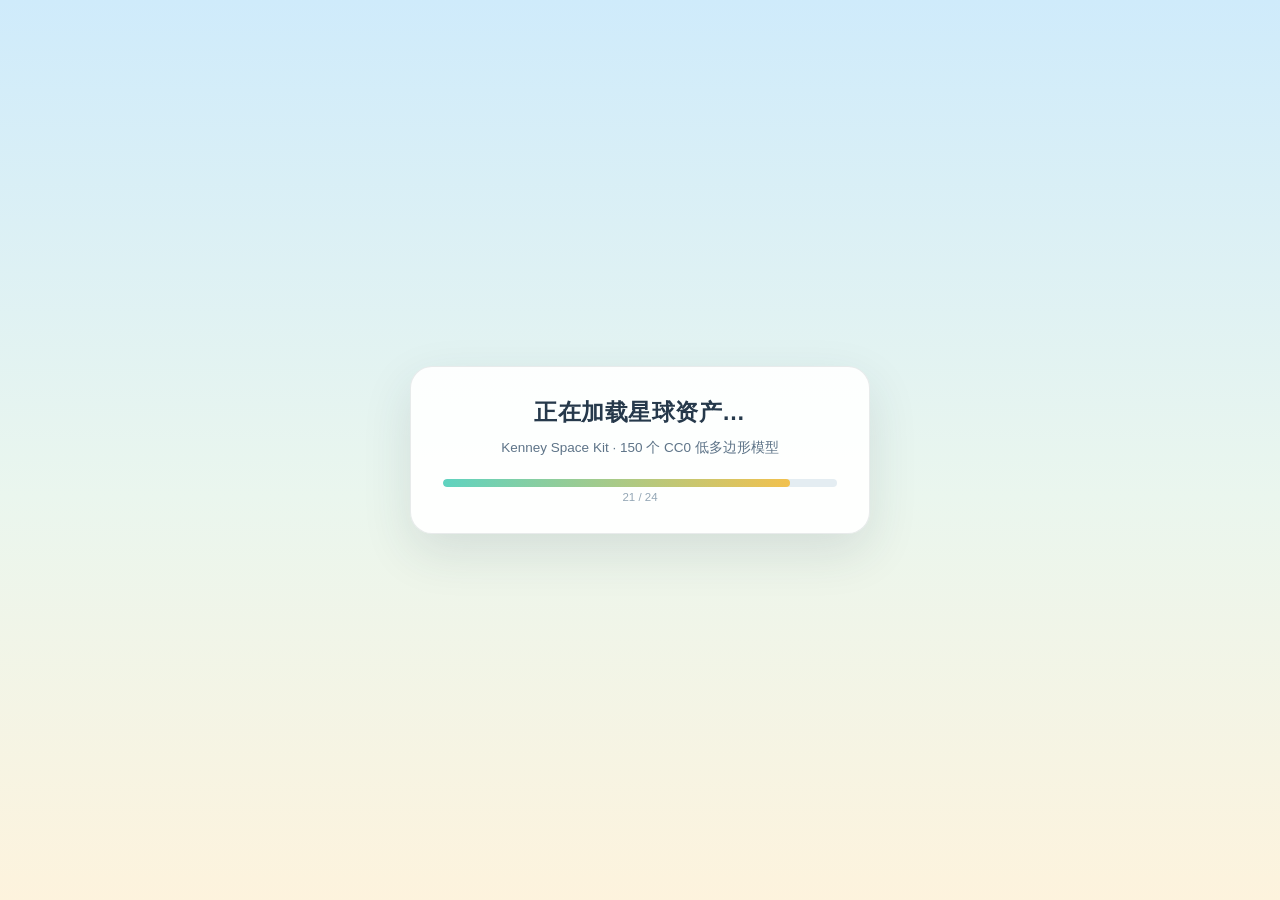
<file: 声浪星球-3D原型.html>
<!doctype html>
<html lang="zh-CN">
<head>
<meta charset="UTF-8" />
<meta name="viewport" content="width=device-width,initial-scale=1.0,user-scalable=no" />
<link rel="icon" href="data:," />
<title>声浪星球 · 低多边形 3D（CC0 资产版）</title>
<style>
  *{box-sizing:border-box;-webkit-tap-highlight-color:transparent}
  html,body{margin:0;height:100%;overflow:hidden;background:#BFE9FF;
    font-family:-apple-system,BlinkMacSystemFont,"PingFang SC","Microsoft YaHei",sans-serif;
    -webkit-font-smoothing:antialiased;user-select:none}
  #stage{position:fixed;inset:0}
  canvas{display:block}

  .hud{position:fixed;inset:0;pointer-events:none;display:flex;flex-direction:column;justify-content:space-between;padding:20px 22px}
  .row{display:flex;justify-content:space-between;align-items:flex-start;gap:12px}
  .chip{background:rgba(255,255,255,.88);border:1px solid rgba(38,57,75,.10);border-radius:14px;
    padding:9px 14px;min-width:88px;backdrop-filter:blur(8px)}
  .chip small{display:block;font-size:10.5px;color:#93A6B5;letter-spacing:.04em;margin-bottom:2px}
  .chip b{font-size:16px;color:#26394B;font-weight:600}
  .chip.mid{text-align:center;flex:1;max-width:340px}
  .brand{display:flex;align-items:center;gap:9px;background:rgba(255,255,255,.88);
    border:1px solid rgba(38,57,75,.10);border-radius:14px;padding:9px 15px;backdrop-filter:blur(8px)}
  .logo{width:19px;height:19px;border-radius:50%;
    background:conic-gradient(from 20deg,#7FD99A,#6EC6F0,#A98BF0,#F2C14E,#7FD99A)}
  .brand b{font-size:13px;color:#26394B;font-weight:600;letter-spacing:.05em}
  .sec{position:fixed;top:50%;left:50%;transform:translate(-50%,-50%);
    font-size:15px;font-weight:600;color:#fff;letter-spacing:.22em;
    text-shadow:0 2px 14px rgba(38,57,75,.55);opacity:0;transition:opacity .5s;pointer-events:none}

  .bottom{display:flex;flex-direction:column;gap:12px;align-items:center}
  .energy{width:min(560px,86vw);height:9px;border-radius:6px;background:rgba(255,255,255,.55);
    overflow:hidden;border:1px solid rgba(38,57,75,.08)}
  .energy i{display:block;height:100%;width:0%;border-radius:6px;
    background:linear-gradient(90deg,#5FD3C0,#F2C14E,#FF8A5B);transition:width .12s linear}
  .tips{display:flex;gap:9px;flex-wrap:wrap;justify-content:center}
  .tips span{font-size:11.5px;color:#26394B;background:rgba(255,255,255,.88);
    border:1px solid rgba(38,57,75,.10);border-radius:999px;padding:6px 13px;backdrop-filter:blur(8px)}
  .flash{position:fixed;inset:0;background:#fff;opacity:0;pointer-events:none;transition:opacity .12s}

  .overlay{position:fixed;inset:0;display:flex;align-items:center;justify-content:center;
    background:linear-gradient(180deg,#CFEBFB 0%,#EAF6EE 55%,#FDF3DD 100%);z-index:20;padding:24px}
  .panel{background:rgba(255,255,255,.92);border:1px solid rgba(38,57,75,.10);border-radius:22px;
    padding:30px 32px;max-width:460px;width:100%;text-align:center;box-shadow:0 18px 50px rgba(38,57,75,.12)}
  .panel h1{font-size:23px;margin:0 0 8px;color:#26394B;font-weight:600;letter-spacing:.02em}
  .panel p{font-size:13.5px;color:#5E7488;line-height:1.75;margin:0 0 20px}
  .panel p b{color:#2E7D5B}
  .panel .sw{display:flex;gap:7px;justify-content:center;margin-bottom:20px}
  .panel .sw i{width:20px;height:20px;border-radius:50%}
  .btn{border:none;border-radius:15px;padding:15px 22px;font-size:15px;font-weight:600;
    background:#2E7D5B;color:#fff;cursor:pointer;font-family:inherit;width:100%}
  .btn[disabled]{background:#B9C7C0;cursor:default}
  .btn.sec{background:rgba(255,255,255,.9);color:#26394B;border:1px solid rgba(38,57,75,.12);margin-top:10px}
  .rank{font-size:64px;font-weight:700;color:#F2C14E;line-height:1;margin-bottom:6px;
    text-shadow:0 4px 0 rgba(38,57,75,.10)}
  .stat{display:flex;gap:10px;margin:18px 0}
  .stat>div{flex:1;background:#F2F6F9;border-radius:14px;padding:12px 8px}
  .stat small{display:block;font-size:10.5px;color:#93A6B5;margin-bottom:4px}
  .stat b{font-size:17px;color:#26394B;font-weight:600}
  .bar{width:100%;height:8px;border-radius:6px;background:#E4EDF2;overflow:hidden;margin:6px 0 4px}
  .bar i{display:block;height:100%;width:0%;background:linear-gradient(90deg,#5FD3C0,#F2C14E);border-radius:6px;transition:width .2s}
  .hint{font-size:11.5px;color:#93A6B5}
  .hidden{display:none!important}
</style>
</head>
<body>
<div id="stage"></div>
<div class="flash" id="flash"></div>

<div class="hud">
  <div class="row">
    <div class="brand"><span class="logo"></span><b>声浪星球</b></div>
    <div class="chip mid"><small>《孤勇者》· 薄荷星球</small><b id="progressTxt">0%</b></div>
    <div class="chip" style="text-align:right"><small>得分</small><b id="scoreTxt">0</b></div>
  </div>
  <div class="row" style="align-items:flex-end">
    <div class="chip"><small>连击</small><b id="comboTxt">0</b></div>
    <div class="chip" style="text-align:right"><small>评级</small><b id="rankTxt">−</b></div>
  </div>
</div>
<div class="sec" id="secLabel"></div>

<div class="hud" style="justify-content:flex-end">
  <div class="bottom">
    <div class="energy"><i id="energyBar"></i></div>
    <div class="tips"><span>空格 / 点按 = 跳</span><span>穿过光环得分</span><span>镜头随歌曲段落切换</span></div>
  </div>
</div>

<!-- 加载 -->
<div class="overlay" id="loadOverlay">
  <div class="panel">
    <h1>正在加载星球资产…</h1>
    <p>Kenney Space Kit · 150 个 CC0 低多边形模型</p>
    <div class="bar"><i id="loadBar"></i></div>
    <div class="hint" id="loadTxt">0 / 0</div>
  </div>
</div>

<!-- 开始 -->
<div class="overlay hidden" id="startOverlay">
  <div class="panel">
    <div class="sw">
      <i style="background:#7FD99A"></i><i style="background:#5FD3C0"></i>
      <i style="background:#F2C14E"></i><i style="background:#FF8A5B"></i>
      <i style="background:#A98BF0"></i><i style="background:#6EC6F0"></i>
    </div>
    <h1>声浪星球 · 3D 原型</h1>
    <p>每一首歌，都是一颗星球。<br>这一版换上了 <b>Kenney Space Kit 真实低多边形模型</b>（CC0）：<br>宇航员会跑会跳、岩石水晶是美术做的、有真实投影。</p>
    <button class="btn" id="startBtn">开始降落</button>
    <button class="btn sec" id="skipBtn" style="display:none">跳过</button>
  </div>
</div>

<!-- 结算 -->
<div class="overlay hidden" id="endOverlay">
  <div class="panel">
    <div class="rank" id="endRank">S</div>
    <p style="margin-bottom:0">《孤勇者》· 薄荷星球 · 探索完成</p>
    <div class="stat">
      <div><small>最高连击</small><b id="endCombo">0</b></div>
      <div><small>完美率</small><b id="endAcc">0%</b></div>
      <div><small>得分</small><b id="endScore">0</b></div>
    </div>
    <button class="btn" id="againBtn">再玩一次</button>
  </div>
</div>

<script src="./three.min.js"></script>
<script src="./GLTFLoader.js"></script>
<script>
(function(){
  'use strict';

  /* ============ 0. 基础环境 ============ */
  var SKY = 0xBFE9FF;
  var renderer = new THREE.WebGLRenderer({antialias:true});
  renderer.setPixelRatio(Math.min(2, window.devicePixelRatio||1));
  renderer.setSize(innerWidth, innerHeight);
  renderer.shadowMap.enabled = true;
  renderer.shadowMap.type = THREE.PCFSoftShadowMap;
  document.getElementById('stage').appendChild(renderer.domElement);

  var scene = new THREE.Scene();
  scene.background = new THREE.Color(SKY);
  // 雾色与天空穹顶地平线色保持一致，让远景地形无缝融进天空（消除"雾墙"）
  var HORIZON = 0xD6EBFA;
  scene.fog = new THREE.Fog(HORIZON, 85, 245);
  var camera = new THREE.PerspectiveCamera(58, innerWidth/innerHeight, 0.1, 3000);

  scene.add(new THREE.HemisphereLight(0xffffff, 0x8fb79c, 0.50));
  var sun = new THREE.DirectionalLight(0xfff0cf, 1.05);
  sun.position.set(-70, 110, -120);
  sun.castShadow = true;
  sun.shadow.mapSize.set(2048, 2048);
  sun.shadow.camera.near = 1;
  sun.shadow.camera.far = 420;
  var SH = 95;
  sun.shadow.camera.left = -SH; sun.shadow.camera.right = SH;
  sun.shadow.camera.top = SH;   sun.shadow.camera.bottom = -SH;
  sun.shadow.bias = -0.0009;
  sun.shadow.normalBias = 0.05;
  scene.add(sun);
  scene.add(sun.target);

  /* ============ 1. 调色板 & 地形 ============ */
  var P = {grass:0x7FD99A, mint:0x5FD3C0, light:0xA7E8C1, sand:0xF3D9A4,
           mustard:0xF2C14E, coral:0xFF8A5B, berry:0xF56B96, lav:0xA98BF0, blue:0x6EC6F0};
  function shade(hex,k){
    var r=(hex>>16&255), g=(hex>>8&255), b=(hex&255);
    r=Math.max(0,Math.min(255,Math.round(r*k)));
    g=Math.max(0,Math.min(255,Math.round(g*k)));
    b=Math.max(0,Math.min(255,Math.round(b*k)));
    return (r<<16)|(g<<8)|b;
  }

  function f(x,z){
    var h = 2.7*Math.sin(z*0.042)*Math.cos(x*0.048);
    h += 2.1*Math.sin(z*0.086 + x*0.061);
    h += 1.0*Math.sin(z*0.158 - x*0.112);
    var carve = 1 - Math.exp(-Math.pow(Math.abs(x)/10, 2.1));
    return h*(0.12 + 0.88*carve);
  }

  function h2(x,z){ return Math.abs(Math.sin(x*12.9898 + z*78.233)*43758.5453)%1; }
  function vnoise(x,z,s){
    var gx=Math.floor(x*s), gz=Math.floor(z*s);
    var fx=x*s-gx, fz=z*s-gz;
    var ux=fx*fx*(3-2*fx), uz=fz*fz*(3-2*fz);
    var a=h2(gx,gz), b=h2(gx+1,gz), c=h2(gx,gz+1), d=h2(gx+1,gz+1);
    return (a*(1-ux)+b*ux)*(1-uz) + (c*(1-ux)+d*ux)*uz;
  }
  function fbm(x,z,s){ return vnoise(x,z,s)*0.65 + vnoise(x+31.7,z-17.3,s*3.1)*0.35; }

  var Z0 = 160, Z1 = -1300, dz = 4.5, X0 = -96, X1 = 96, dx = 6;
  var pos=[], col=[];
  function vtx(x,y,z,c){ pos.push(x,y,z); var t=new THREE.Color(c); col.push(t.r,t.g,t.b); }
  var zc, xc;
  for(zc=Z0; zc>Z1; zc-=dz){
    for(xc=X0; xc<X1; xc+=dx){
      var x2=xc+dx, z2=zc-dz;
      var a=f(xc,zc), b=f(x2,zc), d=f(xc,z2), e=f(x2,z2);
      var avg=(a+b+d+e)/4;
      var cx=xc+dx/2, cz=zc-dz/2;
      var base;
      if(avg>2.5) base = P.mustard;
      else if(avg>1.2) base = P.sand;
      else base = P.grass;
      var region = fbm(cx, cz, 0.013);
      var detail = fbm(cx+400, cz-260, 0.045);
      if(avg<=1.2){
        if(region>0.60) base = P.mint;
        else if(region>0.44) base = P.light;
        else base = P.grass;
      }
      if(avg<2.2){
        if(region>0.855) base = P.coral;
        else if(region<0.135) base = P.lav;
        else if(detail>0.905) base = P.light;
        else if(detail<0.085) base = P.berry;
      }
      vtx(xc,a,zc,shade(base,1.02)); vtx(x2,b,zc,shade(base,.90)); vtx(xc,d,z2,shade(base,1.08));
      vtx(x2,b,zc,shade(base,.90)); vtx(x2,e,z2,shade(base,.99)); vtx(xc,d,z2,shade(base,1.08));
    }
  }
  var tg = new THREE.BufferGeometry();
  tg.setAttribute('position', new THREE.Float32BufferAttribute(pos,3));
  tg.setAttribute('color', new THREE.Float32BufferAttribute(col,3));
  tg.computeVertexNormals();
  var terrain = new THREE.Mesh(tg, new THREE.MeshPhongMaterial({vertexColors:true, flatShading:true, shininess:0}));
  terrain.receiveShadow = true; terrain.castShadow = true;
  scene.add(terrain);

  /* ============ 2. 天空：渐变穹顶 + 天体 ============ */
  function skyMat(color){
    return new THREE.MeshPhongMaterial({color:color, flatShading:true, shininess:0, fog:false});
  }
  (function(){
    var R = 1450;
    var dg = new THREE.SphereGeometry(R, 26, 18);
    var dp = dg.attributes.position, dc = [];
    var zenith = new THREE.Color(0x69BDF2);
    var horizon = new THREE.Color(HORIZON);
    var ground = new THREE.Color(HORIZON);   // 地平线以下同色，避免远处露出奶油色带
    for(var i=0;i<dp.count;i++){
      var y = dp.getY(i)/R;
      var c = y>0 ? horizon.clone().lerp(zenith, Math.pow(y,0.7))
                  : horizon.clone().lerp(ground, Math.pow(-y,0.7));
      dc.push(c.r,c.g,c.b);
    }
    dg.setAttribute('color', new THREE.Float32BufferAttribute(dc,3));
    var dome = new THREE.Mesh(dg, new THREE.MeshBasicMaterial({
      vertexColors:true, side:THREE.BackSide, fog:false, depthWrite:false
    }));
    dome.renderOrder = -1;
    scene.add(dome);
  })();
  function skyBall(r,color,detail,color2){
    var g = new THREE.IcosahedronGeometry(r, detail||1);
    if(color2){
      var pa = g.attributes.position, ca = [];
      var c1 = new THREE.Color(color), c2 = new THREE.Color(color2);
      for(var i=0;i<pa.count;i++){
        var y = pa.getY(i)/r;
        var c = c2.clone().lerp(c1, (y*0.5+0.5));
        ca.push(c.r,c.g,c.b);
      }
      g.setAttribute('color', new THREE.Float32BufferAttribute(ca,3));
      return new THREE.Mesh(g, new THREE.MeshPhongMaterial({vertexColors:true, flatShading:true, shininess:0, fog:false}));
    }
    return new THREE.Mesh(g, skyMat(color));
  }
  var bigPlanet = skyBall(54, 0x8FE0B4, 2, 0x2E7D6B);
  bigPlanet.position.set(-205, 104, -470);
  var ring = new THREE.Mesh(new THREE.TorusGeometry(82, 3.6, 4, 46), skyMat(0xF3D9A4));
  ring.position.copy(bigPlanet.position); ring.rotation.set(1.15, .3, .2);
  scene.add(bigPlanet); scene.add(ring);
  var moon = skyBall(20, 0xB6A6F5, 1, 0x5B4E9E); moon.position.set(196, 62, -455); scene.add(moon);
  var sunBall = skyBall(28, 0xFFF6CE, 2, 0xF2C14E); sunBall.position.set(-118, 168, -530); scene.add(sunBall);
  var farPlanet = skyBall(31, 0xFFB998, 1, 0xB4553A); farPlanet.position.set(96, 176, -560); scene.add(farPlanet);

  /* ============ 3. 资产加载 ============ */
  var loader = new THREE.GLTFLoader();
  var bank = {};
  var NEED = [
    'astronautA','alien','rock','rock_largeA','rock_largeB','rocks_smallA','rocks_smallB',
    'rock_crystals','rock_crystalsLargeA','rock_crystalsLargeB','meteor_half','crater','craterLarge',
    'platform_low','pipe_ring','machine_wireless','satelliteDish_large','terrain_rampLarge',
    'hangar_roundA','rocket_baseA','rocket_topA','gate_simple','monorail_trackStraight','monorail_trainFlat'
  ];

  var loadBar = document.getElementById('loadBar');
  var loadTxt = document.getElementById('loadTxt');
  var done = 0;

  function relight(root, palette, emissive){
    root.traverse(function(o){
      if(!o.isMesh) return;
      var key = (o.material && o.material.name) || '';
      var col;
      if(palette && palette[key] != null) col = palette[key];
      else if(o.material && o.material.color) col = o.material.color.getHex();
      else col = 0xffffff;
      var m = new THREE.MeshPhongMaterial({color:col, flatShading:true, shininess:0});
      if(emissive && emissive[key] != null){
        m.emissive = new THREE.Color(emissive[key]);
      }
      o.material = m;
      o.castShadow = true; o.receiveShadow = true;
    });
  }

  var proto = {};
  // 把模型归一化：①缩放到指定高度 ②水平居中 ③底面贴地(y=0)
  // 关键：glTF 模型自带位置偏移，必须烘焙进一个内层 Group，
  //       这样外层 Group 的 position 才能自由用于摆放。
  function makeProto(key, name, targetH, palette, emissive){
    var src = bank[name];
    if(!src){ console.warn('[missing asset]', name); return null; }
    var inner = src.clone(true);
    relight(inner, palette, emissive);
    inner.updateMatrixWorld(true);

    var box = new THREE.Box3().setFromObject(inner);
    var sz = box.getSize(new THREE.Vector3());
    var s = targetH/(sz.y||1);
    inner.scale.multiplyScalar(s);
    inner.updateMatrixWorld(true);

    var b2 = new THREE.Box3().setFromObject(inner);
    inner.position.set(-(b2.min.x+b2.max.x)/2, -b2.min.y, -(b2.min.z+b2.max.z)/2);
    inner.updateMatrixWorld(true);

    var b3 = new THREE.Box3().setFromObject(inner);
    var wrap = new THREE.Group();
    wrap.add(inner);
    proto[key] = {obj:wrap, size:b3.getSize(new THREE.Vector3())};
    return proto[key];
  }
  function inst(key){
    var p = proto[key];
    if(!p) return null;
    var o = p.obj.clone(true);
    o.userData.footY = 0;
    o.userData.size = p.size;
    return o;
  }

  /* ============ 4. 场景搭建（加载完成后执行） ============ */
  var hero = new THREE.Group();
  scene.add(hero);
  var HERO_LIMBS = {};

  var props = [];
  var deco = [];
  var landMarks = [];

  // 道具与装饰的资源清单
  var DECO_TABLE = [
    {k:'rsA',  n:'rocks_smallA',       h:0.9,  w:16},
    {k:'rsB',  n:'rocks_smallB',       h:1.3,  w:14},
    {k:'met',  n:'meteor_half',        h:1.6,  w:8},
    {k:'rk',   n:'rock',               h:1.9,  w:14},
    {k:'rlA',  n:'rock_largeA',        h:3.2,  w:8},
    {k:'rlB',  n:'rock_largeB',        h:3.6,  w:8},
    {k:'rcLA', n:'rock_crystalsLargeA',h:3.9,  w:6},
    {k:'rcLB', n:'rock_crystalsLargeB',h:4.2,  w:6},
    {k:'mw',   n:'machine_wireless',   h:3.4,  w:5},
    {k:'ali',  n:'alien',              h:2.7,  w:4}
  ];

  function buildHero(){
    var p = makeProto('hero', 'astronautA', 2.85, {'metal':0xFFFFFF,'metalDark':0xE4EAF0,'dark':0x2B3B4E,
                                                   'metalRed':0xFF8A5B,'skin':0xFFC7A8});
    if(!p) return;
    var o = inst('hero');
    hero.add(o);
    hero.userData.footY = 0;
    o.traverse(function(c){ if(c.name) HERO_LIMBS[c.name] = c; });
  }

  function buildDeco(){
    DECO_TABLE.forEach(function(t){ makeProto(t.k, t.n, t.h); });
    makeProto('crater','crater', 9);
    makeProto('craterL','craterLarge', 14);
    makeProto('dish','satelliteDish_large', 11);
    makeProto('ring','pipe_ring', 6);
    makeProto('ramp','terrain_rampLarge', 2.2);

    var pool = [];
    DECO_TABLE.forEach(function(t){ for(var i=0;i<t.w;i++) pool.push(t.k); });

    var i, z, side, x, gy, key, o;
    // ① 常规散布
    for(i=0;i<118;i++){
      z = -14 - Math.random()*1250;
      side = Math.random()<0.5 ? -1 : 1;
      x = side*(13 + Math.random()*78);
      gy = f(x,z);
      key = pool[(Math.random()*pool.length)|0];
      o = inst(key);
      if(!o) continue;
      o.position.set(x, gy + o.userData.footY - 0.12, z);
      o.rotation.y = Math.random()*6.283;
      scene.add(o); deco.push(o);
    }
    // ② 陨石坑（平铺在地面）
    for(i=0;i<16;i++){
      z = -40 - Math.random()*1200;
      side = Math.random()<0.5 ? -1 : 1;
      x = side*(16 + Math.random()*72);
      key = Math.random()<0.35 ? 'craterL' : 'crater';
      o = inst(key);
      if(!o) continue;
      gy = f(x,z);
      o.position.set(x, gy - 0.35, z);
      o.rotation.y = Math.random()*6.283;
      scene.add(o); deco.push(o);
    }
    // ③ 大型地标
    var LM = [
      {k:'hangar',  n:'hangar_roundA',  h:9,   x:-80, z:-380},
      {k:'gate',    n:'gate_simple',    h:9,   x: 48, z:-560},
      {k:'dish',    h:11, x:-62, z:-900},
      {k:'ring',    h:6,  x: 54, z:-1160}
    ];
    makeProto('hangar','hangar_roundA', 9);
    makeProto('gate','gate_simple', 9);
    LM.forEach(function(L){
      var zz = L.z + Math.random()*40;
      var oo = inst(L.k);
      if(!oo) return;
      oo.position.set(L.x, f(L.x,zz) + oo.userData.footY - 0.2, zz);
      oo.rotation.y = (Math.random()-0.5)*1.2;
      scene.add(oo); deco.push(oo); landMarks.push(oo);
    });
    // ④ 火箭发射台
    var rbx = 34, rbz = -700;
    var rb = inst('rocketBase'); if(rb){ rb.position.set(rbx, f(rbx,rbz)+rb.userData.footY-0.2, rbz); scene.add(rb); deco.push(rb); }
    var rt = inst('rocketTop');
    if(rt){
      var baseTop = f(rbx,rbz) + (rb ? rb.userData.size.y : 0) - 0.35;
      rt.position.set(rbx, baseTop, rbz); scene.add(rt); deco.push(rt);
      // 让火箭顶部随时间轻微旋转 -> 见 loop
      landMarks.push(rt);
    }
    // ⑤ 磁悬浮轨道
    for(i=0;i<9;i++){
      var tz = -330 - i*14;
      var tx = -72;
      var tr = inst('monorail_trackStraight');
      if(tr){ tr.position.set(tx, f(tx,tz)+tr.userData.footY+5.2, tz); scene.add(tr); deco.push(tr); }
    }
    var train = inst('monorail_trainFlat');
    if(train){ train.position.set(-72, f(-72,-380)+train.userData.footY+5.4, -380); scene.add(train); deco.push(train); landMarks.push(train); }
  }

  function buildProps(){
    makeProto('pad', 'platform_low', 2.0, {'metalRed':0xFF8A5B,'metal':0xFFFFFF,'metalDark':0xD8E0E8});
    makeProto('orb', 'rock_crystals', 2.2, {'crystal':0x8CFFD8,'rock':0xB06A4E,'rockTrack':0xC47A5C},
              {'crystal':0x1E7A56});

    var z = -80, n = 0, o;
    while(z > -1250){
      if(n%3 === 2){
        o = inst('orb');
        if(o){
          var oy = f(0,z) + 2.7;
          o.position.set(0, oy, z);
          o.userData.base = new THREE.Vector3(0, oy, z);
          o.userData.type = 'orb'; o.userData.hit = false;
          scene.add(o); props.push(o);
        }
      } else {
        o = inst('pad');
        if(o){
          var gy = f(0,z);
          o.position.set(0, gy + o.userData.footY - 0.1, z);
          o.userData.base = new THREE.Vector3(0, gy + o.userData.footY - 0.1, z);
          o.userData.type = 'pad'; o.userData.hit = false;
          scene.add(o); props.push(o);
        }
      }
      z -= 64 + Math.random()*26;
      n++;
    }
  }

  /* ============ 5. 玩法状态 ============ */
  var RUN = 1240;
  var off = 0, speed = 38;
  var jumpY = 0, vy = 0, grounded = true;
  var combo = 0, maxCombo = 0, score = 0, hits = 0, total = 0;
  var running = false, elapsed = 0, orbitA = 0;
  var beatFlash = 0, beatCount = 0;
  var sectionKey = '';

  var camPos = new THREE.Vector3(0, 42, 66);
  var camLook = new THREE.Vector3(0, 2, -10);

  function $(id){ return document.getElementById(id); }
  function sectionOf(p){
    if(p<0.07) return {k:'descend', label:'降落中'};
    if(p<0.36) return {k:'low',    label:'主歌 · 贴地跟随'};
    if(p<0.66) return {k:'high',   label:'副歌 · 拉高俯瞰'};
    if(p<0.90) return {k:'orbit',  label:'Drop · 环绕飞行'};
    return {k:'final', label:'尾声 · 绕星球环拍'};
  }
  function showSection(label){
    var el = $('secLabel'); el.textContent = label; el.style.opacity = 1;
    clearTimeout(el._t); el._t = setTimeout(function(){ el.style.opacity = 0; }, 1700);
  }

  var actx=null, master=null, nextBeat=0, bpm=128;
  function initAudio(){
    try{
      actx = new (window.AudioContext||window.webkitAudioContext)();
      master = actx.createGain(); master.gain.value = 0.3; master.connect(actx.destination);
      nextBeat = actx.currentTime + 0.1;
    }catch(e){ actx = null; }
  }
  function kick(t){
    var o = actx.createOscillator(), g = actx.createGain();
    o.type='sine';
    o.frequency.setValueAtTime(150, t);
    o.frequency.exponentialRampToValueAtTime(46, t+0.16);
    g.gain.setValueAtTime(0.9, t);
    g.gain.exponentialRampToValueAtTime(0.001, t+0.22);
    o.connect(g); g.connect(master); o.start(t); o.stop(t+0.24);
  }
  function hat(t){
    var n = actx.createBufferSource();
    var buf = actx.createBuffer(1, 1024, actx.sampleRate);
    var dd = buf.getChannelData(0);
    for(var i=0;i<1024;i++) dd[i] = (Math.random()*2-1) * (1 - i/1024);
    n.buffer = buf;
    var hp = actx.createBiquadFilter(); hp.type='highpass'; hp.frequency.value=6200;
    var g = actx.createGain(); g.gain.value = 0.15;
    n.connect(hp); hp.connect(g); g.connect(master); n.start(t);
  }
  function scheduleAudio(){
    if(!actx) return;
    while(nextBeat < actx.currentTime + 0.18){
      kick(nextBeat);
      if(beatCount % 2 === 1) hat(nextBeat);
      beatCount++;
      nextBeat += 60/bpm;
      (function(t){ setTimeout(function(){ beatFlash = 1; }, Math.max(0,(t-actx.currentTime)*1000)); })(nextBeat-60/bpm);
    }
  }

  function doJump(){
    if(!running || !grounded) return;
    vy = 11.0; grounded = false;
  }
  addEventListener('keydown', function(e){
    if(e.code==='Space' || e.code==='ArrowUp'){ e.preventDefault(); doJump(); }
  });
  renderer.domElement.addEventListener('pointerdown', function(){ doJump(); });

  function reset(){
    off=0; speed=38; jumpY=0; vy=0; grounded=true;
    combo=0; maxCombo=0; score=0; hits=0; total=0;
    elapsed=0; orbitA=0; beatCount=0;
    props.forEach(function(o){ o.position.copy(o.userData.base); o.userData.hit=false; o.visible=true; });
    hero.position.set(0, f(0,0), 0);
    camPos.set(0, 48, 68); camLook.set(0, 2, -10);
  }

  function judge(type){
    total++;
    if(type==='pad'){
      if(!grounded && jumpY>0.25){ hits++; combo++; maxCombo=Math.max(maxCombo,combo);
        score += Math.round(120*(1+combo*0.03)); flashScreen(0.10); }
      else { combo=0; flashScreen(0.16); }
    } else {
      if(!grounded && jumpY>0.6){ hits++; combo++; maxCombo=Math.max(maxCombo,combo);
        score += Math.round(80*(1+combo*0.03)); flashScreen(0.08); }
    }
  }
  var flashT=0;
  function flashScreen(a){ flashT = a; }

  /* ============ 6. 主循环 ============ */
  var last = performance.now();
  function loop(now){
    requestAnimationFrame(loop);
    var dt = Math.min(0.05, (now-last)/1000); last = now;

    // 天空缓慢转动
    bigPlanet.rotation.y += dt*0.03;
    farPlanet.rotation.y += dt*0.05;
    sunBall.rotation.y += dt*0.07;
    moon.rotation.y += dt*0.04;

    if(running){
      elapsed += dt;
      off += speed*dt;
      var p = Math.min(1, off/RUN);

      terrain.position.z = off;
      var gy = f(0, -off);

      if(!grounded){
        vy -= 25*dt; jumpY += vy*dt;
        if(jumpY <= 0){ jumpY = 0; vy = 0; grounded = true; }
      }
      var bob = grounded ? Math.sin(elapsed*11)*0.08 : 0;
      hero.position.set(0, gy + jumpY + hero.userData.footY + bob, 0);
      hero.rotation.y = 0;                          // 面向 -Z（奔跑方向）
      hero.rotation.z = grounded ? Math.sin(elapsed*11)*0.05 : -0.22;
      hero.rotation.x = grounded ? 0 : -0.10;

      // 四肢摆动
      var ph = elapsed*11.5;
      if(HERO_LIMBS.armLeft){  HERO_LIMBS.armLeft.rotation.x  = grounded ? Math.sin(ph)*0.95 : -2.2; }
      if(HERO_LIMBS.armRight){ HERO_LIMBS.armRight.rotation.x = grounded ? -Math.sin(ph)*0.95 : -2.2; }
      if(HERO_LIMBS.legLeft){  HERO_LIMBS.legLeft.rotation.x  = grounded ? -Math.sin(ph)*0.95 : 0.5; }
      if(HERO_LIMBS.legRight){ HERO_LIMBS.legRight.rotation.x = grounded ? Math.sin(ph)*0.95 : -0.3; }

      // 道具推进
      for(var i=0;i<props.length;i++){
        var o = props[i];
        o.position.z += speed*dt;
        o.position.y = f(0, o.position.z - off) + (o.userData.type==='orb' ? 2.7 : o.userData.footY - 0.1);
        if(o.userData.type==='orb') o.rotation.y += dt*1.6;
        if(!o.userData.hit && o.position.z > -1.0 && o.position.z < 2.6){
          o.userData.hit = true; judge(o.userData.type);
        }
        if(o.position.z > 20) o.visible = false;
      }
      // 装饰推进（循环利用）
      for(i=0;i<deco.length;i++){
        deco[i].position.z += speed*dt;
        if(deco[i].position.z > 30){
          deco[i].position.z -= 1460;
        }
      }
      if(landMarks.length){
        for(i=0;i<landMarks.length;i++){ landMarks[i].rotation.y += dt*0.15; }
      }

      var s = sectionOf(p);
      if(s.k !== sectionKey){ sectionKey = s.k; showSection(s.label); }

      var hp = new THREE.Vector3(0, gy + jumpY + 1.7, 0);
      var tp = new THREE.Vector3(), tl = new THREE.Vector3(), k = 3.2, lk = 4.2;
      if(s.k==='descend'){
        var t = Math.min(1, p/0.07);
        tp.set(0, 30 - 25*t, 46 - 33*t);
        tl.copy(hp);
        k = 2.2;
      } else if(s.k==='low'){
        tp.set(0, hp.y + 2.4, 11.0); tl.copy(hp); tl.z -= 3.6;
      } else if(s.k==='high'){
        tp.set(0, hp.y + 14, 22); tl.copy(hp); tl.z -= 10; k = 2.6;
      } else if(s.k==='orbit'){
        orbitA += dt*0.95;
        tp.set(Math.cos(orbitA)*14, hp.y + 6.0 + Math.sin(orbitA*0.8)*1.7, Math.sin(orbitA)*14);
        tl.copy(hp); k = 2.4;
      } else {
        orbitA += dt*0.5;
        tp.set(Math.cos(orbitA)*27, hp.y + 7.5, Math.sin(orbitA)*27);
        tl.copy(hp); tl.y += 6; tl.z -= 12; k = 2.0;   // 抬高视线，把天空星球纳入画面
      }
      var f1 = 1-Math.exp(-k*dt), f2 = 1-Math.exp(-lk*dt);
      camPos.lerp(tp, f1); camLook.lerp(tl, f2);
      var shake = beatFlash*0.28;
      camera.position.set(camPos.x + (Math.random()-0.5)*shake, camPos.y + (Math.random()-0.5)*shake, camPos.z);
      camera.lookAt(camLook);

      $('scoreTxt').textContent = score.toLocaleString('en-US');
      $('comboTxt').textContent = combo;
      $('progressTxt').textContent = Math.round(p*100) + '%';
      $('energyBar').style.width = Math.min(100, combo*4) + '%';
      $('rankTxt').textContent = combo>=40?'S':combo>=24?'A':combo>=12?'B':'C';

      if(p>=1) finish();
    }

    // 阴影相机跟随
    sun.position.set(-62, 96, -70);
    sun.target.position.set(0, 0, 0);
    sun.target.updateMatrixWorld();

    beatFlash *= Math.exp(-6*dt);
    if(flashT>0.001) flashT *= Math.exp(-8*dt); else flashT = 0;
    $('flash').style.opacity = flashT.toFixed(3);
    if(actx) scheduleAudio();
    renderer.render(scene, camera);
  }

  function finish(){
    running = false;
    $('endCombo').textContent = maxCombo;
    $('endAcc').textContent = total? Math.round(hits/total*100)+'%' : '0%';
    $('endScore').textContent = score.toLocaleString('en-US');
    $('endRank').textContent = maxCombo>=40?'S':maxCombo>=24?'A':maxCombo>=12?'B':'C';
    $('endOverlay').classList.remove('hidden');
  }

  /* ============ 7. 启动 ============ */
  $('startBtn').onclick = function(){
    $('startOverlay').classList.add('hidden');
    initAudio();
    if(actx && actx.state==='suspended') actx.resume();
    reset(); running = true; last = performance.now();
  };
  $('againBtn').onclick = function(){
    $('endOverlay').classList.add('hidden');
    reset(); running = true; last = performance.now();
  };
  // 跳过按钮：直接进入各段落的代表时刻（用于截图 / 演示）
  window.__jumpTo = function(frac){
    $('startOverlay').classList.add('hidden');
    if(!running){ reset(); running = true; last = performance.now(); }
    var target = frac*RUN;
    var step = target/ (1/60) / 38;
    off = target; elapsed = target/38;
    terrain.position.z = off;
    props.forEach(function(o){
      o.position.copy(o.userData.base);
      o.position.z -= 0;
      o.visible = true; o.userData.hit = true;
    });
  };
  window.__ready = false;
  window.__dbg = function(){
    var b = new THREE.Box3().setFromObject(hero);
    return {
      heroChildren: hero.children.length,
      heroPos: hero.position.toArray().map(function(v){ return +v.toFixed(2); }),
      footY: hero.userData.footY,
      heroBox: [b.min.toArray().map(function(v){ return +v.toFixed(2); }),
                b.max.toArray().map(function(v){ return +v.toFixed(2); })],
      camPos: camera.position.toArray().map(function(v){ return +v.toFixed(2); }),
      camLook: camLook.toArray().map(function(v){ return +v.toFixed(2); }),
      limbs: Object.keys(HERO_LIMBS),
      protoKeys: Object.keys(proto),
      deco: deco.length, props: props.length, bank: Object.keys(bank).length
    };
  };

  addEventListener('resize', function(){
    camera.aspect = innerWidth/innerHeight; camera.updateProjectionMatrix();
    renderer.setSize(innerWidth, innerHeight);
  });

  reset();

  // 逐个下载（避免并发过多），边下边报进度
  var idx = 0;
  function next(){
    if(idx >= NEED.length){
      buildHero(); buildDeco(); buildProps();
      window.__ready = true;
      $('loadTxt').textContent = '加载完成';
      $('loadOverlay').classList.add('hidden');
      $('startOverlay').classList.remove('hidden');
      last = performance.now();
      return;
    }
    var name = NEED[idx++];
    loader.load('./assets/' + name + '.glb', function(g){
      bank[name] = g.scene;
      done++;
      loadBar.style.width = Math.round(done/NEED.length*100) + '%';
      loadTxt.textContent = done + ' / ' + NEED.length;
      next();
    }, undefined, function(err){
      console.error('load failed', name, err);
      done++;
      loadBar.style.width = Math.round(done/NEED.length*100) + '%';
      loadTxt.textContent = done + ' / ' + NEED.length + '（' + name + ' 失败）';
      next();
    });
  }
  next();

  requestAnimationFrame(loop);
})();
</script>
</body>
</html>
</file>
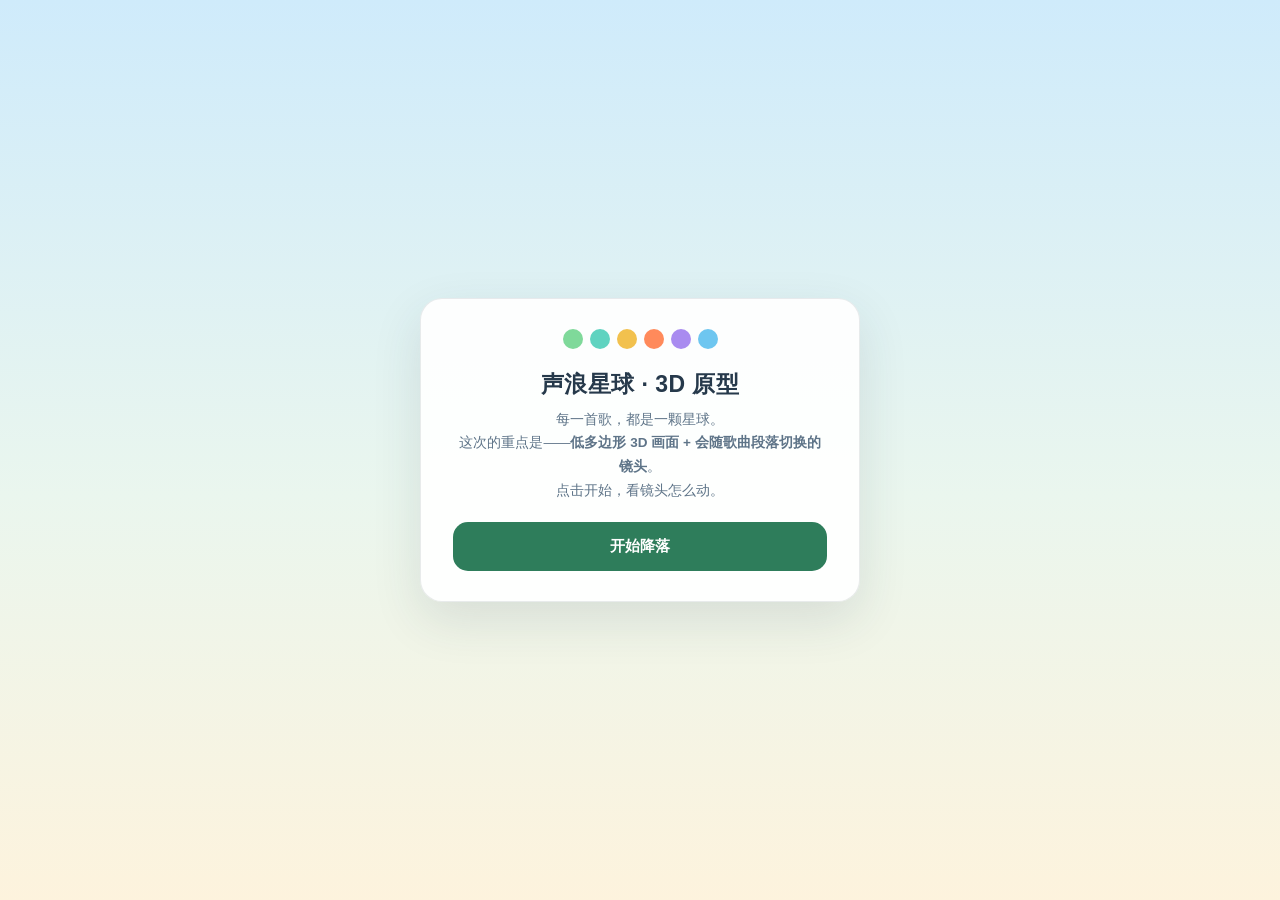
<file: 声浪星球-3D原型.v1-手搓几何备份.html>
<!doctype html>
<html lang="zh-CN">
<head>
<meta charset="UTF-8" />
<meta name="viewport" content="width=device-width,initial-scale=1.0,user-scalable=no" />
<title>声浪星球 · 低多边形 3D 原型</title>
<style>
  *{box-sizing:border-box;-webkit-tap-highlight-color:transparent}
  html,body{margin:0;height:100%;overflow:hidden;background:#BFE9FF;
    font-family:-apple-system,BlinkMacSystemFont,"PingFang SC","Microsoft YaHei",sans-serif;
    -webkit-font-smoothing:antialiased;user-select:none}
  #stage{position:fixed;inset:0}
  canvas{display:block}

  .hud{position:fixed;inset:0;pointer-events:none;display:flex;flex-direction:column;justify-content:space-between;padding:20px 22px}
  .row{display:flex;justify-content:space-between;align-items:flex-start;gap:12px}
  .chip{background:rgba(255,255,255,.88);border:1px solid rgba(38,57,75,.10);border-radius:14px;
    padding:9px 14px;min-width:88px;backdrop-filter:blur(8px)}
  .chip small{display:block;font-size:10.5px;color:#93A6B5;letter-spacing:.04em;margin-bottom:2px}
  .chip b{font-size:16px;color:#26394B;font-weight:600}
  .chip.mid{text-align:center;flex:1;max-width:340px}
  .brand{display:flex;align-items:center;gap:9px;background:rgba(255,255,255,.88);
    border:1px solid rgba(38,57,75,.10);border-radius:14px;padding:9px 15px;backdrop-filter:blur(8px)}
  .logo{width:19px;height:19px;border-radius:50%;
    background:conic-gradient(from 20deg,#7FD99A,#6EC6F0,#A98BF0,#F2C14E,#7FD99A)}
  .brand b{font-size:13px;color:#26394B;font-weight:600;letter-spacing:.05em}
  .sec{position:fixed;top:50%;left:50%;transform:translate(-50%,-50%);
    font-size:15px;font-weight:600;color:#fff;letter-spacing:.22em;
    text-shadow:0 2px 14px rgba(38,57,75,.55);opacity:0;transition:opacity .5s;pointer-events:none}

  .bottom{display:flex;flex-direction:column;gap:12px;align-items:center}
  .energy{width:min(560px,86vw);height:9px;border-radius:6px;background:rgba(255,255,255,.55);
    overflow:hidden;border:1px solid rgba(38,57,75,.08)}
  .energy i{display:block;height:100%;width:0%;border-radius:6px;
    background:linear-gradient(90deg,#5FD3C0,#F2C14E,#FF8A5B);transition:width .12s linear}
  .tips{display:flex;gap:9px;flex-wrap:wrap;justify-content:center}
  .tips span{font-size:11.5px;color:#26394B;background:rgba(255,255,255,.88);
    border:1px solid rgba(38,57,75,.10);border-radius:999px;padding:6px 13px;backdrop-filter:blur(8px)}
  .flash{position:fixed;inset:0;background:#fff;opacity:0;pointer-events:none;transition:opacity .12s}

  .overlay{position:fixed;inset:0;display:flex;align-items:center;justify-content:center;
    background:linear-gradient(180deg,#CFEBFB 0%,#EAF6EE 55%,#FDF3DD 100%);z-index:20;padding:24px}
  .panel{background:rgba(255,255,255,.92);border:1px solid rgba(38,57,75,.10);border-radius:22px;
    padding:30px 32px;max-width:440px;width:100%;text-align:center;box-shadow:0 18px 50px rgba(38,57,75,.12)}
  .panel h1{font-size:23px;margin:0 0 8px;color:#26394B;font-weight:600;letter-spacing:.02em}
  .panel p{font-size:13.5px;color:#5E7488;line-height:1.75;margin:0 0 20px}
  .panel .sw{display:flex;gap:7px;justify-content:center;margin-bottom:20px}
  .panel .sw i{width:20px;height:20px;border-radius:50%}
  .btn{border:none;border-radius:15px;padding:15px 22px;font-size:15px;font-weight:600;
    background:#2E7D5B;color:#fff;cursor:pointer;font-family:inherit;width:100%}
  .btn.sec{background:rgba(255,255,255,.9);color:#26394B;border:1px solid rgba(38,57,75,.12);margin-top:10px}
  .rank{font-size:64px;font-weight:700;color:#F2C14E;line-height:1;margin-bottom:6px;
    text-shadow:0 4px 0 rgba(38,57,75,.10)}
  .stat{display:flex;gap:10px;margin:18px 0}
  .stat>div{flex:1;background:#F2F6F9;border-radius:14px;padding:12px 8px}
  .stat small{display:block;font-size:10.5px;color:#93A6B5;margin-bottom:4px}
  .stat b{font-size:17px;color:#26394B;font-weight:600}
  .hidden{display:none!important}
</style>
</head>
<body>
<div id="stage"></div>
<div class="flash" id="flash"></div>

<div class="hud">
  <div class="row">
    <div class="brand"><span class="logo"></span><b>声浪星球</b></div>
    <div class="chip mid"><small>《孤勇者》· 薄荷星球</small><b id="progressTxt">0%</b></div>
    <div class="chip" style="text-align:right"><small>得分</small><b id="scoreTxt">0</b></div>
  </div>
  <div class="row" style="align-items:flex-end">
    <div class="chip"><small>连击</small><b id="comboTxt">0</b></div>
    <div class="chip" style="text-align:right"><small>评级</small><b id="rankTxt">−</b></div>
  </div>
</div>
<div class="sec" id="secLabel"></div>

<div class="hud" style="justify-content:flex-end">
  <div class="bottom">
    <div class="energy"><i id="energyBar"></i></div>
    <div class="tips"><span>空格 / 点按 = 跳</span><span>跳过鼓点台得分</span><span>镜头随歌曲段落切换</span></div>
  </div>
</div>

<div class="overlay" id="startOverlay">
  <div class="panel">
    <div class="sw">
      <i style="background:#7FD99A"></i><i style="background:#5FD3C0"></i>
      <i style="background:#F2C14E"></i><i style="background:#FF8A5B"></i>
      <i style="background:#A98BF0"></i><i style="background:#6EC6F0"></i>
    </div>
    <h1>声浪星球 · 3D 原型</h1>
    <p>每一首歌，都是一颗星球。<br>这次的重点是——<b>低多边形 3D 画面 + 会随歌曲段落切换的镜头</b>。<br>点击开始，看镜头怎么动。</p>
    <button class="btn" id="startBtn">开始降落</button>
  </div>
</div>

<div class="overlay hidden" id="endOverlay">
  <div class="panel">
    <div class="rank" id="endRank">S</div>
    <p style="margin-bottom:0">《孤勇者》· 薄荷星球 · 探索完成</p>
    <div class="stat">
      <div><small>最高连击</small><b id="endCombo">0</b></div>
      <div><small>完美率</small><b id="endAcc">0%</b></div>
      <div><small>得分</small><b id="endScore">0</b></div>
    </div>
    <button class="btn" id="againBtn">再玩一次</button>
  </div>
</div>

<script src="./three.min.js"></script>
<script>
(function(){
  const SKY = 0xBFE9FF;
  const renderer = new THREE.WebGLRenderer({antialias:true});
  renderer.setPixelRatio(Math.min(2, window.devicePixelRatio||1));
  renderer.setSize(innerWidth, innerHeight);
  document.getElementById('stage').appendChild(renderer.domElement);

  const scene = new THREE.Scene();
  scene.background = new THREE.Color(SKY);
  scene.fog = new THREE.Fog(SKY, 55, 205);
  const camera = new THREE.PerspectiveCamera(58, innerWidth/innerHeight, 0.1, 3000);

  scene.add(new THREE.HemisphereLight(0xffffff, 0x9ec4a8, 0.62));
  const sun = new THREE.DirectionalLight(0xfff0cf, 0.95);
  sun.position.set(-70, 110, -150);
  scene.add(sun);

  const P = {grass:0x7FD99A, mint:0x5FD3C0, light:0xA7E8C1, sand:0xF3D9A4,
             mustard:0xF2C14E, coral:0xFF8A5B, berry:0xF56B96, lav:0xA98BF0, blue:0x6EC6F0};
  function shade(hex, k){
    let r=(hex>>16&255), g=(hex>>8&255), b=(hex&255);
    r=Math.max(0,Math.min(255,Math.round(r*k)));
    g=Math.max(0,Math.min(255,Math.round(g*k)));
    b=Math.max(0,Math.min(255,Math.round(b*k)));
    return (r<<16)|(g<<8)|b;
  }
  function mat(color){ return new THREE.MeshPhongMaterial({color:color, flatShading:true, shininess:0}); }

  function f(x,z){
    let h = 2.7*Math.sin(z*0.042)*Math.cos(x*0.048);
    h += 2.1*Math.sin(z*0.086 + x*0.061);
    h += 1.0*Math.sin(z*0.158 - x*0.112);
    const carve = 1 - Math.exp(-Math.pow(Math.abs(x)/10, 2.1));
    return h*(0.12 + 0.88*carve);
  }

  // 低频值噪声：让颜色"成片"出现（Astroneer 式有机色块），而不是逐格椒盐
  function h2(x,z){ return Math.abs(Math.sin(x*12.9898 + z*78.233)*43758.5453)%1; }
  function vnoise(x,z,s){
    const gx=Math.floor(x*s), gz=Math.floor(z*s);
    const fx=x*s-gx, fz=z*s-gz;
    const ux=fx*fx*(3-2*fx), uz=fz*fz*(3-2*fz);
    const a=h2(gx,gz), b=h2(gx+1,gz), c=h2(gx,gz+1), d=h2(gx+1,gz+1);
    return (a*(1-ux)+b*ux)*(1-uz) + (c*(1-ux)+d*ux)*uz;
  }
  function fbm(x,z,s){ return vnoise(x,z,s)*0.65 + vnoise(x+31.7,z-17.3,s*3.1)*0.35; }

  const Z0 = 150, Z1 = -1290, dz = 6, X0 = -90, X1 = 90, dx = 9;
  const pos=[], col=[];
  function vtx(x,y,z,c){ pos.push(x,y,z); const t=new THREE.Color(c); col.push(t.r,t.g,t.b); }
  for(let z=Z0; z>Z1; z-=dz){
    for(let x=X0; x<X1; x+=dx){
      const x2=x+dx, z2=z-dz;
      const a=f(x,z), b=f(x2,z), d=f(x,z2), e=f(x2,z2);
      const avg=(a+b+d+e)/4;
      const cx=x+dx/2, cz=z-dz/2;

      // ① 高度分带决定主基调（低地→草绿/薄荷，高地→沙/芥末）
      let base;
      if(avg>2.5) base = P.mustard;
      else if(avg>1.2) base = P.sand;
      else base = P.grass;

      // ② 大尺度噪声划分"生物群区"：整片薄荷、整片浅绿
      const region = fbm(cx, cz, 0.013);
      const detail = fbm(cx+400, cz-260, 0.045);
      if(avg<=1.2){
        if(region>0.60) base = P.mint;
        else if(region>0.44) base = P.light;
        else base = P.grass;
      }
      // ③ 少量成片强调色（低频才出现，形成"矿脉/苔原"般的色块）
      if(avg<2.2){
        if(region>0.855) base = P.coral;
        else if(region<0.135) base = P.lav;
        else if(detail>0.905) base = P.light;
        else if(detail<0.085) base = P.berry;
      }

      // ④ 同色块内保留轻微三角面明暗差 → 低多边形面感
      vtx(x,a,z,shade(base,1.02)); vtx(x2,b,z,shade(base,.90)); vtx(x,d,z2,shade(base,1.08));
      vtx(x2,b,z,shade(base,.90)); vtx(x2,e,z2,shade(base,.99)); vtx(x,d,z2,shade(base,1.08));
    }
  }
  const tg = new THREE.BufferGeometry();
  tg.setAttribute('position', new THREE.Float32BufferAttribute(pos,3));
  tg.setAttribute('color', new THREE.Float32BufferAttribute(col,3));
  tg.computeVertexNormals();
  const terrain = new THREE.Mesh(tg, new THREE.MeshPhongMaterial({vertexColors:true, flatShading:true, shininess:0}));
  scene.add(terrain);

  function ball(r,color,detail){
    return new THREE.Mesh(new THREE.IcosahedronGeometry(r, detail||1), mat(color));
  }
  // 天体专用材质：fog:false —— 否则 400~500 距离的天体会被雾完全吃成天空色
  function skyMat(color){
    return new THREE.MeshPhongMaterial({color:color, flatShading:true, shininess:0, fog:false});
  }
  function skyBall(r,color,detail){
    return new THREE.Mesh(new THREE.IcosahedronGeometry(r, detail||1), skyMat(color));
  }
  // 渐变天空穹顶（Astroneer 式：地平线暖白、天顶冷蓝），让天地交界自然过渡
  (function(){
    const R = 1450;
    const dg = new THREE.SphereGeometry(R, 26, 18);
    const dp = dg.attributes.position, dc = [];
    const zenith = new THREE.Color(0x7FC7F5);
    const horizon = new THREE.Color(0xDCEEFB);
    const ground = new THREE.Color(0xFBEFD2);
    for(let i=0;i<dp.count;i++){
      const y = dp.getY(i)/R;
      const c = y>0 ? horizon.clone().lerp(zenith, Math.pow(y,0.7))
                     : horizon.clone().lerp(ground, Math.pow(-y,0.7));
      dc.push(c.r,c.g,c.b);
    }
    dg.setAttribute('color', new THREE.Float32BufferAttribute(dc,3));
    const dome = new THREE.Mesh(dg, new THREE.MeshBasicMaterial({
      vertexColors:true, side:THREE.BackSide, fog:false, depthWrite:false
    }));
    dome.renderOrder = -1;
    scene.add(dome);
  })();
  const bigPlanet = skyBall(52, 0xA9E8C2, 2); bigPlanet.position.set(-190, 96, -470); scene.add(bigPlanet);
  const ringGeo = new THREE.TorusGeometry(78, 3.4, 4, 44);
  const ring = new THREE.Mesh(ringGeo, skyMat(0xF3D9A4));
  ring.position.copy(bigPlanet.position); ring.rotation.set(1.15, .3, .2); scene.add(ring);
  const moon = skyBall(18, 0xA98BF0, 1); moon.position.set(150, 74, -420); scene.add(moon);
  const sunBall = skyBall(26, 0xFFF3C4, 2); sunBall.position.set(-120, 150, -520); scene.add(sunBall);

  // 探险者：Astroneer 式玩具比例 —— 头盔偏大、身体偏小、背部能源包带指示灯
  const hero = new THREE.Group();
  const white = mat(0xFFFFFF);
  const torso = new THREE.Mesh(new THREE.CylinderGeometry(0.40,0.50,0.90,8), white); torso.position.y=0.76; hero.add(torso);
  const band = new THREE.Mesh(new THREE.CylinderGeometry(0.45,0.45,0.15,8), mat(0xF56B96)); band.position.y=0.97; hero.add(band);
  const head = new THREE.Mesh(new THREE.SphereGeometry(0.52,12,9), white); head.position.y=1.66; hero.add(head);
  const visor = new THREE.Mesh(new THREE.SphereGeometry(0.36,12,9), mat(0x26394B));
  visor.position.set(0,1.68,0.26); visor.scale.set(1,0.84,0.62); hero.add(visor);
  const pack = new THREE.Mesh(new THREE.BoxGeometry(0.50,0.60,0.30), mat(0xF2C14E)); pack.position.set(0,0.84,-0.42); hero.add(pack);
  const lamp = new THREE.Mesh(new THREE.SphereGeometry(0.085,8,6), mat(0x6EC6F0)); lamp.position.set(0,1.02,-0.58); hero.add(lamp);
  const ant = new THREE.Mesh(new THREE.CylinderGeometry(0.032,0.032,0.52,5), mat(0xE8EEF2)); ant.position.set(0.23,2.06,-0.06); hero.add(ant);
  const tip = new THREE.Mesh(new THREE.SphereGeometry(0.10,8,6), mat(0xFF8A5B)); tip.position.set(0.23,2.34,-0.06); hero.add(tip);
  const leg1 = new THREE.Mesh(new THREE.CylinderGeometry(0.14,0.14,0.5,6), mat(0xE8EEF2)); leg1.position.set(-0.18,0.28,0); hero.add(leg1);
  const leg2 = leg1.clone(); leg2.position.x=0.18; hero.add(leg2);
  scene.add(hero);

  const deco = [];
  function sprinkle(){
    for(let i=0;i<220;i++){
      const z = -10 - Math.random()*1270;
      const side = Math.random()<0.5?-1:1;
      const x = side*(11 + Math.random()*76);
      const gy = f(x,z);
      const r = Math.random();
      let m, y;
      if(r<0.42){
        const h = 2.2+Math.random()*3.4;
        m = new THREE.Mesh(new THREE.ConeGeometry(0.9+Math.random()*0.7, h, 5), mat([P.mint,P.grass,P.blue][i%3]));
        y = gy + h/2;
      } else if(r<0.78){
        m = new THREE.Mesh(new THREE.IcosahedronGeometry(0.9+Math.random()*1.5,0), mat([P.sand,P.lav,P.berry,P.coral][i%4]));
        y = gy + 0.7;
      } else {
        const h = 3+Math.random()*4.5;
        m = new THREE.Mesh(new THREE.CylinderGeometry(0.05,0.42,h,5), mat(P.mustard));
        y = gy + h/2;
      }
      m.position.set(x,y,z); m.rotation.y = Math.random()*6.28;
      m.userData.base = new THREE.Vector3(x,y,z);
      scene.add(m); deco.push(m);
    }
  }
  sprinkle();

  const props = [];
  function buildProps(){
    let z = -70;
    let n = 0;
    while(z > -1240){
      if(n%3 === 2){
        const o = new THREE.Mesh(new THREE.IcosahedronGeometry(0.72,0), mat(P.berry));
        o.position.set(0, f(0,z)+2.6, z);
        o.userData = {type:'orb', base:new THREE.Vector3(0, f(0,z)+2.6, z), hit:false};
        scene.add(o); props.push(o);
      } else {
        const g = new THREE.Group();
        const cone = new THREE.Mesh(new THREE.ConeGeometry(1.5,1.7,5), mat(P.mustard));
        cone.position.y = 0.85; g.add(cone);
        const base = new THREE.Mesh(new THREE.CylinderGeometry(1.6,1.7,0.24,5), mat(shade(P.mustard,.8)));
        base.position.y = 0.12; g.add(base);
        const gy = f(0,z);
        g.position.set(0, gy, z);
        g.userData = {type:'pad', base:new THREE.Vector3(0,gy,z), hit:false, gy:gy};
        scene.add(g); props.push(g);
      }
      z -= 62 + Math.random()*26;
      n++;
    }
  }
  buildProps();

  const RUN = 1240;
  let off = 0, speed = 38;
  let jumpY = 0, vy = 0, grounded = true;
  let combo = 0, maxCombo = 0, score = 0, hits = 0, total = 0;
  let running = false, elapsed = 0, orbitA = 0;
  let beatFlash = 0, beatCount = 0;
  let sectionKey = '';

  const camPos = new THREE.Vector3(0, 40, 60);
  const camLook = new THREE.Vector3(0, 2, -10);

  const $ = function(id){ return document.getElementById(id); };
  function sectionOf(p){
    if(p<0.07) return {k:'descend', label:'降落中'};
    if(p<0.36) return {k:'low',    label:'主歌 · 贴地跟随'};
    if(p<0.66) return {k:'high',   label:'副歌 · 拉高俯瞰'};
    if(p<0.90) return {k:'orbit',  label:'Drop · 环绕飞行'};
    return {k:'final', label:'尾声 · 绕星球环拍'};
  }
  function showSection(label){
    const el = $('secLabel'); el.textContent = label; el.style.opacity = 1;
    clearTimeout(el._t); el._t = setTimeout(function(){ el.style.opacity = 0; }, 1700);
  }

  let actx=null, master=null, nextBeat=0, bpm=128;
  function initAudio(){
    try{
      actx = new (window.AudioContext||window.webkitAudioContext)();
      master = actx.createGain(); master.gain.value = 0.32; master.connect(actx.destination);
      nextBeat = actx.currentTime + 0.1;
    }catch(e){ actx = null; }
  }
  function kick(t){
    const o = actx.createOscillator(), g = actx.createGain();
    o.type='sine';
    o.frequency.setValueAtTime(150, t);
    o.frequency.exponentialRampToValueAtTime(46, t+0.16);
    g.gain.setValueAtTime(0.9, t);
    g.gain.exponentialRampToValueAtTime(0.001, t+0.22);
    o.connect(g); g.connect(master); o.start(t); o.stop(t+0.24);
  }
  function hat(t){
    const n = actx.createBufferSource();
    const buf = actx.createBuffer(1, 1024, actx.sampleRate);
    const d = buf.getChannelData(0);
    for(let i=0;i<1024;i++) d[i] = (Math.random()*2-1) * (1 - i/1024);
    n.buffer = buf;
    const hp = actx.createBiquadFilter(); hp.type='highpass'; hp.frequency.value=6200;
    const g = actx.createGain(); g.gain.value = 0.16;
    n.connect(hp); hp.connect(g); g.connect(master); n.start(t);
  }
  function scheduleAudio(){
    if(!actx) return;
    while(nextBeat < actx.currentTime + 0.18){
      kick(nextBeat);
      if(beatCount % 2 === 1) hat(nextBeat);
      beatCount++;
      nextBeat += 60/bpm;
      setTimeout(function(){ beatFlash = 1; }, Math.max(0,(nextBeat-60/bpm-actx.currentTime)*1000));
    }
  }

  function doJump(){
    if(!running || !grounded) return;
    vy = 10.2; grounded = false;
  }
  addEventListener('keydown', function(e){
    if(e.code==='Space' || e.code==='ArrowUp'){ e.preventDefault(); doJump(); }
  });
  renderer.domElement.addEventListener('pointerdown', function(){ doJump(); });

  function reset(){
    off=0; speed=38; jumpY=0; vy=0; grounded=true;
    combo=0; maxCombo=0; score=0; hits=0; total=0;
    elapsed=0; orbitA=0; beatCount=0;
    props.forEach(function(o){ o.position.copy(o.userData.base); o.userData.hit=false; o.visible=true; });
    hero.position.set(0, f(0,0), 0);
    camPos.set(0, 46, 62); camLook.set(0, 2, -10);
  }

  function judge(type){
    total++;
    if(type==='pad'){
      if(!grounded && jumpY>0.25){ hits++; combo++; maxCombo=Math.max(maxCombo,combo);
        score += Math.round(120*(1+combo*0.03)); flashScreen(0.10); }
      else { combo=0; flashScreen(0.16); }
    } else {
      if(!grounded && jumpY>0.6){ hits++; combo++; maxCombo=Math.max(maxCombo,combo);
        score += Math.round(80*(1+combo*0.03)); flashScreen(0.08); }
    }
  }
  let flashT=0;
  function flashScreen(a){ flashT = a; }

  let last = performance.now();
  function loop(now){
    requestAnimationFrame(loop);
    const dt = Math.min(0.05, (now-last)/1000); last = now;
    if(running){
      elapsed += dt;
      off += speed*dt;
      const p = Math.min(1, off/RUN);

      terrain.position.z = off;
      const gy = f(0, -off);

      if(!grounded){
        vy -= 24*dt; jumpY += vy*dt;
        if(jumpY <= 0){ jumpY = 0; vy = 0; grounded = true; }
      }
      const bob = grounded ? Math.sin(elapsed*11)*0.07 : 0;
      hero.position.set(0, gy + jumpY + bob, 0);
      hero.rotation.z = grounded ? Math.sin(elapsed*11)*0.05 : -0.22;

      for(let i=0;i<props.length;i++){
        const o = props[i];
        o.position.z += speed*dt;
        o.position.y = f(0, o.position.z - off) + (o.userData.type==='orb' ? 2.6 : 0);
        if(!o.userData.hit && o.position.z > -0.9 && o.position.z < 2.4){
          o.userData.hit = true; judge(o.userData.type);
        }
        if(o.position.z > 18) o.visible = false;
      }
      for(let i=0;i<deco.length;i++){
        deco[i].position.z += speed*dt;
        if(deco[i].position.z > 24){
          deco[i].position.z -= 1290; deco[i].rotation.y += 0.5;
        }
      }

      const s = sectionOf(p);
      if(s.k !== sectionKey){ sectionKey = s.k; showSection(s.label); }

      const hp = new THREE.Vector3(0, gy + jumpY + 1.3, 0);
      let tp = new THREE.Vector3(), tl = new THREE.Vector3(), k = 3.2, lk = 4.2;
      if(s.k==='descend'){
        const t = Math.min(1, p/0.07);
        tp.set(0, 26 - 22*t, 40 - 30*t);
        tl.copy(hp);
        k = 2.2;
      } else if(s.k==='low'){
        tp.set(0, hp.y + 1.9, 8.6); tl.copy(hp); tl.z -= 3;
      } else if(s.k==='high'){
        tp.set(0, hp.y + 12, 19); tl.copy(hp); tl.z -= 9; k = 2.6;
      } else if(s.k==='orbit'){
        orbitA += dt*0.95;
        tp.set(Math.cos(orbitA)*13, hp.y + 5.4 + Math.sin(orbitA*0.8)*1.6, Math.sin(orbitA)*13);
        tl.copy(hp); k = 2.4;
      } else {
        orbitA += dt*0.5;
        tp.set(Math.cos(orbitA)*19, hp.y + 10, Math.sin(orbitA)*19);
        tl.copy(hp); k = 2.2;
      }
      const f1 = 1-Math.exp(-k*dt), f2 = 1-Math.exp(-lk*dt);
      camPos.lerp(tp, f1); camLook.lerp(tl, f2);
      const shake = beatFlash*0.30;
      camera.position.set(camPos.x + (Math.random()-0.5)*shake, camPos.y + (Math.random()-0.5)*shake, camPos.z);
      camera.lookAt(camLook);

      $('scoreTxt').textContent = score.toLocaleString('en-US');
      $('comboTxt').textContent = combo;
      $('progressTxt').textContent = Math.round(p*100) + '%';
      $('energyBar').style.width = Math.min(100, combo*4) + '%';
      $('rankTxt').textContent = combo>=40?'S':combo>=24?'A':combo>=12?'B':'C';

      if(p>=1) finish();
    }
    beatFlash *= Math.exp(-6*dt);
    sunBall.rotation.y += dt*0.08;
    bigPlanet.rotation.y += dt*0.03;
    if(flashT>0.001){ flashT *= Math.exp(-8*dt); } else { flashT = 0; }
    $('flash').style.opacity = flashT.toFixed(3);
    if(actx) scheduleAudio();
    renderer.render(scene, camera);
  }

  function finish(){
    running = false;
    $('endCombo').textContent = maxCombo;
    $('endAcc').textContent = total? Math.round(hits/total*100)+'%' : '0%';
    $('endScore').textContent = score.toLocaleString('en-US');
    $('endRank').textContent = maxCombo>=40?'S':maxCombo>=24?'A':maxCombo>=12?'B':'C';
    $('endOverlay').classList.remove('hidden');
  }

  $('startBtn').onclick = function(){
    $('startOverlay').classList.add('hidden');
    initAudio();
    if(actx && actx.state==='suspended') actx.resume();
    reset(); running = true; last = performance.now();
  };
  $('againBtn').onclick = function(){
    $('endOverlay').classList.add('hidden');
    reset(); running = true; last = performance.now();
  };

  addEventListener('resize', function(){
    camera.aspect = innerWidth/innerHeight; camera.updateProjectionMatrix();
    renderer.setSize(innerWidth, innerHeight);
  });

  reset();
  requestAnimationFrame(loop);
})();
</script>
</body>
</html>
</file>
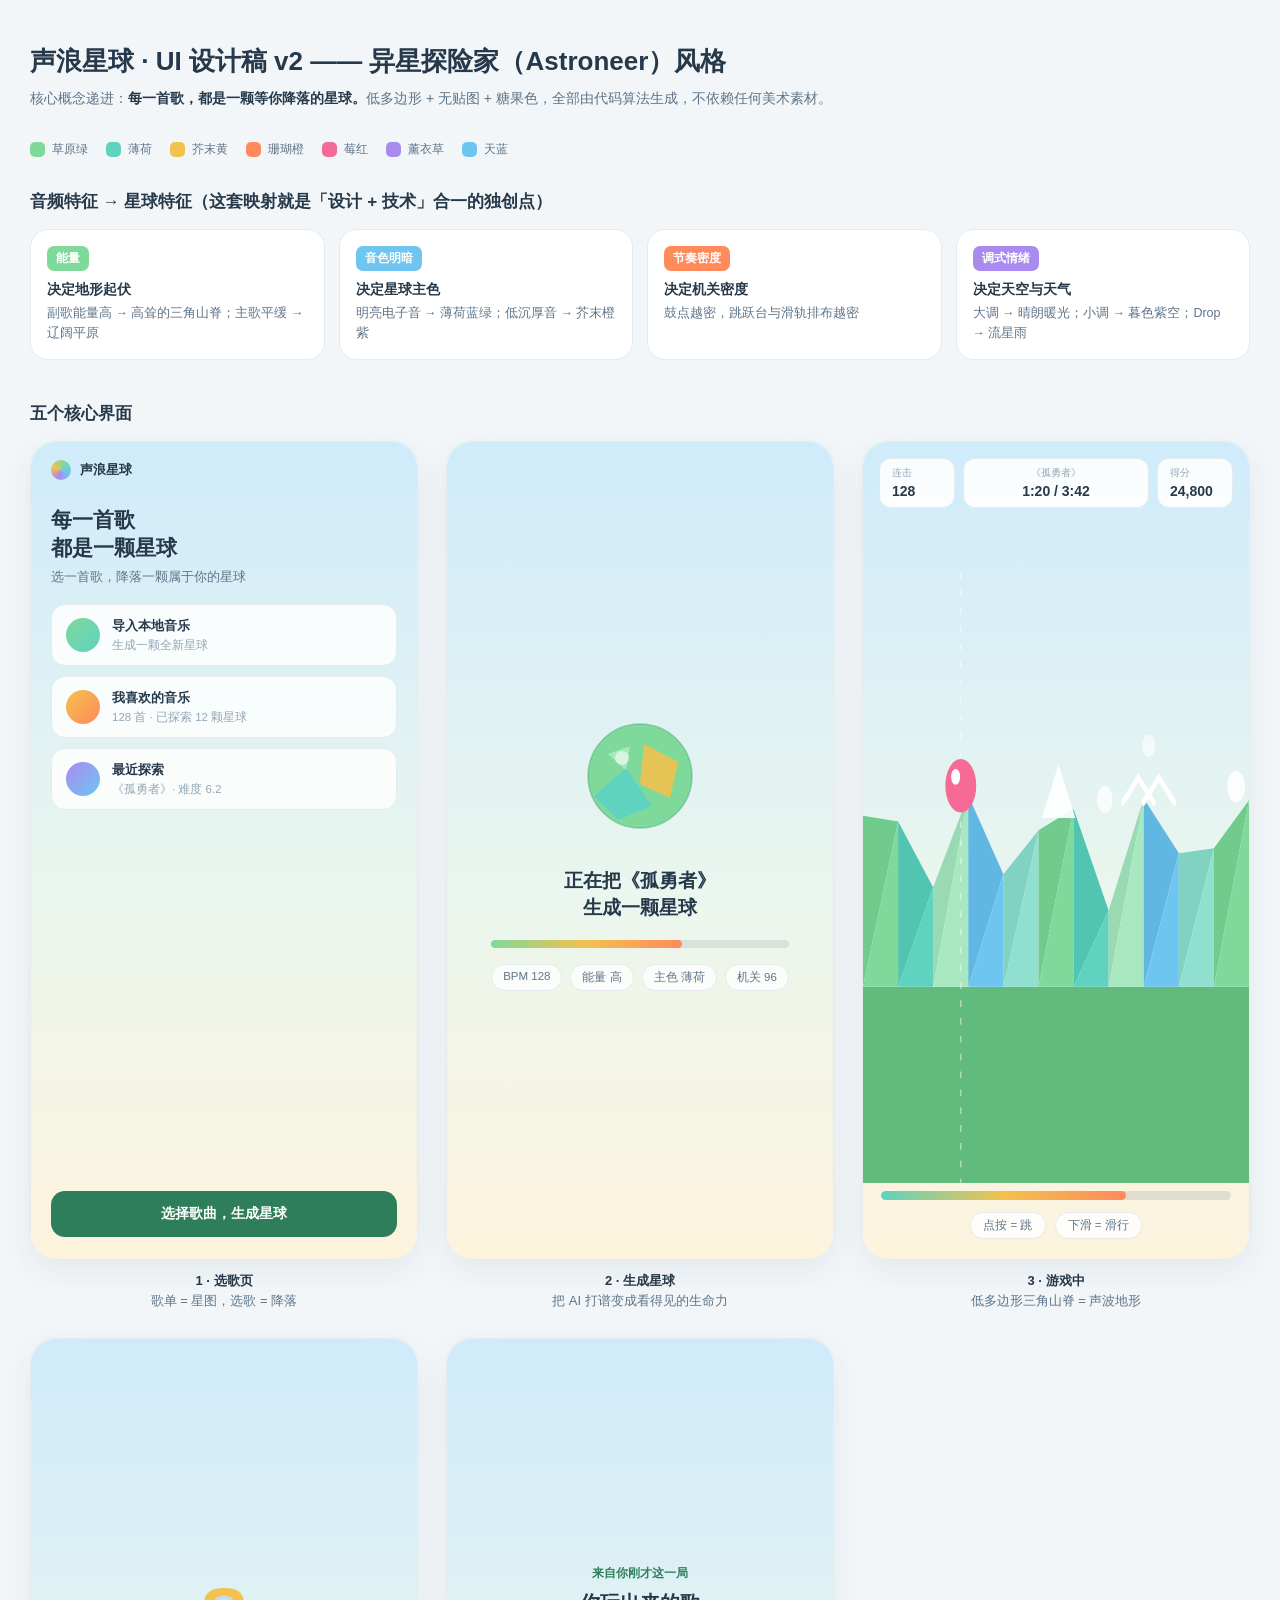
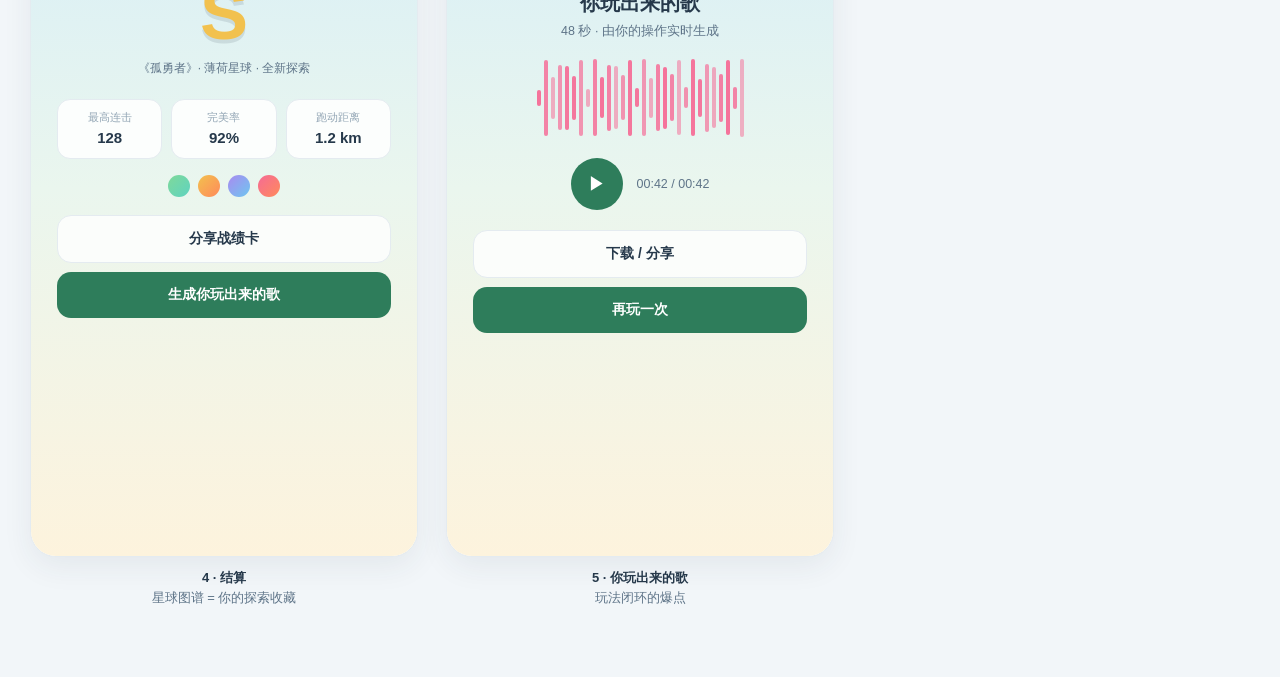
<file: 声浪星球-UI设计-异星风格.html>
<!doctype html>
<html lang="zh-CN">
<head>
<meta charset="UTF-8" />
<meta name="viewport" content="width=device-width,initial-scale=1.0" />
<title>声浪星球 · UI 设计稿 v2（异星探险家风格）</title>
<style>
:root{
  --page:#F2F6F9;
  --card:#FFFFFF;
  --line:#E4EBF0;
  --ink:#26394B; --ink2:#5E7488; --dim:#93A6B5;
  --grass:#7FD99A; --mint:#5FD3C0; --sand:#F3D9A4; --mustard:#F2C14E;
  --coral:#FF8A5B; --berry:#F56B96; --lav:#A98BF0; --sky:#6EC6F0;
  --r:18px;
}
*{box-sizing:border-box}
body{margin:0;background:var(--page);color:var(--ink);padding:44px 30px 70px;
  font-family:-apple-system,BlinkMacSystemFont,"PingFang SC","Microsoft YaHei",sans-serif;
  -webkit-font-smoothing:antialiased}
.wrap{max-width:1220px;margin:0 auto}
h1{font-size:26px;font-weight:600;margin:0 0 8px}
.sub{color:var(--ink2);font-size:14px;margin:0 0 30px;line-height:1.7}
.sub b{color:var(--ink)}
.tokens{display:flex;flex-wrap:wrap;gap:18px;margin-bottom:32px;font-size:12px;color:var(--ink2)}
.sw{display:flex;align-items:center;gap:7px}
.dot{width:15px;height:15px;border-radius:5px}
h2{font-size:17px;font-weight:600;margin:0 0 16px}
.map{display:grid;grid-template-columns:repeat(auto-fit,minmax(226px,1fr));gap:14px;margin-bottom:42px}
.map>div{background:var(--card);border:1px solid var(--line);border-radius:var(--r);padding:16px}
.map .k{display:inline-block;font-size:12px;font-weight:600;color:#fff;border-radius:7px;padding:3px 9px;margin-bottom:10px}
.map b{display:block;font-size:13.5px;font-weight:600;margin-bottom:4px}
.map span{font-size:12.5px;color:var(--ink2);line-height:1.6}
.screens{display:grid;grid-template-columns:repeat(auto-fit,minmax(288px,1fr));gap:28px}
.shot .cap{font-size:13px;color:var(--ink2);margin-top:12px;text-align:center}
.shot .cap b{color:var(--ink);font-weight:600;display:block;margin-bottom:2px}
.phone{width:100%;aspect-ratio:9/19;background:var(--card);border:1px solid var(--line);
  border-radius:26px;overflow:hidden;position:relative;display:flex;flex-direction:column;
  box-shadow:0 10px 30px rgba(38,57,75,.07)}
.phone.center{justify-content:center;align-items:center;padding:26px;text-align:center}
.sky{position:absolute;inset:0;background:linear-gradient(180deg,#CFEBFB 0%,#EAF6EE 55%,#FDF3DD 100%)}
.layer{position:relative;display:flex;flex-direction:column;height:100%}
.p-top{display:flex;align-items:center;gap:9px;padding:18px 20px 8px;font-size:13px;font-weight:600}
.logo{width:20px;height:20px;border-radius:50%;background:conic-gradient(from 20deg,var(--grass),var(--sky),var(--lav),var(--mustard),var(--grass))}
.p-body{padding:8px 20px;flex:1}
.p-body h2{font-size:21px;line-height:1.35;font-weight:600;margin:10px 0 6px}
.p-sub{color:var(--ink2);font-size:12.5px;margin:0 0 18px}
.row{display:flex;align-items:center;gap:12px;background:rgba(255,255,255,.86);border:1px solid var(--line);
  border-radius:14px;padding:12px 14px;margin-bottom:10px}
.planet{width:34px;height:34px;flex:0 0 34px;border-radius:50%}
.row b{display:block;font-size:13px;font-weight:600}
.row small{color:var(--dim);font-size:11.5px}
.p-foot{padding:14px 20px 22px}
.btn{width:100%;border:none;border-radius:14px;padding:14px;font-size:14px;font-weight:600;
  background:#2E7D5B;color:#fff;font-family:inherit;cursor:pointer}
.btn.ghost{background:rgba(255,255,255,.8);border:1px solid var(--line);color:var(--ink)}

.gen h3{font-size:19px;font-weight:600;line-height:1.4;margin:16px 0 18px}
.planet-big{width:132px;height:132px;margin:0 auto 6px}
.bar{height:8px;border-radius:5px;background:rgba(38,57,75,.1);margin:18px 0 16px;overflow:hidden}
.bar i{display:block;height:100%;border-radius:5px;background:linear-gradient(90deg,var(--grass),var(--mustard),var(--coral))}
.chips{display:flex;flex-wrap:wrap;gap:8px;justify-content:center}
.chips span{font-size:11.5px;color:var(--ink2);background:rgba(255,255,255,.8);border:1px solid var(--line);border-radius:999px;padding:5px 11px}

.phone.game{padding:0}
.hud{display:flex;justify-content:space-between;gap:8px;padding:16px 16px 6px;position:relative;z-index:3}
.hud-c{background:rgba(255,255,255,.9);border:1px solid var(--line);border-radius:12px;padding:7px 12px;min-width:76px}
.hud-c.mid{flex:1;text-align:center}
.hud-c small{display:block;font-size:10px;color:var(--dim);margin-bottom:2px}
.hud-c b{font-size:14px;font-weight:600}
.lane{flex:1;position:relative;z-index:2}
.lane svg{width:100%;height:100%;display:block}
.hud-b{padding:8px 18px 20px;position:relative;z-index:3}
.energy{height:9px;border-radius:5px;background:rgba(38,57,75,.12);overflow:hidden;margin-bottom:12px}
.energy i{display:block;height:100%;border-radius:5px;background:linear-gradient(90deg,var(--mint),var(--mustard),var(--coral))}
.tips{display:flex;gap:9px;justify-content:center;flex-wrap:wrap}
.tips span{font-size:11.5px;color:var(--ink2);background:rgba(255,255,255,.85);border:1px solid var(--line);border-radius:999px;padding:5px 12px}

.result .rank{font-size:72px;font-weight:700;line-height:1;color:var(--mustard);
  text-shadow:0 4px 0 rgba(38,57,75,.12)}
.result .rank-sub{color:var(--ink2);font-size:12px;margin:10px 0 22px}
.cells{display:flex;gap:9px;width:100%;margin-bottom:16px}
.cells>div{flex:1;background:rgba(255,255,255,.88);border:1px solid var(--line);border-radius:13px;padding:11px 8px}
.cells small{display:block;font-size:10.5px;color:var(--dim);margin-bottom:4px}
.cells b{font-size:15px;font-weight:600}
.planet-strip{display:flex;gap:8px;justify-content:center;margin-bottom:18px}
.planet-strip i{width:22px;height:22px;border-radius:50%}
.btns{display:flex;flex-direction:column;gap:9px;width:100%}
.song .tag{font-size:11.5px;color:#2E7D5B;font-weight:600}
.song h3{font-size:20px;font-weight:600;margin:9px 0 6px}
.song p{font-size:12.5px;color:var(--ink2);margin:0 0 18px}
.waveform{display:flex;align-items:center;justify-content:center;gap:3px;height:80px;width:100%;margin-bottom:20px}
.waveform i{width:4px;border-radius:2px;background:var(--berry);opacity:.8}
.play-row{display:flex;align-items:center;gap:14px;margin-bottom:20px;justify-content:center}
.play{width:52px;height:52px;border-radius:50%;border:none;background:#2E7D5B;color:#fff;font-size:18px;cursor:pointer}
.play-row span{font-size:12.5px;color:var(--ink2)}
</style>
</head>
<body>
<div class="wrap">
  <h1>声浪星球 · UI 设计稿 v2 —— 异星探险家（Astroneer）风格</h1>
  <p class="sub">核心概念递进：<b>每一首歌，都是一颗等你降落的星球。</b>低多边形 + 无贴图 + 糖果色，全部由代码算法生成，不依赖任何美术素材。</p>

  <div class="tokens">
    <span class="sw"><span class="dot" style="background:#7FD99A"></span>草原绿</span>
    <span class="sw"><span class="dot" style="background:#5FD3C0"></span>薄荷</span>
    <span class="sw"><span class="dot" style="background:#F2C14E"></span>芥末黄</span>
    <span class="sw"><span class="dot" style="background:#FF8A5B"></span>珊瑚橙</span>
    <span class="sw"><span class="dot" style="background:#F56B96"></span>莓红</span>
    <span class="sw"><span class="dot" style="background:#A98BF0"></span>薰衣草</span>
    <span class="sw"><span class="dot" style="background:#6EC6F0"></span>天蓝</span>
  </div>

  <h2>音频特征 → 星球特征（这套映射就是「设计 + 技术」合一的独创点）</h2>
  <div class="map">
    <div><span class="k" style="background:#7FD99A">能量</span><b>决定地形起伏</b><span>副歌能量高 → 高耸的三角山脊；主歌平缓 → 辽阔平原</span></div>
    <div><span class="k" style="background:#6EC6F0">音色明暗</span><b>决定星球主色</b><span>明亮电子音 → 薄荷蓝绿；低沉厚音 → 芥末橙紫</span></div>
    <div><span class="k" style="background:#FF8A5B">节奏密度</span><b>决定机关密度</b><span>鼓点越密，跳跃台与滑轨排布越密</span></div>
    <div><span class="k" style="background:#A98BF0">调式情绪</span><b>决定天空与天气</b><span>大调 → 晴朗暖光；小调 → 暮色紫空；Drop → 流星雨</span></div>
  </div>

  <h2>五个核心界面</h2>
  <div class="screens">

    <div class="shot">
      <div class="phone">
        <div class="sky"></div>
        <div class="layer">
          <div class="p-top"><span class="logo"></span>声浪星球</div>
          <div class="p-body">
            <h2>每一首歌<br>都是一颗星球</h2>
            <p class="p-sub">选一首歌，降落一颗属于你的星球</p>
            <div class="row"><span class="planet" style="background:linear-gradient(135deg,#7FD99A,#5FD3C0)"></span><div><b>导入本地音乐</b><small>生成一颗全新星球</small></div></div>
            <div class="row"><span class="planet" style="background:linear-gradient(135deg,#F2C14E,#FF8A5B)"></span><div><b>我喜欢的音乐</b><small>128 首 · 已探索 12 颗星球</small></div></div>
            <div class="row"><span class="planet" style="background:linear-gradient(135deg,#A98BF0,#6EC6F0)"></span><div><b>最近探索</b><small>《孤勇者》· 难度 6.2</small></div></div>
          </div>
          <div class="p-foot"><button class="btn">选择歌曲，生成星球</button></div>
        </div>
      </div>
      <div class="cap"><b>1 · 选歌页</b>歌单 = 星图，选歌 = 降落</div>
    </div>

    <div class="shot">
      <div class="phone center">
        <div class="sky"></div>
        <div class="gen" style="position:relative;z-index:2">
          <svg class="planet-big" viewBox="0 0 132 132" aria-label="正在生成的星球">
            <circle cx="66" cy="66" r="52" fill="#7FD99A"/>
            <polygon points="20,86 52,58 78,96 44,110" fill="#5FD3C0"/>
            <polygon points="70,34 104,52 96,88 66,74" fill="#F2C14E" opacity=".9"/>
            <polygon points="34,44 56,36 52,60" fill="#A7E8C1"/>
            <circle cx="66" cy="66" r="52" fill="none" stroke="#3FA57A" stroke-width="1.5" opacity=".45"/>
            <circle cx="48" cy="48" r="7" fill="#fff" opacity=".55"/>
          </svg>
          <h3>正在把《孤勇者》<br>生成一颗星球</h3>
          <div class="bar"><i style="width:64%"></i></div>
          <div class="chips"><span>BPM 128</span><span>能量 高</span><span>主色 薄荷</span><span>机关 96</span></div>
        </div>
      </div>
      <div class="cap"><b>2 · 生成星球</b>把 AI 打谱变成看得见的生命力</div>
    </div>

    <div class="shot">
      <div class="phone game">
        <div class="sky"></div>
        <div class="hud">
          <div class="hud-c"><small>连击</small><b>128</b></div>
          <div class="hud-c mid"><small>《孤勇者》</small><b>1:20 / 3:42</b></div>
          <div class="hud-c"><small>得分</small><b>24,800</b></div>
        </div>
        <div class="lane" data-terrain data-amp="86" data-n="11" data-planet="mint"></div>
        <div class="hud-b">
          <div class="energy"><i style="width:70%"></i></div>
          <div class="tips"><span>点按 = 跳</span><span>下滑 = 滑行</span></div>
        </div>
      </div>
      <div class="cap"><b>3 · 游戏中</b>低多边形三角山脊 = 声波地形</div>
    </div>

    <div class="shot">
      <div class="phone center">
        <div class="sky"></div>
        <div class="result" style="width:100%;position:relative;z-index:2">
          <div class="rank">S</div>
          <div class="rank-sub">《孤勇者》· 薄荷星球 · 全新探索</div>
          <div class="cells">
            <div><small>最高连击</small><b>128</b></div>
            <div><small>完美率</small><b>92%</b></div>
            <div><small>跑动距离</small><b>1.2 km</b></div>
          </div>
          <div class="planet-strip">
            <i style="background:linear-gradient(135deg,#7FD99A,#5FD3C0)"></i>
            <i style="background:linear-gradient(135deg,#F2C14E,#FF8A5B)"></i>
            <i style="background:linear-gradient(135deg,#A98BF0,#6EC6F0)"></i>
            <i style="background:linear-gradient(135deg,#F56B96,#FF8A5B)"></i>
          </div>
          <div class="btns">
            <button class="btn ghost">分享战绩卡</button>
            <button class="btn">生成你玩出来的歌</button>
          </div>
        </div>
      </div>
      <div class="cap"><b>4 · 结算</b>星球图谱 = 你的探索收藏</div>
    </div>

    <div class="shot">
      <div class="phone center">
        <div class="sky"></div>
        <div class="song" style="width:100%;position:relative;z-index:2">
          <span class="tag">来自你刚才这一局</span>
          <h3>你玩出来的歌</h3>
          <p>48 秒 · 由你的操作实时生成</p>
          <div class="waveform" data-bars="30"></div>
          <div class="play-row">
            <button class="play">▶</button><span>00:42 / 00:42</span>
          </div>
          <div class="btns">
            <button class="btn ghost">下载 / 分享</button>
            <button class="btn">再玩一次</button>
          </div>
        </div>
      </div>
      <div class="cap"><b>5 · 你玩出来的歌</b>玩法闭环的爆点</div>
    </div>

  </div>
</div>
<script>
function shade(hex,amt){
  var c=hex.replace('#','');
  var r=parseInt(c.substr(0,2),16),g=parseInt(c.substr(2,2),16),b=parseInt(c.substr(4,2),16);
  r=Math.max(0,Math.min(255,r+amt));g=Math.max(0,Math.min(255,g+amt));b=Math.max(0,Math.min(255,b+amt));
  return '#'+[r,g,b].map(function(v){return v.toString(16).padStart(2,'0')}).join('');
}
var PALETTES={
  mint:['#7FD99A','#5FD3C0','#A7E8C1','#6EC6F0','#8FE0CF'],
  sunset:['#F2C14E','#FF8A5B','#F3D9A4','#F56B96','#FFB37A']
};
document.querySelectorAll('[data-terrain]').forEach(function(el){
  var W=300,H=300,base=212,n=+el.dataset.n||11,amp=+el.dataset.amp||80;
  var cols=PALETTES[el.dataset.planet]||PALETTES.mint;
  var pts=[];
  for(var i=0;i<=n;i++){
    pts.push({x:(i*W/n).toFixed(1),y:(base-amp*(0.32+0.68*Math.abs(Math.sin(i*1.22+1)))).toFixed(1)});
  }
  function yAt(x){
    for(var i=0;i<n;i++){
      var a=+pts[i].x,b=+pts[i+1].x;
      if(x>=a&&x<=b){var t=(x-a)/(b-a);return +pts[i].y+(+pts[i+1].y-+pts[i].y)*t;}
    }
    return base-40;
  }
  var s='<svg viewBox="0 0 300 300" preserveAspectRatio="none">';
  s+='<rect x="0" y="212" width="300" height="88" fill="'+shade(cols[0],-30)+'"/>';
  for(var i=0;i<n;i++){
    var a=pts[i],b=pts[i+1];
    var col=cols[i%cols.length];
    s+='<polygon points="'+a.x+',212 '+a.x+','+a.y+' '+b.x+','+b.y+'" fill="'+shade(col,-14)+'"/>';
    s+='<polygon points="'+a.x+',212 '+b.x+','+b.y+' '+b.x+',212" fill="'+col+'"/>';
  }
  var px=76,py=yAt(px);
  var jx=152,jy=yAt(jx);
  var bx=214,by=yAt(bx);
  s+='<polygon points="'+(jx-13)+','+jy+' '+(jx+13)+','+jy+' '+jx+','+(jy-24)+'" fill="#FFFFFF" opacity=".92"/>';
  s+='<polyline points="'+(bx-12)+','+(by-6)+' '+bx+','+(by-17)+' '+(bx+12)+','+(by-6)+'" fill="none" stroke="#FFFFFF" stroke-width="3" stroke-linecap="round"/>';
  s+='<polyline points="'+(bx+4)+','+(by-6)+' '+(bx+16)+','+(by-17)+' '+(bx+28)+','+(by-6)+'" fill="none" stroke="#FFFFFF" stroke-width="3" stroke-linecap="round"/>';
  s+='<circle cx="'+(bx+76)+'" cy="'+(yAt(bx+76)-14)+'" r="7" fill="#FFFFFF" opacity=".85"/>';
  s+='<circle cx="188" cy="128" r="6" fill="#FFFFFF" opacity=".75"/>';
  s+='<circle cx="222" cy="104" r="5" fill="#FFFFFF" opacity=".6"/>';
  s+='<line x1="'+px+'" y1="26" x2="'+px+'" y2="300" stroke="#FFFFFF" stroke-width="1" stroke-dasharray="3 5" opacity=".55"/>';
  s+='<circle cx="'+px+'" cy="'+(py-13)+'" r="12" fill="#F56B96"/>';
  s+='<circle cx="'+(px-4)+'" cy="'+(py-17)+'" r="3.5" fill="#fff"/>';
  s+='</svg>';
  el.innerHTML=s;
});
document.querySelectorAll('[data-bars]').forEach(function(el){
  var n=+el.dataset.bars;
  for(var i=0;i<n;i++){
    var b=document.createElement('i');
    b.style.height=Math.round(16+Math.abs(Math.sin(i*1.35))*62)+'px';
    b.style.opacity=(0.45+Math.abs(Math.cos(i*0.7))*0.5).toFixed(2);
    el.appendChild(b);
  }
});
</script>
</body>
</html>
</file>
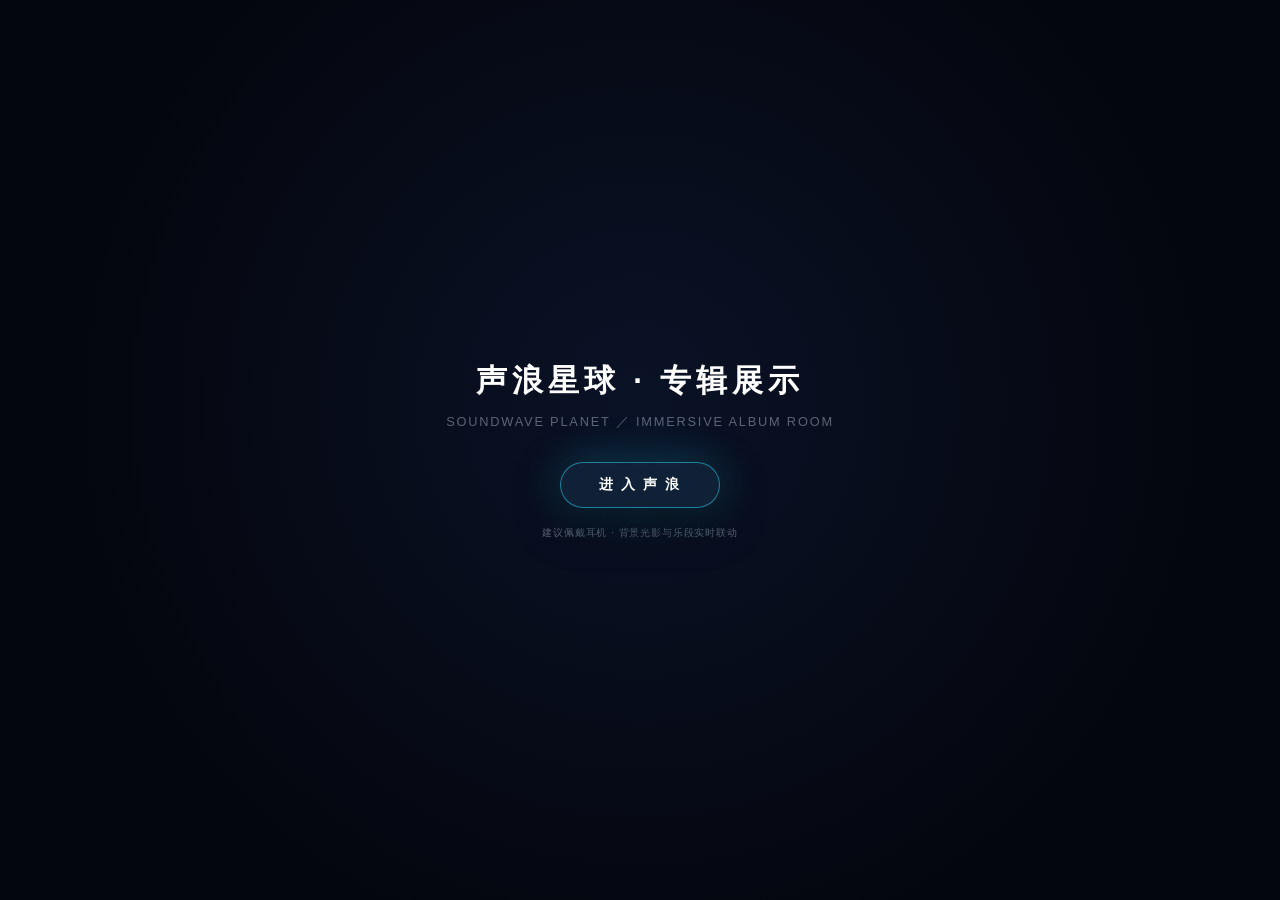
<file: 声浪星球-专辑展示.html>
<!DOCTYPE html>
<html lang="zh-CN">
<head>
<meta charset="utf-8">
<meta name="viewport" content="width=device-width,initial-scale=1,viewport-fit=cover">
<meta name="theme-color" content="#05070F">
<title>声浪星球 · 专辑展示 · Soundwave Planet</title>
<style>
/* ==========================================================================
   声浪星球 · 专辑展示页（ALBUM SHOWCASE）
   --------------------------------------------------------------------------
   设计基准：与游戏内 SoundGallery / HUD 同一套视觉语言
     · 玻璃卡：rgba(28,60,88,.30) + rgba(255,255,255,.14) 边 + blur(14px)
     · 段落主题色：与游戏 KIND_COL 逐位一致（intro→outro 七色）
     · 字体：PingFang SC / 微软雅黑 标准无衬线
     · 封面美术：程序化 canvas（禁照片纹理），与 _drawAlbum 同源配色
   舞台分层（z-index）
     0  背景投影光影（canvas，音频驱动）
     1  氛围叠层（晕影 / 扫描线 / 颗粒）
     2  世界（顶栏 / 专辑台 / 诗行 / 底栏）
     3  浮层（光标提示 / 加载遮罩）
   ========================================================================== */

:root{
  --sans:"PingFang SC","Hiragino Sans GB","Microsoft YaHei",-apple-system,
         BlinkMacSystemFont,"Segoe UI",Roboto,"Helvetica Neue",Arial,sans-serif;
  --acc:#59C8E8;
  --acc-soft:rgba(89,200,232,.52);
  --acc-glow:rgba(89,200,232,.28);
  --glass:rgba(28,60,88,.30);
  --glass-2:rgba(10,18,36,.42);
  --line:rgba(255,255,255,.14);
  --ink:#EAF2FF;
  --ink-2:rgba(226,238,255,.62);
  --ink-3:rgba(226,238,255,.38);
  --art:min(46vh, 37vw, 560px);
  --gap:clamp(18px, 2.6vw, 60px);
}

*{box-sizing:border-box}
html,body{height:100%}
body{
  margin:0;background:#05070F;color:var(--ink);
  font-family:var(--sans);-webkit-font-smoothing:antialiased;
  overflow:hidden;
  -webkit-tap-highlight-color:transparent;
}
canvas{display:block}

/* ---------------- 0 · 背景投影层 ---------------- */
/* 注意：canvas 是替换元素，inset:0 + width:auto 不会拉伸 ⇒ 必须显式 100% */
#bg{position:fixed;inset:0;width:100%;height:100%;z-index:0}
.fx{position:fixed;inset:0;z-index:1;pointer-events:none}
.fx .vig{
  position:absolute;inset:0;
  background:
    radial-gradient(120% 90% at 50% 46%, rgba(0,0,0,0) 34%, rgba(3,5,12,.62) 78%, rgba(2,3,8,.94) 100%);
}
.fx .scan{
  position:absolute;inset:0;opacity:.16;mix-blend-mode:overlay;
  background:repeating-linear-gradient(to bottom,
    rgba(255,255,255,.10) 0 1px, rgba(255,255,255,0) 1px 3px);
}
.fx .grain{
  position:absolute;inset:-40%;opacity:.05;
  background-image:radial-gradient(rgba(255,255,255,.9) .5px, rgba(255,255,255,0) .5px);
  background-size:3px 3px;
  animation:grainShift 8s steps(6) infinite;
}
@keyframes grainShift{
  0%{transform:translate3d(0,0,0)} 20%{transform:translate3d(-2%,1.5%,0)}
  40%{transform:translate3d(1.5%,-1%,0)} 60%{transform:translate3d(-1%,-2%,0)}
  80%{transform:translate3d(2%,1%,0)} 100%{transform:translate3d(0,0,0)}
}

/* ---------------- 2 · 世界 ---------------- */
#world{
  position:relative;z-index:2;
  height:100vh;height:100dvh;
  display:flex;flex-direction:column;
  padding:calc(env(safe-area-inset-top,0px)) 0 calc(env(safe-area-inset-bottom,0px));
}

/* ---------------- 顶栏 ---------------- */
.topbar{
  display:flex;align-items:center;gap:clamp(12px,1.6vw,28px);
  padding:clamp(14px,1.7vh,26px) var(--gap) clamp(8px,1vh,16px);
  flex:0 0 auto;min-width:0;
}
.brand{display:flex;align-items:center;gap:clamp(10px,1vw,16px);min-width:0;flex:0 1 auto}
.brand .orb{
  width:clamp(26px,2.5vw,40px);aspect-ratio:1;border-radius:50%;flex:0 0 auto;
  background:radial-gradient(circle at 34% 30%, #FFFFFF 0 10%, var(--acc) 34%, rgba(9,14,30,.9) 72%);
  box-shadow:0 0 0 1px rgba(255,255,255,.22), 0 0 26px var(--acc-glow);
  position:relative;
}
.brand .orb:after{
  content:"";position:absolute;inset:-30%;border-radius:50%;
  border:1px solid var(--acc-soft);border-top-color:transparent;border-left-color:transparent;
  animation:orbSpin 5.5s linear infinite;
}
@keyframes orbSpin{to{transform:rotate(360deg)}}
.brand .bt{min-width:0;overflow:hidden}
.brand .bt .n{
  font-size:clamp(13px,1.15vw,18px);font-weight:800;letter-spacing:.14em;
  white-space:nowrap;overflow:hidden;text-overflow:ellipsis;color:#fff;
}
.brand .bt .s{
  font-size:clamp(9px,.78vw,12px);font-weight:600;letter-spacing:.24em;
  color:var(--ink-3);white-space:nowrap;overflow:hidden;text-overflow:ellipsis;margin-top:2px;
}
.spacer{flex:1 1 0;min-width:6px}

.pills{
  display:flex;gap:8px;align-items:center;min-width:0;flex:0 1 auto;
  overflow-x:auto;scrollbar-width:none;padding:2px;
  -webkit-overflow-scrolling:touch;
}
.pills::-webkit-scrollbar{display:none}
.pill{
  flex:0 0 auto;cursor:pointer;border:1px solid var(--line);
  background:var(--glass);backdrop-filter:blur(14px);-webkit-backdrop-filter:blur(14px);
  color:var(--ink-2);font-family:inherit;font-weight:650;
  font-size:clamp(11px,.86vw,14px);letter-spacing:.03em;
  padding:clamp(7px,.9vh,11px) clamp(12px,1.1vw,20px);
  border-radius:999px;white-space:nowrap;
  transition:color .22s,border-color .22s,background .22s,box-shadow .22s,transform .22s;
}
.pill:hover{color:#fff;transform:translateY(-1px)}
.pill.on{
  color:#04121C;background:var(--acc);border-color:transparent;
  box-shadow:0 6px 22px var(--acc-glow);
}
.iconbtn{
  flex:0 0 auto;cursor:pointer;width:clamp(30px,2.4vw,38px);aspect-ratio:1;border-radius:50%;
  border:1px solid var(--line);background:var(--glass);color:var(--ink-2);
  backdrop-filter:blur(14px);-webkit-backdrop-filter:blur(14px);
  display:grid;place-items:center;padding:0;transition:color .22s,transform .22s;
}
.iconbtn:hover{color:#fff;transform:translateY(-1px)}
.iconbtn svg{width:52%;height:52%;fill:none;stroke:currentColor;stroke-width:1.9;
  stroke-linecap:round;stroke-linejoin:round}

/* ---------------- 主台 ---------------- */
.deck{
  flex:1 1 auto;min-height:0;
  display:grid;
  grid-template-columns:minmax(0,1.04fr) minmax(0,.96fr);
  gap:var(--gap);
  align-items:center;
  padding:0 var(--gap) clamp(10px,1.6vh,26px);
}

/* --- 左：专辑台 + 信息 --- */
.left{
  display:flex;flex-direction:column;align-items:center;justify-content:center;
  gap:clamp(14px,2.2vh,34px);min-width:0;min-height:0;
}

.plate{
  position:relative;width:var(--art);height:var(--art);
  perspective:1400px;perspective-origin:50% 46%;
  transform-style:preserve-3d;
  flex:0 0 auto;
}

/* 光晕（浮空托底） */
.plate .halo{
  position:absolute;left:50%;top:56%;width:calc(var(--art)*1.72);height:calc(var(--art)*1.72);
  transform:translate(-50%,-50%);
  background:radial-gradient(circle, var(--acc-glow) 0 8%, rgba(0,0,0,0) 58%);
  filter:blur(6px);opacity:.9;pointer-events:none;
}
.plate .pool{
  position:absolute;left:50%;bottom:calc(var(--art)*-0.10);
  width:calc(var(--art)*1.10);height:calc(var(--art)*0.26);
  transform:translateX(-50%) scaleY(.5);
  background:radial-gradient(ellipse at 50% 50%, var(--acc-glow) 0 10%, rgba(0,0,0,0) 66%);
  filter:blur(14px);pointer-events:none;
}

/* 黑胶（抽出层） */
.vinyl, .vinyl-glare{
  position:absolute;left:50%;top:50%;width:calc(var(--art)*.94);height:calc(var(--art)*.94);
  transform-origin:50% 50%;pointer-events:none;
  transform:translate(-50%,-50%) translateX(var(--vinx,0px)) translateZ(-6px);
  will-change:transform,rotate;
}
.vinyl{rotate:var(--vina,0deg)}
.vinyl canvas{
  width:100%;height:100%;border-radius:50%;
  box-shadow:0 26px 70px rgba(0,0,0,.66), 0 0 0 1px rgba(255,255,255,.10), 0 0 40px var(--acc-glow);
}
/* 固定高光（不随盘旋转）——让"从封套里抽出来的"是一张上了光的黑胶 */
.vinyl-glare{
  border-radius:50%;mix-blend-mode:screen;opacity:.80;
  background:conic-gradient(from 208deg,
      rgba(255,255,255,0) 0deg, rgba(255,255,255,.26) 32deg, rgba(255,255,255,.02) 76deg,
      rgba(255,255,255,0) 130deg, rgba(255,255,255,.17) 194deg, rgba(255,255,255,.01) 224deg,
      rgba(255,255,255,0) 278deg, rgba(255,255,255,.22) 330deg, rgba(255,255,255,0) 360deg);
}

/* 封套 */
.sleeve{
  position:absolute;inset:0;border-radius:clamp(12px,1.5vw,26px);
  overflow:hidden;cursor:pointer;background:#0A0F20;
  transform:translateZ(16px);
  transition:transform .62s cubic-bezier(.2,.72,.2,1),box-shadow .5s;
  box-shadow:
    0 42px 90px rgba(0,0,0,.62),
    0 10px 28px rgba(0,0,0,.5),
    0 0 0 1px rgba(255,255,255,.14),
    0 0 76px var(--acc-glow);
  will-change:transform;
}
.plate:hover .sleeve{transform:translateZ(34px)}
.sleeve canvas{width:100%;height:100%;display:block}
.sleeve .gloss{
  position:absolute;inset:0;pointer-events:none;border-radius:inherit;
  background:
    linear-gradient(126deg, rgba(255,255,255,.20) 0%, rgba(255,255,255,.05) 22%,
                    rgba(255,255,255,0) 46%, rgba(255,255,255,.05) 72%, rgba(255,255,255,.12) 100%);
  mix-blend-mode:screen;
}
.sleeve .edge{
  position:absolute;inset:0;pointer-events:none;border-radius:inherit;
  box-shadow:inset 0 0 0 1px rgba(255,255,255,.16), inset 0 0 60px rgba(0,0,0,.5);
}

/* 播放钮 */
.play{
  position:absolute;left:50%;top:50%;z-index:6;
  width:clamp(58px,5.2vw,92px);aspect-ratio:1;border-radius:50%;
  transform:translate(-50%,-50%) translateZ(60px) scale(.92);
  border:1.5px solid rgba(255,255,255,.34);
  background:rgba(8,14,28,.52);
  backdrop-filter:blur(16px);-webkit-backdrop-filter:blur(16px);
  color:#fff;cursor:pointer;padding:0;display:grid;place-items:center;
  box-shadow:0 14px 40px rgba(0,0,0,.55), 0 0 44px var(--acc-glow);
  transition:transform .34s cubic-bezier(.2,.72,.2,1),background .3s,border-color .3s;
  opacity:.94;
}
.plate:hover .play{transform:translate(-50%,-50%) translateZ(60px) scale(1);opacity:1}
.play:hover{background:rgba(12,22,42,.72);border-color:var(--acc)}
.play svg{width:38%;height:38%;fill:#fff;stroke:none}
.play svg.ic-pause{stroke:#fff;fill:none;stroke-width:2.6;stroke-linecap:round}

/* 光标跟随提示 */
.tip{
  position:absolute;left:0;top:0;z-index:7;pointer-events:none;
  transform:translate(-50%,-150%);
  padding:clamp(6px,.8vh,9px) clamp(10px,.9vw,15px);border-radius:12px;
  background:rgba(8,14,28,.86);border:1px solid var(--acc-soft);
  backdrop-filter:blur(10px);-webkit-backdrop-filter:blur(10px);
  font-size:clamp(11px,.82vw,13px);font-weight:650;letter-spacing:.02em;color:var(--ink);
  white-space:nowrap;box-shadow:0 10px 34px rgba(0,0,0,.5);
  opacity:0;transition:opacity .2s;
}
.tip.on{opacity:1}

/* --- 信息块（放大） --- */
.info{width:min(100%, calc(var(--art) * 1.5));min-width:0;text-align:center}
.info .nm{
  font-size:clamp(26px,3.5vw,62px);font-weight:850;letter-spacing:-.01em;line-height:1.02;
  color:#fff;text-shadow:0 6px 40px rgba(0,0,0,.6), 0 0 60px var(--acc-glow);
  word-break:break-word;
}
.info .ar{
  margin-top:clamp(5px,.9vh,12px);
  font-size:clamp(12px,1.2vw,22px);font-weight:650;letter-spacing:.10em;
  color:var(--acc);
}
.info .chips{
  margin-top:clamp(9px,1.5vh,20px);
  display:flex;flex-wrap:wrap;gap:clamp(6px,.7vw,12px);justify-content:center;
}
.chip{
  display:flex;align-items:center;gap:8px;
  border:1px solid var(--line);background:var(--glass-2);
  backdrop-filter:blur(12px);-webkit-backdrop-filter:blur(12px);
  border-radius:999px;padding:clamp(5px,.7vh,9px) clamp(10px,1vw,17px);
  font-size:clamp(10px,.82vw,13px);font-weight:650;letter-spacing:.06em;color:var(--ink-2);
  white-space:nowrap;
}
.chip b{color:#fff;font-weight:750;font-variant-numeric:tabular-nums}
.chip i{
  font-style:normal;width:6px;height:6px;border-radius:50%;background:var(--acc);
  box-shadow:0 0 10px var(--acc);
}
.info .attr{
  margin-top:clamp(7px,1.2vh,16px);
  font-size:clamp(9px,.72vw,11.5px);letter-spacing:.05em;color:var(--ink-3);
}

/* --- 右：诗行 --- */
.verse{
  position:relative;min-width:0;min-height:0;height:100%;
  display:flex;flex-direction:column;justify-content:center;
  padding:clamp(12px,2vh,30px) 0;
}
.vp-head{
  display:flex;align-items:center;gap:clamp(8px,.9vw,14px);
  padding:0 clamp(2px,.4vw,10px) clamp(8px,1.2vh,18px);
  flex:0 0 auto;
}
.badge{
  border-radius:999px;padding:clamp(4px,.6vh,7px) clamp(10px,.9vw,16px);
  font-size:clamp(10px,.82vw,13px);font-weight:750;letter-spacing:.14em;
  color:#04121C;background:var(--acc);box-shadow:0 6px 22px var(--acc-glow);
  white-space:nowrap;transition:background .5s,box-shadow .5s;
}
.vp-head .t{
  font-size:clamp(11px,.95vw,15px);font-weight:750;letter-spacing:.22em;color:var(--ink-2);
  white-space:nowrap;overflow:hidden;text-overflow:ellipsis;
}
.vp-head .rule{flex:1 1 auto;height:1px;background:linear-gradient(90deg,var(--acc-soft),rgba(255,255,255,0))}

.lines{position:relative;flex:1 1 auto;min-height:0;overflow:hidden}
.vl{
  position:absolute;left:0;right:0;top:50%;
  display:flex;align-items:center;gap:clamp(8px,.8vw,16px);
  transform-origin:0% 50%;
  will-change:transform,opacity;
  padding-right:clamp(4px,.6vw,12px);
}
.vl .bar{
  flex:0 0 auto;width:3px;height:1.5em;border-radius:3px;
  background:var(--acc);opacity:0;transform:scaleY(.3);
  transition:opacity .3s,transform .3s;box-shadow:0 0 14px var(--acc);
}
.vl .tx{
  flex:1 1 auto;min-width:0;
  font-weight:750;letter-spacing:.01em;line-height:1.22;
  color:rgba(226,238,255,.46);
  transition:color .34s,text-shadow .34s;
  white-space:nowrap;overflow:hidden;text-overflow:ellipsis;
}
.vl.act .tx{color:#fff;text-shadow:0 4px 30px rgba(0,0,0,.7), 0 0 40px var(--acc-glow)}
.vl.act .bar{opacity:1;transform:scaleY(1)}
.vl.past .tx{color:rgba(226,238,255,.30)}

.vp-foot{
  flex:0 0 auto;display:flex;align-items:center;gap:10px;
  padding:clamp(8px,1.3vh,18px) clamp(2px,.4vw,10px) 0;
  font-size:clamp(10px,.82vw,13px);font-weight:600;letter-spacing:.08em;color:var(--ink-3);
  white-space:nowrap;overflow:hidden;
}
.vp-foot .dot{width:5px;height:5px;border-radius:50%;background:var(--acc-soft);flex:0 0 auto}

/* ---------------- 底栏 ---------------- */
.footbar{
  flex:0 0 auto;
  padding:clamp(6px,.9vh,14px) var(--gap) clamp(12px,1.8vh,26px);
  display:flex;align-items:center;gap:clamp(10px,1.2vw,24px);min-width:0;
}
.transport{display:flex;align-items:center;gap:clamp(6px,.7vw,12px);flex:0 0 auto}
.tbtn{
  cursor:pointer;width:clamp(30px,2.4vw,42px);aspect-ratio:1;border-radius:50%;
  border:1px solid var(--line);background:var(--glass);color:var(--ink);
  backdrop-filter:blur(14px);-webkit-backdrop-filter:blur(14px);
  display:grid;place-items:center;padding:0;transition:color .2s,transform .2s,background .2s;
}
.tbtn:hover{transform:translateY(-1px);background:rgba(28,60,88,.55)}
.tbtn svg{width:46%;height:46%;fill:currentColor}
.tbtn.main{width:clamp(38px,3vw,52px);background:var(--acc);color:#04121C;border-color:transparent;
  box-shadow:0 8px 26px var(--acc-glow)}
.tbtn.main svg{width:44%;height:44%}

.track{
  flex:1 1 auto;min-width:0;display:flex;align-items:center;gap:clamp(8px,1vw,18px);
}
.track .tm{
  font-size:clamp(10px,.86vw,14px);font-weight:650;letter-spacing:.05em;
  color:var(--ink-2);font-variant-numeric:tabular-nums;flex:0 0 auto;
}
.bar-wrap{
  position:relative;flex:1 1 auto;min-width:40px;height:clamp(16px,1.6vh,24px);
  display:flex;align-items:center;cursor:pointer;
}
.bar-wrap .rail{
  position:absolute;left:0;right:0;height:3px;border-radius:3px;
  background:rgba(255,255,255,.16);overflow:hidden;
}
.bar-wrap .fill{
  position:absolute;left:0;top:0;bottom:0;width:0%;
  background:linear-gradient(90deg,var(--acc-soft),var(--acc));
  box-shadow:0 0 16px var(--acc-glow);border-radius:3px;
}
.bar-wrap .knob{
  position:absolute;top:50%;left:0%;width:clamp(9px,.85vw,13px);aspect-ratio:1;border-radius:50%;
  background:#fff;transform:translate(-50%,-50%);box-shadow:0 0 14px var(--acc-glow);
  pointer-events:none;
}
.bar-wrap .buf{
  position:absolute;left:0;top:0;bottom:0;width:0%;background:rgba(255,255,255,.10);
}
#spec{flex:0 0 auto;width:clamp(120px,15vw,280px);height:clamp(22px,2.6vh,38px);opacity:.9}

/* ---------------- 3 · 浮层 ---------------- */
.boot{
  position:fixed;inset:0;z-index:40;display:grid;place-items:center;
  background:radial-gradient(circle at 50% 45%, #0A1226 0%, #04060E 70%);
  transition:opacity .8s;text-align:center;padding:24px;
}
.boot.off{opacity:0;pointer-events:none}
.boot .bk{max-width:520px}
.boot .bn{font-size:clamp(20px,2.4vw,34px);font-weight:850;letter-spacing:.16em;color:#fff}
.boot .bs{margin-top:12px;font-size:clamp(11px,1vw,14px);letter-spacing:.14em;color:var(--ink-3)}
.boot .bgo{
  margin-top:clamp(20px,3.4vh,40px);cursor:pointer;
  padding:clamp(11px,1.4vh,16px) clamp(26px,3vw,46px);border-radius:999px;
  border:1px solid var(--acc-soft);background:rgba(28,60,88,.4);
  backdrop-filter:blur(14px);-webkit-backdrop-filter:blur(14px);
  color:#fff;font-family:inherit;font-size:clamp(13px,1.1vw,17px);font-weight:750;letter-spacing:.14em;
  box-shadow:0 14px 44px rgba(0,0,0,.5), 0 0 44px var(--acc-glow);
  transition:transform .24s,box-shadow .24s;
}
.boot .bgo:hover{transform:translateY(-2px);box-shadow:0 20px 54px rgba(0,0,0,.55), 0 0 60px var(--acc-glow)}
.boot .bh{margin-top:clamp(14px,2vh,24px);font-size:clamp(10px,.82vw,12px);
  letter-spacing:.08em;color:var(--ink-3)}

/* ---------------- 响应式 ---------------- */
@media (max-width:1080px){
  :root{--art:min(44vh, 56vw, 470px); --gap:clamp(16px,3vw,38px)}
  .deck{grid-template-columns:1fr;grid-template-rows:auto minmax(0,1fr);
        align-items:start;gap:clamp(10px,2vh,26px);padding-top:clamp(4px,1vh,14px)}
  .left{gap:clamp(10px,1.6vh,20px)}
  .info .nm{font-size:clamp(24px,5.4vw,44px)}
  .verse{padding:clamp(4px,1vh,14px) 0}
  #spec{display:none}
}
@media (max-width:720px){
  :root{--art:min(40vh, 78vw, 400px); --gap:clamp(12px,4vw,20px)}
  .brand .bt .s{display:none}
  .topbar{padding-top:calc(env(safe-area-inset-top,0px) + 12px)}
  .info .ar{letter-spacing:.06em}
  .info .chips{gap:6px}
  .chip{padding:5px 10px;font-size:10.5px}
  .info .attr{display:none}
  .vp-head .t{display:none}
  .vp-foot{font-size:10px}
  .footbar{gap:10px}
  .track .tm{font-size:10px}
  .plate .halo{filter:blur(10px)}
}
@media (max-width:480px){
  :root{--art:min(36vh, 76vw, 320px)}
  .vl .tx{font-weight:700}
  .pills{gap:6px}
  .pill{padding:6px 12px}
}
@media (prefers-reduced-motion:reduce){
  .fx .grain,.brand .orb:after{animation:none}
}
</style>
</head>
<body>

<!-- 0 · 背景投影（音频驱动） -->
<canvas id="bg"></canvas>
<div class="fx"><div class="vig"></div><div class="scan"></div><div class="grain"></div></div>

<!-- 2 · 世界 -->
<div id="world">
  <header class="topbar">
    <div class="brand">
      <div class="orb"></div>
      <div class="bt">
        <div class="n">声浪星球</div>
        <div class="s">SOUNDWAVE&nbsp;PLANET · ALBUM SHOWCASE</div>
      </div>
    </div>
    <div class="spacer"></div>
    <nav class="pills" id="pills"></nav>
    <button class="iconbtn" id="fs" title="沉浸全屏" aria-label="沉浸全屏">
      <svg viewBox="0 0 24 24"><path d="M4 9V4h5M20 9V4h-5M4 15v5h5M20 15v5h-5"/></svg>
    </button>
  </header>

  <main class="deck">
    <!-- 左：专辑台 -->
    <section class="left">
      <div class="plate" id="plate">
        <div class="halo"></div>
        <div class="pool"></div>
        <div class="vinyl" id="vinyl" data-tip="黑胶 · 33⅓ RPM"><canvas id="vinyle"></canvas></div>
        <div class="vinyl-glare" aria-hidden="true"></div>
        <div class="sleeve" id="sleeve" data-tip="点击播放 / 暂停">
          <canvas id="cover"></canvas>
          <div class="gloss"></div>
          <div class="edge"></div>
        </div>
        <button class="play" id="play" data-tip="播放" aria-label="播放">
          <svg class="ic-play" viewBox="0 0 24 24"><path d="M8 5.5v13l11-6.5z"/></svg>
          <svg class="ic-pause" viewBox="0 0 24 24" style="display:none"><path d="M9 5v14M15 5v14"/></svg>
        </button>
        <div class="tip" id="tip"></div>
      </div>

      <div class="info">
        <div class="nm" id="i-nm">—</div>
        <div class="ar" id="i-ar">—</div>
        <div class="chips">
          <span class="chip" data-tip="每分钟节拍数"><i></i>BPM <b id="i-bpm">—</b></span>
          <span class="chip" data-tip="谱面小节总数">BARS <b id="i-bars">—</b></span>
          <span class="chip" data-tip="曲目时长">LEN <b id="i-len">—</b></span>
          <span class="chip" data-tip="当前乐段">SEG <b id="i-seg">—</b></span>
        </div>
        <div class="attr">音乐：Kevin MacLeod (incompetech.com) · CC BY 4.0 ／ 自研合成曲 · 程序化封面美术</div>
      </div>
    </section>

    <!-- 右：诗行 -->
    <section class="verse">
      <div class="vp-head">
        <span class="badge" id="badge">前奏</span>
        <span class="t">声浪诗行 · SOUNDWAVE VERSE</span>
        <span class="rule"></span>
      </div>
      <div class="lines" id="lines"></div>
      <div class="vp-foot">
        <span class="dot"></span>
        <span id="sec-label">等待播放</span>
        <span class="spacer" style="flex:1 1 auto"></span>
        <span id="line-count">0 / 0</span>
      </div>
    </section>
  </main>

  <footer class="footbar">
    <div class="transport">
      <button class="tbtn" id="prev" data-tip="上一首" aria-label="上一首">
        <svg viewBox="0 0 24 24"><path d="M6 5h2v14H6zM19 5v14L9.5 12z"/></svg>
      </button>
      <button class="tbtn main" id="t-play" aria-label="播放">
        <svg class="ic-play" viewBox="0 0 24 24"><path d="M8 5.5v13l11-6.5z"/></svg>
        <svg class="ic-pause" viewBox="0 0 24 24" style="display:none"><path d="M9 5v14M15 5v14" fill="none" stroke="currentColor" stroke-width="2.6" stroke-linecap="round"/></svg>
      </button>
      <button class="tbtn" id="next" data-tip="下一首" aria-label="下一首">
        <svg viewBox="0 0 24 24"><path d="M16 5h2v14h-2zM5 5v14l9.5-7z"/></svg>
      </button>
    </div>
    <div class="track">
      <span class="tm" id="t-cur">00:00</span>
      <div class="bar-wrap" id="barwrap" data-tip="点击跳转">
        <div class="rail"><div class="buf" id="buf"></div><div class="fill" id="fill"></div></div>
        <div class="knob" id="knob"></div>
      </div>
      <span class="tm" id="t-dur">00:00</span>
    </div>
    <canvas id="spec"></canvas>
  </footer>
</div>

<!-- 3 · 启动遮罩（浏览器自动播放策略：需一次用户手势） -->
<div class="boot" id="boot">
  <div class="bk">
    <div class="bn">声浪星球 · 专辑展示</div>
    <div class="bs">SOUNDWAVE&nbsp;PLANET&nbsp;／&nbsp;IMMERSIVE&nbsp;ALBUM&nbsp;ROOM</div>
    <button class="bgo" id="go">进 入 声 浪</button>
    <div class="bh">建议佩戴耳机 · 背景光影与乐段实时联动</div>
  </div>
</div>

<audio id="au" preload="metadata" playsinline crossorigin="anonymous"></audio>

<script>
/* ==========================================================================
   声浪星球 · 专辑展示页  逻辑层
   --------------------------------------------------------------------------
   · 零构建、零第三方依赖（纯 2D Canvas + DOM + Web Audio）
   · 音频驱动：AnalyserNode 频段能量 → 背景投影 / 节拍脉冲 / 频谱条
   · 谱面驱动：读取 chart JSON 的 sections → 段落主题色 + 诗行时间轴
   · 降级策略：file:// 直开或音频路由失败时，自动切换为合成频谱，页面照常动
   ========================================================================== */
(function(){
'use strict';

/* ------------------------------ 常量 / 词库 ------------------------------ */
/* 段落主题色与游戏内 SoundGallery.KIND_COL 逐位一致 —— 保证"同一世界" */
var KIND_COL = {
  intro:'#18E0FF', verse:'#59C8E8', preChorus:'#9E5EE8', chorus:'#FF4FD8',
  bridge:'#8CFFC8', climax:'#FFA62B', outro:'#A78BEA'
};
var KIND_TXT = {
  intro:'前奏', verse:'主歌', preChorus:'预副歌', chorus:'副歌',
  bridge:'桥段', climax:'高潮', outro:'终章'
};

/* 曲库（内置曲只用可授权素材：Kevin MacLeod CC-BY / 自研合成曲） */
var TRACKS = [
  { id:'rapGalactic',  name:'Galactic Rap',  artist:'Kevin MacLeod',    src:'assets/rap-galactic.mp3',
    chart:'assets/rap-galactic-chart.json',  key:'A minor' },
  { id:'rapChristmas', name:'Christmas Rap', artist:'Kevin MacLeod',    src:'assets/rap-christmas.mp3',
    chart:'assets/rap-christmas-chart.json', key:'F major' },
  { id:'superweave',   name:'超频长阶',       artist:'Soundwave Planet', src:'assets/causeway.wav',
    chart:'assets/causeway-chart.json',      key:'—' },
  { id:'song2',        name:'银翼回响',       artist:'Soundwave Planet', src:'assets/song2.wav',
    chart:'assets/song2-chart.json',         key:'—' }
];

/* 声浪唱词库：与游戏内 SoundGallery.VERSE 同源（内置曲为器乐，诗行按曲目主题撰写） */
var VERSE = {
  superweave: ['踏上第一级台阶，心跳对上鼓点','脚下的电流，比风更快','把频率推到极限之外',
               '每一次抬脚，都是一次升频','悬浮层在呼吸，我在层间穿行','让呼吸与低音同一频率',
               '越频的光，把夜空切开','不问终点，只问此刻的速度','把整首歌，踩在脚下',
               '声浪之上，还有更高的台阶','当最后一拍落下，世界安静','这一段，由我演奏'],
  song2:      ['银色的翼，在回声里展开','风穿过肋骨，像一段和声','回声一层层叠上来',
               '我把高度唱成旋律','云在海面写下休止符','再抬升一点，就摸到光',
               '回响很慢，但一直在','让风替我把尾音拉长','落下去，也是一种飞翔',
               '归航的弧线，正好是副歌','所有的回响，都回到起点'],
  rapGalactic:['点火，倒数三拍就出发','银河是一张铺开的谱面','低音在舱底滚动',
               '把星尘当作押韵的韵脚','每一拍，都跨过一个光年','重力失效，节拍接管',
               '让整条星带跟着我的脚步走','远方不是距离，是速度','把宇宙放进十六小节',
               '尾声之后，还有余震','落地，但节拍没有停'],
  rapChristmas:['雪落下来的声音，是四四拍','铃铛一响，夜就亮了','红色与金色在同一条街',
               '把祝福押进鼓点里','炉火旁，节拍慢慢摇','每一声铃，都是一次转调',
               '回来的路，铺满了雪与歌','让这一夜，循环播放','零点钟声，落在正拍上']
};
var VERSE_KIND = {
  intro:['灯光亮起，第一拍落下来'], verse:['主歌铺开，脚步跟着走'],
  preChorus:['能量在积攒，呼吸变深'], chorus:['副歌开闸，声浪推着我向前'],
  bridge:['桥段转调，世界换了颜色'], climax:['高潮来了，把一切都交给节拍'],
  outro:['最后一个音，落在地平线上']
};

/* ------------------------------ 工具 ------------------------------ */
var clamp = function(v,a,b){ return v<a?a:(v>b?b:v); };
var lerp  = function(a,b,t){ return a+(b-a)*t; };
function hexToRgb(h){
  h = h.replace('#','');
  return [parseInt(h.substr(0,2),16), parseInt(h.substr(2,2),16), parseInt(h.substr(4,2),16)];
}
function rgba(c,a){ return 'rgba('+c[0]+','+c[1]+','+c[2]+','+a+')'; }
function mix(a,b,t){ return [lerp(a[0],b[0],t),lerp(a[1],b[1],t),lerp(a[2],b[2],t)]; }
function fmt(s){
  s = Math.max(0, Math.floor(s||0));
  var m = Math.floor(s/60), x = s%60;
  return (m<10?'0':'')+m+':'+(x<10?'0':'')+x;
}
/* 独立随机流（同族 LCG；与项目 R2 纪律一致：不消耗全局随机） */
function dseq(seed){
  var s = (seed>>>0)||1;
  return function(){ s = (Math.imul(s,1664525)+1013904223)>>>0; return s/4294967296; };
}

/* ------------------------------ 状态 ------------------------------ */
var S = {
  idx:0, playing:false, started:false,
  chart:null, sections:[], lines:[], sec:null, secIdx:-1,
  dur:0, spb:0.5, bpm:112, bar:2,
  acc:[89,200,232], accT:[89,200,232],
  t:0, wall:0,
  bass:0, mid:0, high:0, rms:0, pulse:0, breath:0,
  spec:new Float32Array(72), specValid:false,
  rings:[], dust:[],
  ptr:{x:.5,y:.5,tx:.5,ty:.5},
  ry:14, rx:-5, vinx:0, vina:0, pull:0.17,
  N:7, DY:60
};

/* ------------------------------ DOM ------------------------------ */
var $ = function(id){ return document.getElementById(id); };
var bg = $('bg'), bgc = bg.getContext('2d');
var cover = $('cover'), cvG = cover.getContext('2d');
var vinyle = $('vinyle'), vnG = vinyle.getContext('2d');
var spec = $('spec'), spG = spec.getContext('2d');
var plate = $('plate'), sleeve = $('sleeve'), linesEl = $('lines');
var tip = $('tip'), au = $('au');
var pillWrap = $('pills');

/* 离屏：投影图（背景"光影"内容源） */
var proj = document.createElement('canvas'), pjG = proj.getContext('2d');

/* ------------------------------ 音频 ------------------------------ */
var ac = null, srcNode = null, analyser = null, freq = null, useAnalyser = false;

function ensureAudio(){
  if (ac) return;
  try {
    var AC = window.AudioContext || window.webkitAudioContext;
    if (!AC) return;
    ac = new AC();
    srcNode = ac.createMediaElementSource(au);
    analyser = ac.createAnalyser();
    analyser.fftSize = 1024;
    analyser.smoothingTimeConstant = 0.72;
    freq = new Uint8Array(analyser.frequencyBinCount);
    srcNode.connect(analyser);
    analyser.connect(ac.destination);
    useAnalyser = true;
  } catch (e){
    useAnalyser = false;            /* file:// 或音频路由受限 → 走合成频谱降级 */
  }
}
function readAudio(dt){
  var i, n = S.spec.length;
  if (useAnalyser && analyser && ac && ac.state === 'running'){
    analyser.getByteFrequencyData(freq);
    var L = freq.length;
    var b = 0, bN = 0, m = 0, mN = 0, h = 0, hN = 0;
    for (i = 0; i < L; i++){
      var v = freq[i] / 255;
      if (i < L * 0.06){ b += v; bN++; }
      else if (i < L * 0.34){ m += v; mN++; }
      else if (i < L * 0.72){ h += v; hN++; }
    }
    var nb = bN ? b/bN : 0, nm = mN ? m/mN : 0, nh = hN ? h/hN : 0;
    S.bass += (nb - S.bass) * Math.min(1, dt*11);
    S.mid  += (nm - S.mid ) * Math.min(1, dt*9);
    S.high += (nh - S.high) * Math.min(1, dt*9);
    /* 对数采样 → 频谱条（视觉上更均衡） */
    for (i = 0; i < n; i++){
      var k = Math.floor(Math.pow(i/n, 1.55) * (L*0.78));
      S.spec[i] += (freq[k]/255 - S.spec[i]) * Math.min(1, dt*13);
    }
    S.specValid = true;
  } else {
    /* 合成频谱降级：由节拍相位驱动的确定性包络 */
    var ph = (S.t / S.spb) % 1, env = Math.exp(-ph*3.4);
    for (i = 0; i < n; i++){
      var t2 = i/n;
      var v2 = Math.pow(1-t2, 1.35) * (0.34 + 0.66*env) *
               (0.55 + 0.45*Math.abs(Math.sin(S.wall*2.1 + i*0.42)));
      S.spec[i] += (v2*0.85 - S.spec[i]) * Math.min(1, dt*10);
    }
    S.bass += ((0.30 + 0.70*env) - S.bass) * Math.min(1, dt*10);
    S.mid  += ((0.26 + 0.48*env) - S.mid ) * Math.min(1, dt*8);
    S.high += ((0.20 + 0.34*env) - S.high) * Math.min(1, dt*8);
  }
  S.rms = S.bass*0.55 + S.mid*0.32 + S.high*0.13;
  S.breath += (S.rms - S.breath) * Math.min(1, dt*3.2);
}

/* ------------------------------ 谱面 / 诗行 ------------------------------ */
function fallbackChart(){
  var BPM = 112, spb = 60/BPM, bar = spb*4, kinds = ['intro','verse','verse','preChorus','chorus','bridge','climax','outro'];
  var secs = [], t0 = 0, dur = 150;
  for (var i = 0; i < kinds.length; i++){
    var t1 = t0 + bar*8;
    secs.push({ index:i, kind:kinds[i], label:KIND_TXT[kinds[i]]+' · 声浪', t0:t0, t1:t1, bars:8 });
    t0 = t1;
  }
  return { song:'x', bpm:BPM, spb:spb, bar:bar, bars:64, duration:t0, sections:secs, track:{ base:6.9 } };
}
function buildLines(chart){
  var bank = VERSE[TRACKS[S.idx].id] || null, bi = 0, out = [];
  var ss = chart.sections || [], BAR = chart.bar || 2, dmax = chart.duration || 1e9;
  for (var s = 0; s < ss.length; s++){
    var sec = ss[s];
    var nb = Math.max(1, Math.round((sec.t1 - sec.t0) / BAR));
    var step = Math.max(1, Math.round(nb / 4));       /* 每 4 句一段落 ⇒ 约 2 小节一句 */
    for (var b = 0; b < nb; b += step){
      var t = sec.t0 + b*BAR;
      if (t >= dmax - 0.02) continue;
      var text;
      if (bank && bank.length){ text = bank[bi % bank.length]; bi++; }
      else { var kb = VERSE_KIND[sec.kind] || VERSE_KIND.verse; text = kb[bi % kb.length]; bi++; }
      out.push({ t:+t.toFixed(3), text:text, kind:sec.kind });
    }
  }
  return out;
}
function secAt(t){
  var ss = S.sections;
  for (var i = 0; i < ss.length; i++) if (t >= ss[i].t0 && t < ss[i].t1) return i;
  return ss.length ? ss.length-1 : -1;
}

/* ------------------------------ 程序化封面美术 ------------------------------ */
/* 与游戏内 _drawAlbum 同源：渐变底 + 段落色径向辉光 + 波形条 + 标题/艺人 + 内描边
   展示页加料：同心弧、地平光带、星点、编号条 —— 全部确定性公式，无照片纹理 */
function drawCover(){
  var css = sleeve.clientWidth || 420;
  var dpr = Math.min(2, window.devicePixelRatio || 1);
  var W = Math.round(css*dpr), H = W;
  if (cover.width !== W){ cover.width = W; cover.height = H; }
  var g = cvG, acc = '#'+rgbHex(S.acc);
  g.setTransform(1,0,0,1,0,0);
  g.clearRect(0,0,W,H);

  var lg = g.createLinearGradient(0,0,W,H);
  lg.addColorStop(0,'#121B36'); lg.addColorStop(.55,'#1B1140'); lg.addColorStop(1,'#080B18');
  g.fillStyle = lg; g.fillRect(0,0,W,H);

  var rg = g.createRadialGradient(W*.5,H*.42,8,W*.5,H*.42,W*.66);
  rg.addColorStop(0, rgba(S.acc,.46)); rg.addColorStop(1,'rgba(0,0,0,0)');
  g.fillStyle = rg; g.fillRect(0,0,W,H);

  /* 同心弧（声波干涉） */
  g.save(); g.translate(W*.5, H*.44);
  g.lineWidth = Math.max(1, W*0.0035);
  for (var a = 0; a < 9; a++){
    g.beginPath(); g.arc(0,0, W*(0.10 + a*0.045), 0, Math.PI*2);
    g.strokeStyle = rgba(S.acc, 0.20 - a*0.019); g.stroke();
  }
  g.restore();

  /* 星点（独立随机流，确定性） */
  var R = dseq(0x5A17 + S.idx*97);
  for (var i = 0; i < 90; i++){
    var x = R()*W, y = R()*H, r = R()*W*0.0032 + W*0.0009;
    g.beginPath(); g.arc(x,y,r,0,Math.PI*2);
    g.fillStyle = 'rgba(226,240,255,'+(0.10+R()*0.42).toFixed(3)+')'; g.fill();
  }

  /* 地平光带 */
  var hz = H*0.615;
  var hg = g.createLinearGradient(0, hz-W*0.05, 0, hz+W*0.05);
  hg.addColorStop(0,'rgba(0,0,0,0)'); hg.addColorStop(.5, rgba(S.acc,.30)); hg.addColorStop(1,'rgba(0,0,0,0)');
  g.fillStyle = hg; g.fillRect(0, hz-W*0.05, W, W*0.10);

  /* 波形条（确定性公式 + 实时频谱混合） */
  var n = 40, bw = W*0.0125, gapx = (W - W*0.086*2 - n*bw) / (n-1);
  for (var b2 = 0; b2 < n; b2++){
    var si = Math.floor((b2/n) * S.spec.length);
    var live = S.specValid ? S.spec[si] : 0;
    var hh = W*(0.020 + Math.abs(Math.sin(b2*1.7+0.4))*0.085 + Math.abs(Math.cos(b2*0.63))*0.026)
           + live * W * 0.075;
    g.fillStyle = rgba(S.acc, 0.42 + live*0.5);
    g.fillRect(W*0.086 + b2*(bw+gapx), H*0.80 - hh, bw, hh);
  }

  /* 标题 / 艺人 */
  var t = TRACKS[S.idx];
  g.textAlign = 'left'; g.textBaseline = 'alphabetic';
  g.fillStyle = '#FFFFFF';
  var fam = '"PingFang SC","Hiragino Sans GB","Microsoft YaHei",sans-serif';
  var fs = W*0.125;
  g.font = '850 '+fs+'px '+fam;
  while (g.measureText(t.name).width > W*0.80 && fs > W*0.05){
    fs -= W*0.006; g.font = '850 '+fs+'px '+fam;
  }
  g.shadowColor = rgba(S.acc,.85); g.shadowBlur = W*0.05;
  g.fillText(t.name, W*0.086, H*0.235);
  g.shadowBlur = 0;
  g.fillStyle = rgba(S.acc,.96);
  g.font = '650 '+(W*0.063)+'px '+fam;
  g.fillText(t.artist, W*0.086, H*0.328);

  /* 编号条 + 角标 */
  g.fillStyle = 'rgba(226,240,255,0.55)';
  g.font = '650 '+(W*0.040)+'px '+fam;
  g.fillText('SOUNDWAVE PLANET', W*0.086, H*0.905);
  g.textAlign = 'right';
  g.fillText('SWP-'+('0'+(S.idx+1)).slice(-2), W*0.914, H*0.905);
  g.textAlign = 'left';
  g.strokeStyle = rgba(S.acc,.50); g.lineWidth = Math.max(1.5, W*0.008);
  g.strokeRect(W*0.028, W*0.028, W-W*0.056, H-W*0.056);
  /* 彩色顶栏 */
  g.fillStyle = rgba(S.acc,.92); g.fillRect(W*0.028, W*0.028, W-W*0.056, Math.max(2, W*0.012));
}

function rgbHex(c){
  var h = function(v){ v = Math.round(clamp(v,0,255)).toString(16); return v.length<2?'0'+v:v; };
  return h(c[0])+h(c[1])+h(c[2]);
}

/* 黑胶盘（每曲烘焙一次）—— 盘面刻意提亮，保证从封套里抽出来时"看得见" */
function drawVinyl(){
  var css = plate.clientWidth || 420;
  var dpr = Math.min(2, window.devicePixelRatio || 1);
  var D = Math.round(css*0.94*dpr), C = D/2, R = C - D*0.012;
  if (vinyle.width !== D){ vinyle.width = D; vinyle.height = D; }
  var g = vnG;
  g.setTransform(1,0,0,1,0,0);
  g.clearRect(0,0,D,D);

  /* 盘体：偏亮的石墨色渐变（纯黑在暗背景上会消失） */
  g.beginPath(); g.arc(C,C,R,0,Math.PI*2);
  var bgd = g.createLinearGradient(0,0,D,D);
  bgd.addColorStop(0,'#2A2A38'); bgd.addColorStop(.45,'#161620');
  bgd.addColorStop(.72,'#232330'); bgd.addColorStop(1,'#101018');
  g.fillStyle = bgd; g.fill();

  /* 沟槽 */
  for (var r = R-D*0.018; r > R*0.36; r -= D*0.0125){
    g.beginPath(); g.arc(C,C,r,0,Math.PI*2);
    var ph = ((r/(D*0.0125)) % 2);
    g.strokeStyle = 'rgba(226,238,255,'+(0.055+0.05*ph).toFixed(3)+')';
    g.lineWidth = Math.max(.7, D*0.0015); g.stroke();
  }
  /* 外缘亮圈（金属冷光） */
  g.beginPath(); g.arc(C,C,R-Math.max(1,D*0.0035),0,Math.PI*2);
  g.strokeStyle = rgba(S.acc,.72); g.lineWidth = Math.max(1.4, D*0.0055); g.stroke();
  g.beginPath(); g.arc(C,C,R*0.375,0,Math.PI*2);
  g.strokeStyle = 'rgba(255,255,255,.16)'; g.lineWidth = Math.max(1, D*0.0025); g.stroke();

  /* 标贴 */
  g.beginPath(); g.arc(C,C,R*0.36,0,Math.PI*2); g.fillStyle = rgba(S.acc,.94); g.fill();
  g.beginPath(); g.arc(C,C,R*0.045,0,Math.PI*2); g.fillStyle = '#080B18'; g.fill();
  var t = TRACKS[S.idx];
  g.save(); g.translate(C,C); g.textAlign='center'; g.textBaseline='middle';
  g.fillStyle = 'rgba(8,11,24,0.90)';
  g.font = '850 '+(D*0.062)+'px '+'"PingFang SC",-apple-system,sans-serif';
  g.fillText((t.name||'').slice(0,7), 0, -D*0.018);
  g.font = '650 '+(D*0.036)+'px '+'"PingFang SC",-apple-system,sans-serif';
  g.fillText('33⅓', 0, D*0.052);
  g.restore();
}

/* ------------------------------ 背景投影图层 ------------------------------ */
/* 离屏"投影图"：把专辑艺术抽象成一张可被投到背景上的光影底片
   —— 边缘径向 alpha 衰减（自然融入墙面） */
function drawProj(){
  var W = proj.width, H = proj.height;
  var g = pjG;
  g.setTransform(1,0,0,1,0,0);
  g.clearRect(0,0,W,H);

  var rg = g.createRadialGradient(W*.5,H*.46,4,W*.5,H*.46,W*.66);
  rg.addColorStop(0, rgba(S.acc,.78)); rg.addColorStop(.34, rgba(S.acc,.34));
  rg.addColorStop(.66, rgba(S.acc,.11)); rg.addColorStop(1,'rgba(0,0,0,0)');
  g.fillStyle = rg; g.fillRect(0,0,W,H);

  /* 同心弧 */
  g.save(); g.translate(W*.5,H*.46);
  for (var a = 0; a < 14; a++){
    g.beginPath(); g.arc(0,0, W*(0.055+a*0.036), 0, Math.PI*2);
    g.strokeStyle = rgba(S.acc, 0.42 - a*0.026); g.lineWidth = Math.max(1, W*0.005); g.stroke();
  }
  g.restore();

  /* 频谱辐条（音乐的"影子"在墙上呼吸） */
  var n = 72;
  g.save(); g.translate(W*.5,H*.46);
  g.lineCap = 'round';
  for (var i = 0; i < n; i++){
    var ang = (i/n)*Math.PI*2 + S.wall*0.10;
    var si = Math.floor((i/n)*S.spec.length);
    var v = S.spec[si] || 0;
    var r0 = W*0.145, r1 = r0 + W*0.20*v;
    g.beginPath();
    g.moveTo(Math.cos(ang)*r0, Math.sin(ang)*r0);
    g.lineTo(Math.cos(ang)*r1, Math.sin(ang)*r1);
    g.strokeStyle = rgba(S.acc, 0.22 + 0.70*v);
    g.lineWidth = Math.max(1.4, W*0.011); g.stroke();
  }
  g.restore();

  /* 专辑封面同款"波形条"（让投影一眼认得出是这张专辑） */
  var bars = 34, bw = W*0.0115, span = W*0.70, x0 = (W-span)/2, gg = span/(bars-1);
  for (var b2 = 0; b2 < bars; b2++){
    var si2 = Math.floor((b2/bars)*S.spec.length);
    var live = S.specValid ? S.spec[si2] : 0;
    var hh = W*(0.018 + Math.abs(Math.sin(b2*1.7+0.4))*0.062 + Math.abs(Math.cos(b2*0.63))*0.020)
           + live*W*0.10;
    g.fillStyle = rgba(S.acc, 0.40 + live*0.55);
    g.fillRect(x0 + b2*gg, H*0.815 - hh, bw, hh);
  }

  /* 横向光带 */
  for (var b = 0; b < 3; b++){
    var y = H*(0.58 + b*0.115);
    var lg = g.createLinearGradient(0,0,W,0);
    lg.addColorStop(0,'rgba(0,0,0,0)');
    lg.addColorStop(.5, rgba(S.acc, 0.20 - b*0.055 + (S.spec[Math.floor(n*(b+1)/4)]||0)*0.28));
    lg.addColorStop(1,'rgba(0,0,0,0)');
    g.fillStyle = lg; g.fillRect(0, y, W, Math.max(2, H*0.014));
  }

  /* 边缘羽化（投影落到墙上自然消失） */
  g.globalCompositeOperation = 'destination-in';
  var m = g.createRadialGradient(W*.5,H*.47, W*0.06, W*.5,H*.47, W*0.58);
  m.addColorStop(0,'rgba(0,0,0,1)'); m.addColorStop(.60,'rgba(0,0,0,.78)'); m.addColorStop(1,'rgba(0,0,0,0)');
  g.fillStyle = m; g.fillRect(0,0,W,H);
  g.globalCompositeOperation = 'source-over';
}

function buildDust(){
  var R = dseq(0xD057);
  S.dust = [];
  var n = window.innerWidth < 700 ? 46 : 96;
  for (var i = 0; i < n; i++){
    var q = dseq(0x1000 + i*7);       /* 每粒浮尘自带一条独立随机流（重生用，避免 Math.random） */
    S.dust.push({ x:R(), y:R(), z:0.25+R()*0.95, s:R()*1.7+0.5,
                  v:R()*0.030+0.008, p:R()*Math.PI*2, q:q });
  }
}
function spawnRing(){
  S.rings.push({ r:0.02, a:0.55, col:[S.acc[0],S.acc[1],S.acc[2]] });
  if (S.rings.length > 7) S.rings.shift();
}
function drawBG(dt){
  var g = bgc;
  var dpr = S.dpr || 1;
  var W = bg.width/dpr, H = bg.height/dpr;      /* 以 CSS px 作图，靠 setTransform 上采样 */
  g.setTransform(dpr,0,0,dpr,0,0);
  g.globalCompositeOperation = 'source-over';
  g.globalAlpha = 1;

  /* ① 基底 */
  var lg = g.createLinearGradient(0,0,0,H);
  lg.addColorStop(0,'#060A16'); lg.addColorStop(.42,'#0C1226'); lg.addColorStop(1,'#04060E');
  g.fillStyle = lg; g.fillRect(0,0,W,H);

  var px = (S.ptr.x-0.5), py = (S.ptr.y-0.5);
  var HZ = H*0.60;
  var energy = S.rms, beat = S.pulse;

  /* ② 透视地板网格 —— 纵深参照 */
  g.globalCompositeOperation = 'lighter';
  var vanishX = W*0.5 - px*W*0.10;
  var phase = (S.t*0.22) % 1;
  g.lineWidth = 1;
  for (var i = 0; i <= 24; i++){
    var k = (i/24 + phase) % 1;
    var y = HZ + (H-HZ)*Math.pow(k, 2.05);
    g.strokeStyle = rgba(S.acc, 0.10*Math.pow(1-k,0.9) + 0.05*energy);
    g.beginPath(); g.moveTo(0,y); g.lineTo(W,y); g.stroke();
  }
  for (var j = -14; j <= 14; j++){
    g.strokeStyle = rgba(S.acc, 0.032 + 0.03*energy);
    g.beginPath();
    g.moveTo(vanishX, HZ);
    g.lineTo(vanishX + j*W*0.16, H);
    g.stroke();
  }

  /* ③ 投影主体 A：专辑艺术被大尺度"打"到背景上（主投影） */
  var pw = Math.max(W,H)*1.55, ph = pw;
  var cx = W*0.5 - px*W*0.055, cy = H*0.50 - py*H*0.055;
  g.save();
  g.globalAlpha = clamp(0.46 + 0.44*energy + 0.18*beat, 0, 1);
  g.translate(cx, cy);
  g.transform(1, 0.055, -0.045, 0.86, 0, 0);
  g.rotate(Math.sin(S.wall*0.052)*0.020);
  g.drawImage(proj, -pw/2, -ph/2, pw, ph);
  g.restore();

  /* ③b 投影主体 B：更大、更慢、反向旋转的副投影 —— 制造"光影层层叠叠"的包围感 */
  g.save();
  g.globalAlpha = clamp(0.20 + 0.26*energy, 0, 1);
  g.translate(cx*0.92 + W*0.16, cy*0.90, 0);
  g.transform(1, -0.03, 0.06, 0.70, 0, 0);
  g.rotate(-S.wall*0.021);
  g.drawImage(proj, -pw*0.78/2, -ph*0.78/2, pw*0.78, ph*0.78);
  g.restore();

  /* ④ 倒影（地平线以下，镜像压扁）—— 强化"空间包围" */
  g.save();
  g.globalAlpha = clamp(0.18 + 0.22*energy, 0, 1);
  g.translate(cx, cy + 2*(H*0.86 - cy));
  g.transform(1, -0.055, -0.045, -0.86, 0, 0);
  g.drawImage(proj, -pw/2, -ph/2, pw, ph);
  g.restore();

  /* ⑤ 投射光束 —— 从舞台上方"灯位"扇出，铺满全场 */
  var ox = W*0.5 - px*W*0.09, oy = -H*0.08;
  var NB = 11, sweep = Math.sin(S.wall*0.23)*0.085;
  var len = Math.max(W,H)*1.9;
  for (var b2 = 0; b2 < NB; b2++){
    var band = S.spec[Math.floor((b2+0.5)/NB*S.spec.length)] || 0;
    var ang = Math.PI/2 + (b2-(NB-1)/2)*0.205 + sweep + Math.sin(S.wall*0.61+b2*0.9)*0.035
            - px*0.30;
    var sp = 0.028 + 0.062*band;
    var a0 = ang - sp, a1 = ang + sp;
    var gr = g.createLinearGradient(ox, oy, ox+Math.cos(ang)*len, oy+Math.sin(ang)*len);
    var amp = (0.10 + 0.30*band + 0.16*S.bass);
    gr.addColorStop(0, rgba(S.acc, amp));
    gr.addColorStop(.30, rgba(S.acc, amp*0.46));
    gr.addColorStop(1, 'rgba(0,0,0,0)');
    g.fillStyle = gr;
    g.beginPath(); g.moveTo(ox, oy);
    g.lineTo(ox+Math.cos(a0)*len, oy+Math.sin(a0)*len);
    g.lineTo(ox+Math.cos(a1)*len, oy+Math.sin(a1)*len);
    g.closePath(); g.fill();
  }
  /* 灯位本体（可见的"投影源"） */
  var sg = g.createRadialGradient(ox, oy, 2, ox, oy, Math.max(W,H)*0.30);
  sg.addColorStop(0, rgba(S.acc, 0.34 + 0.30*S.bass));
  sg.addColorStop(.22, rgba(S.acc, 0.10 + 0.12*energy));
  sg.addColorStop(1, 'rgba(0,0,0,0)');
  g.fillStyle = sg; g.fillRect(0,0,W,H);

  /* ⑥ 中心氛围光（把整块背景"提亮"到有颜色的空气） */
  var cg = g.createRadialGradient(cx, H*0.52, 4, cx, H*0.52, Math.max(W,H)*0.78);
  cg.addColorStop(0, rgba(S.acc, 0.15 + 0.24*energy + 0.12*beat));
  cg.addColorStop(.42, rgba(S.acc, 0.055 + 0.11*energy));
  cg.addColorStop(1, 'rgba(0,0,0,0)');
  g.fillStyle = cg; g.fillRect(0,0,W,H);

  /* ⑦ 节拍涟漪 */
  for (var r = S.rings.length-1; r >= 0; r--){
    var R2 = S.rings[r];
    R2.r += dt*0.62; R2.a -= dt*0.72;
    if (R2.a <= 0){ S.rings.splice(r,1); continue; }
    var rr = R2.r*Math.max(W,H);
    g.strokeStyle = rgba(R2.col, R2.a*0.55);
    g.lineWidth = Math.max(1, 3.4*(1-R2.r*0.6));
    g.beginPath();
    g.ellipse(cx, H*0.58, rr, rr*0.60, 0, 0, Math.PI*2);
    g.stroke();
  }

  /* ⑧ 浮尘（被光打亮） */
  for (var d = 0; d < S.dust.length; d++){
    var P = S.dust[d];
    P.y -= P.v*dt*(0.5+P.z);
    if (P.y < -0.05){ P.y = 1.05; P.x = P.q(); }
    var dx = (P.x*W + Math.sin(S.wall*0.42 + P.p)*W*0.014) - px*W*0.03*P.z;
    var dy = P.y*H - py*H*0.03*P.z;
    var tw = 0.35 + 0.65*Math.abs(Math.sin(S.wall*0.9 + P.p));
    g.fillStyle = rgba(S.acc, (0.08 + 0.30*P.z*S.breath)*tw);
    g.beginPath(); g.arc(dx, dy, P.s*P.z*1.5, 0, Math.PI*2); g.fill();
  }

  g.globalCompositeOperation = 'source-over';
}

/* ------------------------------ 频谱条 ------------------------------ */
function drawSpec(){
  var W = spec.clientWidth, H = spec.clientHeight, dpr = Math.min(2, window.devicePixelRatio||1);
  if (!W || !H) return;
  var w = Math.round(W*dpr), h = Math.round(H*dpr);
  if (spec.width !== w){ spec.width = w; spec.height = h; }
  var g = spG;
  g.setTransform(dpr,0,0,dpr,0,0);
  g.clearRect(0,0,W,H);
  var n = 54, bw = W/n, gap = Math.max(1, bw*0.30);
  for (var i = 0; i < n; i++){
    var si = Math.floor(Math.pow(i/n, 1.25) * S.spec.length);
    var v = clamp(S.spec[si] || 0, 0, 1);
    var bh = Math.max(1.6, v*H*0.92);
    g.fillStyle = rgba(S.acc, 0.30 + v*0.65);
    var x = i*bw + gap/2, bwid = Math.max(1.2, bw-gap);
    g.beginPath();
    if (g.roundRect) g.roundRect(x, H-bh, bwid, bh, bwid/2);
    else g.rect(x, H-bh, bwid, bh);
    g.fill();
  }
}

/* ------------------------------ 诗行（DOM 逐句滚动） ------------------------------ */
function buildSlots(){
  var h = linesEl.clientHeight || 320;
  S.N = clamp(Math.round(h/72), 5, 9);
  var DY = clamp(h/(S.N+0.6), 34, 96);
  S.DY = DY;
  var fam = Math.max(0.30, Math.min(0.52, DY/230));
  var base = clamp(h*0.052, 17, 34);
  linesEl.innerHTML = '';
  S.slots = [];
  for (var i = 0; i < S.N; i++){
    var row = document.createElement('div');
    row.className = 'vl';
    var bar = document.createElement('i'); bar.className = 'bar';
    var tx = document.createElement('span'); tx.className = 'tx';
    tx.style.fontSize = base.toFixed(1)+'px';
    row.appendChild(bar); row.appendChild(tx);
    linesEl.appendChild(row);
    S.slots.push({ el:row, tx:tx, text:null, act:null, past:null });
  }
}

function updateLines(dt){
  var lines = S.lines, idx = -1;
  if (lines.length){
    for (var i = 0; i < lines.length; i++){ if (S.t >= lines[i].t) idx = i; else break; }
    if (idx < 0) idx = 0;
  }
  S.lineIdx = idx;
  var frac = 0;
  if (idx >= 0 && idx < lines.length-1){
    var a = lines[idx].t, b = lines[idx+1].t;
    if (b > a) frac = clamp((S.t-a)/(b-a), 0, 1);
  }
  var N = S.N, c0 = (N-1)/2, DY = S.DY, DZ = Math.min(26, DY*0.30);
  for (var s = 0; s < N; s++){
    var sl = S.slots[s]; if (!sl) continue;
    var li = idx + s - Math.round(c0);
    /* off > 0 = 已唱过（上浮），off < 0 = 待唱（从下方浮起）
       DOM 的 +Y 向下、3D 的 +Y 向上 ⇒ 这里取负号把方向摆正 */
    var off = (c0 - s) + frac - 0.5;
    var aoff = Math.abs(off);
    var txt = (li >= 0 && li < lines.length) ? lines[li].text : '';
    var act = (li === idx), past = (li < idx);
    if (txt !== sl.text){ sl.text = txt; sl.tx.textContent = txt; }
    if (act !== sl.act){ sl.act = act; sl.el.classList.toggle('act', act); }
    if (past !== sl.past){ sl.past = past; sl.el.classList.toggle('past', past); }
    if (!txt){ sl.el.style.opacity = '0'; continue; }
    var scl = 1 - Math.min(0.30, aoff*0.105);
    if (act) scl *= 1 + 0.045*S.pulse;
    sl.el.style.transform = 'translate3d('+(-aoff*DZ*0.5).toFixed(2)+'px, calc(-50% + '+
                            (-off*DY).toFixed(2)+'px), 0) scale('+scl.toFixed(3)+')';
    sl.el.style.opacity = (clamp(1 - aoff*0.30, 0.05, 1) * (act?1:0.94)).toFixed(3);
    sl.el.style.filter = aoff > 1.6 ? 'blur('+Math.min(2.2,(aoff-1.6)*0.9).toFixed(2)+'px)' : 'none';
  }
  $('line-count').textContent = (idx+1)+' / '+lines.length;
}

/* ------------------------------ 段落 / 主题色 ------------------------------ */
function updateSection(dt){
  var si = secAt(S.t);
  if (si !== S.secIdx){
    S.secIdx = si;
    S.sec = S.sections[si] || null;
    if (S.sec){
      S.accT = hexToRgb(KIND_COL[S.sec.kind] || '#8CFFC8');
      $('badge').textContent = KIND_TXT[S.sec.kind] || '声浪';
      $('i-seg').textContent = KIND_TXT[S.sec.kind] || '—';
      $('sec-label').textContent = (S.sec.label || KIND_TXT[S.sec.kind] || '') +
        ' · ' + fmt(S.sec.t0) + ' – ' + fmt(S.sec.t1);
    }
  }
  S.acc = mix(S.acc, S.accT, Math.min(1, dt*2.2));
  var hex = '#'+rgbHex(S.acc);
  var rs = document.documentElement.style;
  rs.setProperty('--acc', hex);
  rs.setProperty('--acc-soft', rgba(S.acc,.52));
  rs.setProperty('--acc-glow', rgba(S.acc,.28));
}

/* ------------------------------ 立绘动画 ------------------------------ */
function updateStage(dt){
  var playing = S.playing;
  /* 黑胶：2 拍一圈（与游戏内同一公式）；未播放时若已抽出则低速自转，示意"待机" */
  if (playing) S.vina = -(S.t/(2*S.spb))*360;
  else S.vina += dt*14*S.pull;

  var hover = plate.classList.contains('hover');
  var targetPull = (hover || playing) ? 1 : 0.17;   /* 常态留一条边，提示"里面还有一张黑胶" */
  S.pull += (targetPull - S.pull) * Math.min(1, dt*4.2);
  S.vinx = S.pull * (plate.clientWidth||420) * 0.31;

  /* 指针视差（轻微 3D 摆动 ⇒ 浮空感 + 纵深） */
  S.ptr.x += (S.ptr.tx-S.ptr.x)*Math.min(1,dt*5);
  S.ptr.y += (S.ptr.ty-S.ptr.y)*Math.min(1,dt*5);
  var px = S.ptr.x-0.5, py = S.ptr.y-0.5;
  var flat = window.innerWidth < 1080;
  var baseY = flat ? 0 : 14, baseX = flat ? 0 : -5;
  S.ry = baseY - px*10 - S.pull*4;
  S.rx = baseX + py*7;
  plate.style.transform = 'rotateY('+S.ry.toFixed(2)+'deg) rotateX('+S.rx.toFixed(2)+'deg)';
  var vin = $('vinyl');
  vin.style.setProperty('--vinx', S.vinx.toFixed(1)+'px');
  vin.style.setProperty('--vina', S.vina.toFixed(2)+'deg');
}

/* ------------------------------ 曲目 / 播放 ------------------------------ */
function buildPills(){
  pillWrap.innerHTML = '';
  for (var i = 0; i < TRACKS.length; i++){
    (function(i){
      var b = document.createElement('button');
      b.className = 'pill' + (i === S.idx ? ' on' : '');
      b.textContent = TRACKS[i].name;
      b.setAttribute('data-tip', TRACKS[i].artist);
      b.onclick = function(){ loadTrack(i, true); };
      pillWrap.appendChild(b);
    })(i);
  }
}
function markPills(){
  var ks = pillWrap.children;
  for (var i = 0; i < ks.length; i++) ks[i].classList.toggle('on', i === S.idx);
}
function loadTrack(i, autoplay){
  S.idx = (i + TRACKS.length) % TRACKS.length;
  var t = TRACKS[S.idx];
  markPills();
  S.lines = []; S.sections = []; S.secIdx = -1; S.sec = null;
  S.t = 0; S.dur = 0;
  S.acc = hexToRgb(KIND_COL.verse); S.accT = S.acc.slice();
  au.src = t.src;
  $('i-nm').textContent = t.name;
  $('i-ar').textContent = t.artist;
  $('i-len').textContent = '00:00';
  $('i-bpm').textContent = '—';
  $('i-bars').textContent = '—';
  $('i-seg').textContent = '—';
  $('badge').textContent = '前奏';
  $('sec-label').textContent = '载入中…';
  drawCover(); drawVinyl(); drawProj();

  var apply = function(ch){
    S.chart = ch;
    S.sections = (ch.sections || []).slice();
    S.spb = ch.spb || 0.5;
    S.bpm = Math.round(ch.bpm || 112);
    S.bar = ch.bar || 2;
    S.dur = ch.duration || 0;
    S.lines = buildLines(ch);
    for (var s = 0; s < (S.slots||[]).length; s++){ S.slots[s].text = null; }
    $('i-bpm').textContent = S.bpm;
    $('i-bars').textContent = ch.bars || S.sections.length;
    $('i-len').textContent = fmt(S.dur);
    $('t-dur').textContent = fmt(S.dur);
    $('sec-label').textContent = '就绪';
    if (autoplay && S.started) play();
  };

  fetch(t.chart)
    .then(function(r){ if (!r.ok) throw 0; return r.json(); })
    .then(apply)
    .catch(function(){ apply(fallbackChart()); });
}
function play(){
  ensureAudio();
  if (ac && ac.state === 'suspended') ac.resume();
  var p = au.play();
  if (p && p.catch) p.catch(function(){ /* 忽略：用户可再点一次 */ });
  S.playing = true; S.started = true;
  syncPlayIcons();
}
function pause(){ au.pause(); S.playing = false; syncPlayIcons(); }
function toggle(){ S.playing ? pause() : play(); }
function syncPlayIcons(){
  var ps = document.querySelectorAll('.ic-play'), qs = document.querySelectorAll('.ic-pause');
  for (var i = 0; i < ps.length; i++) ps[i].style.display = S.playing ? 'none' : '';
  for (var j = 0; j < qs.length; j++) qs[j].style.display = S.playing ? '' : 'none';
  $('play').setAttribute('data-tip', S.playing ? '暂停' : '播放');
  plate.classList.toggle('playing', S.playing);
}

/* ------------------------------ 输入 ------------------------------ */
plate.classList.remove('hover');
plate.addEventListener('pointerenter', function(){ plate.classList.add('hover'); });
plate.addEventListener('pointerleave', function(){
  plate.classList.remove('hover'); tip.classList.remove('on');
});
$('sleeve').addEventListener('click', function(e){ e.stopPropagation(); toggle(); });
$('play').addEventListener('click', function(e){ e.stopPropagation(); toggle(); });
$('t-play').addEventListener('click', toggle);
$('prev').addEventListener('click', function(){ loadTrack(S.idx-1, true); });
$('next').addEventListener('click', function(){ loadTrack(S.idx+1, true); });
$('fs').addEventListener('click', function(){
  if (!document.fullscreenElement){
    if (document.documentElement.requestFullscreen) document.documentElement.requestFullscreen();
  } else if (document.exitFullscreen) document.exitFullscreen();
});

plate.addEventListener('pointermove', function(e){
  var r = plate.getBoundingClientRect();
  tip.style.left = (e.clientX - r.left)+'px';
  tip.style.top  = (e.clientY - r.top)+'px';
  var el = e.target.closest ? e.target.closest('[data-tip]') : null;
  var txt = el ? el.getAttribute('data-tip') : null;
  if (!txt){ tip.classList.remove('on'); return; }
  if (tip.textContent !== txt) tip.textContent = txt;
  tip.classList.add('on');
});
plate.addEventListener('pointerleave', function(){ tip.classList.remove('on'); });

document.addEventListener('pointermove', function(e){
  S.ptr.tx = clamp(e.clientX / Math.max(1, window.innerWidth), 0, 1);
  S.ptr.ty = clamp(e.clientY / Math.max(1, window.innerHeight), 0, 1);
}, { passive:true });

document.addEventListener('keydown', function(e){
  if (e.code === 'Space'){ e.preventDefault(); toggle(); }
  else if (e.code === 'ArrowRight'){ au.currentTime = Math.min(S.dur||1e9, au.currentTime+5); }
  else if (e.code === 'ArrowLeft'){ au.currentTime = Math.max(0, au.currentTime-5); }
  else if (e.code === 'ArrowUp'){ au.volume = Math.min(1, au.volume+0.06); }
  else if (e.code === 'ArrowDown'){ au.volume = Math.max(0, au.volume-0.06); }
  else if (e.key >= '1' && e.key <= '4'){ loadTrack(+e.key-1, true); }
});

var wrap = $('barwrap'), dragging = false;
function seekAt(e){
  var r = wrap.getBoundingClientRect();
  var p = clamp((e.clientX - r.left)/Math.max(1,r.width), 0, 1);
  if (S.dur) au.currentTime = p*S.dur;
}
wrap.addEventListener('pointerdown', function(e){ dragging = true; wrap.setPointerCapture(e.pointerId); seekAt(e); });
wrap.addEventListener('pointermove', function(e){ if (dragging) seekAt(e); });
wrap.addEventListener('pointerup', function(e){ dragging = false; });
wrap.addEventListener('pointercancel', function(){ dragging = false; });

au.addEventListener('loadedmetadata', function(){
  if (!S.dur && au.duration && isFinite(au.duration)){
    S.dur = au.duration; $('t-dur').textContent = fmt(S.dur); $('i-len').textContent = fmt(S.dur);
  }
});
au.addEventListener('ended', function(){
  if (S.idx < TRACKS.length-1) loadTrack(S.idx+1, true);
  else { S.playing = false; syncPlayIcons(); }
});
au.addEventListener('play', function(){ S.playing = true; syncPlayIcons(); });
au.addEventListener('pause', function(){ if (!dragging) { S.playing = false; syncPlayIcons(); } });
au.addEventListener('timeupdate', function(){
  if (S.dur > 0){
    var p = clamp(au.currentTime/S.dur, 0, 1)*100;
    $('fill').style.width = p.toFixed(2)+'%';
    $('knob').style.left = p.toFixed(2)+'%';
  }
  $('t-cur').textContent = fmt(au.currentTime);
});

$('go').addEventListener('click', function(){
  $('boot').classList.add('off');
  ensureAudio();
  if (ac && ac.state === 'suspended') ac.resume();
  play();
});

/* ------------------------------ 尺寸 ------------------------------ */
function resizeAll(){
  var dpr = Math.min(2, window.devicePixelRatio || 1);
  S.dpr = dpr;
  var cw = bg.clientWidth || window.innerWidth, ch = bg.clientHeight || window.innerHeight;
  var bW = Math.round(cw*dpr), bH = Math.round(ch*dpr);
  if (bg.width !== bW){ bg.width = bW; bg.height = bH; }
  bgc.imageSmoothingEnabled = true;

  /* 投影底片：随视口取一个合适的方形分辨率 */
  var pw = Math.round(clamp(Math.min(cw, ch)*0.46, 300, 720));
  if (proj.width !== pw){ proj.width = pw; proj.height = pw; }

  drawCover(); drawVinyl(); buildSlots(); drawProj();
}
if (window.ResizeObserver){
  new ResizeObserver(function(){ resizeAll(); }).observe(linesEl);
}
window.addEventListener('resize', function(){ resizeAll(); });
window.addEventListener('orientationchange', function(){ setTimeout(resizeAll, 260); });

/* ------------------------------ 主循环 ------------------------------ */
var last = 0;
function frame(now){
  var dt = last ? Math.min(0.05, (now-last)/1000) : 0.016;
  last = now;
  S.wall += dt;

  /* 音乐时钟 */
  var ct = au.currentTime || 0;
  if (S.playing) S.t = ct;
  else if (Math.abs(ct - S.t) > 0.25) S.t = ct;

  readAudio(dt);

  /* 节拍脉冲：谱面 spb 相位为主（稳），低频能量为辅（真） */
  var ph = S.spb ? (S.t/S.spb) % 1 : 0;
  var pu = Math.exp(-ph*3.6);
  if (S.pulse <= 0.02 && pu > 0.92) spawnRing();
  S.pulse = Math.max(pu, S.pulse - dt/0.30);

  updateSection(dt);
  updateStage(dt);
  updateLines(dt);
  drawBG(dt);
  drawSpec();
  drawProj();

  requestAnimationFrame(frame);
}

/* ------------------------------ 启动 ------------------------------ */
buildPills();
loadTrack(0, false);
resizeAll();
S.slots = S.slots || [];
setTimeout(function(){ resizeAll(); }, 120);
requestAnimationFrame(frame);

/* 暴露少量调试接口（便于截图/门禁核对） */
window.__Showcase = {
  state:S,
  play:play, pause:pause, toggle:toggle, load:loadTrack,
  seek:function(t){ au.currentTime = t; S.t = t; },
  info:function(){
    return {
      track:TRACKS[S.idx].id, playing:S.playing, t:+S.t.toFixed(2), dur:+S.dur.toFixed(2),
      sec: S.sec ? S.sec.kind : null, secIdx:S.secIdx,
      lines:S.lines.length, lineIdx:S.lineIdx, N:S.N, DY:+S.DY.toFixed(1),
      acc:'#'+rgbHex(S.acc), bass:+S.bass.toFixed(3), rms:+S.rms.toFixed(3),
      pull:+S.pull.toFixed(2), analyser:useAnalyser
    };
  }
};
})();
</script>
</body>
</html>
</file>
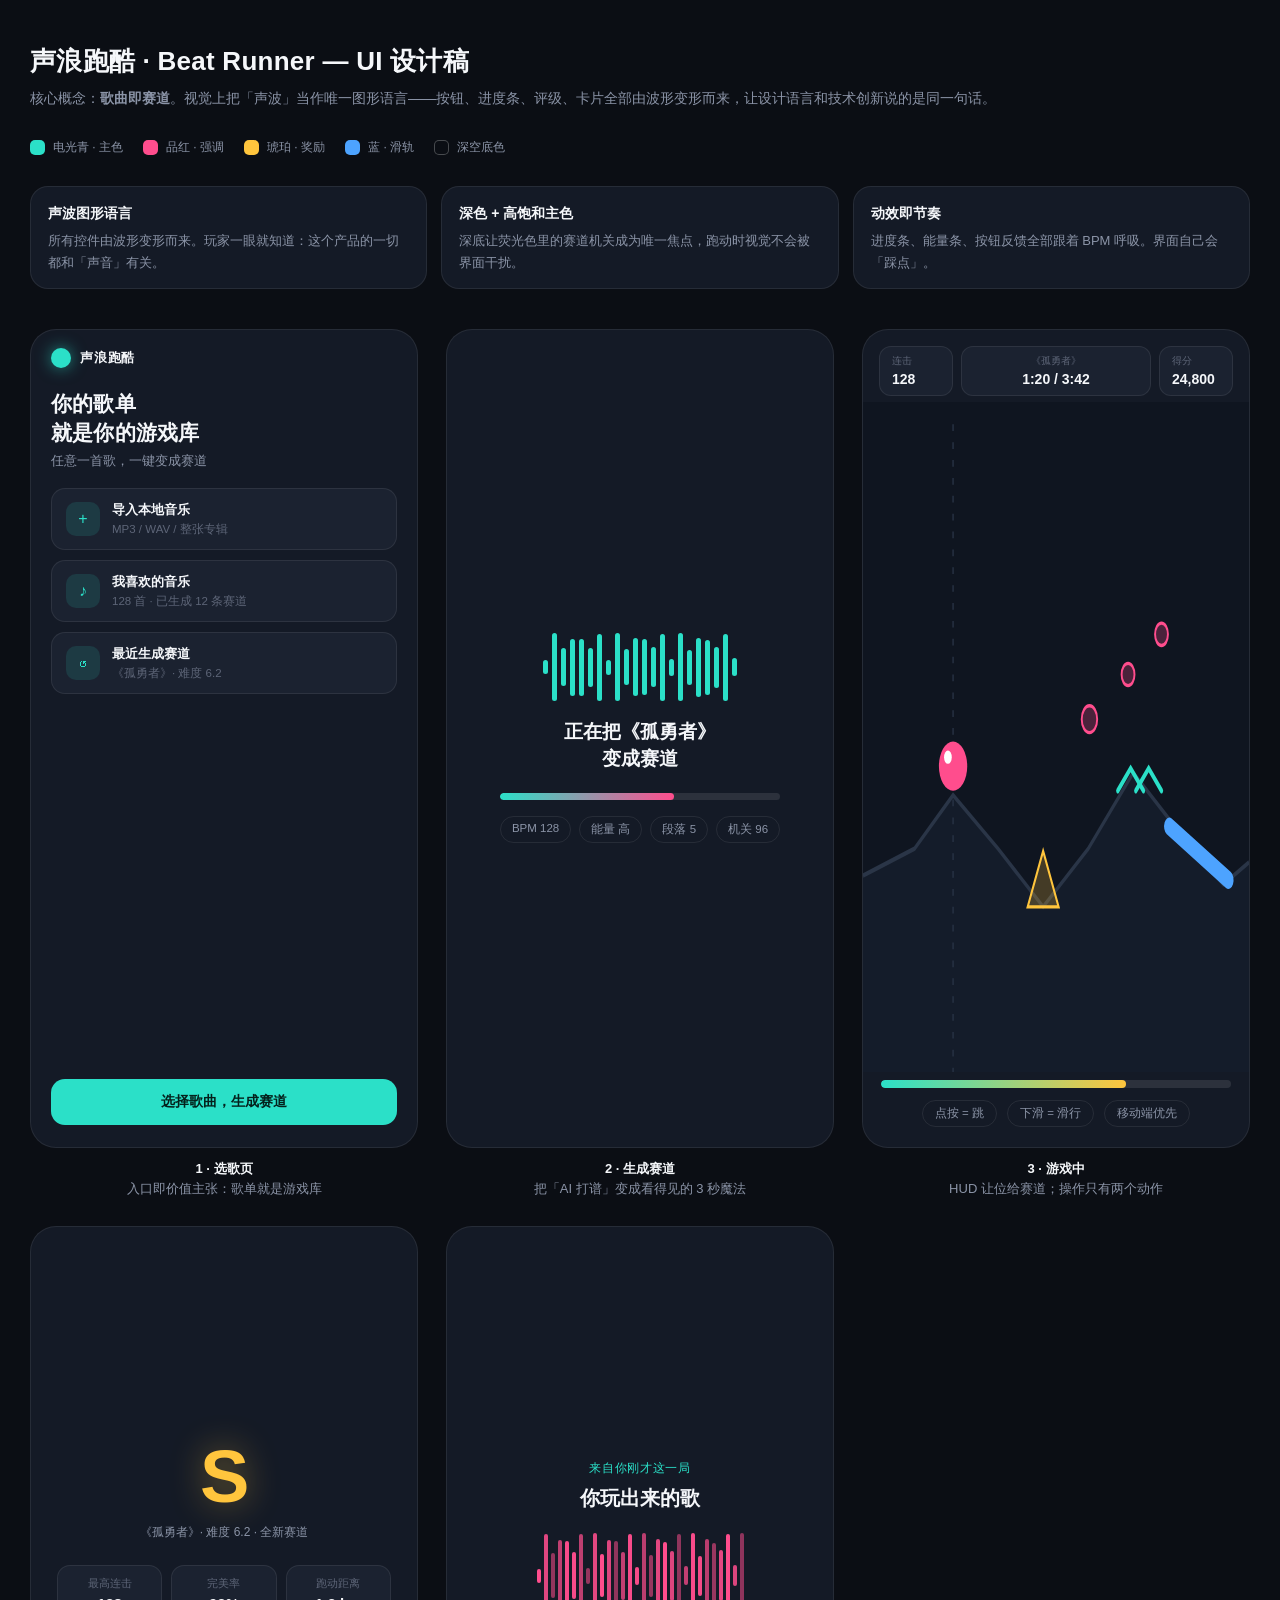
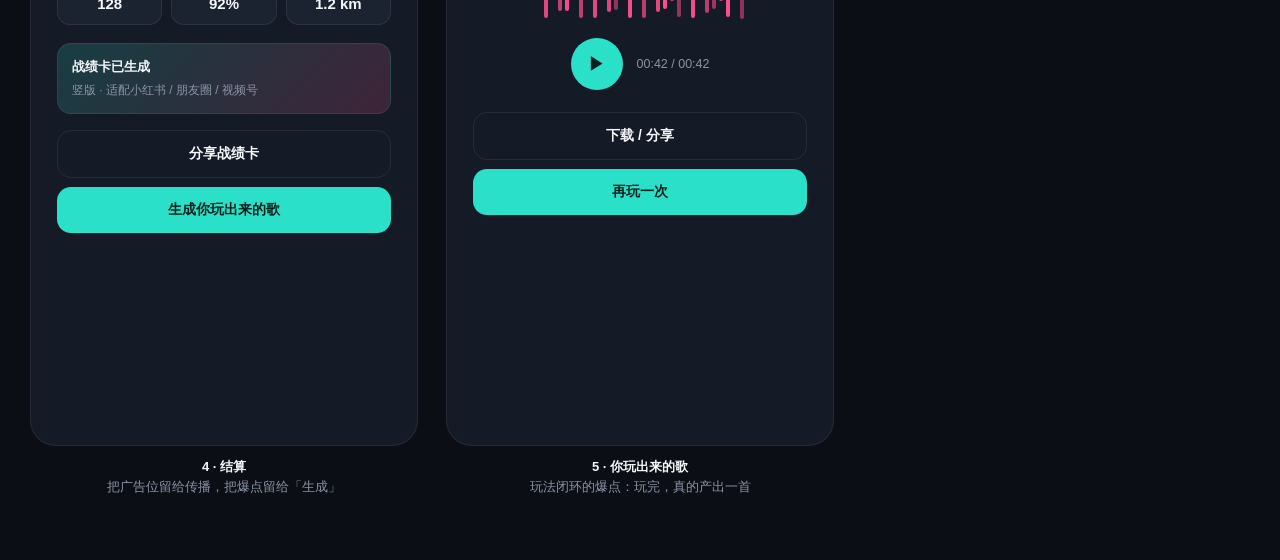
<file: 声浪跑酷-UI设计.html>
<!doctype html>
<html lang="zh-CN">
<head>
<meta charset="UTF-8" />
<meta name="viewport" content="width=device-width,initial-scale=1.0" />
<title>声浪跑酷 · UI 设计稿</title>
<style>
:root{
  --bg:#0B0E14; --surface:#141A26; --surface2:#1B2230; --line:rgba(255,255,255,.08);
  --ink:#F5F7FA; --muted:#8B94A7; --dim:#5D6577;
  --cyan:#2BE0C8; --pink:#FF4D8D; --amber:#FFC53D; --blue:#4DA3FF;
  --r:18px;
}
*{box-sizing:border-box}
body{margin:0;background:var(--bg);color:var(--ink);padding:44px 30px 64px;
  font-family:-apple-system,BlinkMacSystemFont,"PingFang SC","Microsoft YaHei",sans-serif;
  -webkit-font-smoothing:antialiased}
.wrap{max-width:1220px;margin:0 auto}
h1{font-size:26px;font-weight:600;margin:0 0 8px;letter-spacing:.01em}
.sub{color:var(--muted);font-size:14px;margin:0 0 30px;line-height:1.6}
.tokens{display:flex;flex-wrap:wrap;gap:20px;margin-bottom:30px;font-size:12px;color:var(--muted)}
.sw{display:flex;align-items:center;gap:8px}
.dot{width:15px;height:15px;border-radius:5px}
.lang{display:grid;grid-template-columns:repeat(auto-fit,minmax(250px,1fr));gap:14px;margin-bottom:40px}
.lang>div{background:var(--surface);border:1px solid var(--line);border-radius:var(--r);padding:15px 17px;font-size:13px;color:var(--muted);line-height:1.65}
.lang b{color:var(--ink);font-weight:600;display:block;margin-bottom:5px;font-size:14px}
.screens{display:grid;grid-template-columns:repeat(auto-fit,minmax(288px,1fr));gap:28px}
.shot .cap{font-size:13px;color:var(--muted);margin-top:12px;text-align:center}
.shot .cap b{color:var(--ink);font-weight:600;display:block;margin-bottom:2px}
.phone{width:100%;aspect-ratio:9/19;background:var(--surface);border:1px solid var(--line);
  border-radius:26px;overflow:hidden;position:relative;display:flex;flex-direction:column}
.phone.center{justify-content:center;align-items:center;padding:26px;text-align:center}
.p-top{display:flex;align-items:center;gap:9px;padding:18px 20px 8px;font-size:13px;font-weight:600;letter-spacing:.06em}
.logo{width:20px;height:20px;border-radius:50%;background:var(--cyan);box-shadow:0 0 16px rgba(43,224,200,.6)}
.p-body{padding:6px 20px;flex:1}
.p-body h2{font-size:21px;line-height:1.35;font-weight:600;margin:8px 0 6px;letter-spacing:.01em}
.p-sub{color:var(--muted);font-size:12.5px;margin:0 0 18px}
.list{display:flex;flex-direction:column;gap:10px}
.row{display:flex;align-items:center;gap:12px;background:var(--surface2);border:1px solid var(--line);
  border-radius:14px;padding:12px 14px}
.row .ic{width:34px;height:34px;flex:0 0 34px;border-radius:10px;display:grid;place-items:center;
  background:rgba(43,224,200,.12);color:var(--cyan);font-size:16px}
.row b{display:block;font-size:13px;font-weight:600}
.row small{color:var(--dim);font-size:11.5px}
.p-foot{padding:16px 20px 22px}
.btn{width:100%;border:none;border-radius:14px;padding:14px;font-size:14px;font-weight:600;
  background:var(--cyan);color:#04211C;font-family:inherit;cursor:pointer}
.btn.ghost{background:transparent;border:1px solid var(--line);color:var(--ink)}

.gen h3{font-size:19px;font-weight:600;line-height:1.4;margin:20px 0 18px}
.wave{display:flex;align-items:center;gap:4px;height:64px;justify-content:center}
.wave i{width:5px;border-radius:3px;background:var(--cyan);animation:w 1.15s ease-in-out infinite}
@keyframes w{0%,100%{transform:scaleY(.32)}50%{transform:scaleY(1)}}
.bar{height:7px;border-radius:4px;background:rgba(255,255,255,.1);margin:20px 0 16px;overflow:hidden}
.bar i{display:block;height:100%;border-radius:4px;background:linear-gradient(90deg,var(--cyan),var(--pink))}
.chips{display:flex;flex-wrap:wrap;gap:8px;justify-content:center}
.chips span{font-size:11.5px;color:var(--muted);border:1px solid var(--line);border-radius:999px;padding:5px 11px}

.phone.game{padding:0}
.hud{display:flex;justify-content:space-between;gap:8px;padding:16px 16px 6px}
.hud-c{background:var(--surface2);border:1px solid var(--line);border-radius:12px;padding:7px 12px;min-width:74px}
.hud-c.mid{flex:1;text-align:center}
.hud-c small{display:block;font-size:10px;color:var(--dim);margin-bottom:2px}
.hud-c b{font-size:14px;font-weight:600}
.lane{flex:1;display:block}
.lane svg{width:100%;height:100%;display:block}
.hud-b{padding:8px 18px 20px}
.energy{height:8px;border-radius:5px;background:rgba(255,255,255,.1);overflow:hidden;margin-bottom:12px}
.energy i{display:block;height:100%;border-radius:5px;background:linear-gradient(90deg,var(--cyan),var(--amber))}
.tips{display:flex;gap:10px;justify-content:center}
.tips span{font-size:11.5px;color:var(--muted);border:1px solid var(--line);border-radius:999px;padding:5px 12px}

.result .rank{font-size:74px;font-weight:700;line-height:1;color:var(--amber);
  text-shadow:0 0 34px rgba(255,197,61,.45);letter-spacing:-.02em}
.result .rank-sub{color:var(--muted);font-size:12px;margin:10px 0 24px}
.cells{display:flex;gap:9px;width:100%;margin-bottom:18px}
.cells>div{flex:1;background:var(--surface2);border:1px solid var(--line);border-radius:13px;padding:11px 8px}
.cells small{display:block;font-size:10.5px;color:var(--dim);margin-bottom:4px}
.cells b{font-size:15px;font-weight:600}
.card-preview{width:100%;border-radius:14px;padding:14px;margin-bottom:16px;
  background:linear-gradient(135deg,rgba(43,224,200,.18),rgba(255,77,141,.18));border:1px solid var(--line);
  font-size:12px;color:var(--muted);text-align:left}
.card-preview b{color:var(--ink);font-size:13px;display:block;margin-bottom:6px}
.btns{display:flex;flex-direction:column;gap:9px;width:100%}

.song .tag{font-size:11.5px;color:var(--cyan);letter-spacing:.06em}
.song h3{font-size:20px;font-weight:600;margin:9px 0 22px}
.waveform{display:flex;align-items:center;justify-content:center;gap:3px;height:84px;width:100%;margin-bottom:20px}
.waveform i{width:4px;border-radius:2px;background:var(--pink);opacity:.85}
.play-row{display:flex;align-items:center;gap:14px;margin-bottom:22px}
.play{width:52px;height:52px;border-radius:50%;border:none;background:var(--cyan);color:#04211C;
  font-size:18px;cursor:pointer}
.play-row span{font-size:12.5px;color:var(--muted)}
</style>
</head>
<body>
<div class="wrap">
  <h1>声浪跑酷 · Beat Runner — UI 设计稿</h1>
  <p class="sub">核心概念：<b>歌曲即赛道</b>。视觉上把「声波」当作唯一图形语言——按钮、进度条、评级、卡片全部由波形变形而来，让设计语言和技术创新说的是同一句话。</p>

  <div class="tokens">
    <span class="sw"><span class="dot" style="background:#2BE0C8"></span>电光青 · 主色</span>
    <span class="sw"><span class="dot" style="background:#FF4D8D"></span>品红 · 强调</span>
    <span class="sw"><span class="dot" style="background:#FFC53D"></span>琥珀 · 奖励</span>
    <span class="sw"><span class="dot" style="background:#4DA3FF"></span>蓝 · 滑轨</span>
    <span class="sw"><span class="dot" style="background:#0B0E14;border:1px solid rgba(255,255,255,.25)"></span>深空底色</span>
  </div>

  <div class="lang">
    <div><b>声波图形语言</b>所有控件由波形变形而来。玩家一眼就知道：这个产品的一切都和「声音」有关。</div>
    <div><b>深色 + 高饱和主色</b>深底让荧光色里的赛道机关成为唯一焦点，跑动时视觉不会被界面干扰。</div>
    <div><b>动效即节奏</b>进度条、能量条、按钮反馈全部跟着 BPM 呼吸。界面自己会「踩点」。</div>
  </div>

  <div class="screens">

    <div class="shot">
      <div class="phone">
        <div class="p-top"><span class="logo"></span>声浪跑酷</div>
        <div class="p-body">
          <h2>你的歌单<br>就是你的游戏库</h2>
          <p class="p-sub">任意一首歌，一键变成赛道</p>
          <div class="list">
            <div class="row"><span class="ic">+</span><div><b>导入本地音乐</b><small>MP3 / WAV / 整张专辑</small></div></div>
            <div class="row"><span class="ic">♪</span><div><b>我喜欢的音乐</b><small>128 首 · 已生成 12 条赛道</small></div></div>
            <div class="row"><span class="ic">↺</span><div><b>最近生成赛道</b><small>《孤勇者》· 难度 6.2</small></div></div>
          </div>
        </div>
        <div class="p-foot"><button class="btn">选择歌曲，生成赛道</button></div>
      </div>
      <div class="cap"><b>1 · 选歌页</b>入口即价值主张：歌单就是游戏库</div>
    </div>

    <div class="shot">
      <div class="phone center">
        <div class="gen">
          <div class="wave" data-bars="22" data-anim="1"></div>
          <h3>正在把《孤勇者》<br>变成赛道</h3>
          <div class="bar"><i style="width:62%"></i></div>
          <div class="chips"><span>BPM 128</span><span>能量 高</span><span>段落 5</span><span>机关 96</span></div>
        </div>
      </div>
      <div class="cap"><b>2 · 生成赛道</b>把「AI 打谱」变成看得见的 3 秒魔法</div>
    </div>

    <div class="shot">
      <div class="phone game">
        <div class="hud">
          <div class="hud-c"><small>连击</small><b>128</b></div>
          <div class="hud-c mid"><small>《孤勇者》</small><b>1:20 / 3:42</b></div>
          <div class="hud-c"><small>得分</small><b>24,800</b></div>
        </div>
        <div class="lane">
          <svg viewBox="0 0 300 300" preserveAspectRatio="none" aria-label="游戏赛道">
            <rect x="0" y="0" width="300" height="300" fill="#0F1520"/>
            <polygon points="0,212 40,200 70,176 105,200 140,226 175,200 210,166 245,192 280,216 300,206 300,300 0,300" fill="#141C2A"/>
            <polyline points="0,212 40,200 70,176 105,200 140,226 175,200 210,166 245,192 280,216 300,206" fill="none" stroke="#2A3547" stroke-width="2"/>
            <line x1="70" y1="10" x2="70" y2="300" stroke="#2A3547" stroke-width="1" stroke-dasharray="3 5"/>
            <circle cx="70" cy="163" r="11" fill="#FF4D8D"/>
            <circle cx="66" cy="159" r="3" fill="#fff"/>
            <polygon points="128,226 152,226 140,201" fill="rgba(255,197,61,.22)" stroke="#FFC53D" stroke-width="1.5"/>
            <polyline points="198,174 208,164 218,174" fill="none" stroke="#2BE0C8" stroke-width="2.5" stroke-linecap="round"/>
            <polyline points="212,174 222,164 232,174" fill="none" stroke="#2BE0C8" stroke-width="2.5" stroke-linecap="round"/>
            <line x1="238" y1="190" x2="284" y2="214" stroke="#4DA3FF" stroke-width="8" stroke-linecap="round"/>
            <circle cx="176" cy="142" r="6" fill="rgba(255,77,141,.25)" stroke="#FF4D8D" stroke-width="1.5"/>
            <circle cx="206" cy="122" r="5" fill="rgba(255,77,141,.25)" stroke="#FF4D8D" stroke-width="1.5"/>
            <circle cx="232" cy="104" r="5" fill="rgba(255,77,141,.25)" stroke="#FF4D8D" stroke-width="1.5"/>
          </svg>
        </div>
        <div class="hud-b">
          <div class="energy"><i style="width:70%"></i></div>
          <div class="tips"><span>点按 = 跳</span><span>下滑 = 滑行</span><span>移动端优先</span></div>
        </div>
      </div>
      <div class="cap"><b>3 · 游戏中</b>HUD 让位给赛道；操作只有两个动作</div>
    </div>

    <div class="shot">
      <div class="phone center">
        <div class="result" style="width:100%">
          <div class="rank">S</div>
          <div class="rank-sub">《孤勇者》· 难度 6.2 · 全新赛道</div>
          <div class="cells">
            <div><small>最高连击</small><b>128</b></div>
            <div><small>完美率</small><b>92%</b></div>
            <div><small>跑动距离</small><b>1.2 km</b></div>
          </div>
          <div class="card-preview"><b>战绩卡已生成</b>竖版 · 适配小红书 / 朋友圈 / 视频号</div>
          <div class="btns">
            <button class="btn ghost">分享战绩卡</button>
            <button class="btn">生成你玩出来的歌</button>
          </div>
        </div>
      </div>
      <div class="cap"><b>4 · 结算</b>把广告位留给传播，把爆点留给「生成」</div>
    </div>

    <div class="shot">
      <div class="phone center">
        <div class="song" style="width:100%">
          <span class="tag">来自你刚才这一局</span>
          <h3>你玩出来的歌</h3>
          <div class="waveform" data-bars="30" data-anim="0"></div>
          <div class="play-row" style="justify-content:center">
            <button class="play">▶</button><span>00:42 / 00:42</span>
          </div>
          <div class="btns">
            <button class="btn ghost">下载 / 分享</button>
            <button class="btn">再玩一次</button>
          </div>
        </div>
      </div>
      <div class="cap"><b>5 · 你玩出来的歌</b>玩法闭环的爆点：玩完，真的产出一首</div>
    </div>

  </div>
</div>
<script>
document.querySelectorAll('[data-bars]').forEach(function(el){
  var n=+el.dataset.bars, anim=el.dataset.anim==='1';
  for(var i=0;i<n;i++){
    var b=document.createElement('i');
    var h=Math.round(14+Math.abs(Math.sin(i*1.35))*0.86*(el.classList.contains('waveform')?84:64));
    b.style.height=h+'px';
    b.style.transformOrigin='center';
    if(anim){b.style.animationDelay=(i*0.045)+'s';}
    else{b.style.opacity=(0.45+Math.abs(Math.cos(i*0.7))*0.55).toFixed(2);}
    el.appendChild(b);
  }
});
</script>
</body>
</html>
</file>
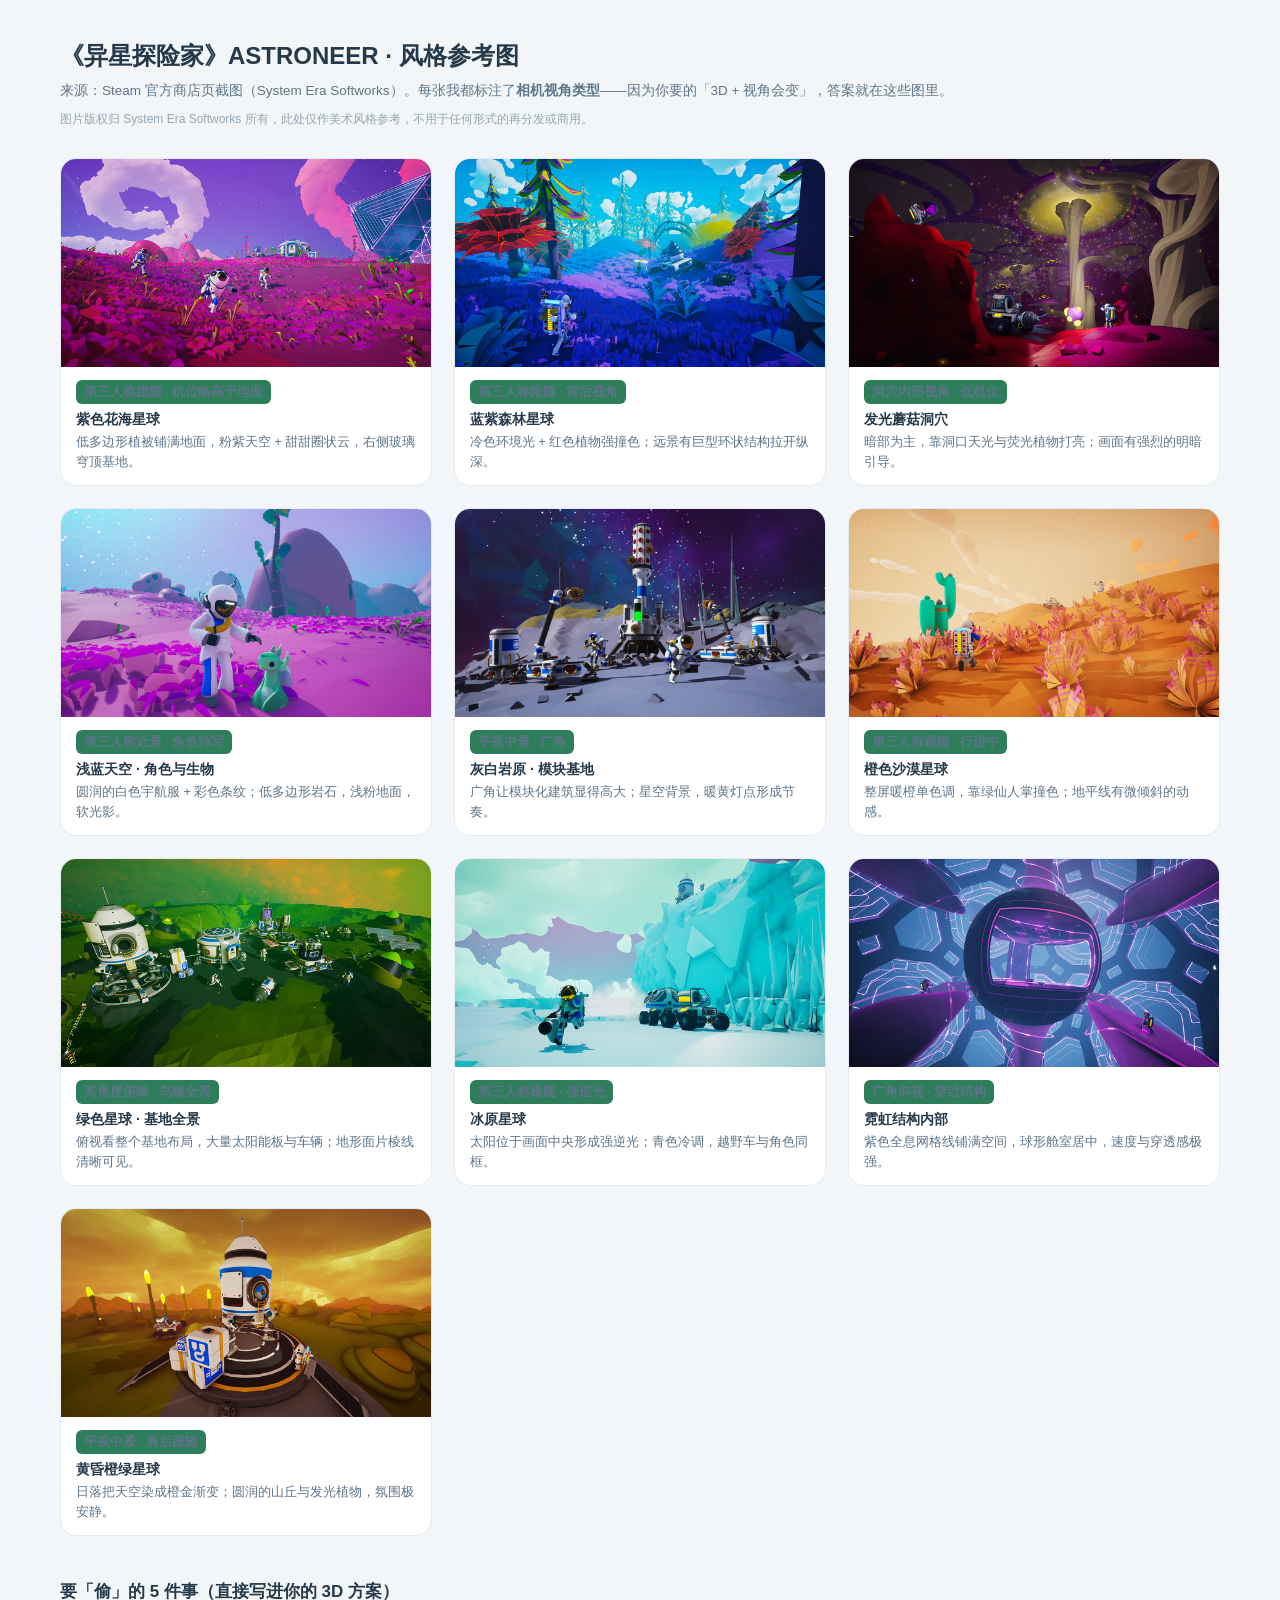
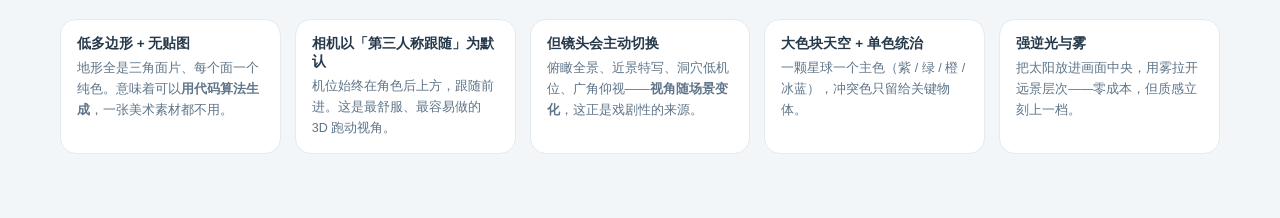
<file: 异星探险家-参考图.html>
<!doctype html>
<html lang="zh-CN">
<head>
<meta charset="UTF-8" />
<meta name="viewport" content="width=device-width,initial-scale=1.0" />
<title>《异星探险家》Astroneer · 风格参考图</title>
<style>
:root{--page:#F2F6F9;--card:#fff;--line:#E4EBF0;--ink:#26394B;--ink2:#5E7488;--dim:#93A6B5;--r:16px}
*{box-sizing:border-box}
body{margin:0;background:var(--page);color:var(--ink);padding:40px 28px 64px;
  font-family:-apple-system,BlinkMacSystemFont,"PingFang SC","Microsoft YaHei",sans-serif;-webkit-font-smoothing:antialiased}
.wrap{max-width:1160px;margin:0 auto}
h1{font-size:24px;font-weight:600;margin:0 0 8px}
.sub{color:var(--ink2);font-size:13.5px;margin:0 0 8px;line-height:1.7}
.note{color:var(--dim);font-size:12px;margin:0 0 30px}
.grid{display:grid;grid-template-columns:repeat(auto-fit,minmax(300px,1fr));gap:22px;margin-bottom:44px}
.item{background:var(--card);border:1px solid var(--line);border-radius:var(--r);overflow:hidden}
.item img{width:100%;display:block;aspect-ratio:16/9;object-fit:cover}
.meta{padding:13px 15px}
.meta b{display:block;font-size:14px;font-weight:600;margin-bottom:3px}
.meta span{font-size:12.5px;color:var(--ink2);line-height:1.6}
.cam{display:inline-block;font-size:11.5px;font-weight:600;color:#fff;background:#2E7D5B;border-radius:6px;padding:2px 8px;margin-bottom:7px}
h2{font-size:17px;font-weight:600;margin:0 0 16px}
.take{display:grid;grid-template-columns:repeat(auto-fit,minmax(212px,1fr));gap:14px}
.take>div{background:var(--card);border:1px solid var(--line);border-radius:var(--r);padding:15px 16px}
.take b{display:block;font-size:13.5px;font-weight:600;margin-bottom:5px}
.take span{font-size:12.5px;color:var(--ink2);line-height:1.65}
</style>
</head>
<body>
<div class="wrap">
  <h1>《异星探险家》ASTRONEER · 风格参考图</h1>
  <p class="sub">来源：Steam 官方商店页截图（System Era Softworks）。每张我都标注了<b>相机视角类型</b>——因为你要的「3D + 视角会变」，答案就在这些图里。</p>
  <p class="note">图片版权归 System Era Softworks 所有，此处仅作美术风格参考，不用于任何形式的再分发或商用。</p>

  <div class="grid">
    <div class="item"><img src="astroneer-ref/shot01.jpg" alt="紫色花海星球" />
      <div class="meta"><span class="cam">第三人称跟随 · 机位略高于地面</span><b>紫色花海星球</b><span>低多边形植被铺满地面，粉紫天空 + 甜甜圈状云，右侧玻璃穹顶基地。</span></div></div>

    <div class="item"><img src="astroneer-ref/shot02.jpg" alt="蓝紫森林星球" />
      <div class="meta"><span class="cam">第三人称跟随 · 背后视角</span><b>蓝紫森林星球</b><span>冷色环境光 + 红色植物强撞色；远景有巨型环状结构拉开纵深。</span></div></div>

    <div class="item"><img src="astroneer-ref/shot03.jpg" alt="蘑菇洞穴" />
      <div class="meta"><span class="cam">洞穴内部视角 · 低机位</span><b>发光蘑菇洞穴</b><span>暗部为主，靠洞口天光与荧光植物打亮；画面有强烈的明暗引导。</span></div></div>

    <div class="item"><img src="astroneer-ref/shot04.jpg" alt="角色近景" />
      <div class="meta"><span class="cam">第三人称近景 · 角色特写</span><b>浅蓝天空 · 角色与生物</b><span>圆润的白色宇航服 + 彩色条纹；低多边形岩石，浅粉地面，软光影。</span></div></div>

    <div class="item"><img src="astroneer-ref/shot05.jpg" alt="灰白岩原基地" />
      <div class="meta"><span class="cam">平视中景 · 广角</span><b>灰白岩原 · 模块基地</b><span>广角让模块化建筑显得高大；星空背景，暖黄灯点形成节奏。</span></div></div>

    <div class="item"><img src="astroneer-ref/shot06.jpg" alt="橙色沙漠星球" />
      <div class="meta"><span class="cam">第三人称跟随 · 行进中</span><b>橙色沙漠星球</b><span>整屏暖橙单色调，靠绿仙人掌撞色；地平线有微倾斜的动感。</span></div></div>

    <div class="item"><img src="astroneer-ref/shot07.jpg" alt="绿色星球基地俯瞰" />
      <div class="meta"><span class="cam">高角度俯瞰 · 鸟瞰全景</span><b>绿色星球 · 基地全景</b><span>俯视看整个基地布局，大量太阳能板与车辆；地形面片棱线清晰可见。</span></div></div>

    <div class="item"><img src="astroneer-ref/shot08.jpg" alt="冰原星球" />
      <div class="meta"><span class="cam">第三人称跟随 · 强逆光</span><b>冰原星球</b><span>太阳位于画面中央形成强逆光；青色冷调，越野车与角色同框。</span></div></div>

    <div class="item"><img src="astroneer-ref/shot09.jpg" alt="霓虹结构内部" />
      <div class="meta"><span class="cam">广角仰视 · 穿过结构</span><b>霓虹结构内部</b><span>紫色全息网格线铺满空间，球形舱室居中，速度与穿透感极强。</span></div></div>

    <div class="item"><img src="astroneer-ref/shot10.jpg" alt="黄昏星球基地" />
      <div class="meta"><span class="cam">平视中景 · 肩后跟随</span><b>黄昏橙绿星球</b><span>日落把天空染成橙金渐变；圆润的山丘与发光植物，氛围极安静。</span></div></div>
  </div>

  <h2>要「偷」的 5 件事（直接写进你的 3D 方案）</h2>
  <div class="take">
    <div><b>低多边形 + 无贴图</b><span>地形全是三角面片、每个面一个纯色。意味着可以<strong>用代码算法生成</strong>，一张美术素材都不用。</span></div>
    <div><b>相机以「第三人称跟随」为默认</b><span>机位始终在角色后上方，跟随前进。这是最舒服、最容易做的 3D 跑动视角。</span></div>
    <div><b>但镜头会主动切换</b><span>俯瞰全景、近景特写、洞穴低机位、广角仰视——<strong>视角随场景变化</strong>，这正是戏剧性的来源。</span></div>
    <div><b>大色块天空 + 单色统治</b><span>一颗星球一个主色（紫 / 绿 / 橙 / 冰蓝），冲突色只留给关键物体。</span></div>
    <div><b>强逆光与雾</b><span>把太阳放进画面中央，用雾拉开远景层次——零成本，但质感立刻上一档。</span></div>
  </div>
</div>
</body>
</html>
</file>
<file: causeway-visual.css>
/* Galactic Rap reference, 1060 × 594. Keep this theme scoped to the running game. */
body.causeway-visual {--u:min(calc(100vw / 1060),calc(100dvh / 594));background:#0b1030}
.causeway-visual .hudLayer,.causeway-visual #cwhud {--px:var(--u)}
.causeway-visual .music {left:calc(24 * var(--u));top:0;width:calc(267 * var(--u));height:calc(96 * var(--u));padding:calc(18 * var(--u));gap:calc(16 * var(--u));border:0;border-radius:calc(24 * var(--u));background:rgba(16,30,60,.25);box-shadow:none;backdrop-filter:none}
.causeway-visual .music .cover {width:calc(60 * var(--u));height:calc(60 * var(--u));border-radius:calc(12 * var(--u))}
.causeway-visual .music .meta .t {font-size:calc(22 * var(--u));letter-spacing:.015em}
.causeway-visual .music .meta .a {font-size:calc(14 * var(--u));margin-top:calc(2 * var(--u))}
.causeway-visual .music .meta .time {font-size:calc(13 * var(--u));margin-top:calc(5 * var(--u))}
.causeway-visual .wave {height:calc(12 * var(--u));gap:calc(2 * var(--u));margin-top:calc(4 * var(--u))}
.causeway-visual .wave i {width:calc(2 * var(--u));max-height:calc(12 * var(--u))}
.causeway-visual .hud.cwhint {left:54%;top:calc(38 * var(--u));height:calc(49 * var(--u));padding:calc(12 * var(--u)) calc(23 * var(--u));border:0;border-radius:calc(24 * var(--u));font-size:calc(16 * var(--u));background:rgba(34,54,99,.48);box-shadow:none;opacity:1;white-space:nowrap}
.causeway-visual .hud.cwhint kbd {font-size:calc(16 * var(--u));padding:calc(1 * var(--u)) calc(9 * var(--u));border-radius:calc(5 * var(--u));margin:0 calc(4 * var(--u))}
.causeway-visual .hud.cwhint em {font-size:calc(24 * var(--u));margin-left:calc(10 * var(--u))}
.causeway-visual .cwres {right:calc(43 * var(--u));bottom:calc(35 * var(--u))}
.causeway-visual .cwres b {width:calc(98 * var(--u));height:calc(98 * var(--u));font-size:calc(20 * var(--u));border:calc(2 * var(--u)) solid rgba(194,225,255,.45);background:linear-gradient(145deg,rgba(158,205,238,.32),rgba(189,69,207,.23));box-shadow:inset 0 0 calc(22 * var(--u)) rgba(205,164,245,.18);cursor:pointer}
.causeway-visual .cwres b.on {background:rgba(235,92,238,.55);border-color:#ffc1ff;box-shadow:0 0 calc(32 * var(--u)) #b44fc0}
.causeway-visual #cwhud .sc {right:calc(26 * var(--u));top:calc(3 * var(--u))}
.causeway-visual #cwhud .sc b {font-size:calc(42 * var(--u))}
.causeway-visual #cwhud .sc s {font-size:calc(17 * var(--u));margin-top:calc(5 * var(--u))}
.causeway-visual #cwhud .orb {right:calc(27 * var(--u));top:calc(92 * var(--u));font-size:calc(18 * var(--u))}
.causeway-visual #cwhud .cmb {left:calc(27 * var(--u));top:calc(385 * var(--u))}
.causeway-visual #cwhud .cmb b {font-size:calc(76 * var(--u));font-weight:700}
.causeway-visual #cwhud .cmb s {font-size:calc(15 * var(--u));letter-spacing:.25em;color:#d2d8e4}
.causeway-visual #cwhud .ly {left:calc(27 * var(--u));top:auto;bottom:calc(22 * var(--u));gap:calc(8 * var(--u))}
.causeway-visual #cwhud .ly b {padding:calc(4 * var(--u)) calc(15 * var(--u));font-size:calc(18 * var(--u));letter-spacing:.07em;background:rgba(128,89,155,.27);border-color:rgba(213,179,255,.24);line-height:1.3}
.causeway-visual #cwhud .ly .lo.on {background:rgba(62,121,193,.65);box-shadow:0 0 calc(14 * var(--u)) rgba(101,140,255,.25)}
.causeway-visual #cwhud .bar,.causeway-visual #beatbar,.causeway-visual #cwmech .lane {display:none}
.causeway-visual #cwhud .jd {top:56%;font-size:calc(40 * var(--u))}
.causeway-visual #stage::after {content:"";position:absolute;inset:0;pointer-events:none;background:radial-gradient(ellipse at 53% 91%,rgba(208,94,245,.14),transparent 28%),radial-gradient(ellipse at 9% 61%,rgba(142,70,244,.15),transparent 33%)}
#cwlyrics {display:none;position:fixed;z-index:11;left:71.2%;top:calc(119 * var(--u));width:27.5%;pointer-events:none;color:#b4b1c8}
.causeway-visual #cwlyrics {display:block}
#cwlyrics p {height:calc(51 * var(--u));line-height:calc(51 * var(--u));white-space:nowrap;font-size:calc(23 * var(--u));font-weight:600;letter-spacing:.035em;opacity:.75;text-shadow:0 0 calc(3 * var(--u)) rgba(180,156,232,.4)}
#cwlyrics p.active {font-size:calc(34 * var(--u));font-weight:700;color:#fff;opacity:1;text-shadow:0 0 calc(8 * var(--u)) #f08ae8,0 0 calc(20 * var(--u)) #ee35db}
#cwlyrics p.distant {opacity:.40}
#cwlyrics .lyric-axis {position:absolute;left:calc(-28 * var(--u));top:0;height:calc(244 * var(--u));width:calc(2 * var(--u));background:linear-gradient(transparent,rgba(249,137,255,.55),transparent)}
#cwlyrics .lyric-axis i {position:absolute;left:calc(-5 * var(--u));top:calc(118 * var(--u));width:calc(12 * var(--u));height:calc(12 * var(--u));border-radius:50%;background:#fff0ff;box-shadow:0 0 calc(9 * var(--u)) #ff8cff,0 0 calc(22 * var(--u)) #fb5af5}
@media (max-aspect-ratio:4/3) {#cwlyrics{left:66%;width:33%}#cwlyrics p{font-size:calc(18 * var(--u))}#cwlyrics p.active{font-size:calc(24 * var(--u))}.causeway-visual .hud.cwhint{top:calc(103 * var(--u));left:50%}}
@media (prefers-reduced-motion:reduce){.causeway-visual .cwres b{transition:none}}
.causeway-visual .hud.cwhint {width:calc(492 * var(--u));gap:calc(8 * var(--u));justify-content:center;padding-left:calc(14 * var(--u));padding-right:calc(14 * var(--u))}
.causeway-visual .hud.cwhint kbd {margin:0;font-size:calc(16 * var(--u));padding-left:calc(8 * var(--u));padding-right:calc(8 * var(--u))}
.causeway-visual #stage::after {background:radial-gradient(ellipse at 50% 93%,rgba(202,132,229,.21),transparent 23%),radial-gradient(ellipse at 9% 74%,rgba(130,56,240,.24),transparent 32%)}
.causeway-visual .hud.cwhint {gap:calc(12 * var(--u))}
@media (orientation:portrait) {
  body.causeway-visual {--u:calc(100vw / 680)}
  .causeway-visual #cwhud .cmb {top:auto;bottom:calc(160 * var(--u))}
  .causeway-visual .music {width:calc(350 * var(--u))}
  .causeway-visual .hud.cwhint {width:94vw;top:calc(112 * var(--u));gap:calc(7 * var(--u))}
  #cwlyrics {left:54%;top:24%;width:44%}
  #cwlyrics p {font-size:calc(20 * var(--u));height:calc(44 * var(--u));line-height:calc(44 * var(--u))}
  #cwlyrics p.active {font-size:calc(26 * var(--u))}
  #cwlyrics .lyric-axis {left:calc(-14 * var(--u))}
}
#songsel .hint a{color:#b4ecff;text-decoration:underline;text-underline-offset:3px}
/* 英文长唱句在原右侧歌词栏内折成短行；位置、渐隐和发光沿用原画廊。 */
.causeway-visual.vocal-english #cwlyrics p{display:flex;align-items:center;width:100%;overflow:hidden;white-space:normal;line-height:calc(21 * var(--u));font-size:calc(16 * var(--u))}
.causeway-visual.vocal-english #cwlyrics p.active{font-size:calc(22 * var(--u));line-height:calc(24 * var(--u))}
</file>
